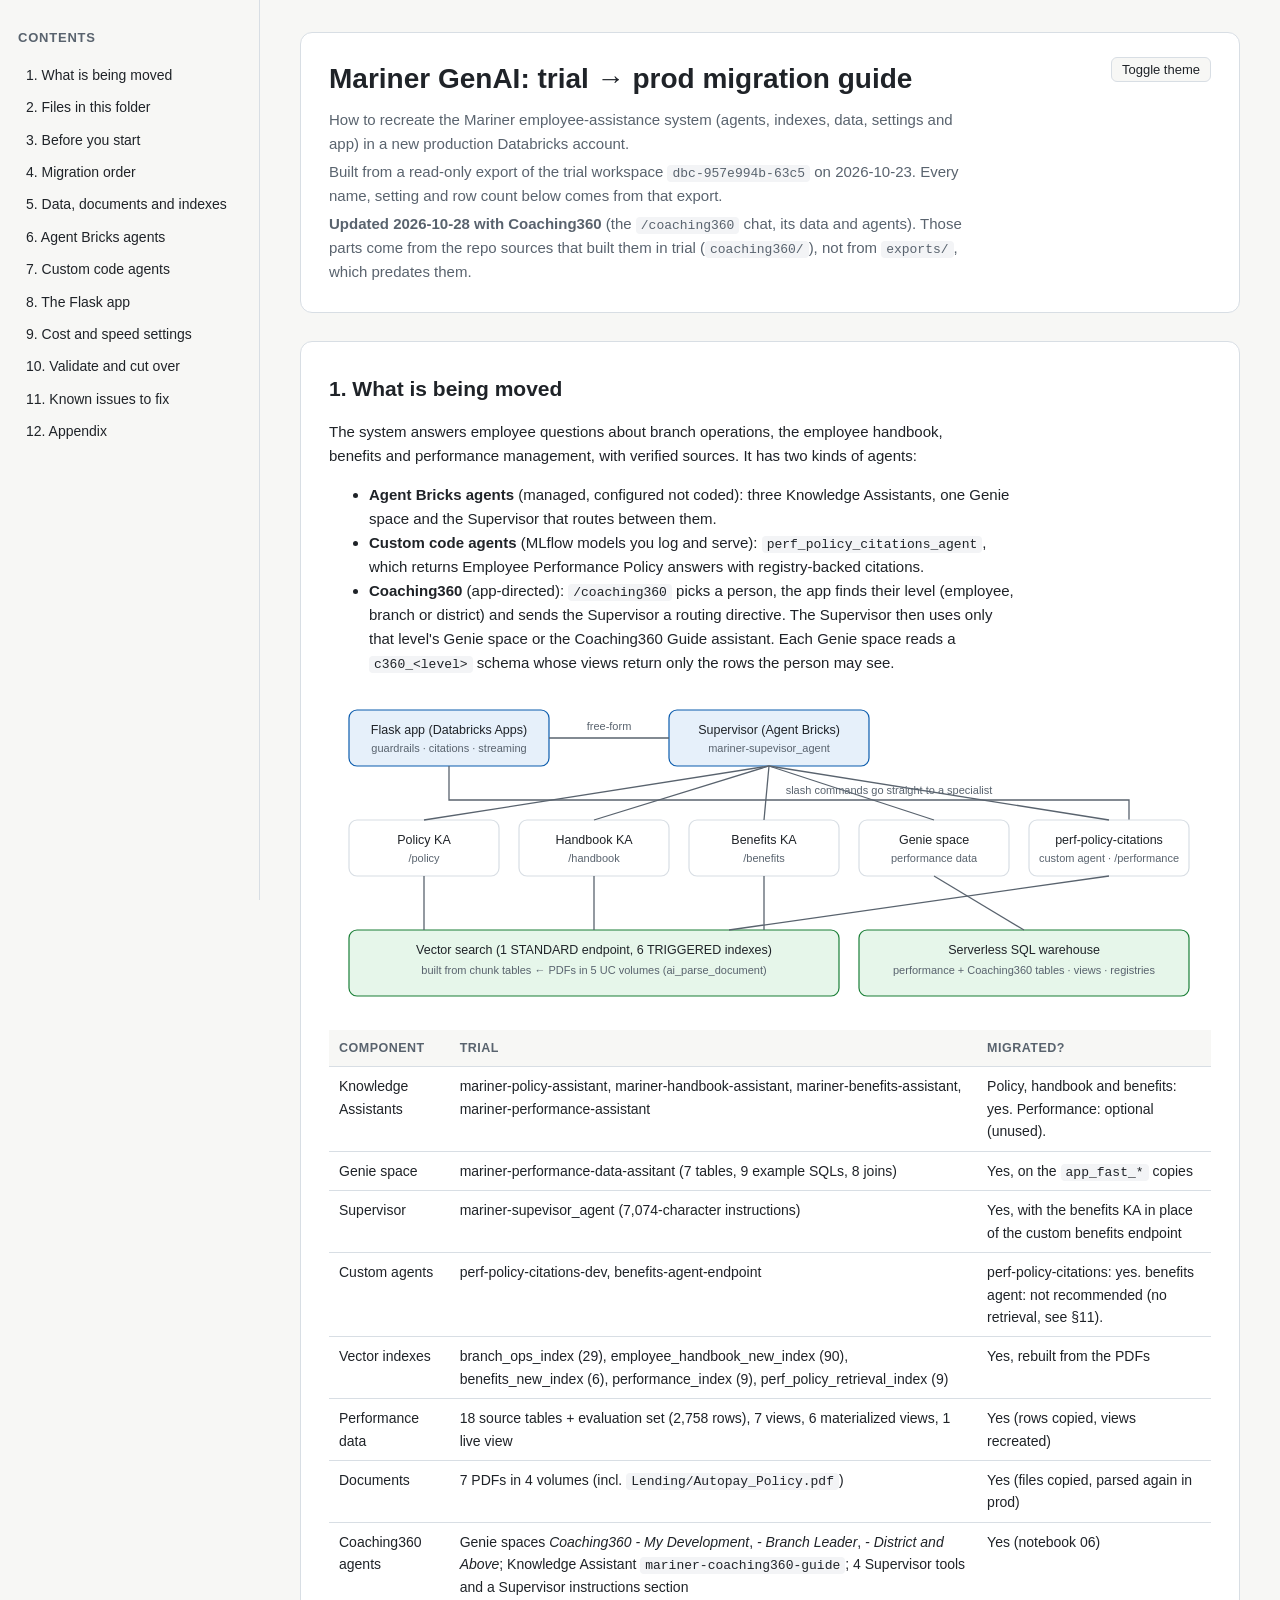
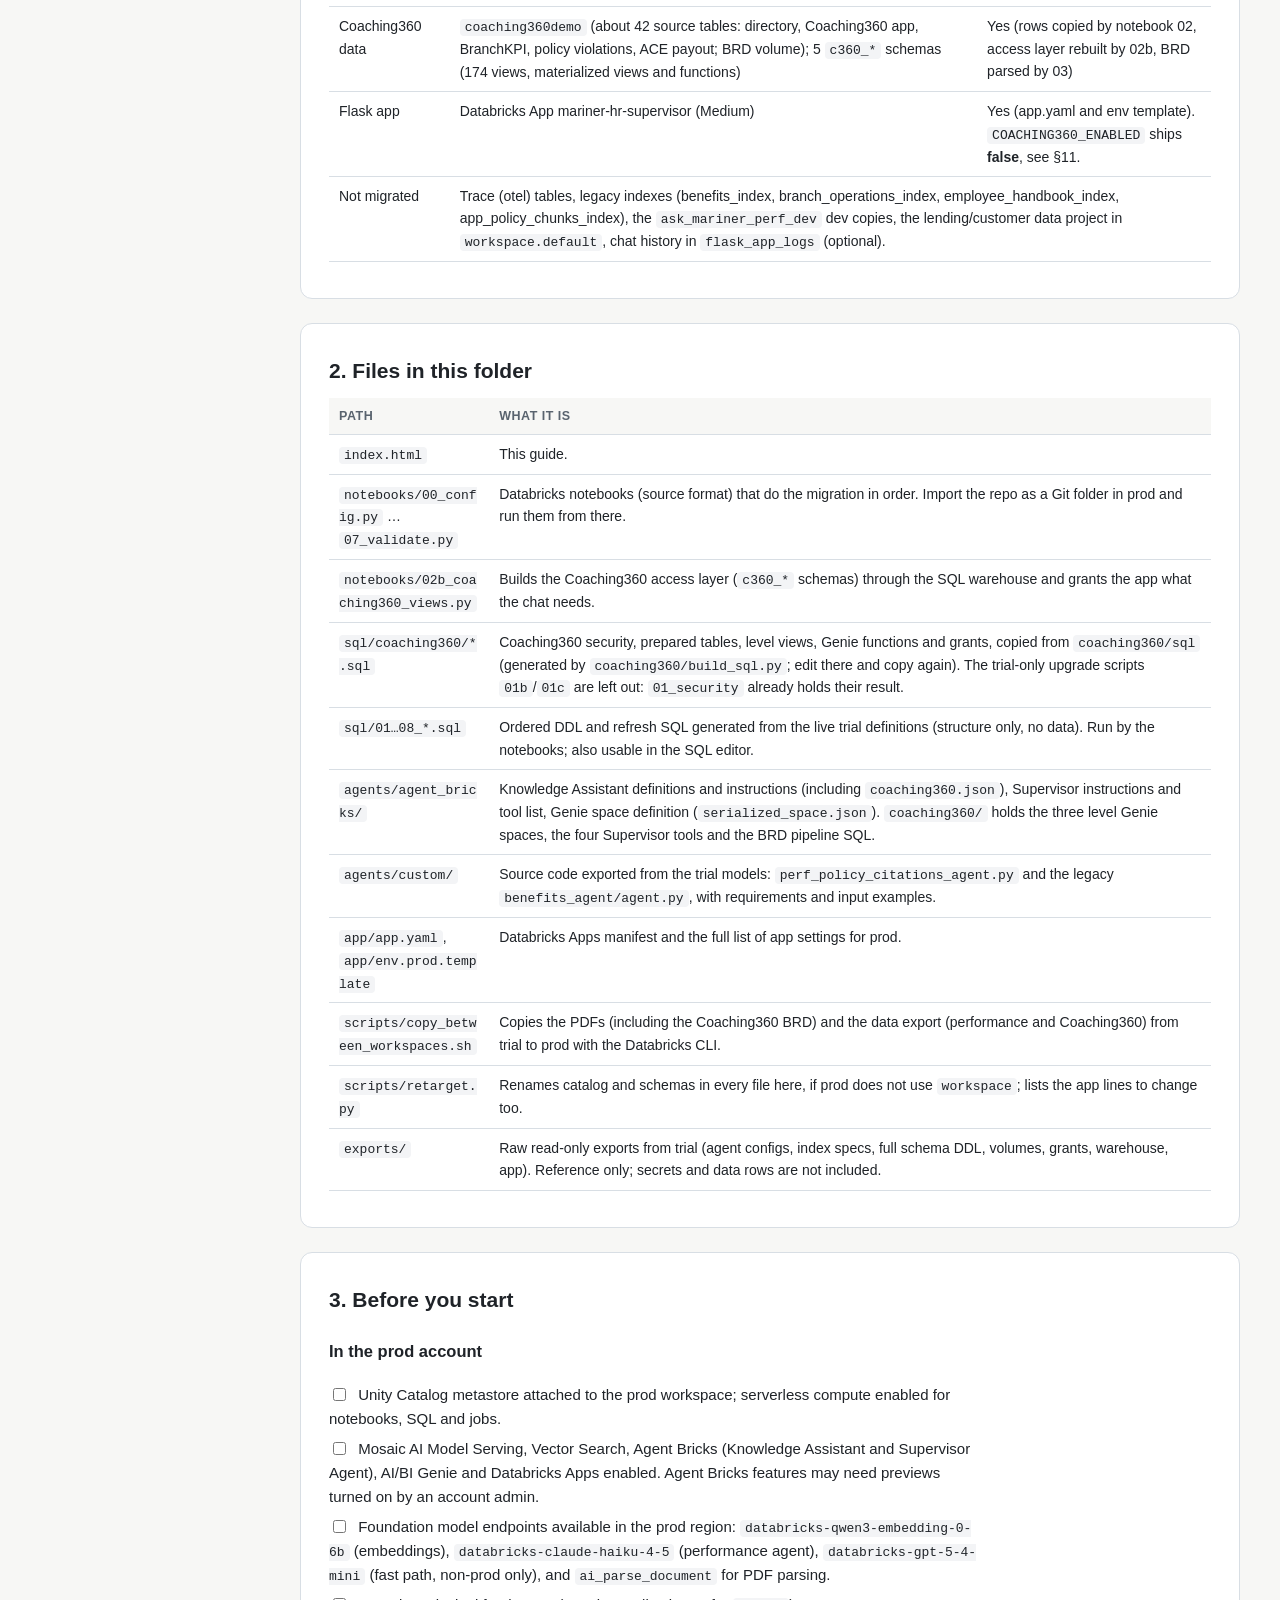
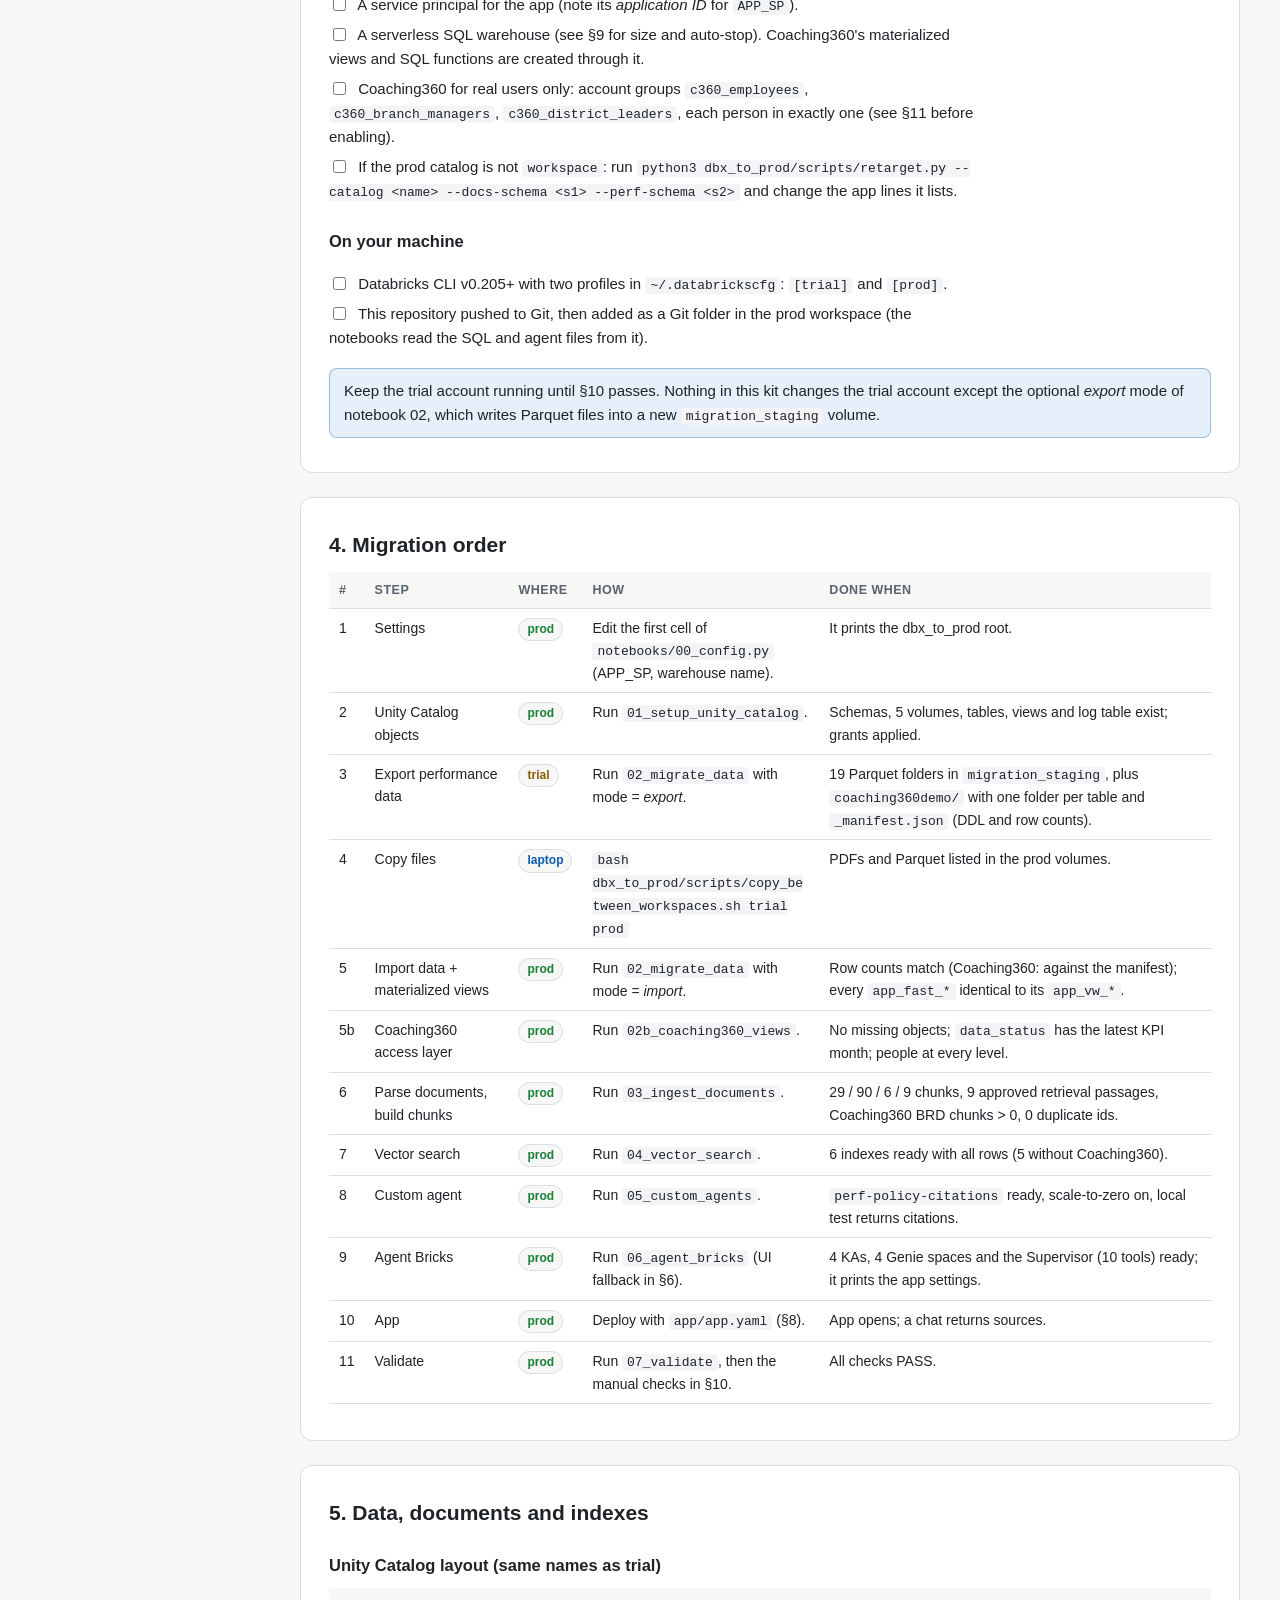
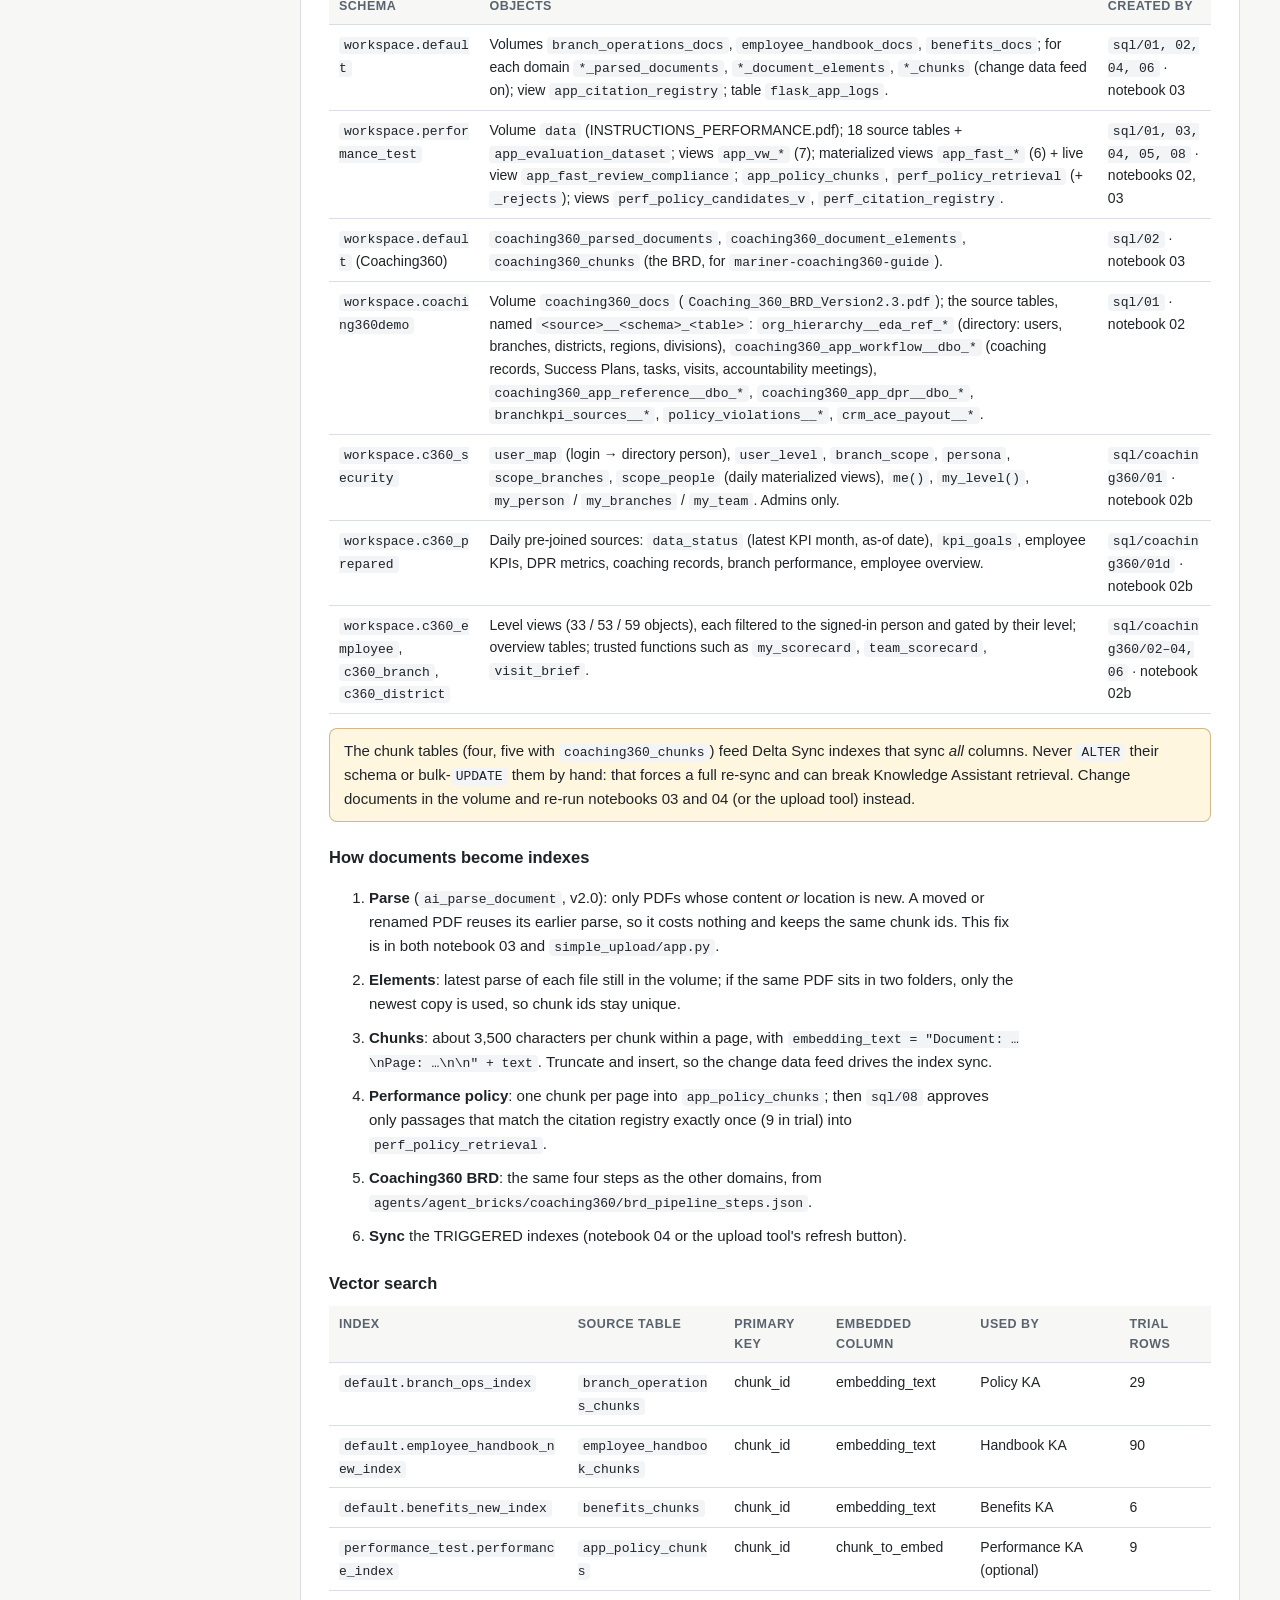
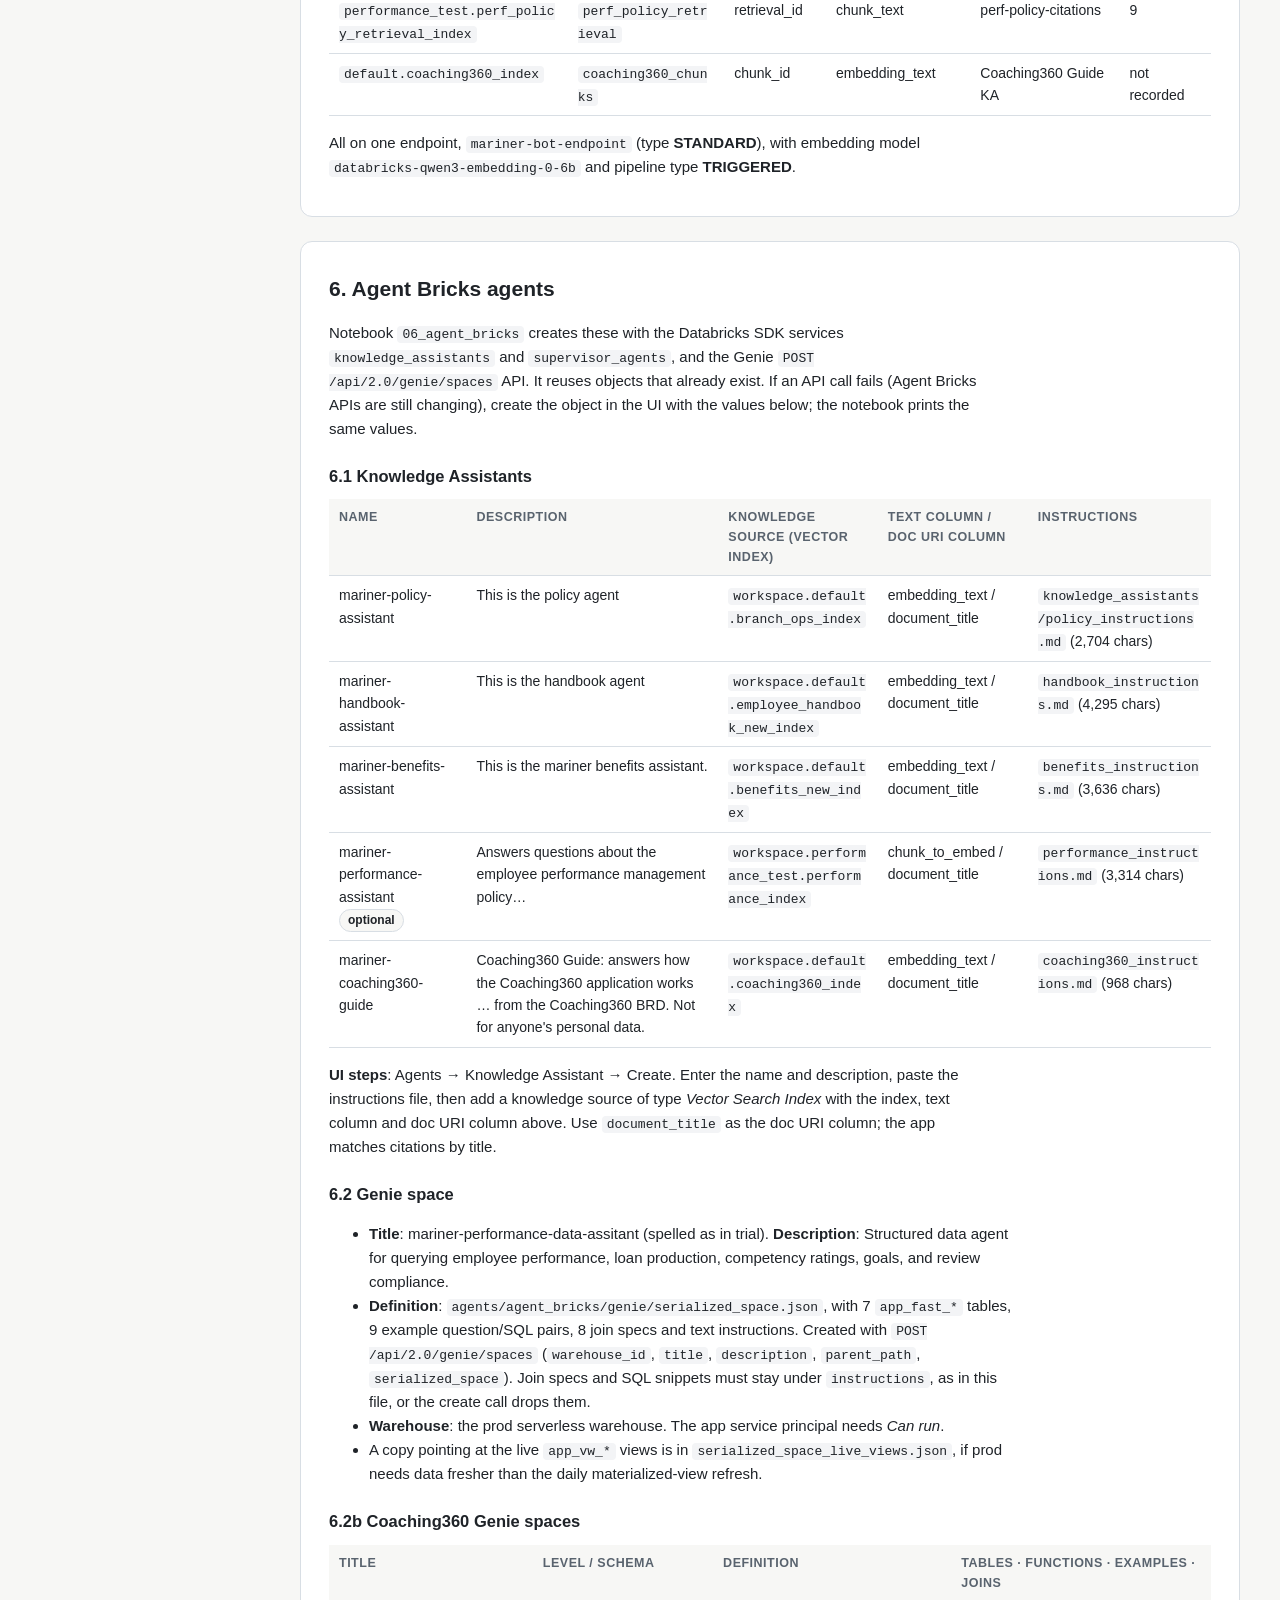
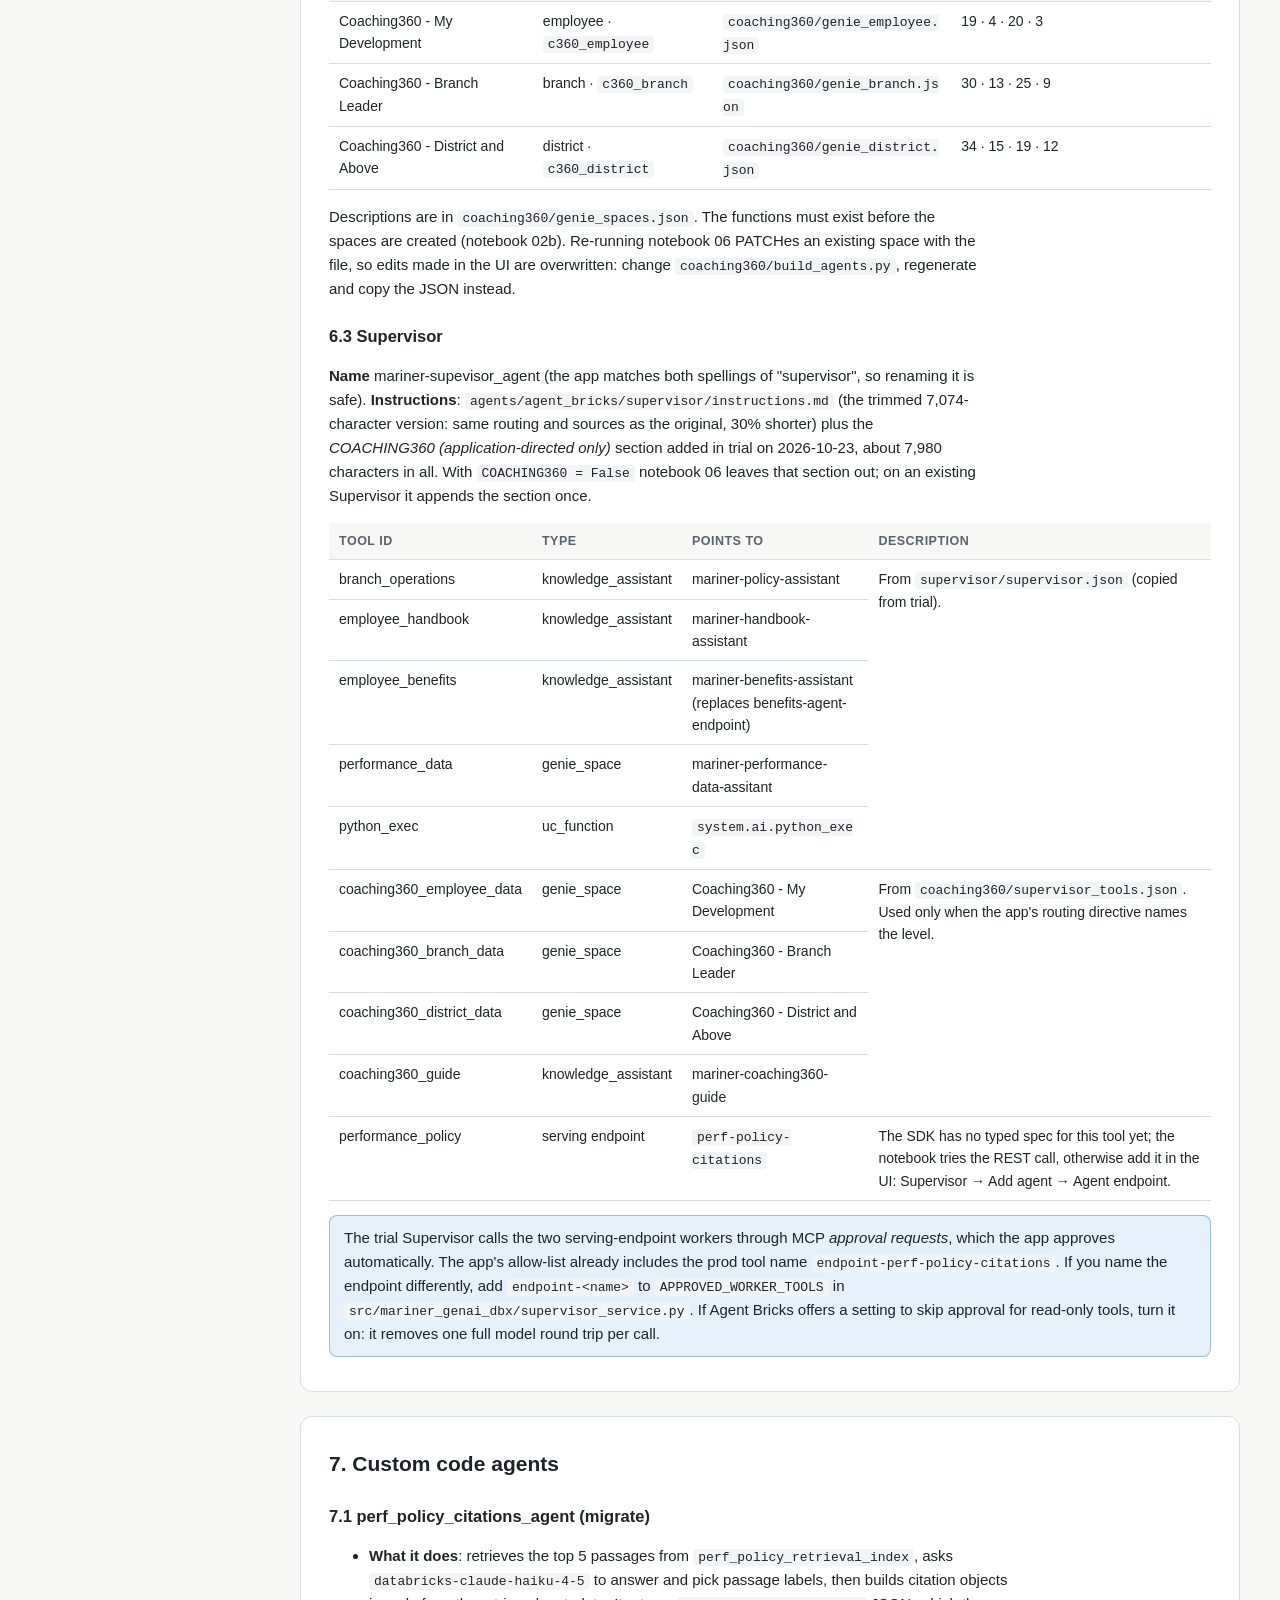
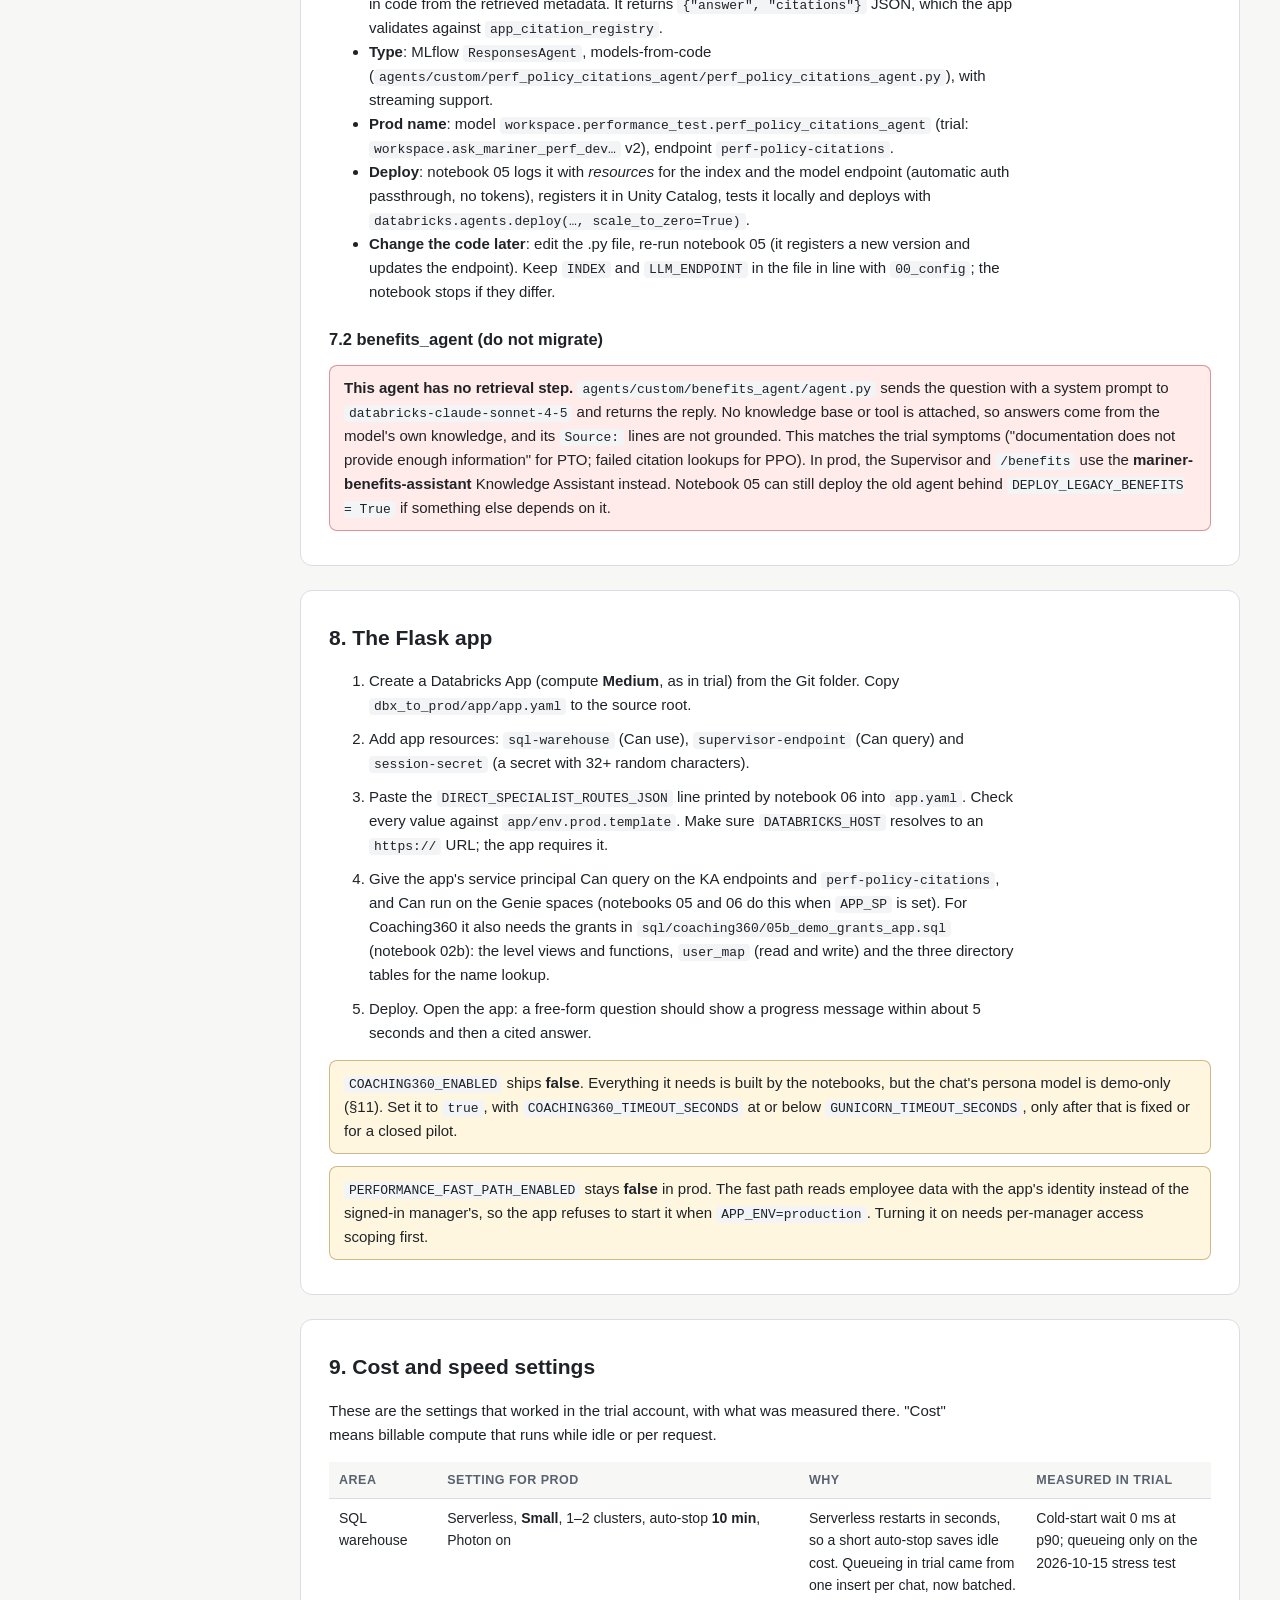
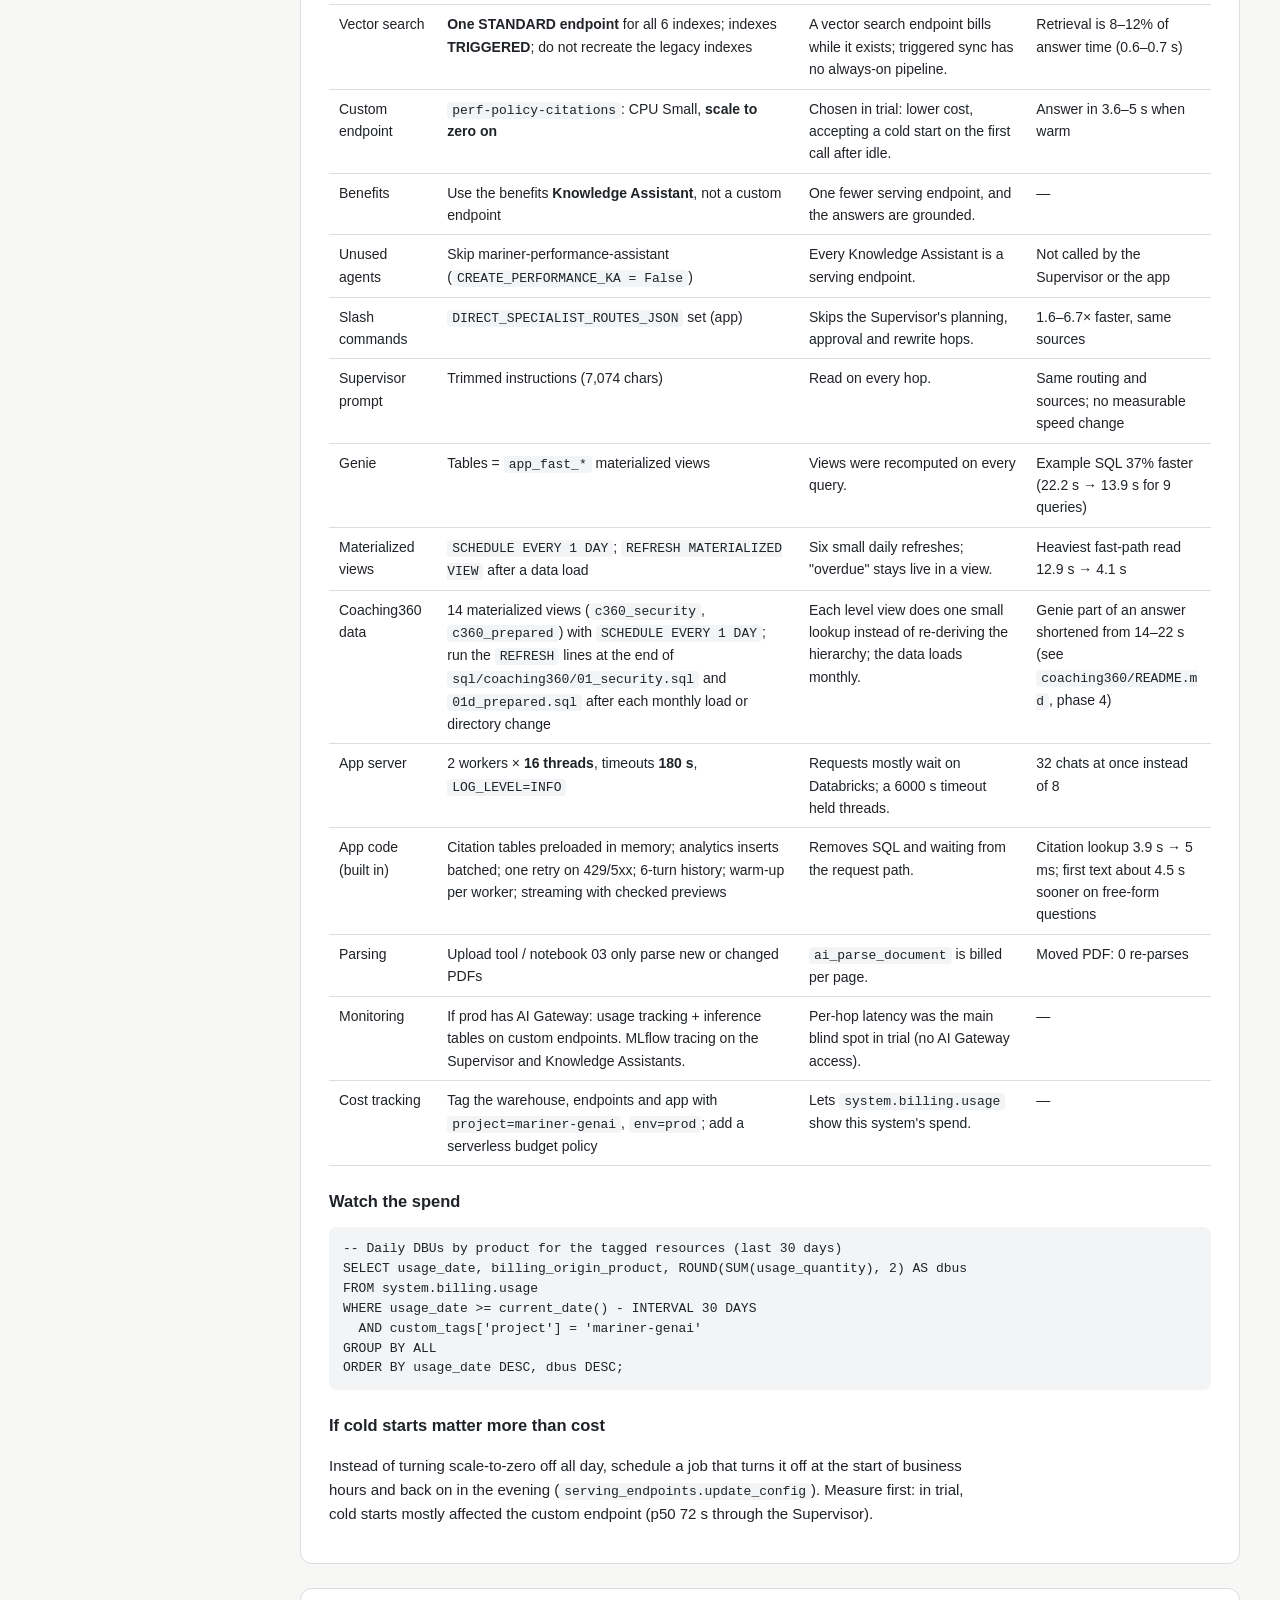
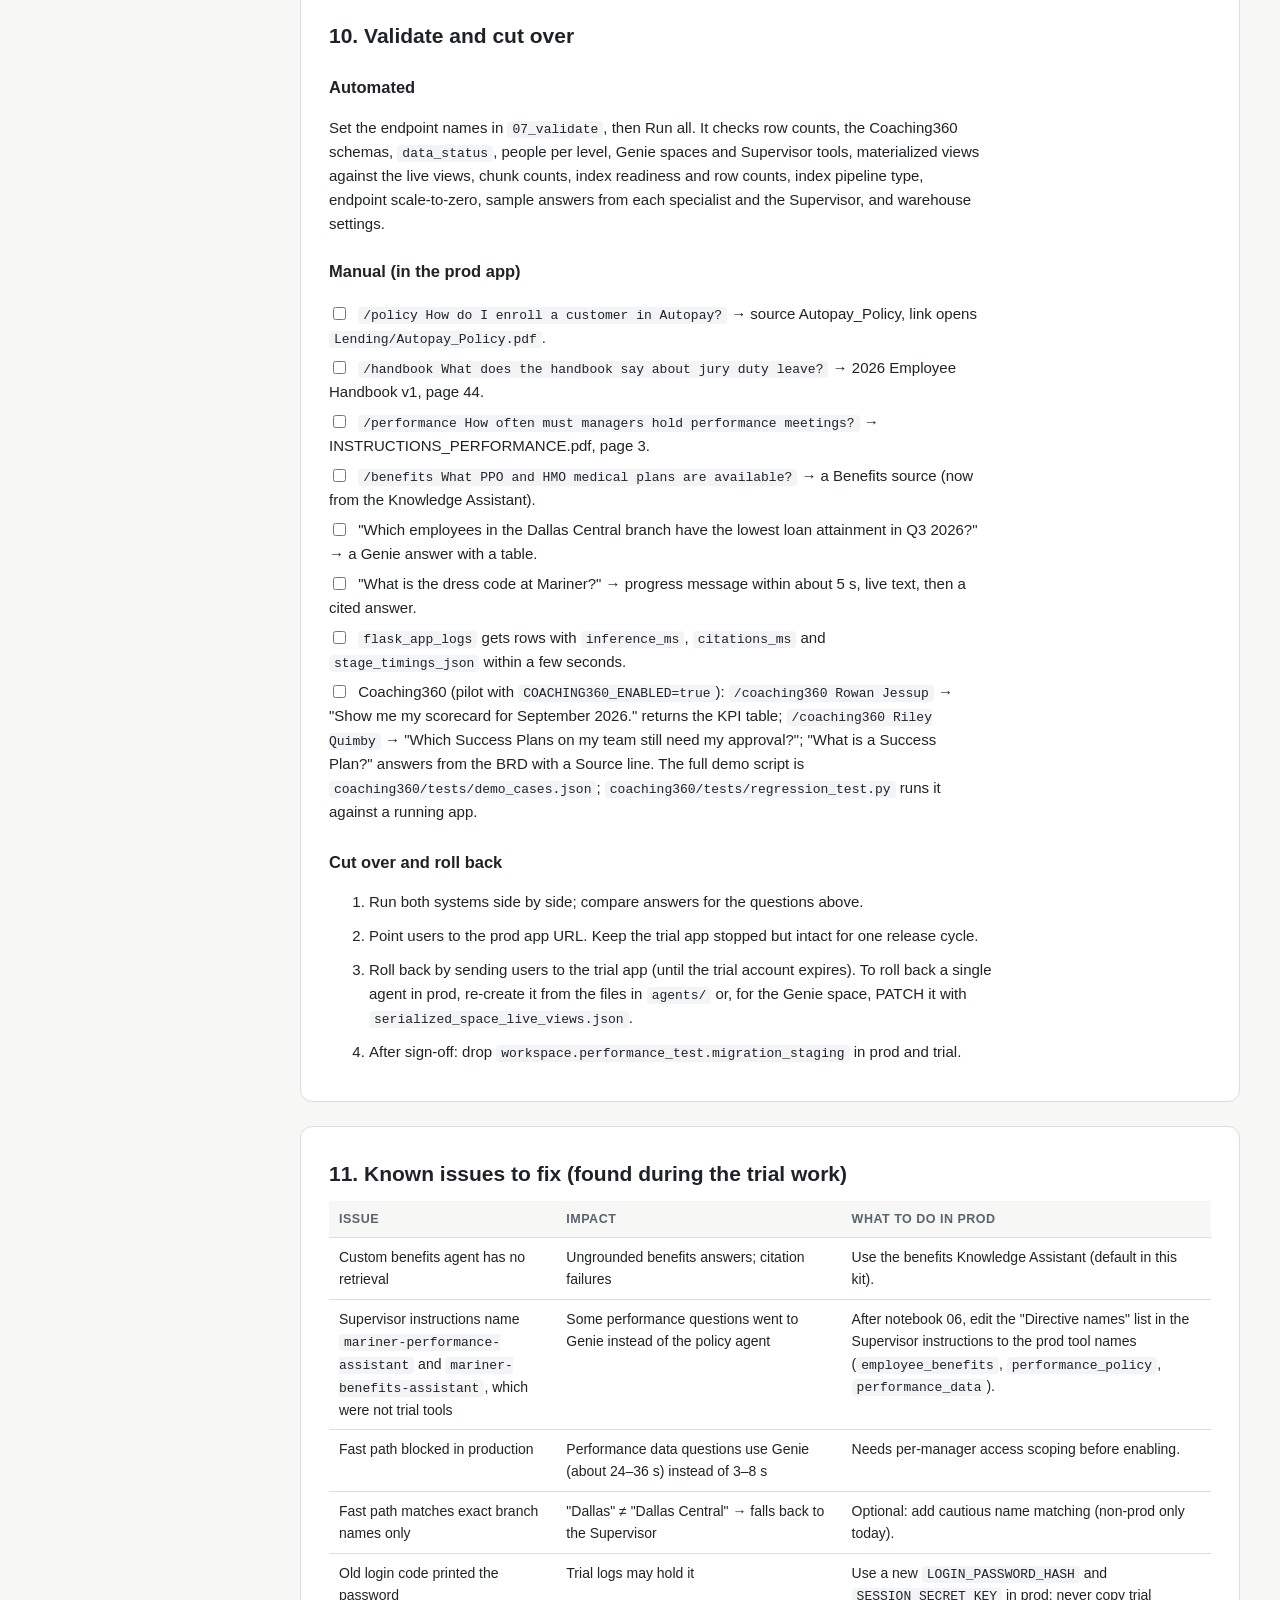
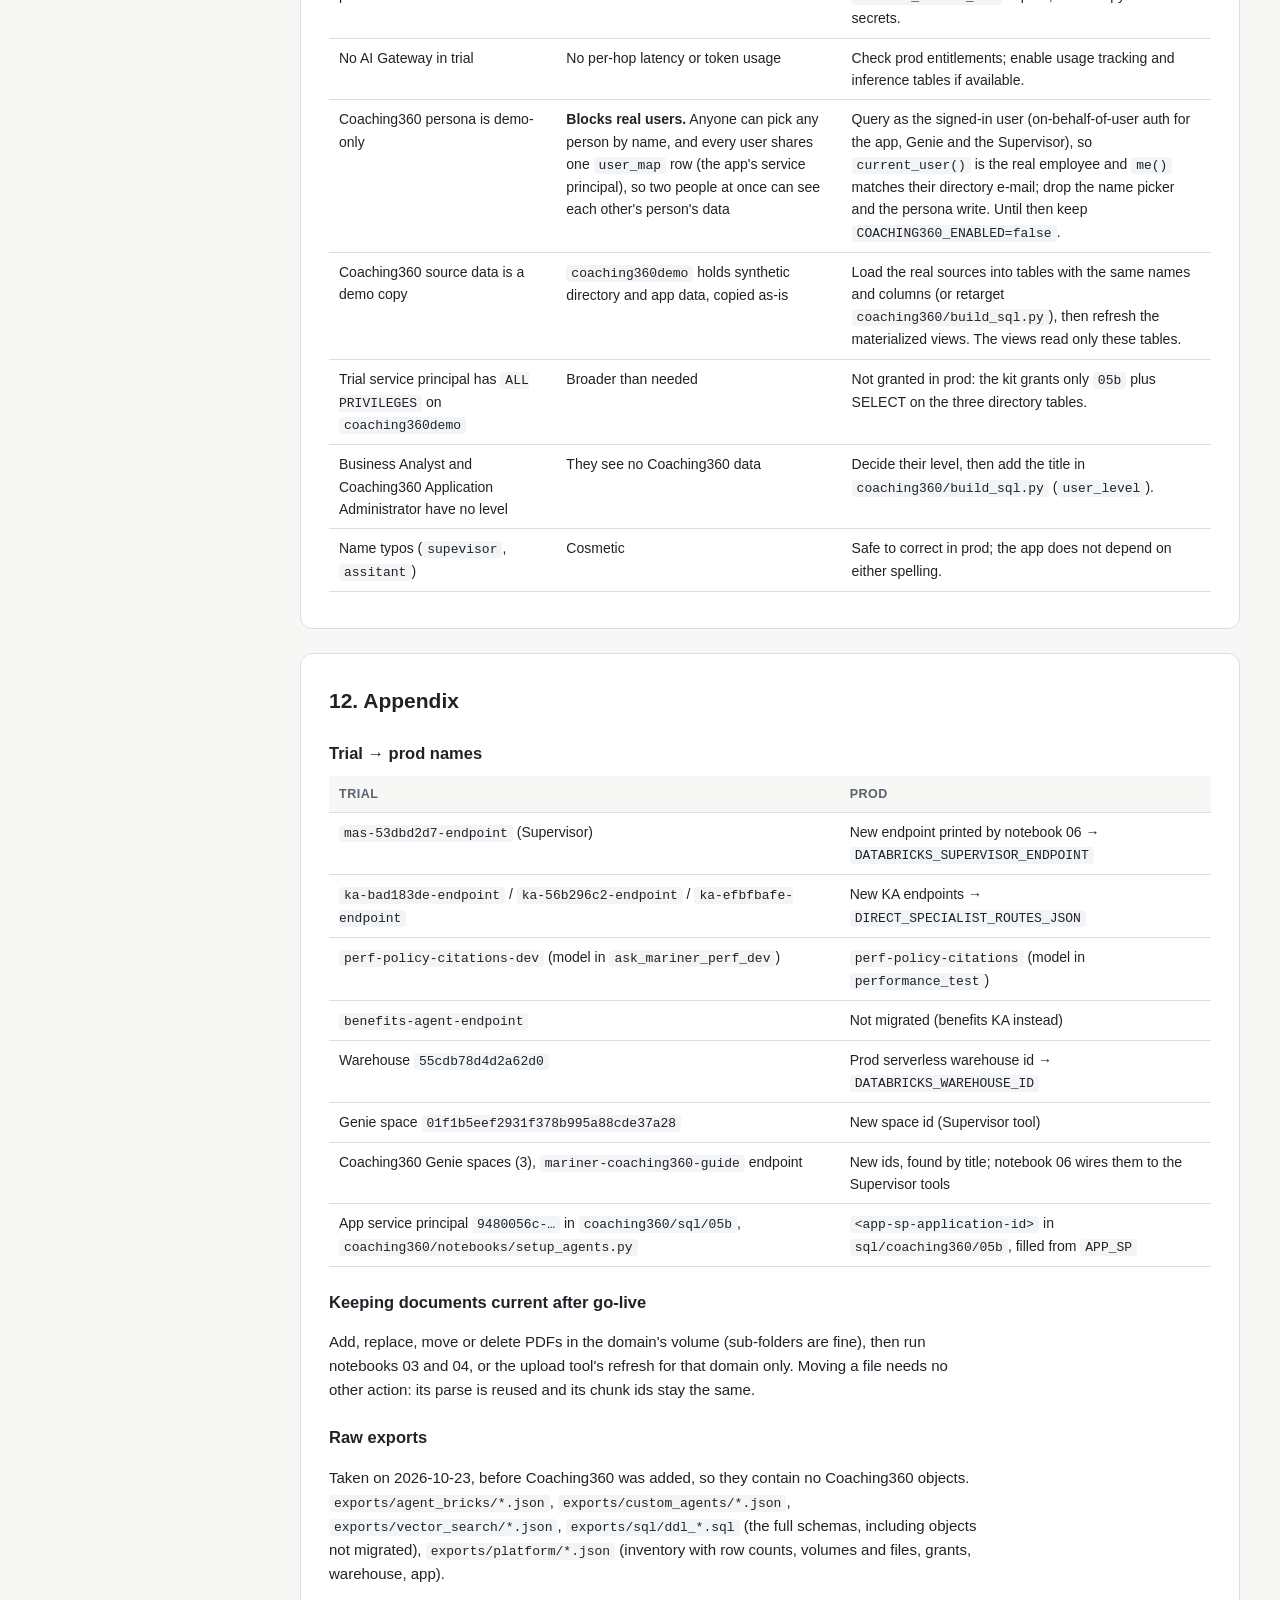
<file: dbx_to_prod/index.html>
<!doctype html>
<html lang="en">
<head>
<meta charset="utf-8">
<meta name="viewport" content="width=device-width, initial-scale=1">
<title>Mariner GenAI Migration Guide</title>
<style>
  :root {
    --bg: #f7f7f5; --surface: #ffffff; --text: #1f2328; --muted: #59636e; --line: #d8dee4;
    --accent: #0b5cad; --accent-soft: #e6f0fa; --warn: #8a5a00; --warn-soft: #fff6e0;
    --bad: #a40e26; --bad-soft: #ffebe9; --good: #1a7f37; --good-soft: #e6f6ea; --code: #f3f4f6;
  }
  @media (prefers-color-scheme: dark) {
    :root:not([data-theme="light"]) {
      --bg: #0f1115; --surface: #171a21; --text: #e6e8eb; --muted: #9aa4af; --line: #2c323c;
      --accent: #6cb6ff; --accent-soft: #15283d; --warn: #e3b341; --warn-soft: #2b2310;
      --bad: #ff8182; --bad-soft: #2d1416; --good: #56d364; --good-soft: #12261a; --code: #1f232b;
    }
  }
  :root[data-theme="dark"] {
    --bg: #0f1115; --surface: #171a21; --text: #e6e8eb; --muted: #9aa4af; --line: #2c323c;
    --accent: #6cb6ff; --accent-soft: #15283d; --warn: #e3b341; --warn-soft: #2b2310;
    --bad: #ff8182; --bad-soft: #2d1416; --good: #56d364; --good-soft: #12261a; --code: #1f232b;
  }
  * { box-sizing: border-box; }
  body { margin: 0; background: var(--bg); color: var(--text);
         font: 15px/1.6 -apple-system, BlinkMacSystemFont, "Segoe UI", Roboto, Helvetica, Arial, sans-serif; }
  .layout { display: grid; grid-template-columns: 260px minmax(0, 1fr); max-width: 1280px; margin: 0 auto; }
  nav { position: sticky; top: 0; height: 100vh; overflow-y: auto; padding: 28px 18px; border-right: 1px solid var(--line); }
  nav h2 { font-size: 13px; text-transform: uppercase; letter-spacing: .06em; color: var(--muted); margin: 0 0 10px; }
  nav a { display: block; padding: 5px 8px; border-radius: 6px; color: var(--text); text-decoration: none; font-size: 14px; }
  nav a:hover { background: var(--accent-soft); color: var(--accent); }
  main { padding: 32px 40px 80px; min-width: 0; }
  header.hero { background: var(--surface); border: 1px solid var(--line); border-radius: 12px; padding: 24px 28px; margin-bottom: 28px; }
  header.hero h1 { margin: 0 0 6px; font-size: 28px; }
  header.hero p { margin: 4px 0; color: var(--muted); }
  section { background: var(--surface); border: 1px solid var(--line); border-radius: 12px; padding: 8px 28px 22px; margin-bottom: 24px; }
  h2 { font-size: 21px; margin: 22px 0 10px; } h3 { font-size: 16.5px; margin: 22px 0 8px; }
  p, li { max-width: 78ch; }
  a { color: var(--accent); }
  code { background: var(--code); padding: 1px 5px; border-radius: 4px; font: 13px/1.45 ui-monospace, SFMono-Regular, Menlo, Consolas, monospace; overflow-wrap: anywhere; }
  pre { background: var(--code); padding: 12px 14px; border-radius: 8px; overflow-x: auto; font: 13px/1.5 ui-monospace, SFMono-Regular, Menlo, Consolas, monospace; }
  pre code { background: none; padding: 0; }
  .table-wrap { overflow-x: auto; margin: 10px 0 14px; }
  table { border-collapse: collapse; width: 100%; font-size: 14px; }
  th, td { text-align: left; vertical-align: top; padding: 8px 10px; border-bottom: 1px solid var(--line); }
  th { font-size: 12.5px; text-transform: uppercase; letter-spacing: .04em; color: var(--muted); background: var(--bg); }
  .note, .warn, .bad, .good { border-radius: 8px; padding: 10px 14px; margin: 12px 0; border: 1px solid; }
  .note { background: var(--accent-soft); border-color: color-mix(in srgb, var(--accent) 35%, transparent); }
  .warn { background: var(--warn-soft); border-color: color-mix(in srgb, var(--warn) 40%, transparent); }
  .bad  { background: var(--bad-soft);  border-color: color-mix(in srgb, var(--bad) 40%, transparent); }
  .good { background: var(--good-soft); border-color: color-mix(in srgb, var(--good) 40%, transparent); }
  .tag { display: inline-block; font-size: 12px; font-weight: 600; padding: 1px 8px; border-radius: 99px; border: 1px solid var(--line); background: var(--bg); white-space: nowrap; }
  .tag.trial { color: var(--warn); } .tag.prod { color: var(--good); } .tag.both { color: var(--accent); }
  ol.steps > li { margin-bottom: 10px; }
  .check { list-style: none; padding-left: 0; } .check li { padding: 3px 0; }
  .check input { margin-right: 8px; transform: translateY(1px); }
  .diagram { width: 100%; height: auto; max-width: 880px; display: block; margin: 8px 0 4px; }
  .diagram text { fill: var(--text); font: 12.5px -apple-system, Segoe UI, sans-serif; }
  .diagram .box { fill: var(--surface); stroke: var(--line); stroke-width: 1.2; }
  .diagram .accent { fill: var(--accent-soft); stroke: var(--accent); }
  .diagram .data { fill: var(--good-soft); stroke: var(--good); }
  .diagram line, .diagram path { stroke: var(--muted); stroke-width: 1.3; fill: none; }
  .diagram .small { font-size: 11px; fill: var(--muted); }
  .theme-toggle { float: right; font-size: 13px; background: var(--bg); color: var(--text); border: 1px solid var(--line); border-radius: 6px; padding: 4px 10px; cursor: pointer; }
  @media (max-width: 900px) {
    .layout { grid-template-columns: 1fr; }
    nav { position: static; height: auto; border-right: 0; border-bottom: 1px solid var(--line); padding: 16px; }
    main { padding: 16px; } section { padding: 4px 16px 16px; } header.hero { padding: 18px 16px; }
  }
  @media print { nav, .theme-toggle { display: none; } .layout { display: block; } section, header.hero { break-inside: avoid-page; border: 0; } }
</style>
</head>
<body>
<div class="layout">
<nav aria-label="Contents">
  <h2>Contents</h2>
  <a href="#overview">1. What is being moved</a>
  <a href="#files">2. Files in this folder</a>
  <a href="#prereq">3. Before you start</a>
  <a href="#order">4. Migration order</a>
  <a href="#data">5. Data, documents and indexes</a>
  <a href="#agentbricks">6. Agent Bricks agents</a>
  <a href="#custom">7. Custom code agents</a>
  <a href="#app">8. The Flask app</a>
  <a href="#cost">9. Cost and speed settings</a>
  <a href="#validate">10. Validate and cut over</a>
  <a href="#issues">11. Known issues to fix</a>
  <a href="#appendix">12. Appendix</a>
</nav>
<main>
<header class="hero">
  <button class="theme-toggle" type="button" id="themeToggle">Toggle theme</button>
  <h1>Mariner GenAI: trial → prod migration guide</h1>
  <p>How to recreate the Mariner employee-assistance system (agents, indexes, data, settings and app) in a new production Databricks account.</p>
  <p>Built from a read-only export of the trial workspace <code>dbc-957e994b-63c5</code> on 2026-10-23. Every name, setting and row count below comes from that export.</p>
  <p><strong>Updated 2026-10-28 with Coaching360</strong> (the <code>/coaching360</code> chat, its data and agents). Those parts come from the repo sources that built them in trial (<code>coaching360/</code>), not from <code>exports/</code>, which predates them.</p>
</header>

<section id="overview">
<h2>1. What is being moved</h2>
<p>The system answers employee questions about branch operations, the employee handbook, benefits and performance management, with verified sources. It has two kinds of agents:</p>
<ul>
  <li><strong>Agent Bricks agents</strong> (managed, configured not coded): three Knowledge Assistants, one Genie space and the Supervisor that routes between them.</li>
  <li><strong>Custom code agents</strong> (MLflow models you log and serve): <code>perf_policy_citations_agent</code>, which returns Employee Performance Policy answers with registry-backed citations.</li>
  <li><strong>Coaching360</strong> (app-directed): <code>/coaching360</code> picks a person, the app finds their level (employee, branch or district) and sends the Supervisor a routing directive. The Supervisor then uses only that level's Genie space or the Coaching360 Guide assistant. Each Genie space reads a <code>c360_&lt;level&gt;</code> schema whose views return only the rows the person may see.</li>
</ul>
<svg class="diagram" viewBox="0 0 880 330" role="img" aria-label="Architecture: the Flask app calls the Supervisor or, for slash commands, a specialist directly. Specialists read vector indexes and SQL views.">
  <rect class="box accent" x="20" y="20" width="200" height="56" rx="8"/><text x="120" y="44" text-anchor="middle">Flask app (Databricks Apps)</text><text class="small" x="120" y="62" text-anchor="middle">guardrails · citations · streaming</text>
  <rect class="box accent" x="340" y="20" width="200" height="56" rx="8"/><text x="440" y="44" text-anchor="middle">Supervisor (Agent Bricks)</text><text class="small" x="440" y="62" text-anchor="middle">mariner-supevisor_agent</text>
  <line x1="220" y1="48" x2="340" y2="48"/><text class="small" x="280" y="40" text-anchor="middle">free-form</text>
  <path d="M120 76 V110 H800 V130"/><text class="small" x="560" y="104" text-anchor="middle">slash commands go straight to a specialist</text>
  <rect class="box" x="20" y="130" width="150" height="56" rx="8"/><text x="95" y="154" text-anchor="middle">Policy KA</text><text class="small" x="95" y="172" text-anchor="middle">/policy</text>
  <rect class="box" x="190" y="130" width="150" height="56" rx="8"/><text x="265" y="154" text-anchor="middle">Handbook KA</text><text class="small" x="265" y="172" text-anchor="middle">/handbook</text>
  <rect class="box" x="360" y="130" width="150" height="56" rx="8"/><text x="435" y="154" text-anchor="middle">Benefits KA</text><text class="small" x="435" y="172" text-anchor="middle">/benefits</text>
  <rect class="box" x="530" y="130" width="150" height="56" rx="8"/><text x="605" y="154" text-anchor="middle">Genie space</text><text class="small" x="605" y="172" text-anchor="middle">performance data</text>
  <rect class="box" x="700" y="130" width="160" height="56" rx="8"/><text x="780" y="154" text-anchor="middle">perf-policy-citations</text><text class="small" x="780" y="172" text-anchor="middle">custom agent · /performance</text>
  <line x1="440" y1="76" x2="95" y2="130"/><line x1="440" y1="76" x2="265" y2="130"/><line x1="440" y1="76" x2="435" y2="130"/><line x1="440" y1="76" x2="605" y2="130"/><line x1="440" y1="76" x2="780" y2="130"/>
  <rect class="box data" x="20" y="240" width="490" height="66" rx="8"/><text x="265" y="264" text-anchor="middle">Vector search (1 STANDARD endpoint, 6 TRIGGERED indexes)</text><text class="small" x="265" y="284" text-anchor="middle">built from chunk tables ← PDFs in 5 UC volumes (ai_parse_document)</text>
  <rect class="box data" x="530" y="240" width="330" height="66" rx="8"/><text x="695" y="264" text-anchor="middle">Serverless SQL warehouse</text><text class="small" x="695" y="284" text-anchor="middle">performance + Coaching360 tables · views · registries</text>
  <line x1="95" y1="186" x2="95" y2="240"/><line x1="265" y1="186" x2="265" y2="240"/><line x1="435" y1="186" x2="435" y2="240"/><line x1="605" y1="186" x2="695" y2="240"/><line x1="780" y1="186" x2="400" y2="240"/>
</svg>
<div class="table-wrap"><table>
  <thead><tr><th>Component</th><th>Trial</th><th>Migrated?</th></tr></thead>
  <tbody>
    <tr><td>Knowledge Assistants</td><td>mariner-policy-assistant, mariner-handbook-assistant, mariner-benefits-assistant, mariner-performance-assistant</td><td>Policy, handbook and benefits: yes. Performance: optional (unused).</td></tr>
    <tr><td>Genie space</td><td>mariner-performance-data-assitant (7 tables, 9 example SQLs, 8 joins)</td><td>Yes, on the <code>app_fast_*</code> copies</td></tr>
    <tr><td>Supervisor</td><td>mariner-supevisor_agent (7,074-character instructions)</td><td>Yes, with the benefits KA in place of the custom benefits endpoint</td></tr>
    <tr><td>Custom agents</td><td>perf-policy-citations-dev, benefits-agent-endpoint</td><td>perf-policy-citations: yes. benefits agent: not recommended (no retrieval, see §11).</td></tr>
    <tr><td>Vector indexes</td><td>branch_ops_index (29), employee_handbook_new_index (90), benefits_new_index (6), performance_index (9), perf_policy_retrieval_index (9)</td><td>Yes, rebuilt from the PDFs</td></tr>
    <tr><td>Performance data</td><td>18 source tables + evaluation set (2,758 rows), 7 views, 6 materialized views, 1 live view</td><td>Yes (rows copied, views recreated)</td></tr>
    <tr><td>Documents</td><td>7 PDFs in 4 volumes (incl. <code>Lending/Autopay_Policy.pdf</code>)</td><td>Yes (files copied, parsed again in prod)</td></tr>
    <tr><td>Coaching360 agents</td><td>Genie spaces <em>Coaching360 - My Development</em>, <em>- Branch Leader</em>, <em>- District and Above</em>; Knowledge Assistant <code>mariner-coaching360-guide</code>; 4 Supervisor tools and a Supervisor instructions section</td><td>Yes (notebook 06)</td></tr>
    <tr><td>Coaching360 data</td><td><code>coaching360demo</code> (about 42 source tables: directory, Coaching360 app, BranchKPI, policy violations, ACE payout; BRD volume); 5 <code>c360_*</code> schemas (174 views, materialized views and functions)</td><td>Yes (rows copied by notebook 02, access layer rebuilt by 02b, BRD parsed by 03)</td></tr>
    <tr><td>Flask app</td><td>Databricks App mariner-hr-supervisor (Medium)</td><td>Yes (app.yaml and env template). <code>COACHING360_ENABLED</code> ships <strong>false</strong>, see §11.</td></tr>
    <tr><td>Not migrated</td><td colspan="2">Trace (otel) tables, legacy indexes (benefits_index, branch_operations_index, employee_handbook_index, app_policy_chunks_index), the <code>ask_mariner_perf_dev</code> dev copies, the lending/customer data project in <code>workspace.default</code>, chat history in <code>flask_app_logs</code> (optional).</td></tr>
  </tbody>
</table></div>
</section>

<section id="files">
<h2>2. Files in this folder</h2>
<div class="table-wrap"><table>
  <thead><tr><th>Path</th><th>What it is</th></tr></thead>
  <tbody>
    <tr><td><code>index.html</code></td><td>This guide.</td></tr>
    <tr><td><code>notebooks/00_config.py</code> … <code>07_validate.py</code></td><td>Databricks notebooks (source format) that do the migration in order. Import the repo as a Git folder in prod and run them from there.</td></tr>
    <tr><td><code>notebooks/02b_coaching360_views.py</code></td><td>Builds the Coaching360 access layer (<code>c360_*</code> schemas) through the SQL warehouse and grants the app what the chat needs.</td></tr>
    <tr><td><code>sql/coaching360/*.sql</code></td><td>Coaching360 security, prepared tables, level views, Genie functions and grants, copied from <code>coaching360/sql</code> (generated by <code>coaching360/build_sql.py</code>; edit there and copy again). The trial-only upgrade scripts <code>01b</code>/<code>01c</code> are left out: <code>01_security</code> already holds their result.</td></tr>
    <tr><td><code>sql/01…08_*.sql</code></td><td>Ordered DDL and refresh SQL generated from the live trial definitions (structure only, no data). Run by the notebooks; also usable in the SQL editor.</td></tr>
    <tr><td><code>agents/agent_bricks/</code></td><td>Knowledge Assistant definitions and instructions (including <code>coaching360.json</code>), Supervisor instructions and tool list, Genie space definition (<code>serialized_space.json</code>). <code>coaching360/</code> holds the three level Genie spaces, the four Supervisor tools and the BRD pipeline SQL.</td></tr>
    <tr><td><code>agents/custom/</code></td><td>Source code exported from the trial models: <code>perf_policy_citations_agent.py</code> and the legacy <code>benefits_agent/agent.py</code>, with requirements and input examples.</td></tr>
    <tr><td><code>app/app.yaml</code>, <code>app/env.prod.template</code></td><td>Databricks Apps manifest and the full list of app settings for prod.</td></tr>
    <tr><td><code>scripts/copy_between_workspaces.sh</code></td><td>Copies the PDFs (including the Coaching360 BRD) and the data export (performance and Coaching360) from trial to prod with the Databricks CLI.</td></tr>
    <tr><td><code>scripts/retarget.py</code></td><td>Renames catalog and schemas in every file here, if prod does not use <code>workspace</code>; lists the app lines to change too.</td></tr>
    <tr><td><code>exports/</code></td><td>Raw read-only exports from trial (agent configs, index specs, full schema DDL, volumes, grants, warehouse, app). Reference only; secrets and data rows are not included.</td></tr>
  </tbody>
</table></div>
</section>

<section id="prereq">
<h2>3. Before you start</h2>
<h3>In the prod account</h3>
<ul class="check">
  <li><label><input type="checkbox"> Unity Catalog metastore attached to the prod workspace; serverless compute enabled for notebooks, SQL and jobs.</label></li>
  <li><label><input type="checkbox"> Mosaic AI Model Serving, Vector Search, Agent Bricks (Knowledge Assistant and Supervisor Agent), AI/BI Genie and Databricks Apps enabled. Agent Bricks features may need previews turned on by an account admin.</label></li>
  <li><label><input type="checkbox"> Foundation model endpoints available in the prod region: <code>databricks-qwen3-embedding-0-6b</code> (embeddings), <code>databricks-claude-haiku-4-5</code> (performance agent), <code>databricks-gpt-5-4-mini</code> (fast path, non-prod only), and <code>ai_parse_document</code> for PDF parsing.</label></li>
  <li><label><input type="checkbox"> A service principal for the app (note its <em>application ID</em> for <code>APP_SP</code>).</label></li>
  <li><label><input type="checkbox"> A serverless SQL warehouse (see §9 for size and auto-stop). Coaching360's materialized views and SQL functions are created through it.</label></li>
  <li><label><input type="checkbox"> Coaching360 for real users only: account groups <code>c360_employees</code>, <code>c360_branch_managers</code>, <code>c360_district_leaders</code>, each person in exactly one (see §11 before enabling).</label></li>
  <li><label><input type="checkbox"> If the prod catalog is not <code>workspace</code>: run <code>python3 dbx_to_prod/scripts/retarget.py --catalog &lt;name&gt; --docs-schema &lt;s1&gt; --perf-schema &lt;s2&gt;</code> and change the app lines it lists.</label></li>
</ul>
<h3>On your machine</h3>
<ul class="check">
  <li><label><input type="checkbox"> Databricks CLI v0.205+ with two profiles in <code>~/.databrickscfg</code>: <code>[trial]</code> and <code>[prod]</code>.</label></li>
  <li><label><input type="checkbox"> This repository pushed to Git, then added as a Git folder in the prod workspace (the notebooks read the SQL and agent files from it).</label></li>
</ul>
<div class="note">Keep the trial account running until §10 passes. Nothing in this kit changes the trial account except the optional <em>export</em> mode of notebook 02, which writes Parquet files into a new <code>migration_staging</code> volume.</div>
</section>

<section id="order">
<h2>4. Migration order</h2>
<div class="table-wrap"><table>
  <thead><tr><th>#</th><th>Step</th><th>Where</th><th>How</th><th>Done when</th></tr></thead>
  <tbody>
    <tr><td>1</td><td>Settings</td><td><span class="tag prod">prod</span></td><td>Edit the first cell of <code>notebooks/00_config.py</code> (APP_SP, warehouse name).</td><td>It prints the dbx_to_prod root.</td></tr>
    <tr><td>2</td><td>Unity Catalog objects</td><td><span class="tag prod">prod</span></td><td>Run <code>01_setup_unity_catalog</code>.</td><td>Schemas, 5 volumes, tables, views and log table exist; grants applied.</td></tr>
    <tr><td>3</td><td>Export performance data</td><td><span class="tag trial">trial</span></td><td>Run <code>02_migrate_data</code> with mode = <em>export</em>.</td><td>19 Parquet folders in <code>migration_staging</code>, plus <code>coaching360demo/</code> with one folder per table and <code>_manifest.json</code> (DDL and row counts).</td></tr>
    <tr><td>4</td><td>Copy files</td><td><span class="tag both">laptop</span></td><td><code>bash dbx_to_prod/scripts/copy_between_workspaces.sh trial prod</code></td><td>PDFs and Parquet listed in the prod volumes.</td></tr>
    <tr><td>5</td><td>Import data + materialized views</td><td><span class="tag prod">prod</span></td><td>Run <code>02_migrate_data</code> with mode = <em>import</em>.</td><td>Row counts match (Coaching360: against the manifest); every <code>app_fast_*</code> identical to its <code>app_vw_*</code>.</td></tr>
    <tr><td>5b</td><td>Coaching360 access layer</td><td><span class="tag prod">prod</span></td><td>Run <code>02b_coaching360_views</code>.</td><td>No missing objects; <code>data_status</code> has the latest KPI month; people at every level.</td></tr>
    <tr><td>6</td><td>Parse documents, build chunks</td><td><span class="tag prod">prod</span></td><td>Run <code>03_ingest_documents</code>.</td><td>29 / 90 / 6 / 9 chunks, 9 approved retrieval passages, Coaching360 BRD chunks &gt; 0, 0 duplicate ids.</td></tr>
    <tr><td>7</td><td>Vector search</td><td><span class="tag prod">prod</span></td><td>Run <code>04_vector_search</code>.</td><td>6 indexes ready with all rows (5 without Coaching360).</td></tr>
    <tr><td>8</td><td>Custom agent</td><td><span class="tag prod">prod</span></td><td>Run <code>05_custom_agents</code>.</td><td><code>perf-policy-citations</code> ready, scale-to-zero on, local test returns citations.</td></tr>
    <tr><td>9</td><td>Agent Bricks</td><td><span class="tag prod">prod</span></td><td>Run <code>06_agent_bricks</code> (UI fallback in §6).</td><td>4 KAs, 4 Genie spaces and the Supervisor (10 tools) ready; it prints the app settings.</td></tr>
    <tr><td>10</td><td>App</td><td><span class="tag prod">prod</span></td><td>Deploy with <code>app/app.yaml</code> (§8).</td><td>App opens; a chat returns sources.</td></tr>
    <tr><td>11</td><td>Validate</td><td><span class="tag prod">prod</span></td><td>Run <code>07_validate</code>, then the manual checks in §10.</td><td>All checks PASS.</td></tr>
  </tbody>
</table></div>
</section>

<section id="data">
<h2>5. Data, documents and indexes</h2>
<h3>Unity Catalog layout (same names as trial)</h3>
<div class="table-wrap"><table>
  <thead><tr><th>Schema</th><th>Objects</th><th>Created by</th></tr></thead>
  <tbody>
    <tr><td><code>workspace.default</code></td><td>Volumes <code>branch_operations_docs</code>, <code>employee_handbook_docs</code>, <code>benefits_docs</code>; for each domain <code>*_parsed_documents</code>, <code>*_document_elements</code>, <code>*_chunks</code> (change data feed on); view <code>app_citation_registry</code>; table <code>flask_app_logs</code>.</td><td><code>sql/01, 02, 04, 06</code> · notebook 03</td></tr>
    <tr><td><code>workspace.performance_test</code></td><td>Volume <code>data</code> (INSTRUCTIONS_PERFORMANCE.pdf); 18 source tables + <code>app_evaluation_dataset</code>; views <code>app_vw_*</code> (7); materialized views <code>app_fast_*</code> (6) + live view <code>app_fast_review_compliance</code>; <code>app_policy_chunks</code>, <code>perf_policy_retrieval</code> (+ <code>_rejects</code>); views <code>perf_policy_candidates_v</code>, <code>perf_citation_registry</code>.</td><td><code>sql/01, 03, 04, 05, 08</code> · notebooks 02, 03</td></tr>
    <tr><td><code>workspace.default</code> (Coaching360)</td><td><code>coaching360_parsed_documents</code>, <code>coaching360_document_elements</code>, <code>coaching360_chunks</code> (the BRD, for <code>mariner-coaching360-guide</code>).</td><td><code>sql/02</code> · notebook 03</td></tr>
    <tr><td><code>workspace.coaching360demo</code></td><td>Volume <code>coaching360_docs</code> (<code>Coaching_360_BRD_Version2.3.pdf</code>); the source tables, named <code>&lt;source&gt;__&lt;schema&gt;_&lt;table&gt;</code>: <code>org_hierarchy__eda_ref_*</code> (directory: users, branches, districts, regions, divisions), <code>coaching360_app_workflow__dbo_*</code> (coaching records, Success Plans, tasks, visits, accountability meetings), <code>coaching360_app_reference__dbo_*</code>, <code>coaching360_app_dpr__dbo_*</code>, <code>branchkpi_sources__*</code>, <code>policy_violations__*</code>, <code>crm_ace_payout__*</code>.</td><td><code>sql/01</code> · notebook 02</td></tr>
    <tr><td><code>workspace.c360_security</code></td><td><code>user_map</code> (login → directory person), <code>user_level</code>, <code>branch_scope</code>, <code>persona</code>, <code>scope_branches</code>, <code>scope_people</code> (daily materialized views), <code>me()</code>, <code>my_level()</code>, <code>my_person</code> / <code>my_branches</code> / <code>my_team</code>. Admins only.</td><td><code>sql/coaching360/01</code> · notebook 02b</td></tr>
    <tr><td><code>workspace.c360_prepared</code></td><td>Daily pre-joined sources: <code>data_status</code> (latest KPI month, as-of date), <code>kpi_goals</code>, employee KPIs, DPR metrics, coaching records, branch performance, employee overview.</td><td><code>sql/coaching360/01d</code> · notebook 02b</td></tr>
    <tr><td><code>workspace.c360_employee</code>, <code>c360_branch</code>, <code>c360_district</code></td><td>Level views (33 / 53 / 59 objects), each filtered to the signed-in person and gated by their level; overview tables; trusted functions such as <code>my_scorecard</code>, <code>team_scorecard</code>, <code>visit_brief</code>.</td><td><code>sql/coaching360/02–04, 06</code> · notebook 02b</td></tr>
  </tbody>
</table></div>
<div class="warn">The chunk tables (four, five with <code>coaching360_chunks</code>) feed Delta Sync indexes that sync <em>all</em> columns. Never <code>ALTER</code> their schema or bulk-<code>UPDATE</code> them by hand: that forces a full re-sync and can break Knowledge Assistant retrieval. Change documents in the volume and re-run notebooks 03 and 04 (or the upload tool) instead.</div>
<h3>How documents become indexes</h3>
<ol class="steps">
  <li><strong>Parse</strong> (<code>ai_parse_document</code>, v2.0): only PDFs whose content <em>or</em> location is new. A moved or renamed PDF reuses its earlier parse, so it costs nothing and keeps the same chunk ids. This fix is in both notebook 03 and <code>simple_upload/app.py</code>.</li>
  <li><strong>Elements</strong>: latest parse of each file still in the volume; if the same PDF sits in two folders, only the newest copy is used, so chunk ids stay unique.</li>
  <li><strong>Chunks</strong>: about 3,500 characters per chunk within a page, with <code>embedding_text = "Document: …\nPage: …\n\n" + text</code>. Truncate and insert, so the change data feed drives the index sync.</li>
  <li><strong>Performance policy</strong>: one chunk per page into <code>app_policy_chunks</code>; then <code>sql/08</code> approves only passages that match the citation registry exactly once (9 in trial) into <code>perf_policy_retrieval</code>.</li>
  <li><strong>Coaching360 BRD</strong>: the same four steps as the other domains, from <code>agents/agent_bricks/coaching360/brd_pipeline_steps.json</code>.</li>
  <li><strong>Sync</strong> the TRIGGERED indexes (notebook 04 or the upload tool's refresh button).</li>
</ol>
<h3>Vector search</h3>
<div class="table-wrap"><table>
  <thead><tr><th>Index</th><th>Source table</th><th>Primary key</th><th>Embedded column</th><th>Used by</th><th>Trial rows</th></tr></thead>
  <tbody>
    <tr><td><code>default.branch_ops_index</code></td><td><code>branch_operations_chunks</code></td><td>chunk_id</td><td>embedding_text</td><td>Policy KA</td><td>29</td></tr>
    <tr><td><code>default.employee_handbook_new_index</code></td><td><code>employee_handbook_chunks</code></td><td>chunk_id</td><td>embedding_text</td><td>Handbook KA</td><td>90</td></tr>
    <tr><td><code>default.benefits_new_index</code></td><td><code>benefits_chunks</code></td><td>chunk_id</td><td>embedding_text</td><td>Benefits KA</td><td>6</td></tr>
    <tr><td><code>performance_test.performance_index</code></td><td><code>app_policy_chunks</code></td><td>chunk_id</td><td>chunk_to_embed</td><td>Performance KA (optional)</td><td>9</td></tr>
    <tr><td><code>performance_test.perf_policy_retrieval_index</code></td><td><code>perf_policy_retrieval</code></td><td>retrieval_id</td><td>chunk_text</td><td>perf-policy-citations</td><td>9</td></tr>
    <tr><td><code>default.coaching360_index</code></td><td><code>coaching360_chunks</code></td><td>chunk_id</td><td>embedding_text</td><td>Coaching360 Guide KA</td><td>not recorded</td></tr>
  </tbody>
</table></div>
<p>All on one endpoint, <code>mariner-bot-endpoint</code> (type <strong>STANDARD</strong>), with embedding model <code>databricks-qwen3-embedding-0-6b</code> and pipeline type <strong>TRIGGERED</strong>.</p>
</section>

<section id="agentbricks">
<h2>6. Agent Bricks agents</h2>
<p>Notebook <code>06_agent_bricks</code> creates these with the Databricks SDK services <code>knowledge_assistants</code> and <code>supervisor_agents</code>, and the Genie <code>POST /api/2.0/genie/spaces</code> API. It reuses objects that already exist. If an API call fails (Agent Bricks APIs are still changing), create the object in the UI with the values below; the notebook prints the same values.</p>
<h3>6.1 Knowledge Assistants</h3>
<div class="table-wrap"><table>
  <thead><tr><th>Name</th><th>Description</th><th>Knowledge source (vector index)</th><th>Text column / doc URI column</th><th>Instructions</th></tr></thead>
  <tbody>
    <tr><td>mariner-policy-assistant</td><td>This is the policy agent</td><td><code>workspace.default.branch_ops_index</code></td><td>embedding_text / document_title</td><td><code>knowledge_assistants/policy_instructions.md</code> (2,704 chars)</td></tr>
    <tr><td>mariner-handbook-assistant</td><td>This is the handbook agent</td><td><code>workspace.default.employee_handbook_new_index</code></td><td>embedding_text / document_title</td><td><code>handbook_instructions.md</code> (4,295 chars)</td></tr>
    <tr><td>mariner-benefits-assistant</td><td>This is the mariner benefits assistant.</td><td><code>workspace.default.benefits_new_index</code></td><td>embedding_text / document_title</td><td><code>benefits_instructions.md</code> (3,636 chars)</td></tr>
    <tr><td>mariner-performance-assistant <span class="tag">optional</span></td><td>Answers questions about the employee performance management policy…</td><td><code>workspace.performance_test.performance_index</code></td><td>chunk_to_embed / document_title</td><td><code>performance_instructions.md</code> (3,314 chars)</td></tr>
    <tr><td>mariner-coaching360-guide</td><td>Coaching360 Guide: answers how the Coaching360 application works … from the Coaching360 BRD. Not for anyone's personal data.</td><td><code>workspace.default.coaching360_index</code></td><td>embedding_text / document_title</td><td><code>coaching360_instructions.md</code> (968 chars)</td></tr>
  </tbody>
</table></div>
<p><strong>UI steps</strong>: Agents → Knowledge Assistant → Create. Enter the name and description, paste the instructions file, then add a knowledge source of type <em>Vector Search Index</em> with the index, text column and doc URI column above. Use <code>document_title</code> as the doc URI column; the app matches citations by title.</p>
<h3>6.2 Genie space</h3>
<ul>
  <li><strong>Title</strong>: mariner-performance-data-assitant (spelled as in trial). <strong>Description</strong>: Structured data agent for querying employee performance, loan production, competency ratings, goals, and review compliance.</li>
  <li><strong>Definition</strong>: <code>agents/agent_bricks/genie/serialized_space.json</code>, with 7 <code>app_fast_*</code> tables, 9 example question/SQL pairs, 8 join specs and text instructions. Created with <code>POST /api/2.0/genie/spaces</code> (<code>warehouse_id</code>, <code>title</code>, <code>description</code>, <code>parent_path</code>, <code>serialized_space</code>). Join specs and SQL snippets must stay under <code>instructions</code>, as in this file, or the create call drops them.</li>
  <li><strong>Warehouse</strong>: the prod serverless warehouse. The app service principal needs <em>Can run</em>.</li>
  <li>A copy pointing at the live <code>app_vw_*</code> views is in <code>serialized_space_live_views.json</code>, if prod needs data fresher than the daily materialized-view refresh.</li>
</ul>
<h3>6.2b Coaching360 Genie spaces</h3>
<div class="table-wrap"><table>
  <thead><tr><th>Title</th><th>Level / schema</th><th>Definition</th><th>Tables · functions · examples · joins</th></tr></thead>
  <tbody>
    <tr><td>Coaching360 - My Development</td><td>employee · <code>c360_employee</code></td><td><code>coaching360/genie_employee.json</code></td><td>19 · 4 · 20 · 3</td></tr>
    <tr><td>Coaching360 - Branch Leader</td><td>branch · <code>c360_branch</code></td><td><code>coaching360/genie_branch.json</code></td><td>30 · 13 · 25 · 9</td></tr>
    <tr><td>Coaching360 - District and Above</td><td>district · <code>c360_district</code></td><td><code>coaching360/genie_district.json</code></td><td>34 · 15 · 19 · 12</td></tr>
  </tbody>
</table></div>
<p>Descriptions are in <code>coaching360/genie_spaces.json</code>. The functions must exist before the spaces are created (notebook 02b). Re-running notebook 06 PATCHes an existing space with the file, so edits made in the UI are overwritten: change <code>coaching360/build_agents.py</code>, regenerate and copy the JSON instead.</p>
<h3>6.3 Supervisor</h3>
<p><strong>Name</strong> mariner-supevisor_agent (the app matches both spellings of "supervisor", so renaming it is safe). <strong>Instructions</strong>: <code>agents/agent_bricks/supervisor/instructions.md</code> (the trimmed 7,074-character version: same routing and sources as the original, 30% shorter) plus the <em>COACHING360 (application-directed only)</em> section added in trial on 2026-10-23, about 7,980 characters in all. With <code>COACHING360 = False</code> notebook 06 leaves that section out; on an existing Supervisor it appends the section once.</p>
<div class="table-wrap"><table>
  <thead><tr><th>Tool id</th><th>Type</th><th>Points to</th><th>Description</th></tr></thead>
  <tbody>
    <tr><td>branch_operations</td><td>knowledge_assistant</td><td>mariner-policy-assistant</td><td rowspan="5">From <code>supervisor/supervisor.json</code> (copied from trial).</td></tr>
    <tr><td>employee_handbook</td><td>knowledge_assistant</td><td>mariner-handbook-assistant</td></tr>
    <tr><td>employee_benefits</td><td>knowledge_assistant</td><td>mariner-benefits-assistant (replaces benefits-agent-endpoint)</td></tr>
    <tr><td>performance_data</td><td>genie_space</td><td>mariner-performance-data-assitant</td></tr>
    <tr><td>python_exec</td><td>uc_function</td><td><code>system.ai.python_exec</code></td></tr>
    <tr><td>coaching360_employee_data</td><td>genie_space</td><td>Coaching360 - My Development</td><td rowspan="4">From <code>coaching360/supervisor_tools.json</code>. Used only when the app's routing directive names the level.</td></tr>
    <tr><td>coaching360_branch_data</td><td>genie_space</td><td>Coaching360 - Branch Leader</td></tr>
    <tr><td>coaching360_district_data</td><td>genie_space</td><td>Coaching360 - District and Above</td></tr>
    <tr><td>coaching360_guide</td><td>knowledge_assistant</td><td>mariner-coaching360-guide</td></tr>
    <tr><td>performance_policy</td><td>serving endpoint</td><td><code>perf-policy-citations</code></td><td>The SDK has no typed spec for this tool yet; the notebook tries the REST call, otherwise add it in the UI: Supervisor → Add agent → Agent endpoint.</td></tr>
  </tbody>
</table></div>
<div class="note">The trial Supervisor calls the two serving-endpoint workers through MCP <em>approval requests</em>, which the app approves automatically. The app's allow-list already includes the prod tool name <code>endpoint-perf-policy-citations</code>. If you name the endpoint differently, add <code>endpoint-&lt;name&gt;</code> to <code>APPROVED_WORKER_TOOLS</code> in <code>src/mariner_genai_dbx/supervisor_service.py</code>. If Agent Bricks offers a setting to skip approval for read-only tools, turn it on: it removes one full model round trip per call.</div>
</section>

<section id="custom">
<h2>7. Custom code agents</h2>
<h3>7.1 perf_policy_citations_agent (migrate)</h3>
<ul>
  <li><strong>What it does</strong>: retrieves the top 5 passages from <code>perf_policy_retrieval_index</code>, asks <code>databricks-claude-haiku-4-5</code> to answer and pick passage labels, then builds citation objects in code from the retrieved metadata. It returns <code>{"answer", "citations"}</code> JSON, which the app validates against <code>app_citation_registry</code>.</li>
  <li><strong>Type</strong>: MLflow <code>ResponsesAgent</code>, models-from-code (<code>agents/custom/perf_policy_citations_agent/perf_policy_citations_agent.py</code>), with streaming support.</li>
  <li><strong>Prod name</strong>: model <code>workspace.performance_test.perf_policy_citations_agent</code> (trial: <code>workspace.ask_mariner_perf_dev…</code> v2), endpoint <code>perf-policy-citations</code>.</li>
  <li><strong>Deploy</strong>: notebook 05 logs it with <em>resources</em> for the index and the model endpoint (automatic auth passthrough, no tokens), registers it in Unity Catalog, tests it locally and deploys with <code>databricks.agents.deploy(…, scale_to_zero=True)</code>.</li>
  <li><strong>Change the code later</strong>: edit the .py file, re-run notebook 05 (it registers a new version and updates the endpoint). Keep <code>INDEX</code> and <code>LLM_ENDPOINT</code> in the file in line with <code>00_config</code>; the notebook stops if they differ.</li>
</ul>
<h3>7.2 benefits_agent (do not migrate)</h3>
<div class="bad"><strong>This agent has no retrieval step.</strong> <code>agents/custom/benefits_agent/agent.py</code> sends the question with a system prompt to <code>databricks-claude-sonnet-4-5</code> and returns the reply. No knowledge base or tool is attached, so answers come from the model's own knowledge, and its <code>Source:</code> lines are not grounded. This matches the trial symptoms ("documentation does not provide enough information" for PTO; failed citation lookups for PPO). In prod, the Supervisor and <code>/benefits</code> use the <strong>mariner-benefits-assistant</strong> Knowledge Assistant instead. Notebook 05 can still deploy the old agent behind <code>DEPLOY_LEGACY_BENEFITS = True</code> if something else depends on it.</div>
</section>

<section id="app">
<h2>8. The Flask app</h2>
<ol class="steps">
  <li>Create a Databricks App (compute <strong>Medium</strong>, as in trial) from the Git folder. Copy <code>dbx_to_prod/app/app.yaml</code> to the source root.</li>
  <li>Add app resources: <code>sql-warehouse</code> (Can use), <code>supervisor-endpoint</code> (Can query) and <code>session-secret</code> (a secret with 32+ random characters).</li>
  <li>Paste the <code>DIRECT_SPECIALIST_ROUTES_JSON</code> line printed by notebook 06 into <code>app.yaml</code>. Check every value against <code>app/env.prod.template</code>. Make sure <code>DATABRICKS_HOST</code> resolves to an <code>https://</code> URL; the app requires it.</li>
  <li>Give the app's service principal Can query on the KA endpoints and <code>perf-policy-citations</code>, and Can run on the Genie spaces (notebooks 05 and 06 do this when <code>APP_SP</code> is set). For Coaching360 it also needs the grants in <code>sql/coaching360/05b_demo_grants_app.sql</code> (notebook 02b): the level views and functions, <code>user_map</code> (read and write) and the three directory tables for the name lookup.</li>
  <li>Deploy. Open the app: a free-form question should show a progress message within about 5 seconds and then a cited answer.</li>
</ol>
<div class="warn"><code>COACHING360_ENABLED</code> ships <strong>false</strong>. Everything it needs is built by the notebooks, but the chat's persona model is demo-only (§11). Set it to <code>true</code>, with <code>COACHING360_TIMEOUT_SECONDS</code> at or below <code>GUNICORN_TIMEOUT_SECONDS</code>, only after that is fixed or for a closed pilot.</div>
<div class="warn"><code>PERFORMANCE_FAST_PATH_ENABLED</code> stays <strong>false</strong> in prod. The fast path reads employee data with the app's identity instead of the signed-in manager's, so the app refuses to start it when <code>APP_ENV=production</code>. Turning it on needs per-manager access scoping first.</div>
</section>

<section id="cost">
<h2>9. Cost and speed settings</h2>
<p>These are the settings that worked in the trial account, with what was measured there. "Cost" means billable compute that runs while idle or per request.</p>
<div class="table-wrap"><table>
  <thead><tr><th>Area</th><th>Setting for prod</th><th>Why</th><th>Measured in trial</th></tr></thead>
  <tbody>
    <tr><td>SQL warehouse</td><td>Serverless, <strong>Small</strong>, 1–2 clusters, auto-stop <strong>10 min</strong>, Photon on</td><td>Serverless restarts in seconds, so a short auto-stop saves idle cost. Queueing in trial came from one insert per chat, now batched.</td><td>Cold-start wait 0 ms at p90; queueing only on the 2026-10-15 stress test</td></tr>
    <tr><td>Vector search</td><td><strong>One STANDARD endpoint</strong> for all 6 indexes; indexes <strong>TRIGGERED</strong>; do not recreate the legacy indexes</td><td>A vector search endpoint bills while it exists; triggered sync has no always-on pipeline.</td><td>Retrieval is 8–12% of answer time (0.6–0.7 s)</td></tr>
    <tr><td>Custom endpoint</td><td><code>perf-policy-citations</code>: CPU Small, <strong>scale to zero on</strong></td><td>Chosen in trial: lower cost, accepting a cold start on the first call after idle.</td><td>Answer in 3.6–5 s when warm</td></tr>
    <tr><td>Benefits</td><td>Use the benefits <strong>Knowledge Assistant</strong>, not a custom endpoint</td><td>One fewer serving endpoint, and the answers are grounded.</td><td>—</td></tr>
    <tr><td>Unused agents</td><td>Skip mariner-performance-assistant (<code>CREATE_PERFORMANCE_KA = False</code>)</td><td>Every Knowledge Assistant is a serving endpoint.</td><td>Not called by the Supervisor or the app</td></tr>
    <tr><td>Slash commands</td><td><code>DIRECT_SPECIALIST_ROUTES_JSON</code> set (app)</td><td>Skips the Supervisor's planning, approval and rewrite hops.</td><td>1.6–6.7× faster, same sources</td></tr>
    <tr><td>Supervisor prompt</td><td>Trimmed instructions (7,074 chars)</td><td>Read on every hop.</td><td>Same routing and sources; no measurable speed change</td></tr>
    <tr><td>Genie</td><td>Tables = <code>app_fast_*</code> materialized views</td><td>Views were recomputed on every query.</td><td>Example SQL 37% faster (22.2 s → 13.9 s for 9 queries)</td></tr>
    <tr><td>Materialized views</td><td><code>SCHEDULE EVERY 1 DAY</code>; <code>REFRESH MATERIALIZED VIEW</code> after a data load</td><td>Six small daily refreshes; "overdue" stays live in a view.</td><td>Heaviest fast-path read 12.9 s → 4.1 s</td></tr>
    <tr><td>Coaching360 data</td><td>14 materialized views (<code>c360_security</code>, <code>c360_prepared</code>) with <code>SCHEDULE EVERY 1 DAY</code>; run the <code>REFRESH</code> lines at the end of <code>sql/coaching360/01_security.sql</code> and <code>01d_prepared.sql</code> after each monthly load or directory change</td><td>Each level view does one small lookup instead of re-deriving the hierarchy; the data loads monthly.</td><td>Genie part of an answer shortened from 14–22 s (see <code>coaching360/README.md</code>, phase 4)</td></tr>
    <tr><td>App server</td><td>2 workers × <strong>16 threads</strong>, timeouts <strong>180 s</strong>, <code>LOG_LEVEL=INFO</code></td><td>Requests mostly wait on Databricks; a 6000 s timeout held threads.</td><td>32 chats at once instead of 8</td></tr>
    <tr><td>App code (built in)</td><td>Citation tables preloaded in memory; analytics inserts batched; one retry on 429/5xx; 6-turn history; warm-up per worker; streaming with checked previews</td><td>Removes SQL and waiting from the request path.</td><td>Citation lookup 3.9 s → 5 ms; first text about 4.5 s sooner on free-form questions</td></tr>
    <tr><td>Parsing</td><td>Upload tool / notebook 03 only parse new or changed PDFs</td><td><code>ai_parse_document</code> is billed per page.</td><td>Moved PDF: 0 re-parses</td></tr>
    <tr><td>Monitoring</td><td>If prod has AI Gateway: usage tracking + inference tables on custom endpoints. MLflow tracing on the Supervisor and Knowledge Assistants.</td><td>Per-hop latency was the main blind spot in trial (no AI Gateway access).</td><td>—</td></tr>
    <tr><td>Cost tracking</td><td>Tag the warehouse, endpoints and app with <code>project=mariner-genai</code>, <code>env=prod</code>; add a serverless budget policy</td><td>Lets <code>system.billing.usage</code> show this system's spend.</td><td>—</td></tr>
  </tbody>
</table></div>
<h3>Watch the spend</h3>
<pre><code>-- Daily DBUs by product for the tagged resources (last 30 days)
SELECT usage_date, billing_origin_product, ROUND(SUM(usage_quantity), 2) AS dbus
FROM system.billing.usage
WHERE usage_date &gt;= current_date() - INTERVAL 30 DAYS
  AND custom_tags['project'] = 'mariner-genai'
GROUP BY ALL
ORDER BY usage_date DESC, dbus DESC;</code></pre>
<h3>If cold starts matter more than cost</h3>
<p>Instead of turning scale-to-zero off all day, schedule a job that turns it off at the start of business hours and back on in the evening (<code>serving_endpoints.update_config</code>). Measure first: in trial, cold starts mostly affected the custom endpoint (p50 72 s through the Supervisor).</p>
</section>

<section id="validate">
<h2>10. Validate and cut over</h2>
<h3>Automated</h3>
<p>Set the endpoint names in <code>07_validate</code>, then Run all. It checks row counts, the Coaching360 schemas, <code>data_status</code>, people per level, Genie spaces and Supervisor tools, materialized views against the live views, chunk counts, index readiness and row counts, index pipeline type, endpoint scale-to-zero, sample answers from each specialist and the Supervisor, and warehouse settings.</p>
<h3>Manual (in the prod app)</h3>
<ul class="check">
  <li><label><input type="checkbox"> <code>/policy How do I enroll a customer in Autopay?</code> → source Autopay_Policy, link opens <code>Lending/Autopay_Policy.pdf</code>.</label></li>
  <li><label><input type="checkbox"> <code>/handbook What does the handbook say about jury duty leave?</code> → 2026 Employee Handbook v1, page 44.</label></li>
  <li><label><input type="checkbox"> <code>/performance How often must managers hold performance meetings?</code> → INSTRUCTIONS_PERFORMANCE.pdf, page 3.</label></li>
  <li><label><input type="checkbox"> <code>/benefits What PPO and HMO medical plans are available?</code> → a Benefits source (now from the Knowledge Assistant).</label></li>
  <li><label><input type="checkbox"> "Which employees in the Dallas Central branch have the lowest loan attainment in Q3 2026?" → a Genie answer with a table.</label></li>
  <li><label><input type="checkbox"> "What is the dress code at Mariner?" → progress message within about 5 s, live text, then a cited answer.</label></li>
  <li><label><input type="checkbox"> <code>flask_app_logs</code> gets rows with <code>inference_ms</code>, <code>citations_ms</code> and <code>stage_timings_json</code> within a few seconds.</label></li>
  <li><label><input type="checkbox"> Coaching360 (pilot with <code>COACHING360_ENABLED=true</code>): <code>/coaching360 Rowan Jessup</code> → "Show me my scorecard for September 2026." returns the KPI table; <code>/coaching360 Riley Quimby</code> → "Which Success Plans on my team still need my approval?"; "What is a Success Plan?" answers from the BRD with a Source line. The full demo script is <code>coaching360/tests/demo_cases.json</code>; <code>coaching360/tests/regression_test.py</code> runs it against a running app.</label></li>
</ul>
<h3>Cut over and roll back</h3>
<ol class="steps">
  <li>Run both systems side by side; compare answers for the questions above.</li>
  <li>Point users to the prod app URL. Keep the trial app stopped but intact for one release cycle.</li>
  <li>Roll back by sending users to the trial app (until the trial account expires). To roll back a single agent in prod, re-create it from the files in <code>agents/</code> or, for the Genie space, PATCH it with <code>serialized_space_live_views.json</code>.</li>
  <li>After sign-off: drop <code>workspace.performance_test.migration_staging</code> in prod and trial.</li>
</ol>
</section>

<section id="issues">
<h2>11. Known issues to fix (found during the trial work)</h2>
<div class="table-wrap"><table>
  <thead><tr><th>Issue</th><th>Impact</th><th>What to do in prod</th></tr></thead>
  <tbody>
    <tr><td>Custom benefits agent has no retrieval</td><td>Ungrounded benefits answers; citation failures</td><td>Use the benefits Knowledge Assistant (default in this kit).</td></tr>
    <tr><td>Supervisor instructions name <code>mariner-performance-assistant</code> and <code>mariner-benefits-assistant</code>, which were not trial tools</td><td>Some performance questions went to Genie instead of the policy agent</td><td>After notebook 06, edit the "Directive names" list in the Supervisor instructions to the prod tool names (<code>employee_benefits</code>, <code>performance_policy</code>, <code>performance_data</code>).</td></tr>
    <tr><td>Fast path blocked in production</td><td>Performance data questions use Genie (about 24–36 s) instead of 3–8 s</td><td>Needs per-manager access scoping before enabling.</td></tr>
    <tr><td>Fast path matches exact branch names only</td><td>"Dallas" ≠ "Dallas Central" → falls back to the Supervisor</td><td>Optional: add cautious name matching (non-prod only today).</td></tr>
    <tr><td>Old login code printed the password</td><td>Trial logs may hold it</td><td>Use a new <code>LOGIN_PASSWORD_HASH</code> and <code>SESSION_SECRET_KEY</code> in prod; never copy trial secrets.</td></tr>
    <tr><td>No AI Gateway in trial</td><td>No per-hop latency or token usage</td><td>Check prod entitlements; enable usage tracking and inference tables if available.</td></tr>
    <tr><td>Coaching360 persona is demo-only</td><td><strong>Blocks real users.</strong> Anyone can pick any person by name, and every user shares one <code>user_map</code> row (the app's service principal), so two people at once can see each other's person's data</td><td>Query as the signed-in user (on-behalf-of-user auth for the app, Genie and the Supervisor), so <code>current_user()</code> is the real employee and <code>me()</code> matches their directory e-mail; drop the name picker and the persona write. Until then keep <code>COACHING360_ENABLED=false</code>.</td></tr>
    <tr><td>Coaching360 source data is a demo copy</td><td><code>coaching360demo</code> holds synthetic directory and app data, copied as-is</td><td>Load the real sources into tables with the same names and columns (or retarget <code>coaching360/build_sql.py</code>), then refresh the materialized views. The views read only these tables.</td></tr>
    <tr><td>Trial service principal has <code>ALL PRIVILEGES</code> on <code>coaching360demo</code></td><td>Broader than needed</td><td>Not granted in prod: the kit grants only <code>05b</code> plus SELECT on the three directory tables.</td></tr>
    <tr><td>Business Analyst and Coaching360 Application Administrator have no level</td><td>They see no Coaching360 data</td><td>Decide their level, then add the title in <code>coaching360/build_sql.py</code> (<code>user_level</code>).</td></tr>
    <tr><td>Name typos (<code>supevisor</code>, <code>assitant</code>)</td><td>Cosmetic</td><td>Safe to correct in prod; the app does not depend on either spelling.</td></tr>
  </tbody>
</table></div>
</section>

<section id="appendix">
<h2>12. Appendix</h2>
<h3>Trial → prod names</h3>
<div class="table-wrap"><table>
  <thead><tr><th>Trial</th><th>Prod</th></tr></thead>
  <tbody>
    <tr><td><code>mas-53dbd2d7-endpoint</code> (Supervisor)</td><td>New endpoint printed by notebook 06 → <code>DATABRICKS_SUPERVISOR_ENDPOINT</code></td></tr>
    <tr><td><code>ka-bad183de-endpoint</code> / <code>ka-56b296c2-endpoint</code> / <code>ka-efbfbafe-endpoint</code></td><td>New KA endpoints → <code>DIRECT_SPECIALIST_ROUTES_JSON</code></td></tr>
    <tr><td><code>perf-policy-citations-dev</code> (model in <code>ask_mariner_perf_dev</code>)</td><td><code>perf-policy-citations</code> (model in <code>performance_test</code>)</td></tr>
    <tr><td><code>benefits-agent-endpoint</code></td><td>Not migrated (benefits KA instead)</td></tr>
    <tr><td>Warehouse <code>55cdb78d4d2a62d0</code></td><td>Prod serverless warehouse id → <code>DATABRICKS_WAREHOUSE_ID</code></td></tr>
    <tr><td>Genie space <code>01f1b5eef2931f378b995a88cde37a28</code></td><td>New space id (Supervisor tool)</td></tr>
    <tr><td>Coaching360 Genie spaces (3), <code>mariner-coaching360-guide</code> endpoint</td><td>New ids, found by title; notebook 06 wires them to the Supervisor tools</td></tr>
    <tr><td>App service principal <code>9480056c-…</code> in <code>coaching360/sql/05b</code>, <code>coaching360/notebooks/setup_agents.py</code></td><td><code>&lt;app-sp-application-id&gt;</code> in <code>sql/coaching360/05b</code>, filled from <code>APP_SP</code></td></tr>
  </tbody>
</table></div>
<h3>Keeping documents current after go-live</h3>
<p>Add, replace, move or delete PDFs in the domain's volume (sub-folders are fine), then run notebooks 03 and 04, or the upload tool's refresh for that domain only. Moving a file needs no other action: its parse is reused and its chunk ids stay the same.</p>
<h3>Raw exports</h3>
<p>Taken on 2026-10-23, before Coaching360 was added, so they contain no Coaching360 objects. <code>exports/agent_bricks/*.json</code>, <code>exports/custom_agents/*.json</code>, <code>exports/vector_search/*.json</code>, <code>exports/sql/ddl_*.sql</code> (the full schemas, including objects not migrated), <code>exports/platform/*.json</code> (inventory with row counts, volumes and files, grants, warehouse, app).</p>
</section>
</main>
</div>
<script>
  (function () {
    var root = document.documentElement, key = "mariner-guide-theme";
    try { var saved = localStorage.getItem(key); if (saved) root.setAttribute("data-theme", saved); } catch (e) {}
    document.getElementById("themeToggle").addEventListener("click", function () {
      var dark = root.getAttribute("data-theme") === "dark" ||
        (!root.getAttribute("data-theme") && window.matchMedia("(prefers-color-scheme: dark)").matches);
      var next = dark ? "light" : "dark";
      root.setAttribute("data-theme", next);
      try { localStorage.setItem(key, next); } catch (e) {}
    });
    document.querySelectorAll(".check input").forEach(function (box, i) {
      var id = "mariner-guide-check-" + i;
      try { box.checked = localStorage.getItem(id) === "1"; } catch (e) {}
      box.addEventListener("change", function () { try { localStorage.setItem(id, box.checked ? "1" : "0"); } catch (e) {} });
    });
  })();
</script>
</body>
</html>
</file>
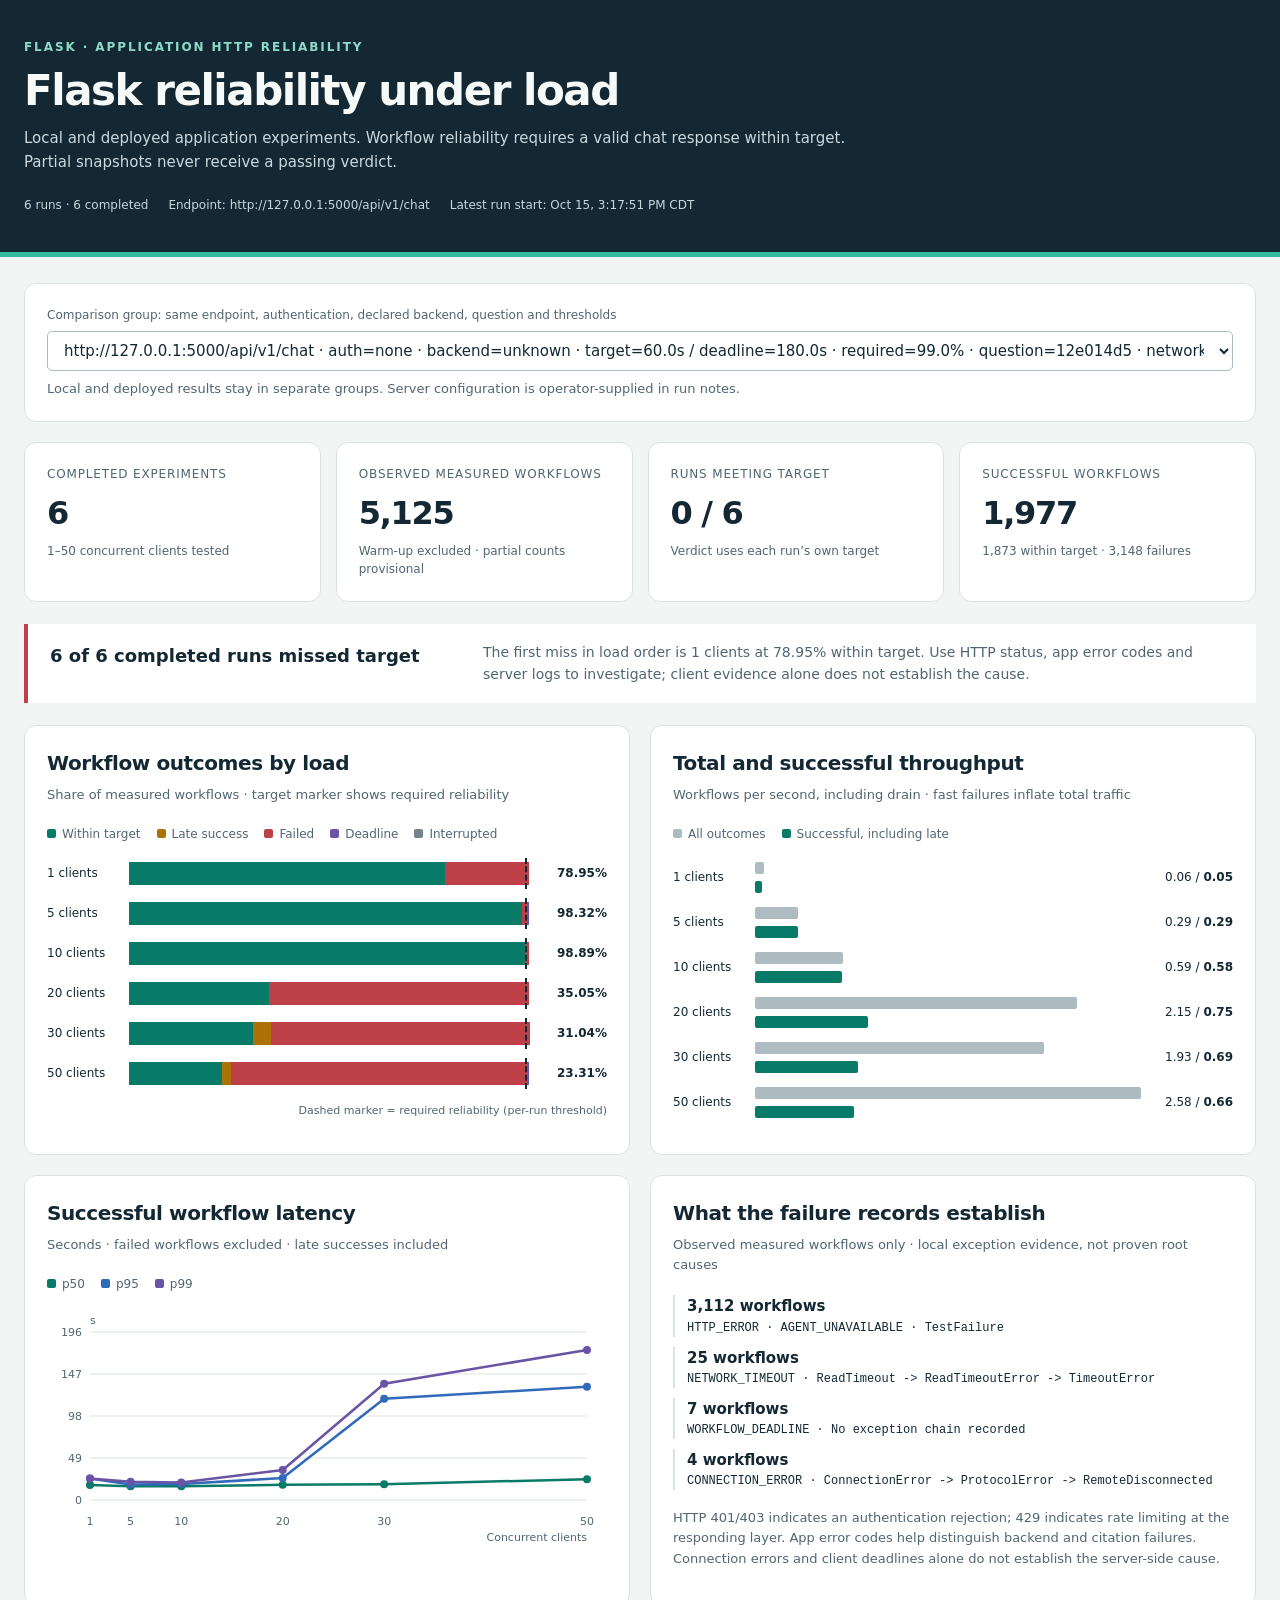
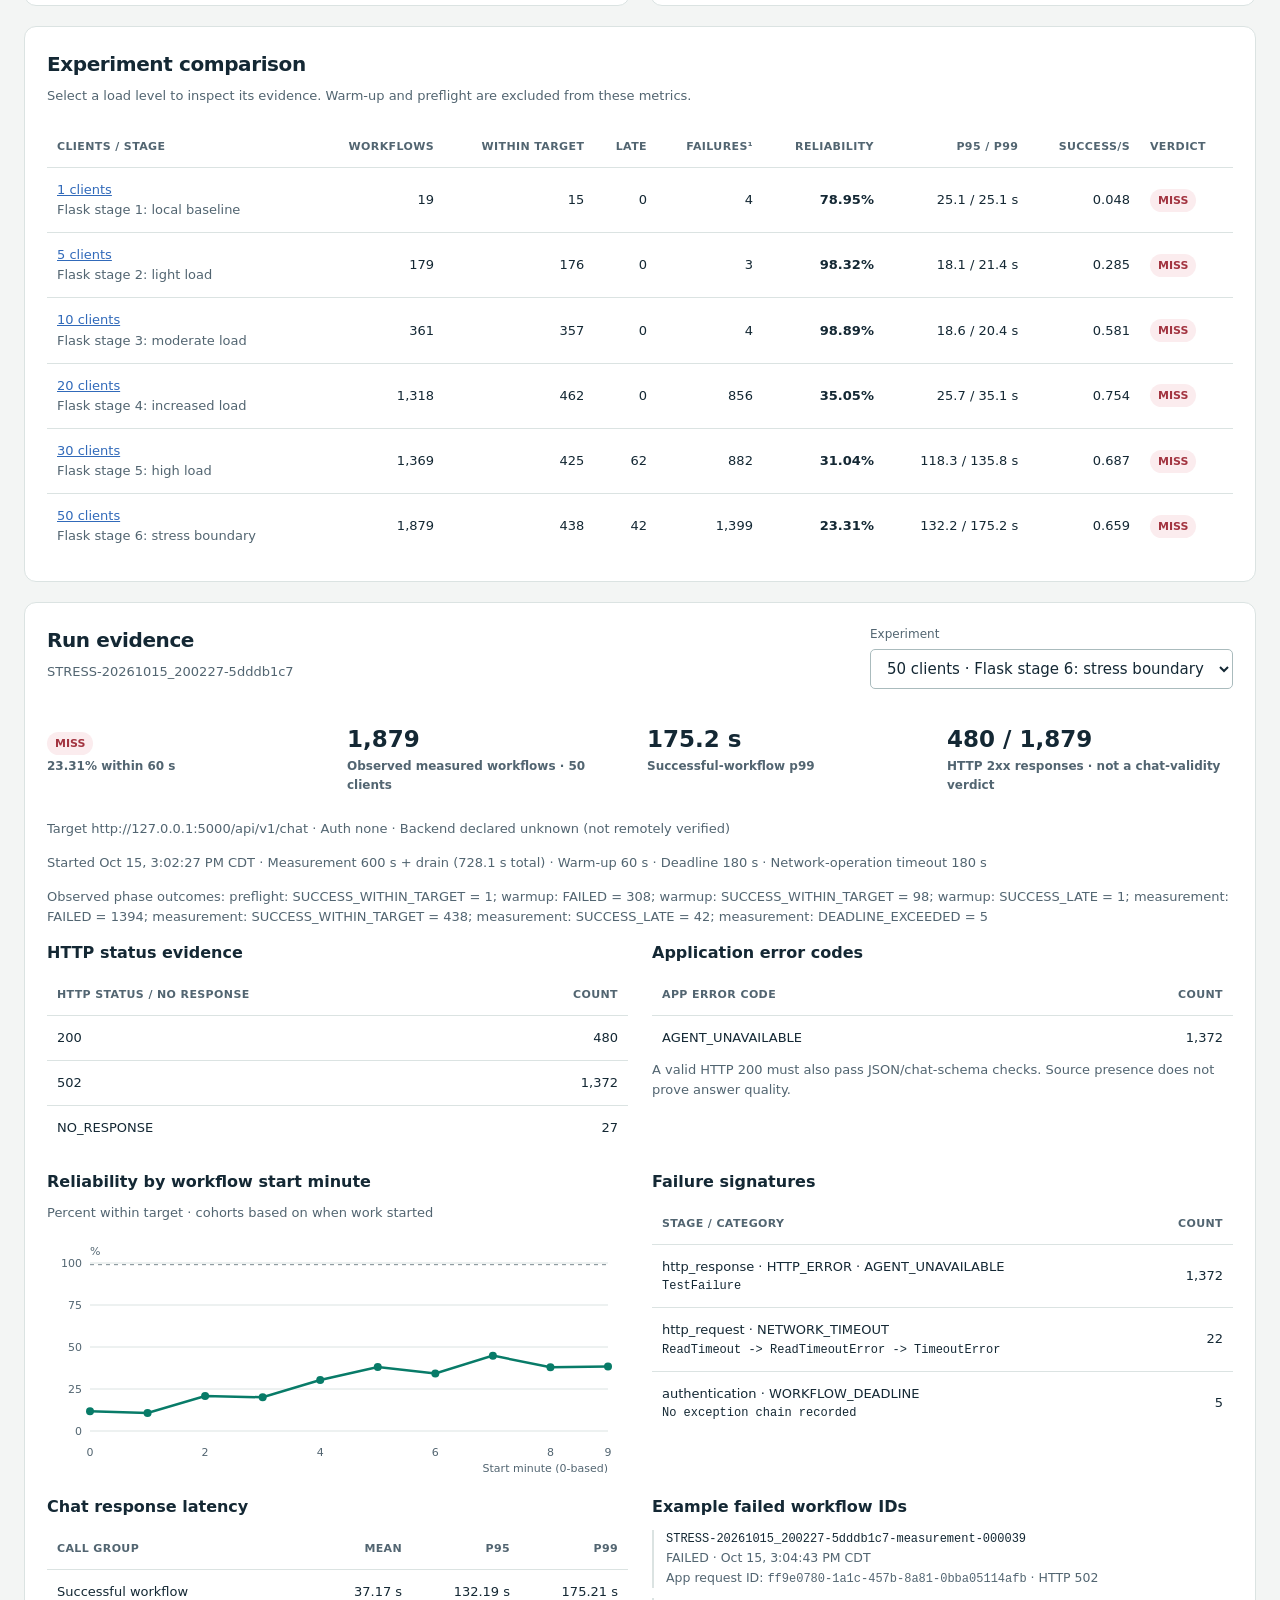
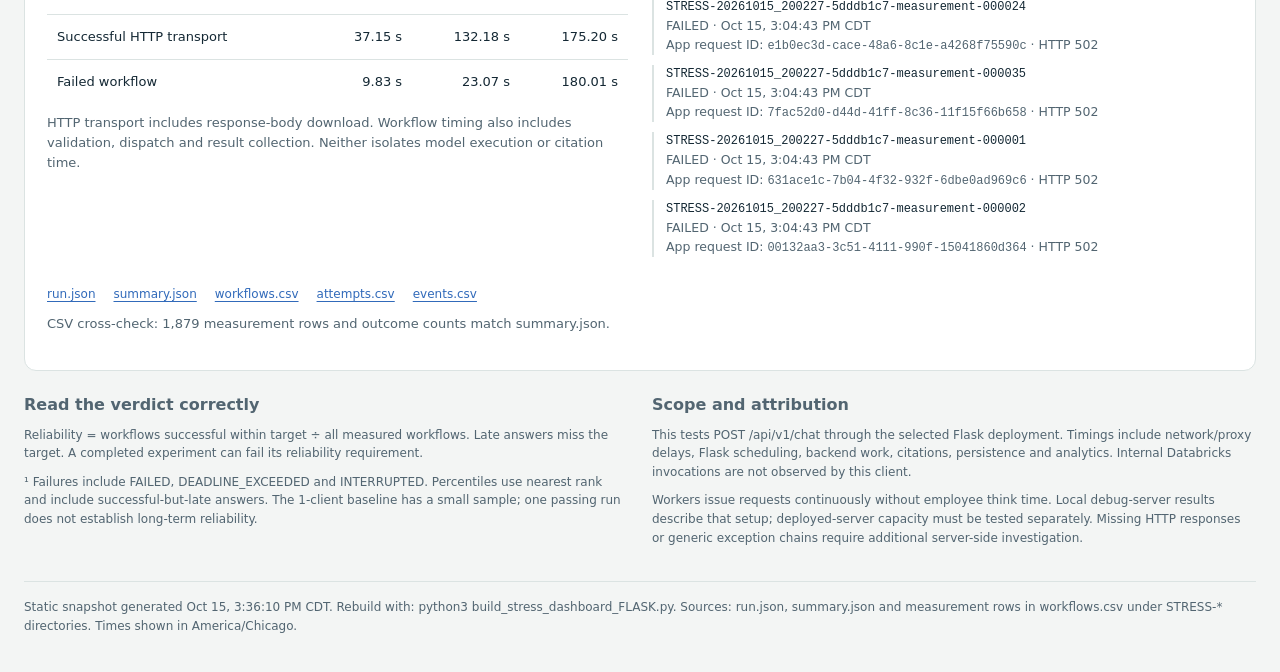
<file: stress_Test/20261015_ST/FLASK/flask_stress_test_dashboard.html>
<!doctype html>
<html lang="en">
<head>
<meta charset="utf-8"><meta name="viewport" content="width=device-width,initial-scale=1">
<title>Flask stress test · HTTP reliability dashboard</title>
<style>
:root{--ink:#142834;--muted:#526571;--paper:#f3f5f4;--card:#fff;--line:#dbe3e2;--good:#087b68;--late:#ac7207;--bad:#bd4049;--timeout:#6954a5;--other:#72838b;--blue:#316aba;--track:#e9efed}
*{box-sizing:border-box}body{margin:0;background:var(--paper);color:var(--ink);font:15px/1.55 system-ui,-apple-system,BlinkMacSystemFont,"Segoe UI",sans-serif}header{background:var(--ink);color:#f5faf8;padding:38px max(24px,calc((100vw - 1280px)/2));border-bottom:5px solid #35ba9f}header .eyebrow{color:#8cdbc8;font-size:12px;font-weight:700;letter-spacing:.16em;text-transform:uppercase}h1{font-size:clamp(28px,4vw,42px);line-height:1.16;letter-spacing:-.035em;margin:10px 0 12px}header p{color:#cad8dc;max-width:860px;margin:0}main{max-width:1328px;margin:auto;padding:26px 24px 40px}h2{font-size:20px;letter-spacing:-.02em;margin:0 0 6px}h3{font-size:16px;margin:0 0 8px}p{margin:0 0 14px}.sub,.muted{overflow-wrap:anywhere;color:var(--muted);font-size:13px}.sub{margin-bottom:20px}.meta{display:flex;gap:8px 20px;flex-wrap:wrap;margin-top:22px;color:#c5d8dc;font-size:12px;font-variant-numeric:tabular-nums}.metrics{display:grid;grid-template-columns:repeat(4,minmax(0,1fr));gap:15px;margin-bottom:22px}.metric,.panel{background:var(--card);border:1px solid var(--line);border-radius:12px;padding:22px}.metric .value{font-size:32px;letter-spacing:-.04em;line-height:1.25;margin:9px 0;font-weight:650}.metric .label{font-size:12px;text-transform:uppercase;letter-spacing:.07em;color:var(--muted)}.metric p{font-size:12px;margin:0;color:var(--muted)}.insight{border-left:4px solid var(--bad);background:#fff;padding:18px 22px;margin:0 0 22px;display:grid;grid-template-columns:1.1fr 2fr;gap:20px}.insight strong{font-size:18px}.insight p{margin:0;color:var(--muted);font-size:14px}.grid{display:grid;grid-template-columns:1fr 1fr;gap:20px;margin-bottom:20px}.wide{grid-column:1/-1}.panel{min-width:0}.legend{display:flex;flex-wrap:wrap;gap:8px 16px;font-size:12px;margin:8px 0 18px;color:var(--muted)}.legend span:before{content:"";display:inline-block;width:9px;height:9px;margin-right:6px;background:var(--swatch);border-radius:2px}.barrow{display:grid;grid-template-columns:72px 1fr 68px;align-items:center;gap:10px;margin:17px 0;font-size:12px;font-variant-numeric:tabular-nums}.track{display:flex;position:relative;height:23px;border-radius:3px;background:var(--track)}.segment{height:100%;min-width:0}.track .target{position:absolute;height:31px;top:-4px;border-left:2px dashed var(--ink);left:99%;z-index:1}.target-label{text-align:right;font-size:11px;color:var(--muted)}.throughputrow{display:grid;grid-template-columns:72px 1fr 82px;gap:10px;align-items:center;margin:14px 0;font-size:12px}.doubletrack{height:31px;position:relative}.doubletrack i{position:absolute;display:block;height:12px;border-radius:2px;left:0}.doubletrack .total{top:0;background:#aebbc0}.doubletrack .successful{bottom:0;background:var(--good)}.right{text-align:right;font-variant-numeric:tabular-nums}.scroll{overflow-x:auto}table{border-collapse:collapse;width:100%;font-size:13px}th{text-align:left;color:var(--muted);font-weight:550;font-size:11px;letter-spacing:.035em;text-transform:uppercase;white-space:nowrap}td,th{padding:12px 10px;border-bottom:1px solid var(--line)}tbody tr:last-child td{border-bottom:none}td.num,th.num{text-align:right;font-variant-numeric:tabular-nums;white-space:nowrap}.badge{display:inline-block;font-size:11px;font-weight:700;padding:3px 8px;border-radius:20px;white-space:nowrap}.pass{background:#e2f3ee;color:#096951}.fail{background:#fbecee;color:#a23440}.pending{background:#f0ebfa;color:#5c4891}a{color:var(--blue);text-decoration:underline;text-underline-offset:3px}button,select{font:inherit}button{background:transparent;border:0;color:var(--blue);text-decoration:underline;padding:0;cursor:pointer;text-align:left}button:focus-visible,a:focus-visible,select:focus-visible{outline:3px solid var(--blue);outline-offset:4px}select{padding:9px 12px;max-width:100%;border:1px solid #aabbbd;background:white;color:var(--ink);border-radius:5px}label{display:block;font-size:12px;margin-bottom:6px;color:var(--muted)}.detail-head{display:flex;justify-content:space-between;gap:18px;flex-wrap:wrap;margin-bottom:20px}.detail-facts{display:grid;grid-template-columns:repeat(4,minmax(0,1fr));gap:14px;margin-bottom:24px}.detail-facts .number{font-size:23px;font-weight:650;font-variant-numeric:tabular-nums}.detail-facts small{display:block;color:var(--muted);font-size:12px}.links{display:flex;gap:10px 18px;flex-wrap:wrap;margin-top:18px;font-size:12px}.mono{font:12px/1.5 ui-monospace,SFMono-Regular,Consolas,monospace;overflow-wrap:anywhere}.notice{background:#faf4e5;color:#745414;padding:12px 15px;border-radius:5px;font-size:13px;margin-bottom:18px}.detailgrid{display:grid;grid-template-columns:1fr 1fr;gap:24px}.chart svg{display:block;width:100%}.chart text{font-family:inherit;fill:var(--muted);font-size:11px}.chart .axis{stroke:var(--line);stroke-width:1}.chart .series{fill:none;stroke-width:2.5}.chart .threshold{stroke:#7a8990;stroke-dasharray:4 4}.footnotes{margin-top:22px;display:grid;grid-template-columns:1fr 1fr;gap:24px;font-size:12px;color:var(--muted)}.footnotes p{margin-bottom:10px}footer{margin-top:24px;padding-top:16px;border-top:1px solid var(--line);font-size:12px;color:var(--muted)}.empty{padding:30px;text-align:center;color:var(--muted)}noscript{display:block;padding:25px}.sample{margin:10px 0;border-left:2px solid var(--line);padding-left:12px}.sample small{display:block;color:var(--muted)}
@media(max-width:900px){.metrics{grid-template-columns:repeat(2,minmax(0,1fr))}.grid,.detailgrid{grid-template-columns:1fr}.insight{grid-template-columns:1fr;gap:8px}}
@media(max-width:520px){main{padding:18px 12px}header{padding:28px 18px}.panel,.metric{padding:16px}.metrics{gap:10px}.metric .value{font-size:26px}.detail-facts{grid-template-columns:repeat(2,minmax(0,1fr))}.footnotes{grid-template-columns:1fr;gap:6px}.barrow{grid-template-columns:58px 1fr 58px;gap:6px}.throughputrow{grid-template-columns:58px 1fr 72px;gap:6px}}
@media print{header{background:white;color:var(--ink)}header p,.meta,header .eyebrow{color:var(--muted)}body{background:white}.panel,.metric{break-inside:avoid}button,select{color:var(--ink)}main{max-width:none}.links{display:none}.grid{grid-template-columns:1fr 1fr}}
</style>
</head><body>
<header><div class="eyebrow">Flask · Application HTTP reliability</div><h1>Flask reliability under load</h1><p>Local and deployed application experiments. Workflow reliability requires a valid chat response within target. Partial snapshots never receive a passing verdict.</p><div class="meta" id="metadata"></div></header>
<noscript>This dashboard requires JavaScript to display its embedded local results. No internet connection is required.</noscript>
<main>
<section class="panel" style="margin-bottom:20px"><label for="target-select">Comparison group: same endpoint, authentication, declared backend, question and thresholds</label><select id="target-select" style="width:100%;min-width:0"></select><p class="muted" style="margin:8px 0 0">Local and deployed results stay in separate groups. Server configuration is operator-supplied in run notes.</p></section><div id="warnings"></div><section class="metrics" id="metrics" aria-label="Experiment overview"></section>
<section class="insight" id="insight" aria-label="Main finding"></section>
<div class="grid">
<section class="panel"><h2>Workflow outcomes by load</h2><p class="sub">Share of measured workflows · target marker shows required reliability</p><div class="legend" id="outcome-legend"></div><div id="reliability"></div></section>
<section class="panel"><h2>Total and successful throughput</h2><p class="sub">Workflows per second, including drain · fast failures inflate total traffic</p><div class="legend"><span style="--swatch:#aebbc0">All outcomes</span><span style="--swatch:var(--good)">Successful, including late</span></div><div id="throughput"></div></section>
<section class="panel"><h2>Successful workflow latency</h2><p class="sub">Seconds · failed workflows excluded · late successes included</p><div class="legend"><span style="--swatch:var(--good)">p50</span><span style="--swatch:var(--blue)">p95</span><span style="--swatch:var(--timeout)">p99</span></div><div class="chart" id="latency-chart"></div></section>
<section class="panel"><h2>What the failure records establish</h2><p class="sub">Observed measured workflows only · local exception evidence, not proven root causes</p><div id="failure-overview"></div></section>
<section class="panel wide"><h2>Experiment comparison</h2><p class="sub">Select a load level to inspect its evidence. Warm-up and preflight are excluded from these metrics.</p><div class="scroll"><table id="comparison"><thead><tr><th>Clients / stage</th><th class="num">Workflows</th><th class="num">Within target</th><th class="num">Late</th><th class="num">Failures¹</th><th class="num">Reliability</th><th class="num">p95 / p99</th><th class="num">Success/s</th><th>Verdict</th></tr></thead><tbody></tbody></table></div></section>
<section class="panel wide" id="detail-section"><div class="detail-head"><div><h2>Run evidence</h2><p class="sub" id="detail-id"></p></div><div><label for="run-select">Experiment</label><select id="run-select"></select></div></div><div id="detail" aria-live="polite"></div></section>
</div>
<section class="footnotes"><div><h3>Read the verdict correctly</h3><p>Reliability = workflows successful within target ÷ all measured workflows. Late answers miss the target. A completed experiment can fail its reliability requirement.</p><p>¹ Failures include FAILED, DEADLINE_EXCEEDED and INTERRUPTED. Percentiles use nearest rank and include successful-but-late answers. The 1-client baseline has a small sample; one passing run does not establish long-term reliability.</p></div><div><h3>Scope and attribution</h3><p>This tests POST /api/v1/chat through the selected Flask deployment. Timings include network/proxy delays, Flask scheduling, backend work, citations, persistence and analytics. Internal Databricks invocations are not observed by this client.</p><p>Workers issue requests continuously without employee think time. Local debug-server results describe that setup; deployed-server capacity must be tested separately. Missing HTTP responses or generic exception chains require additional server-side investigation.</p></div></section>
<footer id="footer"></footer>
</main>
<script id="dashboard-data" type="application/json">{"generated_at": "2026-10-15T20:36:10.013765+00:00", "runs": [{"folder": "STRESS-20261015_181111-b917e7e1", "config": {"test_type": "flask_http", "run_id": "STRESS-20261015_181111-b917e7e1", "started_at": "2026-10-15T18:11:11.487484+00:00", "base_url": "http://127.0.0.1:5000", "endpoint": "http://127.0.0.1:5000/api/v1/chat", "auth": "none", "backend_mode_declared": "unknown", "concurrency": 1, "duration_seconds": 300.0, "warmup_seconds": 60.0, "target_seconds": 60.0, "deadline_seconds": 180.0, "network_timeout_seconds": 180, "connect_timeout_seconds": 10, "min_reliability_percent": 99.0, "max_response_bytes": 2000000, "custom_ca_bundle": false, "question_characters": 56, "question_sha256": "12e014d50b45a072f9229d5a472294b5c48ca95bb1a006e600e72808e4a4f949", "run_note": "Flask stage 1: local baseline"}, "summary": {"test_type": "flask_http", "run_status": "COMPLETE", "measurement_complete": true, "passed": false, "target_seconds": 60.0, "deadline_seconds": 180.0, "required_reliability_percent": 99.0, "reliability_percent": 78.94736842105263, "workflows_started": 19, "outcomes": {"SUCCESS_WITHIN_TARGET": 15, "FAILED": 4}, "successful_latency_seconds": {"count": 15, "mean": 18.198323113731263, "max": 25.0813552079926, "p50": 17.443064540988416, "p95": 25.0813552079926, "p99": 25.0813552079926}, "failed_latency_seconds": {"count": 4, "mean": 9.447008552251646, "max": 12.833757708998746, "p50": 7.949581124994438, "p95": 12.833757708998746, "p99": 12.833757708998746}, "completed_workflows_per_second_including_drain": 0.06113936569019837, "successful_workflows_per_second_including_drain": 0.04826792028173556, "http_attempt_outcomes": {"SUCCESS_WITHIN_TARGET": 15, "FAILED": 4}, "http_status_counts": {"200": 15, "NO_RESPONSE": 4}, "failure_categories": {"CONNECTION_ERROR": 4}, "app_error_codes": {}, "per_minute_start_cohorts": [{"minute": 0, "started": 4, "outcomes": {"SUCCESS_WITHIN_TARGET": 4}, "successful_latency_seconds": {"count": 4, "mean": 16.240117885248765, "max": 17.099323874994298, "p50": 15.873402124998393, "p95": 17.099323874994298, "p99": 17.099323874994298}}, {"minute": 1, "started": 4, "outcomes": {"SUCCESS_WITHIN_TARGET": 3, "FAILED": 1}, "successful_latency_seconds": {"count": 3, "mean": 17.152475305333308, "max": 19.058163790992694, "p50": 16.406944458009093, "p95": 19.058163790992694, "p99": 19.058163790992694}}, {"minute": 2, "started": 4, "outcomes": {"SUCCESS_WITHIN_TARGET": 3, "FAILED": 1}, "successful_latency_seconds": {"count": 3, "mean": 20.946387194329873, "max": 25.0813552079926, "p50": 21.51801295799669, "p95": 25.0813552079926, "p99": 25.0813552079926}}, {"minute": 3, "started": 4, "outcomes": {"SUCCESS_WITHIN_TARGET": 2, "FAILED": 2}, "successful_latency_seconds": {"count": 2, "mean": 18.763086874998407, "max": 19.50859841700003, "p50": 18.017575332996785, "p95": 19.50859841700003, "p99": 19.50859841700003}}, {"minute": 4, "started": 3, "outcomes": {"SUCCESS_WITHIN_TARGET": 3}, "successful_latency_seconds": {"count": 3, "mean": 18.730537971995847, "max": 20.18432733300142, "p50": 18.56422204199771, "p95": 20.18432733300142, "p99": 20.18432733300142}}], "phases": [{"phase": "preflight", "started": 1, "submission_window_seconds": 27.64120629199897, "elapsed_with_drain_seconds": 27.64120691700373}, {"phase": "warmup", "started": 4, "submission_window_seconds": 60.0, "elapsed_with_drain_seconds": 72.38810470799217}, {"phase": "measurement", "started": 19, "submission_window_seconds": 300.0, "elapsed_with_drain_seconds": 310.76540925000154}], "notes": ["One process and persistent HTTP session per simulated client; no think time.", "Backend mode is operator-declared; HTTP success does not prove live inference or answer quality.", "Each workflow uses a fresh conversation UUID; correlation marker preserves slash routing.", "No automatic chat retries; internal Databricks invocations are not observable here.", "HTTP attempts can finish before parent receipt; workflow timing includes dispatch/collection.", "Stopping a local worker does not cancel Flask or Databricks work already running.", "Remote proxy, Flask, backend, persistence and analytics latency are included.", "Interrupted or errored runs cannot pass; small samples do not prove long-term reliability."], "run_error": null, "finished_at": "2026-10-15T18:18:02.302964+00:00"}, "partial": false, "checks": [], "group_key": "[\"http://127.0.0.1:5000/api/v1/chat\", \"none\", \"unknown\", \"12e014d50b45a072f9229d5a472294b5c48ca95bb1a006e600e72808e4a4f949\", 60.0, 180.0, 99.0, 180, 10]", "group_label": "http://127.0.0.1:5000/api/v1/chat \u00b7 auth=none \u00b7 backend=unknown \u00b7 target=60.0s / deadline=180.0s \u00b7 required=99.0% \u00b7 question=12e014d5 \u00b7 network=180s", "csv_count": 19, "http_status_counts": {"200": 15, "NO_RESPONSE": 4}, "app_error_codes": {}, "phase_outcomes": {"preflight: SUCCESS_WITHIN_TARGET": 1, "warmup: SUCCESS_WITHIN_TARGET": 4, "measurement: SUCCESS_WITHIN_TARGET": 15, "measurement: FAILED": 4}, "successful_http_latency_seconds": {"count": 15, "mean": 18.18650056106465, "max": 25.06677624999429, "p50": 17.441435332992114, "p95": 25.06677624999429, "p99": 25.06677624999429}, "files": ["run.json", "summary.json", "workflows.csv", "attempts.csv", "events.csv"], "failure_signatures": [{"stage": "http_request", "category": "CONNECTION_ERROR", "chain": "ConnectionError -> ProtocolError -> RemoteDisconnected", "app_code": "", "count": 4}], "failure_samples": [{"workflow_id": "STRESS-20261015_181111-b917e7e1-measurement-000008", "started_at": "2026-10-15T18:14:47.947609+00:00", "outcome": "FAILED", "stage": "http_request", "error_category": "CONNECTION_ERROR", "exception_chain": "ConnectionError -> ProtocolError -> RemoteDisconnected", "request_id": "", "header_request_id": "", "http_status": "", "app_error_code": ""}, {"workflow_id": "STRESS-20261015_181111-b917e7e1-measurement-000011", "started_at": "2026-10-15T18:15:37.218887+00:00", "outcome": "FAILED", "stage": "http_request", "error_category": "CONNECTION_ERROR", "exception_chain": "ConnectionError -> ProtocolError -> RemoteDisconnected", "request_id": "", "header_request_id": "", "http_status": "", "app_error_code": ""}, {"workflow_id": "STRESS-20261015_181111-b917e7e1-measurement-000014", "started_at": "2026-10-15T18:16:28.892261+00:00", "outcome": "FAILED", "stage": "http_request", "error_category": "CONNECTION_ERROR", "exception_chain": "ConnectionError -> ProtocolError -> RemoteDisconnected", "request_id": "", "header_request_id": "", "http_status": "", "app_error_code": ""}, {"workflow_id": "STRESS-20261015_181111-b917e7e1-measurement-000015", "started_at": "2026-10-15T18:16:33.759944+00:00", "outcome": "FAILED", "stage": "http_request", "error_category": "CONNECTION_ERROR", "exception_chain": "ConnectionError -> ProtocolError -> RemoteDisconnected", "request_id": "", "header_request_id": "", "http_status": "", "app_error_code": ""}]}, {"folder": "STRESS-20261015_183502-1726c54b", "config": {"test_type": "flask_http", "run_id": "STRESS-20261015_183502-1726c54b", "started_at": "2026-10-15T18:35:02.585548+00:00", "base_url": "http://127.0.0.1:5000", "endpoint": "http://127.0.0.1:5000/api/v1/chat", "auth": "none", "backend_mode_declared": "unknown", "concurrency": 5, "duration_seconds": 600.0, "warmup_seconds": 60.0, "target_seconds": 60.0, "deadline_seconds": 180.0, "network_timeout_seconds": 180, "connect_timeout_seconds": 10, "min_reliability_percent": 99.0, "max_response_bytes": 2000000, "custom_ca_bundle": false, "question_characters": 56, "question_sha256": "12e014d50b45a072f9229d5a472294b5c48ca95bb1a006e600e72808e4a4f949", "run_note": "Flask stage 2: light load"}, "summary": {"test_type": "flask_http", "run_status": "COMPLETE", "measurement_complete": true, "passed": false, "target_seconds": 60.0, "deadline_seconds": 180.0, "required_reliability_percent": 99.0, "reliability_percent": 98.32402234636872, "workflows_started": 179, "outcomes": {"SUCCESS_WITHIN_TARGET": 176, "DEADLINE_EXCEEDED": 1, "FAILED": 2}, "successful_latency_seconds": {"count": 176, "mean": 16.139241252141634, "max": 22.396043041997473, "p50": 16.149984999996377, "p95": 18.094042666998575, "p99": 21.35170591599308}, "failed_latency_seconds": {"count": 3, "mean": 70.30905066700264, "max": 180.00561854199623, "p50": 15.473468167008832, "p95": 180.00561854199623, "p99": 180.00561854199623}, "completed_workflows_per_second_including_drain": 0.2903139515354373, "successful_workflows_per_second_including_drain": 0.2854483545823294, "http_attempt_outcomes": {"SUCCESS_WITHIN_TARGET": 176, "DEADLINE_EXCEEDED": 1, "FAILED": 2}, "http_status_counts": {"200": 176, "NO_RESPONSE": 1, "502": 2}, "failure_categories": {"WORKFLOW_DEADLINE": 1, "HTTP_ERROR": 2}, "app_error_codes": {"AGENT_UNAVAILABLE": 2}, "per_minute_start_cohorts": [{"minute": 0, "started": 20, "outcomes": {"SUCCESS_WITHIN_TARGET": 20}, "successful_latency_seconds": {"count": 20, "mean": 16.303298593799262, "max": 18.013866249995772, "p50": 16.363221874999, "p95": 17.41885120898951, "p99": 18.013866249995772}}, {"minute": 1, "started": 20, "outcomes": {"SUCCESS_WITHIN_TARGET": 20}, "successful_latency_seconds": {"count": 20, "mean": 16.59327348754814, "max": 19.827110500002163, "p50": 16.395701499990537, "p95": 18.094042666998575, "p99": 19.827110500002163}}, {"minute": 2, "started": 17, "outcomes": {"SUCCESS_WITHIN_TARGET": 17}, "successful_latency_seconds": {"count": 17, "mean": 16.481790110411513, "max": 20.94632845900196, "p50": 16.50727212500351, "p95": 20.94632845900196, "p99": 20.94632845900196}}, {"minute": 3, "started": 18, "outcomes": {"SUCCESS_WITHIN_TARGET": 18}, "successful_latency_seconds": {"count": 18, "mean": 15.525913094945686, "max": 17.436801667005057, "p50": 15.647438917003456, "p95": 17.436801667005057, "p99": 17.436801667005057}}, {"minute": 4, "started": 18, "outcomes": {"SUCCESS_WITHIN_TARGET": 17, "DEADLINE_EXCEEDED": 1}, "successful_latency_seconds": {"count": 17, "mean": 15.954308240236166, "max": 18.608746166995843, "p50": 15.765469874997507, "p95": 18.608746166995843, "p99": 18.608746166995843}}, {"minute": 5, "started": 15, "outcomes": {"SUCCESS_WITHIN_TARGET": 15}, "successful_latency_seconds": {"count": 15, "mean": 16.361787377734437, "max": 22.396043041997473, "p50": 16.08229887500056, "p95": 22.396043041997473, "p99": 22.396043041997473}}, {"minute": 6, "started": 15, "outcomes": {"SUCCESS_WITHIN_TARGET": 15}, "successful_latency_seconds": {"count": 15, "mean": 15.989155033333615, "max": 17.7851935409999, "p50": 16.460997750007664, "p95": 17.7851935409999, "p99": 17.7851935409999}}, {"minute": 7, "started": 17, "outcomes": {"SUCCESS_WITHIN_TARGET": 15, "FAILED": 2}, "successful_latency_seconds": {"count": 15, "mean": 16.415663777666243, "max": 18.665004875001614, "p50": 16.550320499998634, "p95": 18.665004875001614, "p99": 18.665004875001614}}, {"minute": 8, "started": 20, "outcomes": {"SUCCESS_WITHIN_TARGET": 20}, "successful_latency_seconds": {"count": 20, "mean": 15.95753267699838, "max": 21.35170591599308, "p50": 15.833350665998296, "p95": 17.234676750013023, "p99": 21.35170591599308}}, {"minute": 9, "started": 19, "outcomes": {"SUCCESS_WITHIN_TARGET": 19}, "successful_latency_seconds": {"count": 19, "mean": 15.844482353103414, "max": 19.91302141601045, "p50": 15.805430541993701, "p95": 19.91302141601045, "p99": 19.91302141601045}}], "phases": [{"phase": "preflight", "started": 1, "submission_window_seconds": 24.852486500007217, "elapsed_with_drain_seconds": 24.85248779199901}, {"phase": "warmup", "started": 19, "submission_window_seconds": 60.0, "elapsed_with_drain_seconds": 67.28164499999548}, {"phase": "measurement", "started": 179, "submission_window_seconds": 600.0, "elapsed_with_drain_seconds": 616.5738816660014}], "notes": ["One process and persistent HTTP session per simulated client; no think time.", "Backend mode is operator-declared; HTTP success does not prove live inference or answer quality.", "Each workflow uses a fresh conversation UUID; correlation marker preserves slash routing.", "No automatic chat retries; internal Databricks invocations are not observable here.", "HTTP attempts can finish before parent receipt; workflow timing includes dispatch/collection.", "Stopping a local worker does not cancel Flask or Databricks work already running.", "Remote proxy, Flask, backend, persistence and analytics latency are included.", "Interrupted or errored runs cannot pass; small samples do not prove long-term reliability."], "run_error": null, "finished_at": "2026-10-15T18:46:51.551806+00:00"}, "partial": false, "checks": [], "group_key": "[\"http://127.0.0.1:5000/api/v1/chat\", \"none\", \"unknown\", \"12e014d50b45a072f9229d5a472294b5c48ca95bb1a006e600e72808e4a4f949\", 60.0, 180.0, 99.0, 180, 10]", "group_label": "http://127.0.0.1:5000/api/v1/chat \u00b7 auth=none \u00b7 backend=unknown \u00b7 target=60.0s / deadline=180.0s \u00b7 required=99.0% \u00b7 question=12e014d5 \u00b7 network=180s", "csv_count": 179, "http_status_counts": {"200": 176, "NO_RESPONSE": 1, "502": 2}, "app_error_codes": {"AGENT_UNAVAILABLE": 2}, "phase_outcomes": {"preflight: SUCCESS_WITHIN_TARGET": 1, "warmup: SUCCESS_WITHIN_TARGET": 19, "measurement: SUCCESS_WITHIN_TARGET": 176, "measurement: DEADLINE_EXCEEDED": 1, "measurement: FAILED": 2}, "successful_http_latency_seconds": {"count": 176, "mean": 16.126737095158703, "max": 22.379023457993753, "p50": 16.12745083399932, "p95": 18.07445179100614, "p99": 21.337877666010172}, "files": ["run.json", "summary.json", "workflows.csv", "attempts.csv", "events.csv"], "failure_signatures": [{"stage": "http_response", "category": "HTTP_ERROR", "chain": "TestFailure", "app_code": "AGENT_UNAVAILABLE", "count": 2}, {"stage": "authentication", "category": "WORKFLOW_DEADLINE", "chain": "No exception chain recorded", "app_code": "", "count": 1}], "failure_samples": [{"workflow_id": "STRESS-20261015_183502-1726c54b-measurement-000081", "started_at": "2026-10-15T18:40:52.311715+00:00", "outcome": "DEADLINE_EXCEEDED", "stage": "authentication", "error_category": "WORKFLOW_DEADLINE", "exception_chain": "", "request_id": "", "header_request_id": "", "http_status": "", "app_error_code": ""}, {"workflow_id": "STRESS-20261015_183502-1726c54b-measurement-000138", "started_at": "2026-10-15T18:44:26.034740+00:00", "outcome": "FAILED", "stage": "http_response", "error_category": "HTTP_ERROR", "exception_chain": "TestFailure", "request_id": "51a614fe-2637-4dbe-87b8-aea208d9d985", "header_request_id": "51a614fe-2637-4dbe-87b8-aea208d9d985", "http_status": "502", "app_error_code": "AGENT_UNAVAILABLE"}, {"workflow_id": "STRESS-20261015_183502-1726c54b-measurement-000139", "started_at": "2026-10-15T18:44:26.035069+00:00", "outcome": "FAILED", "stage": "http_response", "error_category": "HTTP_ERROR", "exception_chain": "TestFailure", "request_id": "6da001aa-5a71-469f-be08-b31a47806f9f", "header_request_id": "6da001aa-5a71-469f-be08-b31a47806f9f", "http_status": "502", "app_error_code": "AGENT_UNAVAILABLE"}]}, {"folder": "STRESS-20261015_184843-bd0a1d68", "config": {"test_type": "flask_http", "run_id": "STRESS-20261015_184843-bd0a1d68", "started_at": "2026-10-15T18:48:43.761342+00:00", "base_url": "http://127.0.0.1:5000", "endpoint": "http://127.0.0.1:5000/api/v1/chat", "auth": "none", "backend_mode_declared": "unknown", "concurrency": 10, "duration_seconds": 600.0, "warmup_seconds": 60.0, "target_seconds": 60.0, "deadline_seconds": 180.0, "network_timeout_seconds": 180, "connect_timeout_seconds": 10, "min_reliability_percent": 99.0, "max_response_bytes": 2000000, "custom_ca_bundle": false, "question_characters": 56, "question_sha256": "12e014d50b45a072f9229d5a472294b5c48ca95bb1a006e600e72808e4a4f949", "run_note": "Flask stage 3: moderate load"}, "summary": {"test_type": "flask_http", "run_status": "COMPLETE", "measurement_complete": true, "passed": false, "target_seconds": 60.0, "deadline_seconds": 180.0, "required_reliability_percent": 99.0, "reliability_percent": 98.89196675900277, "workflows_started": 361, "outcomes": {"SUCCESS_WITHIN_TARGET": 357, "FAILED": 4}, "successful_latency_seconds": {"count": 357, "mean": 16.307185987516124, "max": 24.145245667008567, "p50": 16.16755495801044, "p95": 18.61389437499747, "p99": 20.353509833992575}, "failed_latency_seconds": {"count": 4, "mean": 57.03907330199581, "max": 180.0151388749946, "p50": 15.664262832986424, "p95": 180.0151388749946, "p99": 180.0151388749946}, "completed_workflows_per_second_including_drain": 0.5876383601009875, "successful_workflows_per_second_including_drain": 0.5811271317342176, "http_attempt_outcomes": {"SUCCESS_WITHIN_TARGET": 357, "FAILED": 4}, "http_status_counts": {"200": 357, "502": 3, "NO_RESPONSE": 1}, "failure_categories": {"HTTP_ERROR": 3, "NETWORK_TIMEOUT": 1}, "app_error_codes": {"AGENT_UNAVAILABLE": 3}, "per_minute_start_cohorts": [{"minute": 0, "started": 41, "outcomes": {"SUCCESS_WITHIN_TARGET": 40, "FAILED": 1}, "successful_latency_seconds": {"count": 40, "mean": 16.669674837425553, "max": 20.32989637501305, "p50": 16.875922958002775, "p95": 18.62428912500036, "p99": 20.32989637501305}}, {"minute": 1, "started": 38, "outcomes": {"SUCCESS_WITHIN_TARGET": 37, "FAILED": 1}, "successful_latency_seconds": {"count": 37, "mean": 16.368161421162203, "max": 20.353509833992575, "p50": 16.521958249999443, "p95": 20.20474583300529, "p99": 20.353509833992575}}, {"minute": 2, "started": 36, "outcomes": {"SUCCESS_WITHIN_TARGET": 36}, "successful_latency_seconds": {"count": 36, "mean": 16.07988007286177, "max": 19.103078707994428, "p50": 15.966787208002643, "p95": 17.91947937499208, "p99": 19.103078707994428}}, {"minute": 3, "started": 38, "outcomes": {"SUCCESS_WITHIN_TARGET": 38}, "successful_latency_seconds": {"count": 38, "mean": 15.91969924897536, "max": 19.132418333014357, "p50": 15.986582917001215, "p95": 17.389998957994976, "p99": 19.132418333014357}}, {"minute": 4, "started": 36, "outcomes": {"SUCCESS_WITHIN_TARGET": 36}, "successful_latency_seconds": {"count": 36, "mean": 16.079928076444453, "max": 21.091798124994966, "p50": 15.878257542004576, "p95": 20.058609625004465, "p99": 21.091798124994966}}, {"minute": 5, "started": 37, "outcomes": {"SUCCESS_WITHIN_TARGET": 36, "FAILED": 1}, "successful_latency_seconds": {"count": 36, "mean": 16.464204420084165, "max": 18.615949291997822, "p50": 16.151083208009368, "p95": 18.61389437499747, "p99": 18.615949291997822}}, {"minute": 6, "started": 32, "outcomes": {"SUCCESS_WITHIN_TARGET": 32}, "successful_latency_seconds": {"count": 32, "mean": 16.25525186194045, "max": 19.195701791992178, "p50": 16.155644875005237, "p95": 18.391738209000323, "p99": 19.195701791992178}}, {"minute": 7, "started": 32, "outcomes": {"SUCCESS_WITHIN_TARGET": 32}, "successful_latency_seconds": {"count": 32, "mean": 16.4953950156887, "max": 24.145245667008567, "p50": 16.083881583996117, "p95": 20.53596470899356, "p99": 24.145245667008567}}, {"minute": 8, "started": 37, "outcomes": {"SUCCESS_WITHIN_TARGET": 36, "FAILED": 1}, "successful_latency_seconds": {"count": 36, "mean": 16.5068088669169, "max": 18.17433120799251, "p50": 16.419916584010934, "p95": 18.106465332995867, "p99": 18.17433120799251}}, {"minute": 9, "started": 34, "outcomes": {"SUCCESS_WITHIN_TARGET": 34}, "successful_latency_seconds": {"count": 34, "mean": 16.22287024149923, "max": 18.785505625011865, "p50": 16.135313540988136, "p95": 18.43652024999028, "p99": 18.785505625011865}}], "phases": [{"phase": "preflight", "started": 1, "submission_window_seconds": 16.775354542012792, "elapsed_with_drain_seconds": 16.77535500000522}, {"phase": "warmup", "started": 40, "submission_window_seconds": 60.0, "elapsed_with_drain_seconds": 71.54459370799304}, {"phase": "measurement", "started": 361, "submission_window_seconds": 600.0, "elapsed_with_drain_seconds": 614.323407917007}], "notes": ["One process and persistent HTTP session per simulated client; no think time.", "Backend mode is operator-declared; HTTP success does not prove live inference or answer quality.", "Each workflow uses a fresh conversation UUID; correlation marker preserves slash routing.", "No automatic chat retries; internal Databricks invocations are not observable here.", "HTTP attempts can finish before parent receipt; workflow timing includes dispatch/collection.", "Stopping a local worker does not cancel Flask or Databricks work already running.", "Remote proxy, Flask, backend, persistence and analytics latency are included.", "Interrupted or errored runs cannot pass; small samples do not prove long-term reliability."], "run_error": null, "finished_at": "2026-10-15T19:00:26.715540+00:00"}, "partial": false, "checks": [], "group_key": "[\"http://127.0.0.1:5000/api/v1/chat\", \"none\", \"unknown\", \"12e014d50b45a072f9229d5a472294b5c48ca95bb1a006e600e72808e4a4f949\", 60.0, 180.0, 99.0, 180, 10]", "group_label": "http://127.0.0.1:5000/api/v1/chat \u00b7 auth=none \u00b7 backend=unknown \u00b7 target=60.0s / deadline=180.0s \u00b7 required=99.0% \u00b7 question=12e014d5 \u00b7 network=180s", "csv_count": 361, "http_status_counts": {"200": 357, "502": 3, "NO_RESPONSE": 1}, "app_error_codes": {"AGENT_UNAVAILABLE": 3}, "phase_outcomes": {"preflight: SUCCESS_WITHIN_TARGET": 1, "warmup: SUCCESS_WITHIN_TARGET": 40, "measurement: SUCCESS_WITHIN_TARGET": 357, "measurement: FAILED": 4}, "successful_http_latency_seconds": {"count": 357, "mean": 16.294692477467624, "max": 24.141348333010683, "p50": 16.159279750005226, "p95": 18.604064833998564, "p99": 20.333134084008634}, "files": ["run.json", "summary.json", "workflows.csv", "attempts.csv", "events.csv"], "failure_signatures": [{"stage": "http_response", "category": "HTTP_ERROR", "chain": "TestFailure", "app_code": "AGENT_UNAVAILABLE", "count": 3}, {"stage": "http_request", "category": "NETWORK_TIMEOUT", "chain": "ReadTimeout -> ReadTimeoutError -> TimeoutError", "app_code": "", "count": 1}], "failure_samples": [{"workflow_id": "STRESS-20261015_184843-bd0a1d68-measurement-000016", "started_at": "2026-10-15T18:50:28.959140+00:00", "outcome": "FAILED", "stage": "http_response", "error_category": "HTTP_ERROR", "exception_chain": "TestFailure", "request_id": "180ab56c-22df-4ddf-aa70-696da4eca04e", "header_request_id": "180ab56c-22df-4ddf-aa70-696da4eca04e", "http_status": "502", "app_error_code": "AGENT_UNAVAILABLE"}, {"workflow_id": "STRESS-20261015_184843-bd0a1d68-measurement-000074", "started_at": "2026-10-15T18:52:06.381241+00:00", "outcome": "FAILED", "stage": "http_response", "error_category": "HTTP_ERROR", "exception_chain": "TestFailure", "request_id": "db9bf644-6964-4720-96e4-7b56f8985ae1", "header_request_id": "db9bf644-6964-4720-96e4-7b56f8985ae1", "http_status": "502", "app_error_code": "AGENT_UNAVAILABLE"}, {"workflow_id": "STRESS-20261015_184843-bd0a1d68-measurement-000208", "started_at": "2026-10-15T18:55:39.383666+00:00", "outcome": "FAILED", "stage": "http_request", "error_category": "NETWORK_TIMEOUT", "exception_chain": "ReadTimeout -> ReadTimeoutError -> TimeoutError", "request_id": "", "header_request_id": "", "http_status": "", "app_error_code": ""}, {"workflow_id": "STRESS-20261015_184843-bd0a1d68-measurement-000298", "started_at": "2026-10-15T18:58:25.244491+00:00", "outcome": "FAILED", "stage": "http_response", "error_category": "HTTP_ERROR", "exception_chain": "TestFailure", "request_id": "68cba7b6-5b26-492a-8ce4-1c848d503482", "header_request_id": "68cba7b6-5b26-492a-8ce4-1c848d503482", "http_status": "502", "app_error_code": "AGENT_UNAVAILABLE"}]}, {"folder": "STRESS-20261015_190228-a42c1a58", "config": {"test_type": "flask_http", "run_id": "STRESS-20261015_190228-a42c1a58", "started_at": "2026-10-15T19:02:28.179310+00:00", "base_url": "http://127.0.0.1:5000", "endpoint": "http://127.0.0.1:5000/api/v1/chat", "auth": "none", "backend_mode_declared": "unknown", "concurrency": 20, "duration_seconds": 600.0, "warmup_seconds": 60.0, "target_seconds": 60.0, "deadline_seconds": 180.0, "network_timeout_seconds": 180, "connect_timeout_seconds": 10, "min_reliability_percent": 99.0, "max_response_bytes": 2000000, "custom_ca_bundle": false, "question_characters": 56, "question_sha256": "12e014d50b45a072f9229d5a472294b5c48ca95bb1a006e600e72808e4a4f949", "run_note": "Flask stage 4: increased load"}, "summary": {"test_type": "flask_http", "run_status": "COMPLETE", "measurement_complete": true, "passed": false, "target_seconds": 60.0, "deadline_seconds": 180.0, "required_reliability_percent": 99.0, "reliability_percent": 35.053110773899846, "workflows_started": 1318, "outcomes": {"FAILED": 856, "SUCCESS_WITHIN_TARGET": 462}, "successful_latency_seconds": {"count": 462, "mean": 18.489056284621107, "max": 47.471314541995525, "p50": 17.703012416997808, "p95": 25.65489487501327, "p99": 35.063716000004206}, "failed_latency_seconds": {"count": 856, "mean": 4.117098233889155, "max": 16.509929334002663, "p50": 3.972421749989735, "p95": 4.792626292008208, "p99": 5.599283332994673}, "completed_workflows_per_second_including_drain": 2.1498997728409663, "successful_workflows_per_second_including_drain": 0.7536067489017652, "http_attempt_outcomes": {"FAILED": 856, "SUCCESS_WITHIN_TARGET": 462}, "http_status_counts": {"502": 856, "200": 462}, "failure_categories": {"HTTP_ERROR": 856}, "app_error_codes": {"AGENT_UNAVAILABLE": 856}, "per_minute_start_cohorts": [{"minute": 0, "started": 157, "outcomes": {"FAILED": 113, "SUCCESS_WITHIN_TARGET": 44}, "successful_latency_seconds": {"count": 44, "mean": 18.042600299248246, "max": 27.809814124993864, "p50": 17.364448791005998, "p95": 23.14057537500048, "p99": 27.809814124993864}}, {"minute": 1, "started": 132, "outcomes": {"FAILED": 85, "SUCCESS_WITHIN_TARGET": 47}, "successful_latency_seconds": {"count": 47, "mean": 18.251939327085758, "max": 30.863823666993994, "p50": 17.86352766600612, "p95": 23.105477374992915, "p99": 30.863823666993994}}, {"minute": 2, "started": 110, "outcomes": {"FAILED": 62, "SUCCESS_WITHIN_TARGET": 48}, "successful_latency_seconds": {"count": 48, "mean": 19.4804304705843, "max": 47.471314541995525, "p50": 17.40502295899205, "p95": 41.09484791599971, "p99": 47.471314541995525}}, {"minute": 3, "started": 132, "outcomes": {"FAILED": 86, "SUCCESS_WITHIN_TARGET": 46}, "successful_latency_seconds": {"count": 46, "mean": 18.480730956564873, "max": 31.2346047500032, "p50": 17.922598000004655, "p95": 23.791903709003236, "p99": 31.2346047500032}}, {"minute": 4, "started": 127, "outcomes": {"FAILED": 81, "SUCCESS_WITHIN_TARGET": 46}, "successful_latency_seconds": {"count": 46, "mean": 18.730039795195374, "max": 35.063716000004206, "p50": 17.76297708299535, "p95": 26.06041799999366, "p99": 35.063716000004206}}, {"minute": 5, "started": 128, "outcomes": {"FAILED": 82, "SUCCESS_WITHIN_TARGET": 46}, "successful_latency_seconds": {"count": 46, "mean": 18.434343847780838, "max": 30.740035374998115, "p50": 17.54606920799415, "p95": 24.51516054199601, "p99": 30.740035374998115}}, {"minute": 6, "started": 114, "outcomes": {"FAILED": 63, "SUCCESS_WITHIN_TARGET": 51}, "successful_latency_seconds": {"count": 51, "mean": 18.90630811268627, "max": 31.791234166012146, "p50": 16.559207166996202, "p95": 31.39708416700887, "p99": 31.791234166012146}}, {"minute": 7, "started": 144, "outcomes": {"FAILED": 99, "SUCCESS_WITHIN_TARGET": 45}, "successful_latency_seconds": {"count": 45, "mean": 17.893848796333057, "max": 27.71045787500043, "p50": 17.9950762919907, "p95": 22.48611324999365, "p99": 27.71045787500043}}, {"minute": 8, "started": 142, "outcomes": {"FAILED": 98, "SUCCESS_WITHIN_TARGET": 44}, "successful_latency_seconds": {"count": 44, "mean": 18.332289163865923, "max": 25.65489487501327, "p50": 18.115936916990904, "p95": 22.567350375000387, "p99": 25.65489487501327}}, {"minute": 9, "started": 132, "outcomes": {"FAILED": 87, "SUCCESS_WITHIN_TARGET": 45}, "successful_latency_seconds": {"count": 45, "mean": 18.20948611102164, "max": 26.053138457995374, "p50": 17.13472987500427, "p95": 23.182217583002057, "p99": 26.053138457995374}}], "phases": [{"phase": "preflight", "started": 1, "submission_window_seconds": 17.771271374993376, "elapsed_with_drain_seconds": 17.771271832985803}, {"phase": "warmup", "started": 98, "submission_window_seconds": 60.0, "elapsed_with_drain_seconds": 65.34005625000282}, {"phase": "measurement", "started": 1318, "submission_window_seconds": 600.0, "elapsed_with_drain_seconds": 613.0518346249883}], "notes": ["One process and persistent HTTP session per simulated client; no think time.", "Backend mode is operator-declared; HTTP success does not prove live inference or answer quality.", "Each workflow uses a fresh conversation UUID; correlation marker preserves slash routing.", "No automatic chat retries; internal Databricks invocations are not observable here.", "HTTP attempts can finish before parent receipt; workflow timing includes dispatch/collection.", "Stopping a local worker does not cancel Flask or Databricks work already running.", "Remote proxy, Flask, backend, persistence and analytics latency are included.", "Interrupted or errored runs cannot pass; small samples do not prove long-term reliability."], "run_error": null, "finished_at": "2026-10-15T19:14:04.796028+00:00"}, "partial": false, "checks": [], "group_key": "[\"http://127.0.0.1:5000/api/v1/chat\", \"none\", \"unknown\", \"12e014d50b45a072f9229d5a472294b5c48ca95bb1a006e600e72808e4a4f949\", 60.0, 180.0, 99.0, 180, 10]", "group_label": "http://127.0.0.1:5000/api/v1/chat \u00b7 auth=none \u00b7 backend=unknown \u00b7 target=60.0s / deadline=180.0s \u00b7 required=99.0% \u00b7 question=12e014d5 \u00b7 network=180s", "csv_count": 1318, "http_status_counts": {"502": 856, "200": 462}, "app_error_codes": {"AGENT_UNAVAILABLE": 856}, "phase_outcomes": {"preflight: SUCCESS_WITHIN_TARGET": 1, "warmup: SUCCESS_WITHIN_TARGET": 62, "warmup: FAILED": 36, "measurement: FAILED": 856, "measurement: SUCCESS_WITHIN_TARGET": 462}, "successful_http_latency_seconds": {"count": 462, "mean": 18.4761448665019, "max": 47.45390141601092, "p50": 17.688913250007317, "p95": 25.651783334003994, "p99": 35.054256041010376}, "files": ["run.json", "summary.json", "workflows.csv", "attempts.csv", "events.csv"], "failure_signatures": [{"stage": "http_response", "category": "HTTP_ERROR", "chain": "TestFailure", "app_code": "AGENT_UNAVAILABLE", "count": 856}], "failure_samples": [{"workflow_id": "STRESS-20261015_190228-a42c1a58-measurement-000008", "started_at": "2026-10-15T19:03:51.694296+00:00", "outcome": "FAILED", "stage": "http_response", "error_category": "HTTP_ERROR", "exception_chain": "TestFailure", "request_id": "27a651df-43a3-4c79-8b73-77053991757c", "header_request_id": "27a651df-43a3-4c79-8b73-77053991757c", "http_status": "502", "app_error_code": "AGENT_UNAVAILABLE"}, {"workflow_id": "STRESS-20261015_190228-a42c1a58-measurement-000001", "started_at": "2026-10-15T19:03:51.693457+00:00", "outcome": "FAILED", "stage": "http_response", "error_category": "HTTP_ERROR", "exception_chain": "TestFailure", "request_id": "836e9217-6b41-425a-8a64-86f896ba5d1a", "header_request_id": "836e9217-6b41-425a-8a64-86f896ba5d1a", "http_status": "502", "app_error_code": "AGENT_UNAVAILABLE"}, {"workflow_id": "STRESS-20261015_190228-a42c1a58-measurement-000014", "started_at": "2026-10-15T19:03:51.695069+00:00", "outcome": "FAILED", "stage": "http_response", "error_category": "HTTP_ERROR", "exception_chain": "TestFailure", "request_id": "af876aaa-a32a-48d7-aafd-e1b60e1d27ca", "header_request_id": "af876aaa-a32a-48d7-aafd-e1b60e1d27ca", "http_status": "502", "app_error_code": "AGENT_UNAVAILABLE"}, {"workflow_id": "STRESS-20261015_190228-a42c1a58-measurement-000018", "started_at": "2026-10-15T19:03:51.695691+00:00", "outcome": "FAILED", "stage": "http_response", "error_category": "HTTP_ERROR", "exception_chain": "TestFailure", "request_id": "8c98755a-c99a-4ef0-b306-1c0a6294fc45", "header_request_id": "8c98755a-c99a-4ef0-b306-1c0a6294fc45", "http_status": "502", "app_error_code": "AGENT_UNAVAILABLE"}, {"workflow_id": "STRESS-20261015_190228-a42c1a58-measurement-000009", "started_at": "2026-10-15T19:03:51.694419+00:00", "outcome": "FAILED", "stage": "http_response", "error_category": "HTTP_ERROR", "exception_chain": "TestFailure", "request_id": "fbdeee0a-c1a5-4cda-8567-50bc85fcd971", "header_request_id": "fbdeee0a-c1a5-4cda-8567-50bc85fcd971", "http_status": "502", "app_error_code": "AGENT_UNAVAILABLE"}]}, {"folder": "STRESS-20261015_201751-b9be881f", "config": {"test_type": "flask_http", "run_id": "STRESS-20261015_201751-b9be881f", "started_at": "2026-10-15T20:17:51.020565+00:00", "base_url": "http://127.0.0.1:5000", "endpoint": "http://127.0.0.1:5000/api/v1/chat", "auth": "none", "backend_mode_declared": "unknown", "concurrency": 30, "duration_seconds": 600.0, "warmup_seconds": 60.0, "target_seconds": 60.0, "deadline_seconds": 180.0, "network_timeout_seconds": 180, "connect_timeout_seconds": 10, "min_reliability_percent": 99.0, "max_response_bytes": 2000000, "custom_ca_bundle": false, "question_characters": 56, "question_sha256": "12e014d50b45a072f9229d5a472294b5c48ca95bb1a006e600e72808e4a4f949", "run_note": "Flask stage 5: high load"}, "summary": {"test_type": "flask_http", "run_status": "COMPLETE", "measurement_complete": true, "passed": false, "target_seconds": 60.0, "deadline_seconds": 180.0, "required_reliability_percent": 99.0, "reliability_percent": 31.044558071585097, "workflows_started": 1369, "outcomes": {"SUCCESS_WITHIN_TARGET": 425, "FAILED": 881, "SUCCESS_LATE": 62, "DEADLINE_EXCEEDED": 1}, "successful_latency_seconds": {"count": 487, "mean": 29.939309819412838, "max": 145.21675066600437, "p50": 18.51865991699742, "p95": 118.31798479199642, "p99": 135.78985866600124}, "failed_latency_seconds": {"count": 882, "mean": 5.047127880345908, "max": 180.02369449999242, "p50": 3.9662256250012433, "p95": 4.953824832991813, "p99": 16.62496058299439}, "completed_workflows_per_second_including_drain": 1.9307180167873528, "successful_workflows_per_second_including_drain": 0.6868222601719801, "http_attempt_outcomes": {"SUCCESS_WITHIN_TARGET": 487, "FAILED": 881, "DEADLINE_EXCEEDED": 1}, "http_status_counts": {"200": 487, "502": 879, "NO_RESPONSE": 3}, "failure_categories": {"HTTP_ERROR": 879, "WORKFLOW_DEADLINE": 1, "NETWORK_TIMEOUT": 2}, "app_error_codes": {"AGENT_UNAVAILABLE": 879}, "per_minute_start_cohorts": [{"minute": 0, "started": 123, "outcomes": {"SUCCESS_WITHIN_TARGET": 73, "FAILED": 47, "SUCCESS_LATE": 3}, "successful_latency_seconds": {"count": 76, "mean": 25.293668677105558, "max": 75.40708029200323, "p50": 20.0347281669965, "p95": 59.5195685409999, "p99": 75.40708029200323}}, {"minute": 1, "started": 187, "outcomes": {"SUCCESS_WITHIN_TARGET": 45, "FAILED": 133, "SUCCESS_LATE": 8, "DEADLINE_EXCEEDED": 1}, "successful_latency_seconds": {"count": 53, "mean": 27.534231945772916, "max": 77.63738524999644, "p50": 19.244749291989137, "p95": 76.58418345899554, "p99": 77.63738524999644}}, {"minute": 2, "started": 115, "outcomes": {"SUCCESS_WITHIN_TARGET": 28, "FAILED": 79, "SUCCESS_LATE": 8}, "successful_latency_seconds": {"count": 36, "mean": 30.798020527889296, "max": 95.31181154199294, "p50": 17.29753595800139, "p95": 79.99286404100712, "p99": 95.31181154199294}}, {"minute": 3, "started": 122, "outcomes": {"SUCCESS_WITHIN_TARGET": 47, "FAILED": 70, "SUCCESS_LATE": 5}, "successful_latency_seconds": {"count": 52, "mean": 23.93612626930777, "max": 85.95175108399417, "p50": 17.44500770799641, "p95": 77.92014445801033, "p99": 85.95175108399417}}, {"minute": 4, "started": 175, "outcomes": {"SUCCESS_WITHIN_TARGET": 37, "FAILED": 128, "SUCCESS_LATE": 10}, "successful_latency_seconds": {"count": 47, "mean": 36.08055577572451, "max": 115.85353866699734, "p50": 18.24943795800209, "p95": 108.38350924999395, "p99": 115.85353866699734}}, {"minute": 5, "started": 141, "outcomes": {"SUCCESS_WITHIN_TARGET": 35, "FAILED": 100, "SUCCESS_LATE": 6}, "successful_latency_seconds": {"count": 41, "mean": 33.50273947563326, "max": 134.64396120799938, "p50": 17.49910508398898, "p95": 129.42330083300476, "p99": 134.64396120799938}}, {"minute": 6, "started": 112, "outcomes": {"SUCCESS_WITHIN_TARGET": 45, "FAILED": 60, "SUCCESS_LATE": 7}, "successful_latency_seconds": {"count": 52, "mean": 33.17550818913598, "max": 135.78985866600124, "p50": 17.72535683400929, "p95": 134.07878883299418, "p99": 135.78985866600124}}, {"minute": 7, "started": 138, "outcomes": {"SUCCESS_WITHIN_TARGET": 38, "FAILED": 98, "SUCCESS_LATE": 2}, "successful_latency_seconds": {"count": 40, "mean": 24.322284305174254, "max": 145.21675066600437, "p50": 17.523217209003633, "p95": 24.70606583300105, "p99": 145.21675066600437}}, {"minute": 8, "started": 125, "outcomes": {"SUCCESS_WITHIN_TARGET": 38, "FAILED": 78, "SUCCESS_LATE": 9}, "successful_latency_seconds": {"count": 47, "mean": 39.75934008774509, "max": 136.76662829100678, "p50": 18.399167875002604, "p95": 134.5894859580003, "p99": 136.76662829100678}}, {"minute": 9, "started": 131, "outcomes": {"SUCCESS_WITHIN_TARGET": 39, "FAILED": 88, "SUCCESS_LATE": 4}, "successful_latency_seconds": {"count": 43, "mean": 28.12321493799932, "max": 121.0151969580038, "p50": 18.674550417010323, "p95": 118.31798479199642, "p99": 121.0151969580038}}], "phases": [{"phase": "preflight", "started": 1, "submission_window_seconds": 17.400090416005696, "elapsed_with_drain_seconds": 17.400091083007283}, {"phase": "warmup", "started": 147, "submission_window_seconds": 60.0, "elapsed_with_drain_seconds": 180.4028610420064}, {"phase": "measurement", "started": 1369, "submission_window_seconds": 600.0, "elapsed_with_drain_seconds": 709.0626327079954}], "notes": ["One process and persistent HTTP session per simulated client; no think time.", "Backend mode is operator-declared; HTTP success does not prove live inference or answer quality.", "Each workflow uses a fresh conversation UUID; correlation marker preserves slash routing.", "No automatic chat retries; internal Databricks invocations are not observable here.", "HTTP attempts can finish before parent receipt; workflow timing includes dispatch/collection.", "Stopping a local worker does not cancel Flask or Databricks work already running.", "Remote proxy, Flask, backend, persistence and analytics latency are included.", "Interrupted or errored runs cannot pass; small samples do not prove long-term reliability."], "run_error": null, "finished_at": "2026-10-15T20:32:58.495630+00:00"}, "partial": false, "checks": [], "group_key": "[\"http://127.0.0.1:5000/api/v1/chat\", \"none\", \"unknown\", \"12e014d50b45a072f9229d5a472294b5c48ca95bb1a006e600e72808e4a4f949\", 60.0, 180.0, 99.0, 180, 10]", "group_label": "http://127.0.0.1:5000/api/v1/chat \u00b7 auth=none \u00b7 backend=unknown \u00b7 target=60.0s / deadline=180.0s \u00b7 required=99.0% \u00b7 question=12e014d5 \u00b7 network=180s", "csv_count": 1369, "http_status_counts": {"200": 487, "502": 879, "NO_RESPONSE": 3}, "app_error_codes": {"AGENT_UNAVAILABLE": 879}, "phase_outcomes": {"preflight: SUCCESS_WITHIN_TARGET": 1, "warmup: SUCCESS_WITHIN_TARGET": 76, "warmup: FAILED": 66, "warmup: SUCCESS_LATE": 5, "measurement: SUCCESS_WITHIN_TARGET": 425, "measurement: FAILED": 881, "measurement: SUCCESS_LATE": 62, "measurement: DEADLINE_EXCEEDED": 1}, "successful_http_latency_seconds": {"count": 487, "mean": 29.924561705589387, "max": 145.20574929199938, "p50": 18.503503500003717, "p95": 118.29636966700491, "p99": 135.78006004099734}, "files": ["run.json", "summary.json", "workflows.csv", "attempts.csv", "events.csv"], "failure_signatures": [{"stage": "http_response", "category": "HTTP_ERROR", "chain": "TestFailure", "app_code": "AGENT_UNAVAILABLE", "count": 879}, {"stage": "http_request", "category": "NETWORK_TIMEOUT", "chain": "ReadTimeout -> ReadTimeoutError -> TimeoutError", "app_code": "", "count": 2}, {"stage": "authentication", "category": "WORKFLOW_DEADLINE", "chain": "No exception chain recorded", "app_code": "", "count": 1}], "failure_samples": [{"workflow_id": "STRESS-20261015_201751-b9be881f-measurement-000058", "started_at": "2026-10-15T20:21:42.610457+00:00", "outcome": "FAILED", "stage": "http_response", "error_category": "HTTP_ERROR", "exception_chain": "TestFailure", "request_id": "4068fef6-5983-4dbf-807a-2e2cceae670a", "header_request_id": "4068fef6-5983-4dbf-807a-2e2cceae670a", "http_status": "502", "app_error_code": "AGENT_UNAVAILABLE"}, {"workflow_id": "STRESS-20261015_201751-b9be881f-measurement-000062", "started_at": "2026-10-15T20:21:44.952898+00:00", "outcome": "FAILED", "stage": "http_response", "error_category": "HTTP_ERROR", "exception_chain": "TestFailure", "request_id": "e1c2279b-3da9-4e83-b14b-785daa27ae5c", "header_request_id": "e1c2279b-3da9-4e83-b14b-785daa27ae5c", "http_status": "502", "app_error_code": "AGENT_UNAVAILABLE"}, {"workflow_id": "STRESS-20261015_201751-b9be881f-measurement-000064", "started_at": "2026-10-15T20:21:45.345082+00:00", "outcome": "FAILED", "stage": "http_response", "error_category": "HTTP_ERROR", "exception_chain": "TestFailure", "request_id": "bd692538-c5a5-4934-9444-a3ab9c127050", "header_request_id": "bd692538-c5a5-4934-9444-a3ab9c127050", "http_status": "502", "app_error_code": "AGENT_UNAVAILABLE"}, {"workflow_id": "STRESS-20261015_201751-b9be881f-measurement-000065", "started_at": "2026-10-15T20:21:45.887861+00:00", "outcome": "FAILED", "stage": "http_response", "error_category": "HTTP_ERROR", "exception_chain": "TestFailure", "request_id": "017bc2ed-96de-4a03-a522-96f1e2d80639", "header_request_id": "017bc2ed-96de-4a03-a522-96f1e2d80639", "http_status": "502", "app_error_code": "AGENT_UNAVAILABLE"}, {"workflow_id": "STRESS-20261015_201751-b9be881f-measurement-000063", "started_at": "2026-10-15T20:21:45.051969+00:00", "outcome": "FAILED", "stage": "http_response", "error_category": "HTTP_ERROR", "exception_chain": "TestFailure", "request_id": "be1b51de-b6dd-4111-8fd4-79385b41d736", "header_request_id": "be1b51de-b6dd-4111-8fd4-79385b41d736", "http_status": "502", "app_error_code": "AGENT_UNAVAILABLE"}]}, {"folder": "STRESS-20261015_200227-5dddb1c7", "config": {"test_type": "flask_http", "run_id": "STRESS-20261015_200227-5dddb1c7", "started_at": "2026-10-15T20:02:27.486447+00:00", "base_url": "http://127.0.0.1:5000", "endpoint": "http://127.0.0.1:5000/api/v1/chat", "auth": "none", "backend_mode_declared": "unknown", "concurrency": 50, "duration_seconds": 600.0, "warmup_seconds": 60.0, "target_seconds": 60.0, "deadline_seconds": 180.0, "network_timeout_seconds": 180, "connect_timeout_seconds": 10, "min_reliability_percent": 99.0, "max_response_bytes": 2000000, "custom_ca_bundle": false, "question_characters": 56, "question_sha256": "12e014d50b45a072f9229d5a472294b5c48ca95bb1a006e600e72808e4a4f949", "run_note": "Flask stage 6: stress boundary"}, "summary": {"test_type": "flask_http", "run_status": "COMPLETE", "measurement_complete": true, "passed": false, "target_seconds": 60.0, "deadline_seconds": 180.0, "required_reliability_percent": 99.0, "reliability_percent": 23.3102714209686, "workflows_started": 1879, "outcomes": {"FAILED": 1394, "SUCCESS_WITHIN_TARGET": 438, "SUCCESS_LATE": 42, "DEADLINE_EXCEEDED": 5}, "successful_latency_seconds": {"count": 480, "mean": 37.16696910608337, "max": 178.80556125000294, "p50": 24.266608083999017, "p95": 132.1880722920032, "p99": 175.20762170798844}, "failed_latency_seconds": {"count": 1399, "mean": 9.829434781049633, "max": 180.08566333400086, "p50": 4.063389917006134, "p95": 23.065180791003513, "p99": 180.0131932910008}, "completed_workflows_per_second_including_drain": 2.5806718374012663, "successful_workflows_per_second_including_drain": 0.6592455997618988, "http_attempt_outcomes": {"FAILED": 1394, "SUCCESS_WITHIN_TARGET": 480, "DEADLINE_EXCEEDED": 5}, "http_status_counts": {"502": 1372, "200": 480, "NO_RESPONSE": 27}, "failure_categories": {"HTTP_ERROR": 1372, "NETWORK_TIMEOUT": 22, "WORKFLOW_DEADLINE": 5}, "app_error_codes": {"AGENT_UNAVAILABLE": 1372}, "per_minute_start_cohorts": [{"minute": 0, "started": 417, "outcomes": {"FAILED": 366, "SUCCESS_WITHIN_TARGET": 49, "SUCCESS_LATE": 2}, "successful_latency_seconds": {"count": 51, "mean": 31.661915245941866, "max": 67.79024262500752, "p50": 28.04278245801106, "p95": 59.57302220800193, "p99": 67.79024262500752}}, {"minute": 1, "started": 308, "outcomes": {"FAILED": 258, "SUCCESS_WITHIN_TARGET": 33, "SUCCESS_LATE": 17}, "successful_latency_seconds": {"count": 50, "mean": 66.30137895491876, "max": 133.41833704199234, "p50": 38.799967583006946, "p95": 132.52736283300328, "p99": 133.41833704199234}}, {"minute": 2, "started": 183, "outcomes": {"FAILED": 136, "SUCCESS_WITHIN_TARGET": 38, "SUCCESS_LATE": 7, "DEADLINE_EXCEEDED": 2}, "successful_latency_seconds": {"count": 45, "mean": 48.802633780534634, "max": 178.80556125000294, "p50": 26.69185762500274, "p95": 174.63489362499968, "p99": 178.80556125000294}}, {"minute": 3, "started": 239, "outcomes": {"FAILED": 189, "SUCCESS_WITHIN_TARGET": 48, "SUCCESS_LATE": 2}, "successful_latency_seconds": {"count": 50, "mean": 25.85649181755929, "max": 173.4218410409958, "p50": 18.378383999996004, "p95": 49.207912416997715, "p99": 173.4218410409958}}, {"minute": 4, "started": 155, "outcomes": {"FAILED": 105, "SUCCESS_WITHIN_TARGET": 47, "SUCCESS_LATE": 1, "DEADLINE_EXCEEDED": 2}, "successful_latency_seconds": {"count": 48, "mean": 26.626971909708725, "max": 83.82400808400416, "p50": 19.009156416999758, "p95": 52.294498875009594, "p99": 83.82400808400416}}, {"minute": 5, "started": 118, "outcomes": {"FAILED": 72, "SUCCESS_WITHIN_TARGET": 45, "DEADLINE_EXCEEDED": 1}, "successful_latency_seconds": {"count": 45, "mean": 26.43101308519868, "max": 52.184851250000065, "p50": 22.919252334002522, "p95": 48.44666549999965, "p99": 52.184851250000065}}, {"minute": 6, "started": 114, "outcomes": {"FAILED": 74, "SUCCESS_WITHIN_TARGET": 39, "SUCCESS_LATE": 1}, "successful_latency_seconds": {"count": 40, "mean": 29.092680706199463, "max": 64.32611845899373, "p50": 24.40761958299845, "p95": 53.52989575000538, "p99": 64.32611845899373}}, {"minute": 7, "started": 107, "outcomes": {"FAILED": 59, "SUCCESS_WITHIN_TARGET": 48}, "successful_latency_seconds": {"count": 48, "mean": 28.520209849916682, "max": 56.40774058300303, "p50": 23.14348733299994, "p95": 52.02094441700319, "p99": 56.40774058300303}}, {"minute": 8, "started": 121, "outcomes": {"FAILED": 69, "SUCCESS_WITHIN_TARGET": 46, "SUCCESS_LATE": 6}, "successful_latency_seconds": {"count": 52, "mean": 42.93167934776984, "max": 177.3885674159974, "p50": 21.049814958998468, "p95": 176.142834415994, "p99": 177.3885674159974}}, {"minute": 9, "started": 117, "outcomes": {"FAILED": 66, "SUCCESS_WITHIN_TARGET": 45, "SUCCESS_LATE": 6}, "successful_latency_seconds": {"count": 51, "mean": 42.91687386276573, "max": 167.92978995799785, "p50": 25.077566208012286, "p95": 164.88464654200652, "p99": 167.92978995799785}}], "phases": [{"phase": "preflight", "started": 1, "submission_window_seconds": 33.3863346670114, "elapsed_with_drain_seconds": 33.38633566700446}, {"phase": "warmup", "started": 407, "submission_window_seconds": 60.0, "elapsed_with_drain_seconds": 101.54693891599891}, {"phase": "measurement", "started": 1879, "submission_window_seconds": 600.0, "elapsed_with_drain_seconds": 728.1049735839915}], "notes": ["One process and persistent HTTP session per simulated client; no think time.", "Backend mode is operator-declared; HTTP success does not prove live inference or answer quality.", "Each workflow uses a fresh conversation UUID; correlation marker preserves slash routing.", "No automatic chat retries; internal Databricks invocations are not observable here.", "HTTP attempts can finish before parent receipt; workflow timing includes dispatch/collection.", "Stopping a local worker does not cancel Flask or Databricks work already running.", "Remote proxy, Flask, backend, persistence and analytics latency are included.", "Interrupted or errored runs cannot pass; small samples do not prove long-term reliability."], "run_error": null, "finished_at": "2026-10-15T20:16:51.512052+00:00"}, "partial": false, "checks": [], "group_key": "[\"http://127.0.0.1:5000/api/v1/chat\", \"none\", \"unknown\", \"12e014d50b45a072f9229d5a472294b5c48ca95bb1a006e600e72808e4a4f949\", 60.0, 180.0, 99.0, 180, 10]", "group_label": "http://127.0.0.1:5000/api/v1/chat \u00b7 auth=none \u00b7 backend=unknown \u00b7 target=60.0s / deadline=180.0s \u00b7 required=99.0% \u00b7 question=12e014d5 \u00b7 network=180s", "csv_count": 1879, "http_status_counts": {"502": 1372, "200": 480, "NO_RESPONSE": 27}, "app_error_codes": {"AGENT_UNAVAILABLE": 1372}, "phase_outcomes": {"preflight: SUCCESS_WITHIN_TARGET": 1, "warmup: FAILED": 308, "warmup: SUCCESS_WITHIN_TARGET": 98, "warmup: SUCCESS_LATE": 1, "measurement: FAILED": 1394, "measurement: SUCCESS_WITHIN_TARGET": 438, "measurement: SUCCESS_LATE": 42, "measurement: DEADLINE_EXCEEDED": 5}, "successful_http_latency_seconds": {"count": 480, "mean": 37.15350913473309, "max": 178.79784762499912, "p50": 24.260384000008344, "p95": 132.18018070799008, "p99": 175.19539195900143}, "files": ["run.json", "summary.json", "workflows.csv", "attempts.csv", "events.csv"], "failure_signatures": [{"stage": "http_response", "category": "HTTP_ERROR", "chain": "TestFailure", "app_code": "AGENT_UNAVAILABLE", "count": 1372}, {"stage": "http_request", "category": "NETWORK_TIMEOUT", "chain": "ReadTimeout -> ReadTimeoutError -> TimeoutError", "app_code": "", "count": 22}, {"stage": "authentication", "category": "WORKFLOW_DEADLINE", "chain": "No exception chain recorded", "app_code": "", "count": 5}], "failure_samples": [{"workflow_id": "STRESS-20261015_200227-5dddb1c7-measurement-000039", "started_at": "2026-10-15T20:04:43.305447+00:00", "outcome": "FAILED", "stage": "http_response", "error_category": "HTTP_ERROR", "exception_chain": "TestFailure", "request_id": "ff9e0780-1a1c-457b-8a81-0bba05114afb", "header_request_id": "ff9e0780-1a1c-457b-8a81-0bba05114afb", "http_status": "502", "app_error_code": "AGENT_UNAVAILABLE"}, {"workflow_id": "STRESS-20261015_200227-5dddb1c7-measurement-000024", "started_at": "2026-10-15T20:04:43.303401+00:00", "outcome": "FAILED", "stage": "http_response", "error_category": "HTTP_ERROR", "exception_chain": "TestFailure", "request_id": "e1b0ec3d-cace-48a6-8c1e-a4268f75590c", "header_request_id": "e1b0ec3d-cace-48a6-8c1e-a4268f75590c", "http_status": "502", "app_error_code": "AGENT_UNAVAILABLE"}, {"workflow_id": "STRESS-20261015_200227-5dddb1c7-measurement-000035", "started_at": "2026-10-15T20:04:43.304890+00:00", "outcome": "FAILED", "stage": "http_response", "error_category": "HTTP_ERROR", "exception_chain": "TestFailure", "request_id": "7fac52d0-d44d-41ff-8c36-11f15f66b658", "header_request_id": "7fac52d0-d44d-41ff-8c36-11f15f66b658", "http_status": "502", "app_error_code": "AGENT_UNAVAILABLE"}, {"workflow_id": "STRESS-20261015_200227-5dddb1c7-measurement-000001", "started_at": "2026-10-15T20:04:43.297894+00:00", "outcome": "FAILED", "stage": "http_response", "error_category": "HTTP_ERROR", "exception_chain": "TestFailure", "request_id": "631ace1c-7b04-4f32-932f-6dbe0ad969c6", "header_request_id": "631ace1c-7b04-4f32-932f-6dbe0ad969c6", "http_status": "502", "app_error_code": "AGENT_UNAVAILABLE"}, {"workflow_id": "STRESS-20261015_200227-5dddb1c7-measurement-000002", "started_at": "2026-10-15T20:04:43.298058+00:00", "outcome": "FAILED", "stage": "http_response", "error_category": "HTTP_ERROR", "exception_chain": "TestFailure", "request_id": "00132aa3-3c51-4111-990f-15041860d364", "header_request_id": "00132aa3-3c51-4111-990f-15041860d364", "http_status": "502", "app_error_code": "AGENT_UNAVAILABLE"}]}], "skipped": []}</script>
<script>
'use strict';
const DATA=JSON.parse(document.getElementById('dashboard-data').textContent);
const allRuns=DATA.runs;
let runs=allRuns;
const $=id=>document.getElementById(id);
const esc=value=>String(value??'').replace(/[&<>"']/g,c=>({'&':'&amp;','<':'&lt;','>':'&gt;','"':'&quot;',"'":'&#39;'}[c]));
const n=(v,d=0)=>v===null||v===undefined?'—':Number(v).toLocaleString('en-US',{minimumFractionDigits:d,maximumFractionDigits:d});
const pct=v=>v===null||v===undefined?'—':n(v,2)+'%';
const sum=(items,fn)=>items.reduce((a,x)=>a+fn(x),0);
const count=(r,k)=>r.summary.outcomes?.[k]||0;
const successful=r=>count(r,'SUCCESS_WITHIN_TARGET')+count(r,'SUCCESS_LATE');
const failures=r=>r.summary.workflows_started-successful(r);
const complete=r=>r.summary.run_status==='COMPLETE'&&r.summary.measurement_complete;
const verdict=r=>!complete(r)?'<span class="badge pending">INCOMPLETE</span>':r.summary.passed?'<span class="badge pass">PASS</span>':'<span class="badge fail">MISS</span>';
const COLORS={SUCCESS_WITHIN_TARGET:'var(--good)',SUCCESS_LATE:'var(--late)',FAILED:'var(--bad)',DEADLINE_EXCEEDED:'var(--timeout)',INTERRUPTED:'var(--other)'};
const LABELS={SUCCESS_WITHIN_TARGET:'Within target',SUCCESS_LATE:'Late success',FAILED:'Failed',DEADLINE_EXCEEDED:'Deadline',INTERRUPTED:'Interrupted'};
const chicago=value=>value?new Intl.DateTimeFormat('en-US',{timeZone:'America/Chicago',month:'short',day:'numeric',hour:'numeric',minute:'2-digit',second:'2-digit',timeZoneName:'short'}).format(new Date(value)):'—';
const link=(r,file,label)=>`<a href="${encodeURIComponent(r.folder)}/${encodeURIComponent(file)}">${esc(label||file)}</a>`;
let loaded=[];
let totals={};
function lineChart(element, series, xlabels, options={}){
 const width=Math.max(element.clientWidth||600,250),height=230,left=43,right=20,top=20,bottom=42;
 const values=series.flatMap(s=>s.values.filter(v=>v!==null&&v!==undefined));
 const max=options.max||Math.max(1,...values,options.target||0)*1.12;
 const positions=options.xvalues||xlabels.map((_,i)=>i),xmin=Math.min(...positions),xmax=Math.max(...positions);
 const x=i=>left+(xmax>xmin?(positions[i]-xmin)/(xmax-xmin):.5)*(width-left-right),y=v=>height-bottom-v/max*(height-top-bottom);
 let html=`<svg viewBox="0 0 ${width} ${height}" role="img" aria-label="${esc(options.label||'Trend chart')}"><title>${esc(options.label||'Trend chart')}</title>`;
 for(let i=0;i<=4;i++){const val=max*i/4;html+=`<line class="axis" x1="${left}" y1="${y(val)}" x2="${width-right}" y2="${y(val)}"/><text x="${left-8}" y="${y(val)+4}" text-anchor="end">${n(val,0)}</text>`;}
 if(options.target!==undefined)html+=`<line class="threshold" x1="${left}" y1="${y(options.target)}" x2="${width-right}" y2="${y(options.target)}"/>`;
 xlabels.forEach((label,i)=>{if(xlabels.length<=6||i%2===0||i===xlabels.length-1)html+=`<text x="${x(i)}" y="${height-17}" text-anchor="middle">${esc(label)}</text>`;});
 series.forEach(s=>{let path='';s.values.forEach((v,i)=>{if(v===null||v===undefined){path+=' ';return;}path+=`${i===0||s.values[i-1]===null||s.values[i-1]===undefined?'M':'L'}${x(i)},${y(v)} `;});html+=`<path class="series" d="${path}" style="stroke:${s.color}"/>`;s.values.forEach((v,i)=>{if(v!==null&&v!==undefined)html+=`<circle cx="${x(i)}" cy="${y(v)}" r="4" style="fill:${s.color}"><title>${esc(xlabels[i])}: ${esc(s.label)} ${n(v,2)}${esc(options.unit||'')}</title></circle>`;});});
 html+=`<text x="${left}" y="12">${esc(options.unit||'')}</text><text x="${width-right}" y="${height-1}" text-anchor="end">${esc(options.xaxis||'Concurrent clients')}</text></svg>`;
 element.innerHTML=html;
}
function renderOverview(){
 loaded=runs.filter(complete);
 totals={workflows:sum(runs,r=>r.summary.workflows_started||0),good:sum(runs,successful),ontime:sum(runs,r=>count(r,'SUCCESS_WITHIN_TARGET')),failed:sum(runs,failures)};
 $('metadata').innerHTML=`<span>${runs.length} runs · ${loaded.length} completed</span><span>Endpoint: ${esc([...new Set(runs.map(r=>r.config.endpoint))].join(', '))}</span><span>Latest run start: ${esc(chicago(runs.map(r=>r.config.started_at).filter(Boolean).sort().slice(-1)[0]))}</span>`;
 const passed=loaded.filter(r=>r.summary.passed);
 const warnings=runs.flatMap(r=>r.checks.map(c=>r.folder+': '+c));
 const partial=runs.filter(r=>r.partial);
 if(partial.length)warnings.push(`${partial.length} run(s) have no readable summary.json. Counts and latency use finalized CSV rows only; unfinished workflows are not included. Partial percentages are provisional and cannot pass.`);
 DATA.skipped.forEach(r=>warnings.push(r.folder+': '+r.reason+'; excluded from this snapshot.'));
 $('warnings').innerHTML=warnings.length?`<div class="notice">${warnings.map(esc).join('<br>')}</div>`:'';
 const metrics=[['Completed experiments',n(loaded.length),`${loaded.length?n(Math.min(...loaded.map(r=>r.config.concurrency))):'—'}–${loaded.length?n(Math.max(...loaded.map(r=>r.config.concurrency))):'—'} concurrent clients tested`],['Observed measured workflows',n(totals.workflows),'Warm-up excluded · partial counts provisional'],['Runs meeting target',`${passed.length} / ${loaded.length}`,'Verdict uses each run’s own target'],['Successful workflows',n(totals.good),`${n(totals.ontime)} within target · ${n(totals.failed)} failures`]];
 $('metrics').innerHTML=metrics.map(([label,value,note])=>`<article class="metric"><div class="label">${esc(label)}</div><div class="value">${esc(value)}</div><p>${esc(note)}</p></article>`).join('');
 const misses=loaded.filter(r=>!r.summary.passed);
 $('insight').innerHTML=!loaded.length?'<strong>Partial results; verdict pending</strong><p>No completed measurement is available in this comparison group. Provisional statistics cover finalized CSV rows only and omit unfinished work.</p>':misses.length?`<strong>${misses.length} of ${loaded.length} completed runs missed target</strong><p>The first miss in load order is ${n(misses[0].config.concurrency)} clients at ${pct(misses[0].summary.reliability_percent)} within target. Use HTTP status, app error codes and server logs to investigate; client evidence alone does not establish the cause.</p>`:'<strong>All completed runs in this group meet target</strong><p>These observations describe this deployment and workload. Repeat near the operating boundary; a small passing sample does not establish long-term reliability.</p>';
 $('outcome-legend').innerHTML=Object.keys(LABELS).map(k=>`<span style="--swatch:${COLORS[k]}">${LABELS[k]}</span>`).join('');
 $('reliability').innerHTML=runs.map(r=>{const total=r.summary.workflows_started||0;const pieces=Object.keys(LABELS).map(k=>`<div class="segment" style="width:${total?100*count(r,k)/total:0}%;background:${COLORS[k]}" title="${LABELS[k]}: ${count(r,k)}"></div>`).join('');return `<div class="barrow"><span>${n(r.config.concurrency)} clients</span><div class="track" role="img" aria-label="${esc(`${r.config.concurrency} clients: ${pct(r.summary.reliability_percent)} within target`)}">${pieces}<i class="target" style="left:${r.summary.required_reliability_percent}%"></i></div><strong class="right">${pct(r.summary.reliability_percent)}</strong></div>`;}).join('')+'<div class="target-label">Dashed marker = required reliability (per-run threshold)</div>';
 const max=Math.max(1,...runs.map(r=>r.summary.completed_workflows_per_second_including_drain||0));
 $('throughput').innerHTML=runs.map(r=>{const total=r.summary.completed_workflows_per_second_including_drain,good=r.summary.successful_workflows_per_second_including_drain;if(total===null||total===undefined)return `<div class="throughputrow"><span>${n(r.config.concurrency)} clients</span><div class="muted">Pending completed measurement</div><div class="right">— / —</div></div>`;return `<div class="throughputrow"><span>${n(r.config.concurrency)} clients</span><div class="doubletrack" role="img" aria-label="${n(total,3)} total and ${n(good,3)} successful workflows per second"><i class="total" style="width:${100*total/max}%"></i><i class="successful" style="width:${100*good/max}%"></i></div><div class="right">${n(total,2)} / <strong>${n(good,2)}</strong></div></div>`;}).join('');
 $('comparison').querySelector('tbody').innerHTML=runs.map((r,i)=>`<tr><td><button type="button" data-run="${i}">${n(r.config.concurrency)} clients</button><div class="muted">${esc(r.config.run_note)}</div></td><td class="num">${n(r.summary.workflows_started)}</td><td class="num">${n(count(r,'SUCCESS_WITHIN_TARGET'))}</td><td class="num">${n(count(r,'SUCCESS_LATE'))}</td><td class="num">${n(failures(r))}</td><td class="num"><strong>${pct(r.summary.reliability_percent)}</strong></td><td class="num">${n(r.summary.successful_latency_seconds?.p95,1)} / ${n(r.summary.successful_latency_seconds?.p99,1)} s</td><td class="num">${n(r.summary.successful_workflows_per_second_including_drain,3)}</td><td>${verdict(r)}</td></tr>`).join('');
 $('run-select').innerHTML=runs.map((r,i)=>`<option value="${i}">${n(r.config.concurrency)} clients · ${esc(r.config.run_note||r.folder)}</option>`).join('');
 const signatures=new Map();runs.forEach(r=>r.failure_signatures.forEach(f=>{const key=[f.category,f.app_code,f.chain].filter(Boolean).join(' · ');signatures.set(key,(signatures.get(key)||0)+f.count)}));
 $('failure-overview').innerHTML=[...signatures.entries()].sort((a,b)=>b[1]-a[1]).map(([chain,count])=>`<div class="sample"><strong>${n(count)} workflows</strong><div class="mono">${esc(chain)}</div></div>`).join('')||'<p>No measured failures recorded in finalized rows.</p>';
 $('failure-overview').innerHTML+='<p class="muted" style="margin-top:18px">HTTP 401/403 indicates an authentication rejection; 429 indicates rate limiting at the responding layer. App error codes help distinguish backend and citation failures. Connection errors and client deadlines alone do not establish the server-side cause.</p>';
 $('footer').textContent=`Static snapshot generated ${chicago(DATA.generated_at)}. Rebuild with: python3 build_stress_dashboard_FLASK.py. Sources: run.json, summary.json and measurement rows in workflows.csv under STRESS-* directories. Times shown in America/Chicago.`;
}
function renderLatency(){lineChart($('latency-chart'),[['p50','var(--good)'],['p95','var(--blue)'],['p99','var(--timeout)']].map(([key,color])=>({label:key,color,values:runs.map(r=>r.summary.successful_latency_seconds?.[key]??null)})),runs.map(r=>String(r.config.concurrency)),{unit:'s',xvalues:runs.map(r=>r.config.concurrency),label:'Successful workflow latency percentiles by concurrent clients'});}
let selected=0;
function countTable(counts,label){const entries=Object.entries(counts);return entries.length?`<table><thead><tr><th>${esc(label)}</th><th class="num">Count</th></tr></thead><tbody>${entries.map(([code,count])=>`<tr><td>${esc(code)}</td><td class="num">${n(count)}</td></tr>`).join('')}</tbody></table>`:'<p class="muted">No observed records.</p>';}
function renderDetails(index){
 selected=index;const r=runs[index];if(!r)return;const s=r.summary,c=r.config;
 $('run-select').value=String(index);$('detail-id').textContent=r.folder;
 const phase=s.phases?.find(p=>p.phase==='measurement');
 const http2xx=Object.entries(r.http_status_counts).filter(([code])=>/^2\d\d$/.test(code)).reduce((a,[,v])=>a+v,0);
 const httpObserved=Object.values(r.http_status_counts).reduce((a,b)=>a+b,0);
 $('detail').innerHTML=`<div class="detail-facts"><div class="number">${verdict(r)}<small>${pct(s.reliability_percent)} within ${n(c.target_seconds)} s</small></div><div class="number">${n(s.workflows_started)}<small>Observed measured workflows · ${n(c.concurrency)} clients</small></div><div class="number">${n(s.successful_latency_seconds?.p99,1)} s<small>Successful-workflow p99</small></div><div class="number">${n(http2xx)} / ${n(httpObserved)}<small>HTTP 2xx responses · not a chat-validity verdict</small></div></div>
 <p class="muted">Target ${esc(c.endpoint)} · Auth ${esc(c.auth||'unknown')} · Backend declared ${esc(c.backend_mode_declared||'unknown')} (not remotely verified)</p>
 <p class="muted">Started ${esc(chicago(c.started_at))} · Measurement ${n(c.duration_seconds)} s + drain (${n(phase?.elapsed_with_drain_seconds,1)} s total) · Warm-up ${n(c.warmup_seconds)} s · Deadline ${n(c.deadline_seconds)} s · Network-operation timeout ${n(c.network_timeout_seconds)} s</p>
 <p class="muted">Observed phase outcomes: ${esc(Object.entries(r.phase_outcomes).map(([key,value])=>`${key} = ${value}`).join('; ')||'No finalized workflows yet')}</p>
 <div class="detailgrid" style="margin-bottom:20px"><div><h3>HTTP status evidence</h3>${countTable(r.http_status_counts,'HTTP status / no response')}</div><div><h3>Application error codes</h3>${countTable(r.app_error_codes,'App error code')}<p class="muted">A valid HTTP 200 must also pass JSON/chat-schema checks. Source presence does not prove answer quality.</p></div></div>
 <div class="detailgrid"><div><h3>Reliability by workflow start minute</h3><p class="sub">Percent within target · cohorts based on when work started</p><div class="chart" id="minute-chart"></div></div><div><h3>Failure signatures</h3>${r.failure_signatures.length?`<div class="scroll"><table><thead><tr><th>Stage / category</th><th class="num">Count</th></tr></thead><tbody>${r.failure_signatures.map(f=>`<tr><td>${esc(f.stage)} · ${esc(f.category)}${f.app_code?` · ${esc(f.app_code)}`:''}<div class="mono">${esc(f.chain)}</div></td><td class="num">${n(f.count)}</td></tr>`).join('')}</tbody></table></div>`:'<p class="muted">No measured failures.</p>'}</div></div>
 <div class="detailgrid" style="margin-top:22px"><div><h3>Chat response latency</h3><div class="scroll"><table><thead><tr><th>Call group</th><th class="num">Mean</th><th class="num">p95</th><th class="num">p99</th></tr></thead><tbody>${[['Successful workflow',s.successful_latency_seconds],['Successful HTTP transport',r.successful_http_latency_seconds],['Failed workflow',s.failed_latency_seconds]].map(([name,v])=>`<tr><td>${name}</td><td class="num">${n(v?.mean,2)} s</td><td class="num">${n(v?.p95,2)} s</td><td class="num">${n(v?.p99,2)} s</td></tr>`).join('')}</tbody></table></div><p class="muted" style="margin-top:8px">HTTP transport includes response-body download. Workflow timing also includes validation, dispatch and result collection. Neither isolates model execution or citation time.</p></div><div><h3>Example failed workflow IDs</h3>${r.failure_samples.length?r.failure_samples.map(f=>`<div class="sample"><div class="mono">${esc(f.workflow_id)}</div><small>${esc(f.outcome)} · ${esc(chicago(f.started_at))}</small><small>App request ID: <span class="mono">${esc(f.request_id||'Unavailable')}</span> · HTTP ${esc(f.http_status||'no response')}</small></div>`).join(''):'<p class="muted">No failed workflows to inspect.</p>'}</div></div>
 <div class="links">${r.files.map(file=>link(r,file)).join('')}</div><p class="muted" style="margin-top:10px">${r.checks.length?esc(r.checks.join(' ')):r.partial?`Partial CSV snapshot: ${n(r.csv_count)} finalized measurement rows; summary unavailable.`:`CSV cross-check: ${n(r.csv_count)} measurement rows and outcome counts match summary.json.`}</p>`;
 renderMinute();
}
function renderMinute(){const r=runs[selected];if(!r)return;const cohorts=r.summary.per_minute_start_cohorts||[];if(!cohorts.length){$('minute-chart').innerHTML='<p class="muted">No measurement rows yet.</p>';return;}lineChart($('minute-chart'),[{label:'Within target',color:'var(--good)',values:cohorts.map(c=>c.started?100*(c.outcomes.SUCCESS_WITHIN_TARGET||0)/c.started:null)}],cohorts.map(c=>String(c.minute)),{unit:'%',max:100,target:r.summary.required_reliability_percent,xaxis:'Start minute (0-based)',label:'Workflow reliability by measurement start minute'});}
if(!runs.length){$('metrics').innerHTML='<p class="empty">No Flask run metadata was found. Run a Flask experiment, then rebuild this dashboard.</p>';$('warnings').textContent=DATA.skipped.map(s=>s.folder+': '+s.reason).join('; ');}
else{const groups=[...new Set(allRuns.map(r=>r.group_key))];$('target-select').innerHTML=groups.map((key,i)=>`<option value="${i}">${esc(allRuns.find(r=>r.group_key===key).group_label)}</option>`).join('');const newest=allRuns.slice().sort((a,b)=>String(a.config.started_at).localeCompare(String(b.config.started_at))).slice(-1)[0];function selectGroup(i){runs=allRuns.filter(r=>r.group_key===groups[i]);renderOverview();renderLatency();renderDetails(runs.length-1);}$('target-select').value=String(groups.indexOf(newest.group_key));selectGroup(Number($('target-select').value));$('target-select').addEventListener('change',e=>selectGroup(Number(e.target.value)));$('run-select').addEventListener('change',e=>renderDetails(Number(e.target.value)));$('comparison').addEventListener('click',e=>{const button=e.target.closest('button[data-run]');if(button){renderDetails(Number(button.dataset.run));$('detail-section').scrollIntoView({behavior:matchMedia('(prefers-reduced-motion: reduce)').matches?'instant':'smooth'});$('run-select').focus({preventScroll:true});}});let pending;window.addEventListener('resize',()=>{clearTimeout(pending);pending=setTimeout(()=>{renderLatency();renderMinute();},100);});}
</script></body></html>
</file>
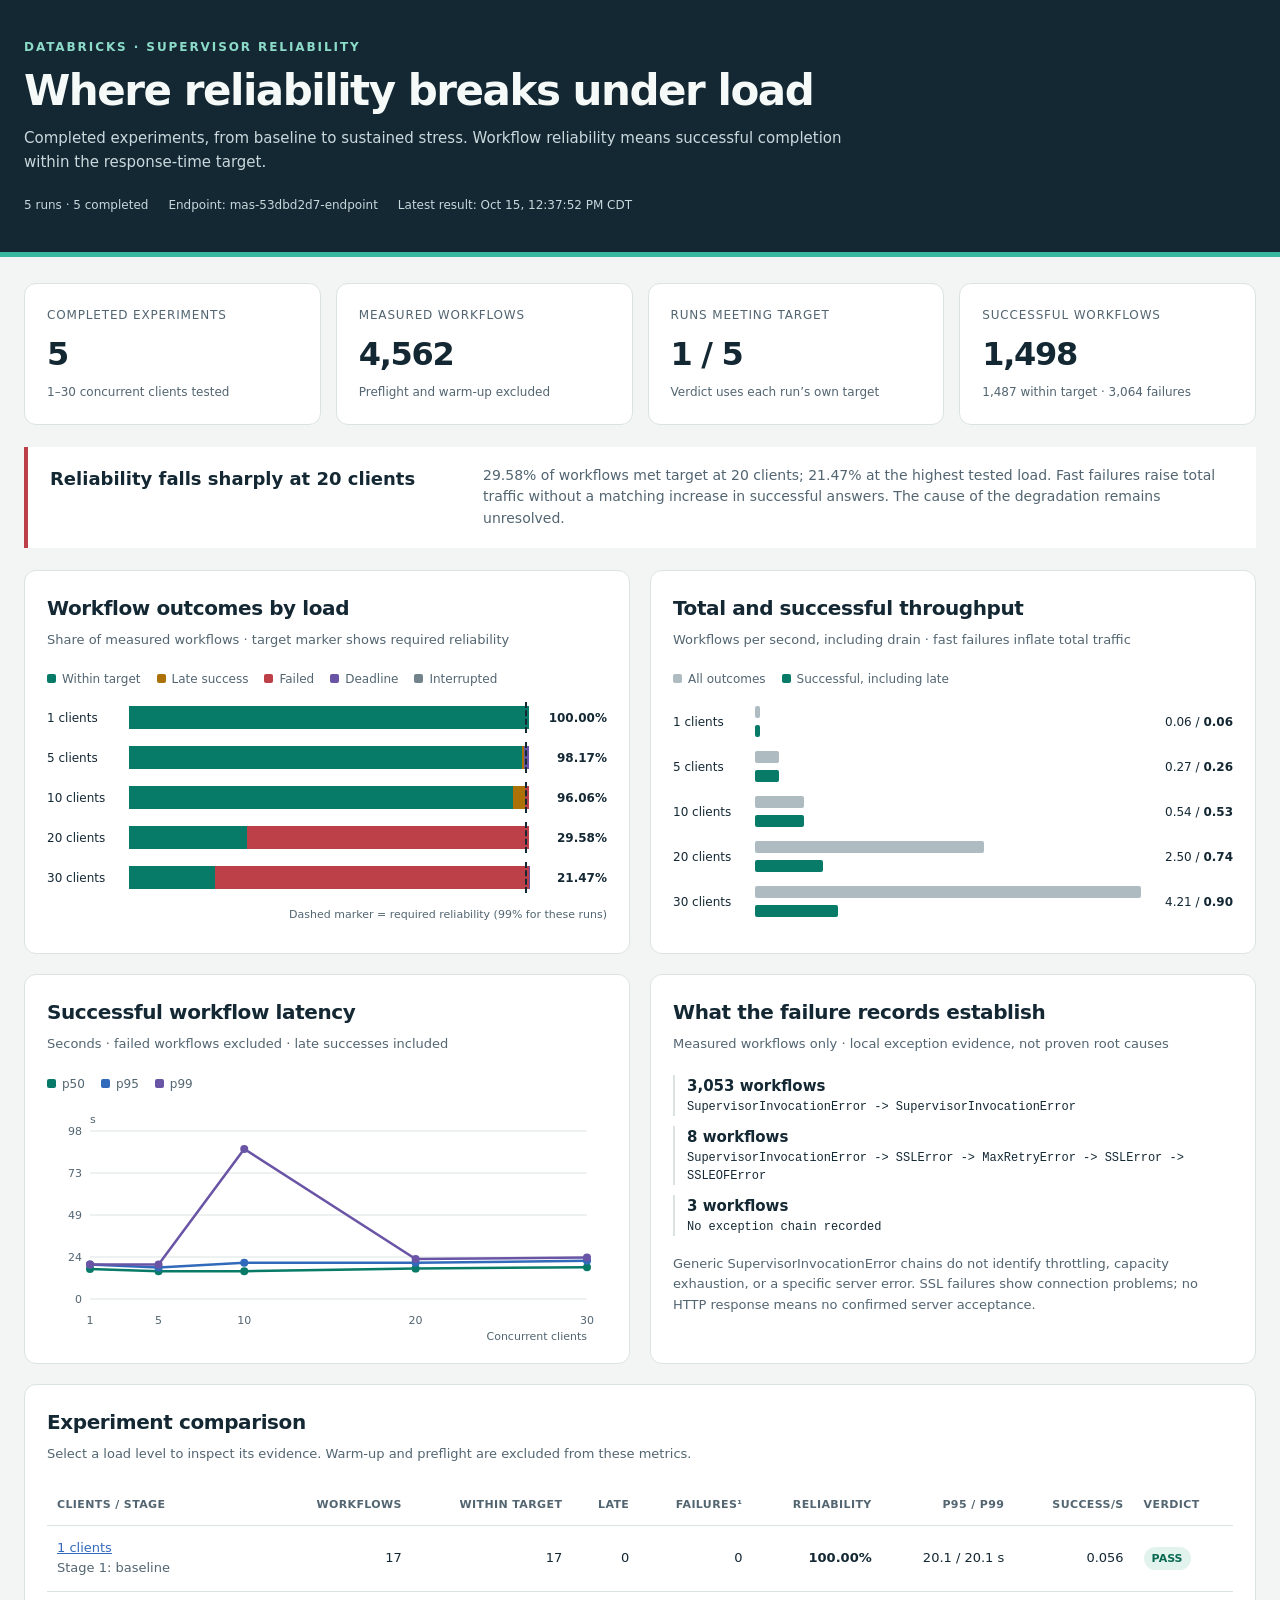
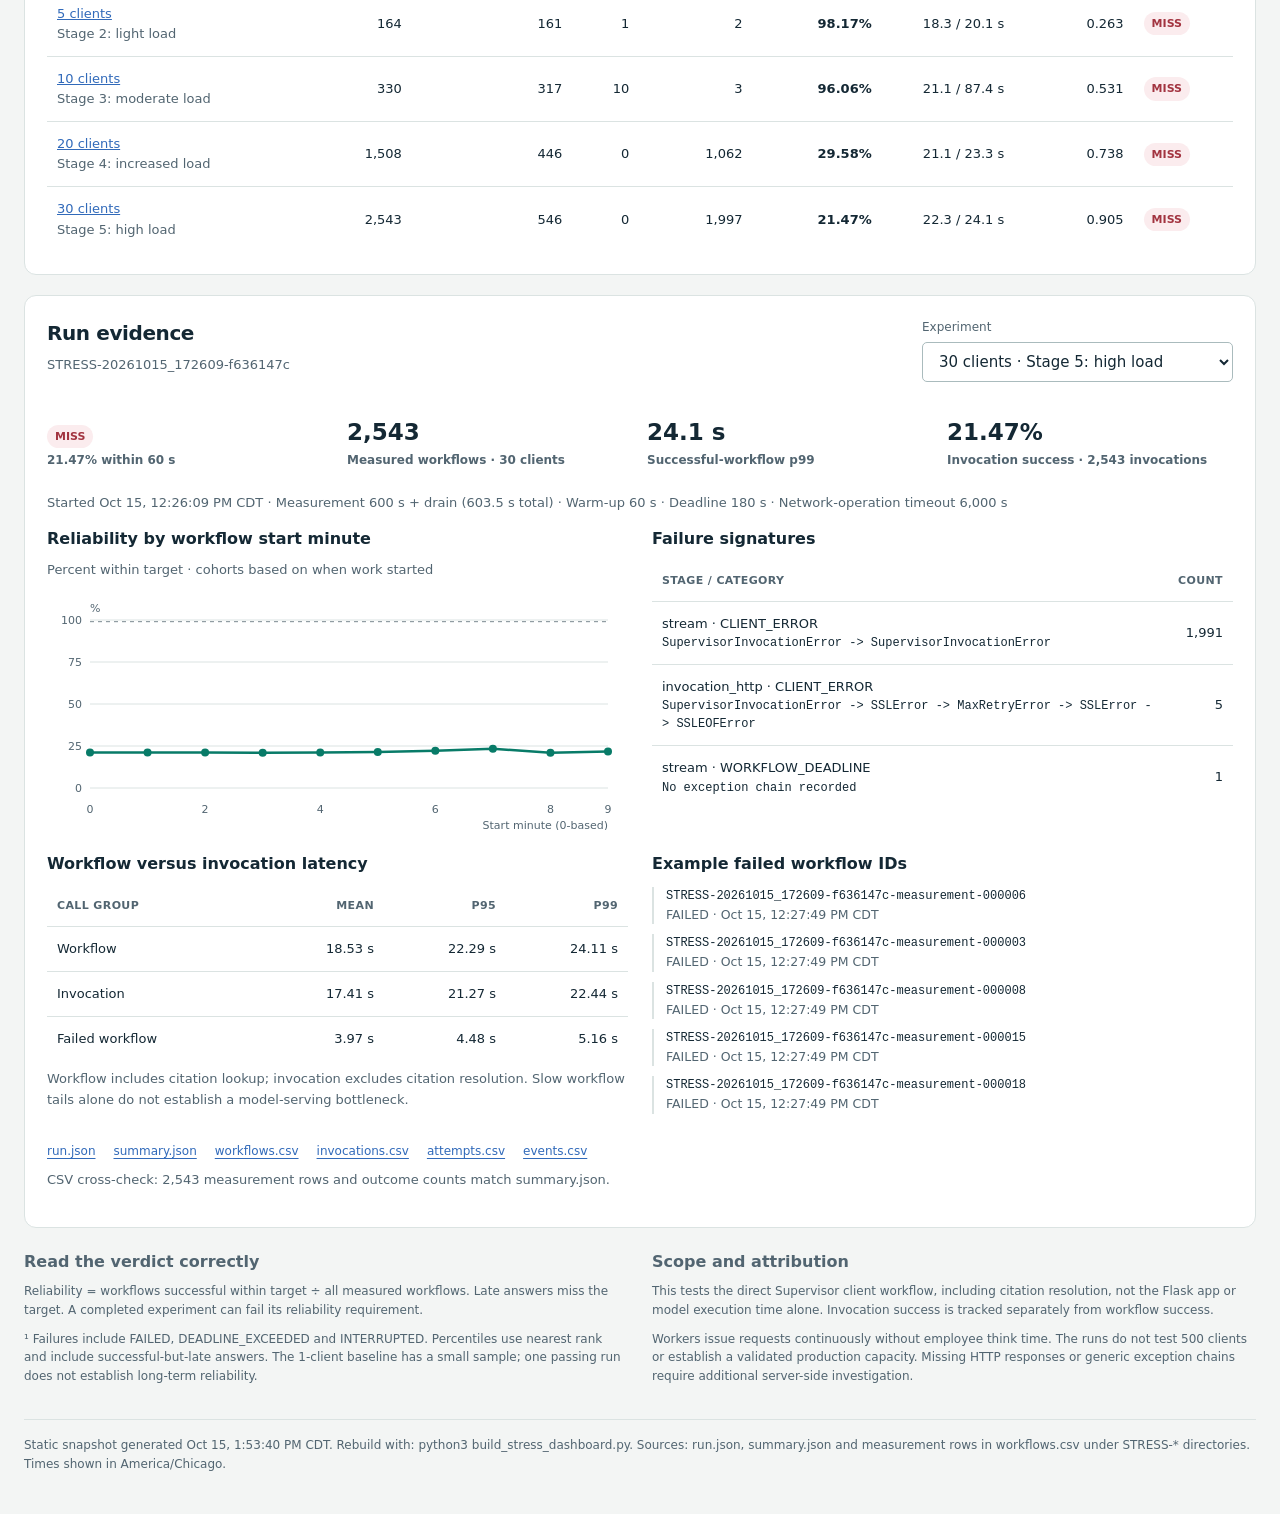
<file: stress_Test/20261015_ST/FLASK/stress_test_dashboard.html>
<!doctype html>
<html lang="en">
<head>
<meta charset="utf-8"><meta name="viewport" content="width=device-width,initial-scale=1">
<title>Databricks stress test · Reliability dashboard</title>
<style>
:root{--ink:#142834;--muted:#526571;--paper:#f3f5f4;--card:#fff;--line:#dbe3e2;--good:#087b68;--late:#ac7207;--bad:#bd4049;--timeout:#6954a5;--other:#72838b;--blue:#316aba;--track:#e9efed}
*{box-sizing:border-box}body{margin:0;background:var(--paper);color:var(--ink);font:15px/1.55 system-ui,-apple-system,BlinkMacSystemFont,"Segoe UI",sans-serif}header{background:var(--ink);color:#f5faf8;padding:38px max(24px,calc((100vw - 1280px)/2));border-bottom:5px solid #35ba9f}header .eyebrow{color:#8cdbc8;font-size:12px;font-weight:700;letter-spacing:.16em;text-transform:uppercase}h1{font-size:clamp(28px,4vw,42px);line-height:1.16;letter-spacing:-.035em;margin:10px 0 12px}header p{color:#cad8dc;max-width:860px;margin:0}main{max-width:1328px;margin:auto;padding:26px 24px 40px}h2{font-size:20px;letter-spacing:-.02em;margin:0 0 6px}h3{font-size:16px;margin:0 0 8px}p{margin:0 0 14px}.sub,.muted{color:var(--muted);font-size:13px}.sub{margin-bottom:20px}.meta{display:flex;gap:8px 20px;flex-wrap:wrap;margin-top:22px;color:#c5d8dc;font-size:12px;font-variant-numeric:tabular-nums}.metrics{display:grid;grid-template-columns:repeat(4,minmax(0,1fr));gap:15px;margin-bottom:22px}.metric,.panel{background:var(--card);border:1px solid var(--line);border-radius:12px;padding:22px}.metric .value{font-size:32px;letter-spacing:-.04em;line-height:1.25;margin:9px 0;font-weight:650}.metric .label{font-size:12px;text-transform:uppercase;letter-spacing:.07em;color:var(--muted)}.metric p{font-size:12px;margin:0;color:var(--muted)}.insight{border-left:4px solid var(--bad);background:#fff;padding:18px 22px;margin:0 0 22px;display:grid;grid-template-columns:1.1fr 2fr;gap:20px}.insight strong{font-size:18px}.insight p{margin:0;color:var(--muted);font-size:14px}.grid{display:grid;grid-template-columns:1fr 1fr;gap:20px;margin-bottom:20px}.wide{grid-column:1/-1}.panel{min-width:0}.legend{display:flex;flex-wrap:wrap;gap:8px 16px;font-size:12px;margin:8px 0 18px;color:var(--muted)}.legend span:before{content:"";display:inline-block;width:9px;height:9px;margin-right:6px;background:var(--swatch);border-radius:2px}.barrow{display:grid;grid-template-columns:72px 1fr 68px;align-items:center;gap:10px;margin:17px 0;font-size:12px;font-variant-numeric:tabular-nums}.track{display:flex;position:relative;height:23px;border-radius:3px;background:var(--track)}.segment{height:100%;min-width:0}.track .target{position:absolute;height:31px;top:-4px;border-left:2px dashed var(--ink);left:99%;z-index:1}.target-label{text-align:right;font-size:11px;color:var(--muted)}.throughputrow{display:grid;grid-template-columns:72px 1fr 82px;gap:10px;align-items:center;margin:14px 0;font-size:12px}.doubletrack{height:31px;position:relative}.doubletrack i{position:absolute;display:block;height:12px;border-radius:2px;left:0}.doubletrack .total{top:0;background:#aebbc0}.doubletrack .successful{bottom:0;background:var(--good)}.right{text-align:right;font-variant-numeric:tabular-nums}.scroll{overflow-x:auto}table{border-collapse:collapse;width:100%;font-size:13px}th{text-align:left;color:var(--muted);font-weight:550;font-size:11px;letter-spacing:.035em;text-transform:uppercase;white-space:nowrap}td,th{padding:12px 10px;border-bottom:1px solid var(--line)}tbody tr:last-child td{border-bottom:none}td.num,th.num{text-align:right;font-variant-numeric:tabular-nums;white-space:nowrap}.badge{display:inline-block;font-size:11px;font-weight:700;padding:3px 8px;border-radius:20px;white-space:nowrap}.pass{background:#e2f3ee;color:#096951}.fail{background:#fbecee;color:#a23440}.pending{background:#f0ebfa;color:#5c4891}a{color:var(--blue);text-decoration:underline;text-underline-offset:3px}button,select{font:inherit}button{background:transparent;border:0;color:var(--blue);text-decoration:underline;padding:0;cursor:pointer;text-align:left}button:focus-visible,a:focus-visible,select:focus-visible{outline:3px solid var(--blue);outline-offset:4px}select{padding:9px 12px;max-width:100%;border:1px solid #aabbbd;background:white;color:var(--ink);border-radius:5px}label{display:block;font-size:12px;margin-bottom:6px;color:var(--muted)}.detail-head{display:flex;justify-content:space-between;gap:18px;flex-wrap:wrap;margin-bottom:20px}.detail-facts{display:grid;grid-template-columns:repeat(4,minmax(0,1fr));gap:14px;margin-bottom:24px}.detail-facts .number{font-size:23px;font-weight:650;font-variant-numeric:tabular-nums}.detail-facts small{display:block;color:var(--muted);font-size:12px}.links{display:flex;gap:10px 18px;flex-wrap:wrap;margin-top:18px;font-size:12px}.mono{font:12px/1.5 ui-monospace,SFMono-Regular,Consolas,monospace;overflow-wrap:anywhere}.notice{background:#faf4e5;color:#745414;padding:12px 15px;border-radius:5px;font-size:13px;margin-bottom:18px}.detailgrid{display:grid;grid-template-columns:1fr 1fr;gap:24px}.chart svg{display:block;width:100%}.chart text{font-family:inherit;fill:var(--muted);font-size:11px}.chart .axis{stroke:var(--line);stroke-width:1}.chart .series{fill:none;stroke-width:2.5}.chart .threshold{stroke:#7a8990;stroke-dasharray:4 4}.footnotes{margin-top:22px;display:grid;grid-template-columns:1fr 1fr;gap:24px;font-size:12px;color:var(--muted)}.footnotes p{margin-bottom:10px}footer{margin-top:24px;padding-top:16px;border-top:1px solid var(--line);font-size:12px;color:var(--muted)}.empty{padding:30px;text-align:center;color:var(--muted)}noscript{display:block;padding:25px}.sample{margin:10px 0;border-left:2px solid var(--line);padding-left:12px}.sample small{display:block;color:var(--muted)}
@media(max-width:900px){.metrics{grid-template-columns:repeat(2,minmax(0,1fr))}.grid,.detailgrid{grid-template-columns:1fr}.insight{grid-template-columns:1fr;gap:8px}}
@media(max-width:520px){main{padding:18px 12px}header{padding:28px 18px}.panel,.metric{padding:16px}.metrics{gap:10px}.metric .value{font-size:26px}.detail-facts{grid-template-columns:repeat(2,minmax(0,1fr))}.footnotes{grid-template-columns:1fr;gap:6px}.barrow{grid-template-columns:58px 1fr 58px;gap:6px}.throughputrow{grid-template-columns:58px 1fr 72px;gap:6px}}
@media print{header{background:white;color:var(--ink)}header p,.meta,header .eyebrow{color:var(--muted)}body{background:white}.panel,.metric{break-inside:avoid}button,select{color:var(--ink)}main{max-width:none}.links{display:none}.grid{grid-template-columns:1fr 1fr}}
</style>
</head><body>
<header><div class="eyebrow">Databricks · Supervisor reliability</div><h1>Where reliability breaks under load</h1><p>Completed experiments, from baseline to sustained stress. Workflow reliability means successful completion within the response-time target.</p><div class="meta" id="metadata"></div></header>
<noscript>This dashboard requires JavaScript to display its embedded local results. No internet connection is required.</noscript>
<main>
<div id="warnings"></div><section class="metrics" id="metrics" aria-label="Experiment overview"></section>
<section class="insight" id="insight" aria-label="Main finding"></section>
<div class="grid">
<section class="panel"><h2>Workflow outcomes by load</h2><p class="sub">Share of measured workflows · target marker shows required reliability</p><div class="legend" id="outcome-legend"></div><div id="reliability"></div></section>
<section class="panel"><h2>Total and successful throughput</h2><p class="sub">Workflows per second, including drain · fast failures inflate total traffic</p><div class="legend"><span style="--swatch:#aebbc0">All outcomes</span><span style="--swatch:var(--good)">Successful, including late</span></div><div id="throughput"></div></section>
<section class="panel"><h2>Successful workflow latency</h2><p class="sub">Seconds · failed workflows excluded · late successes included</p><div class="legend"><span style="--swatch:var(--good)">p50</span><span style="--swatch:var(--blue)">p95</span><span style="--swatch:var(--timeout)">p99</span></div><div class="chart" id="latency-chart"></div></section>
<section class="panel"><h2>What the failure records establish</h2><p class="sub">Measured workflows only · local exception evidence, not proven root causes</p><div id="failure-overview"></div></section>
<section class="panel wide"><h2>Experiment comparison</h2><p class="sub">Select a load level to inspect its evidence. Warm-up and preflight are excluded from these metrics.</p><div class="scroll"><table id="comparison"><thead><tr><th>Clients / stage</th><th class="num">Workflows</th><th class="num">Within target</th><th class="num">Late</th><th class="num">Failures¹</th><th class="num">Reliability</th><th class="num">p95 / p99</th><th class="num">Success/s</th><th>Verdict</th></tr></thead><tbody></tbody></table></div></section>
<section class="panel wide" id="detail-section"><div class="detail-head"><div><h2>Run evidence</h2><p class="sub" id="detail-id"></p></div><div><label for="run-select">Experiment</label><select id="run-select"></select></div></div><div id="detail" aria-live="polite"></div></section>
</div>
<section class="footnotes"><div><h3>Read the verdict correctly</h3><p>Reliability = workflows successful within target ÷ all measured workflows. Late answers miss the target. A completed experiment can fail its reliability requirement.</p><p>¹ Failures include FAILED, DEADLINE_EXCEEDED and INTERRUPTED. Percentiles use nearest rank and include successful-but-late answers. The 1-client baseline has a small sample; one passing run does not establish long-term reliability.</p></div><div><h3>Scope and attribution</h3><p>This tests the direct Supervisor client workflow, including citation resolution, not the Flask app or model execution time alone. Invocation success is tracked separately from workflow success.</p><p>Workers issue requests continuously without employee think time. The runs do not test 500 clients or establish a validated production capacity. Missing HTTP responses or generic exception chains require additional server-side investigation.</p></div></section>
<footer id="footer"></footer>
</main>
<script id="dashboard-data" type="application/json">{"generated_at": "2026-10-15T18:53:40.765288+00:00", "runs": [{"folder": "STRESS-20261015_162939-3cf819fc", "config": {"run_id": "STRESS-20261015_162939-3cf819fc", "started_at": "2026-10-15T16:29:39.262851+00:00", "endpoint": "mas-53dbd2d7-endpoint", "concurrency": 1, "duration_seconds": 300.0, "warmup_seconds": 60.0, "target_seconds": 60.0, "deadline_seconds": 180.0, "network_timeout_seconds": 6000, "citation_lookup_enabled": true, "min_reliability_percent": 99.0, "expected_agent": "mariner-policy-assistant", "question_characters": 334, "question_sha256": "eaa187372f66c0fe2299f4944dd12e2d55defc5158d38b1e4560b731deaf2e62", "run_note": "Stage 1: baseline"}, "summary": {"run_status": "COMPLETE", "measurement_complete": true, "target_seconds": 60.0, "deadline_seconds": 180.0, "required_reliability_percent": 99.0, "reliability_percent": 100.0, "passed": true, "workflows_started": 17, "outcomes": {"SUCCESS_WITHIN_TARGET": 17}, "successful_latency_seconds": {"count": 17, "mean": 17.716251642000003, "p50": 17.446286000000015, "p95": 20.087639499999995, "p99": 20.087639499999995, "max": 20.087639499999995}, "failed_latency_seconds": {"count": 0, "mean": null, "p50": null, "p95": null, "p99": null, "max": null}, "completed_workflows_per_second_including_drain": 0.05644382428471071, "successful_workflows_per_second_including_drain": 0.05644382428471071, "invocation_outcomes": {"SUCCESS": 17}, "invocation_success_percent": 100.0, "http_attempt_outcomes": {"SUCCESS": 17}, "successful_invocation_latency_seconds": {"count": 17, "mean": 16.195549443588234, "p50": 16.12761120900001, "p95": 18.473638417000018, "p99": 18.473638417000018, "max": 18.473638417000018}, "failed_invocation_latency_seconds": {"count": 0, "mean": null, "p50": null, "p95": null, "p99": null, "max": null}, "failure_categories": {}, "per_minute_start_cohorts": [{"minute": 0, "started": 4, "outcomes": {"SUCCESS_WITHIN_TARGET": 4}, "successful_latency_seconds": {"count": 4, "mean": 18.846206822749995, "p50": 17.80681274999999, "p95": 20.087639499999995, "p99": 20.087639499999995, "max": 20.087639499999995}}, {"minute": 1, "started": 3, "outcomes": {"SUCCESS_WITHIN_TARGET": 3}, "successful_latency_seconds": {"count": 3, "mean": 17.13849397233334, "p50": 17.021931625000008, "p95": 17.446286000000015, "p99": 17.446286000000015, "max": 17.446286000000015}}, {"minute": 2, "started": 4, "outcomes": {"SUCCESS_WITHIN_TARGET": 4}, "successful_latency_seconds": {"count": 4, "mean": 17.564260916250014, "p50": 17.309961791000035, "p95": 18.613001165999975, "p99": 18.613001165999975, "max": 18.613001165999975}}, {"minute": 3, "started": 3, "outcomes": {"SUCCESS_WITHIN_TARGET": 3}, "successful_latency_seconds": {"count": 3, "mean": 17.556364124999998, "p50": 17.40456066600001, "p95": 19.112409583999977, "p99": 19.112409583999977, "max": 19.112409583999977}}, {"minute": 4, "started": 3, "outcomes": {"SUCCESS_WITHIN_TARGET": 3}, "successful_latency_seconds": {"count": 3, "mean": 17.149944222000006, "p50": 16.82962225, "p95": 18.87717329100002, "p99": 18.87717329100002, "max": 18.87717329100002}}], "phases": [{"phase": "preflight", "submission_window_seconds": 26.819726208, "elapsed_with_drain_seconds": 26.81972875, "started": 1}, {"phase": "warmup", "submission_window_seconds": 60.0, "elapsed_with_drain_seconds": 69.333141208, "started": 4}, {"phase": "measurement", "submission_window_seconds": 300.0, "elapsed_with_drain_seconds": 301.18441149999995, "started": 17}], "notes": ["One persistent process/session/token cache per concurrent client.", "Inference includes authentication, retries and approval continuations; citations are separate.", "Deadline termination stops local work; remote operations may continue.", "Agent/source flags are observations, not proof of grounded answer quality.", "Endpoint capacity/configuration and background traffic must be recorded externally.", "Interrupted runs preserve outcomes but have no passing reliability verdict."], "run_error": null, "finished_at": "2026-10-15T16:36:16.694943+00:00"}, "checks": [], "csv_count": 17, "failure_signatures": [], "failure_samples": []}, {"folder": "STRESS-20261015_163804-e1b779bb", "config": {"run_id": "STRESS-20261015_163804-e1b779bb", "started_at": "2026-10-15T16:38:04.034265+00:00", "endpoint": "mas-53dbd2d7-endpoint", "concurrency": 5, "duration_seconds": 600.0, "warmup_seconds": 60.0, "target_seconds": 60.0, "deadline_seconds": 180.0, "network_timeout_seconds": 6000, "citation_lookup_enabled": true, "min_reliability_percent": 99.0, "expected_agent": "mariner-policy-assistant", "question_characters": 334, "question_sha256": "eaa187372f66c0fe2299f4944dd12e2d55defc5158d38b1e4560b731deaf2e62", "run_note": "Stage 2: light load"}, "summary": {"run_status": "COMPLETE", "measurement_complete": true, "target_seconds": 60.0, "deadline_seconds": 180.0, "required_reliability_percent": 99.0, "reliability_percent": 98.17073170731707, "passed": false, "workflows_started": 164, "outcomes": {"SUCCESS_WITHIN_TARGET": 161, "DEADLINE_EXCEEDED": 2, "SUCCESS_LATE": 1}, "successful_latency_seconds": {"count": 162, "mean": 16.566040141728237, "p50": 16.130064249999123, "p95": 18.33726304200536, "p99": 20.099820542003727, "max": 79.88160724999034}, "failed_latency_seconds": {"count": 2, "mean": 180.0259241245003, "p50": 180.01743866600737, "p95": 180.03440958299325, "p99": 180.03440958299325, "max": 180.03440958299325}, "completed_workflows_per_second_including_drain": 0.26670264414865996, "successful_workflows_per_second_including_drain": 0.2634501728785544, "invocation_outcomes": {"SUCCESS": 162, "DEADLINE_EXCEEDED": 2}, "invocation_success_percent": 98.78048780487805, "http_attempt_outcomes": {"SUCCESS": 162, "DEADLINE_EXCEEDED": 2}, "successful_invocation_latency_seconds": {"count": 162, "mean": 15.37380401641443, "p50": 14.976130792012555, "p95": 16.749857874994632, "p99": 18.97552204100066, "max": 78.53094691599836}, "failed_invocation_latency_seconds": {"count": 2, "mean": 180.0027112914977, "p50": 179.99666754200007, "p95": 180.0087550409953, "p99": 180.0087550409953, "max": 180.0087550409953}, "failure_categories": {"WORKFLOW_DEADLINE": 2}, "per_minute_start_cohorts": [{"minute": 0, "started": 20, "outcomes": {"SUCCESS_WITHIN_TARGET": 20}, "successful_latency_seconds": {"count": 20, "mean": 16.72894430824963, "p50": 16.983781625007396, "p95": 19.800843541001086, "p99": 20.099820542003727, "max": 20.099820542003727}}, {"minute": 1, "started": 19, "outcomes": {"SUCCESS_WITHIN_TARGET": 19}, "successful_latency_seconds": {"count": 19, "mean": 16.04406545831405, "p50": 16.28430987498723, "p95": 19.83486858299875, "p99": 19.83486858299875, "max": 19.83486858299875}}, {"minute": 2, "started": 18, "outcomes": {"SUCCESS_WITHIN_TARGET": 17, "DEADLINE_EXCEEDED": 1}, "successful_latency_seconds": {"count": 17, "mean": 15.879934005117427, "p50": 15.79621029199916, "p95": 18.33726304200536, "p99": 18.33726304200536, "max": 18.33726304200536}}, {"minute": 3, "started": 13, "outcomes": {"SUCCESS_WITHIN_TARGET": 12, "DEADLINE_EXCEEDED": 1}, "successful_latency_seconds": {"count": 12, "mean": 16.209956642333662, "p50": 16.269998000003397, "p95": 17.707548375008628, "p99": 17.707548375008628, "max": 17.707548375008628}}, {"minute": 4, "started": 11, "outcomes": {"SUCCESS_WITHIN_TARGET": 11}, "successful_latency_seconds": {"count": 11, "mean": 16.32411714400223, "p50": 16.164966249998542, "p95": 17.170505333997426, "p99": 17.170505333997426, "max": 17.170505333997426}}, {"minute": 5, "started": 14, "outcomes": {"SUCCESS_WITHIN_TARGET": 14}, "successful_latency_seconds": {"count": 14, "mean": 16.170950345144124, "p50": 16.07208141600131, "p95": 17.325729667005362, "p99": 17.325729667005362, "max": 17.325729667005362}}, {"minute": 6, "started": 14, "outcomes": {"SUCCESS_WITHIN_TARGET": 13, "SUCCESS_LATE": 1}, "successful_latency_seconds": {"count": 14, "mean": 20.893724699356035, "p50": 16.396861834000447, "p95": 79.88160724999034, "p99": 79.88160724999034, "max": 79.88160724999034}}, {"minute": 7, "started": 17, "outcomes": {"SUCCESS_WITHIN_TARGET": 17}, "successful_latency_seconds": {"count": 17, "mean": 16.420830193708433, "p50": 16.417247000004863, "p95": 17.18218791599793, "p99": 17.18218791599793, "max": 17.18218791599793}}, {"minute": 8, "started": 19, "outcomes": {"SUCCESS_WITHIN_TARGET": 19}, "successful_latency_seconds": {"count": 19, "mean": 15.888914054945129, "p50": 15.739091750001535, "p95": 17.59628079099639, "p99": 17.59628079099639, "max": 17.59628079099639}}, {"minute": 9, "started": 19, "outcomes": {"SUCCESS_WITHIN_TARGET": 19}, "successful_latency_seconds": {"count": 19, "mean": 15.804726091999328, "p50": 16.129241791000823, "p95": 17.367275208001956, "p99": 17.367275208001956, "max": 17.367275208001956}}], "phases": [{"phase": "preflight", "submission_window_seconds": 20.87672620799276, "elapsed_with_drain_seconds": 20.876727290989948, "started": 1}, {"phase": "warmup", "submission_window_seconds": 60.0, "elapsed_with_drain_seconds": 71.07866291700338, "started": 20}, {"phase": "measurement", "submission_window_seconds": 600.0, "elapsed_with_drain_seconds": 614.9170381250005, "started": 164}], "notes": ["One persistent process/session/token cache per concurrent client.", "Inference includes authentication, retries and approval continuations; citations are separate.", "Deadline termination stops local work; remote operations may continue.", "Agent/source flags are observations, not proof of grounded answer quality.", "Endpoint capacity/configuration and background traffic must be recorded externally.", "Interrupted runs preserve outcomes but have no passing reliability verdict."], "run_error": null, "finished_at": "2026-10-15T16:49:52.802753+00:00"}, "checks": [], "csv_count": 164, "failure_signatures": [{"stage": "invocation_http", "category": "WORKFLOW_DEADLINE", "chain": "No exception chain recorded", "count": 2}], "failure_samples": [{"workflow_id": "STRESS-20261015_163804-e1b779bb-measurement-000050", "started_at": "2026-10-15T16:42:10.742902+00:00", "outcome": "DEADLINE_EXCEEDED", "stage": "invocation_http", "error_category": "WORKFLOW_DEADLINE", "exception_chain": ""}, {"workflow_id": "STRESS-20261015_163804-e1b779bb-measurement-000064", "started_at": "2026-10-15T16:43:07.600948+00:00", "outcome": "DEADLINE_EXCEEDED", "stage": "invocation_http", "error_category": "WORKFLOW_DEADLINE", "exception_chain": ""}]}, {"folder": "STRESS-20261015_165042-897c7a56", "config": {"run_id": "STRESS-20261015_165042-897c7a56", "started_at": "2026-10-15T16:50:42.490938+00:00", "endpoint": "mas-53dbd2d7-endpoint", "concurrency": 10, "duration_seconds": 600.0, "warmup_seconds": 60.0, "target_seconds": 60.0, "deadline_seconds": 180.0, "network_timeout_seconds": 6000, "citation_lookup_enabled": true, "min_reliability_percent": 99.0, "expected_agent": "mariner-policy-assistant", "question_characters": 334, "question_sha256": "eaa187372f66c0fe2299f4944dd12e2d55defc5158d38b1e4560b731deaf2e62", "run_note": "Stage 3: moderate load"}, "summary": {"run_status": "COMPLETE", "measurement_complete": true, "target_seconds": 60.0, "deadline_seconds": 180.0, "required_reliability_percent": 99.0, "reliability_percent": 96.06060606060606, "passed": false, "workflows_started": 330, "outcomes": {"SUCCESS_WITHIN_TARGET": 317, "SUCCESS_LATE": 10, "FAILED": 3}, "successful_latency_seconds": {"count": 327, "mean": 18.498177401901664, "p50": 16.172039917000802, "p95": 21.08464637499128, "p99": 87.36765537499741, "max": 105.11720174999209}, "failed_latency_seconds": {"count": 3, "mean": 16.09321859733124, "p50": 16.292106207998586, "p95": 16.65088512499642, "p99": 16.65088512499642, "max": 16.65088512499642}, "completed_workflows_per_second_including_drain": 0.5362988332684535, "successful_workflows_per_second_including_drain": 0.5314233893296494, "invocation_outcomes": {"SUCCESS": 327, "FAILED": 3}, "invocation_success_percent": 99.0909090909091, "http_attempt_outcomes": {"SUCCESS": 327, "FAILED": 3}, "successful_invocation_latency_seconds": {"count": 327, "mean": 15.300211007779891, "p50": 15.099689707989455, "p95": 17.982720833999338, "p99": 20.643779416990583, "max": 24.313952625001548}, "failed_invocation_latency_seconds": {"count": 3, "mean": 16.08537777766954, "p50": 16.291039792005904, "p95": 16.649282875005156, "p99": 16.649282875005156, "max": 16.649282875005156}, "failure_categories": {"CLIENT_ERROR": 3}, "per_minute_start_cohorts": [{"minute": 0, "started": 40, "outcomes": {"SUCCESS_WITHIN_TARGET": 40}, "successful_latency_seconds": {"count": 40, "mean": 16.60288701774807, "p50": 16.326326541005983, "p95": 18.8797348329972, "p99": 20.824833582999418, "max": 20.824833582999418}}, {"minute": 1, "started": 39, "outcomes": {"SUCCESS_WITHIN_TARGET": 39}, "successful_latency_seconds": {"count": 39, "mean": 16.29772886123026, "p50": 15.918321709003067, "p95": 18.99206208299438, "p99": 20.498610959009966, "max": 20.498610959009966}}, {"minute": 2, "started": 37, "outcomes": {"SUCCESS_WITHIN_TARGET": 37}, "successful_latency_seconds": {"count": 37, "mean": 15.995350341188306, "p50": 15.916253583010985, "p95": 17.75663733399415, "p99": 19.981854708996252, "max": 19.981854708996252}}, {"minute": 3, "started": 36, "outcomes": {"SUCCESS_WITHIN_TARGET": 36}, "successful_latency_seconds": {"count": 36, "mean": 16.605377804417206, "p50": 16.156378291998408, "p95": 19.254444125006557, "p99": 19.583563874999527, "max": 19.583563874999527}}, {"minute": 4, "started": 38, "outcomes": {"SUCCESS_WITHIN_TARGET": 38}, "successful_latency_seconds": {"count": 38, "mean": 15.743771401261926, "p50": 15.896114957999089, "p95": 17.534046291009872, "p99": 17.643264290993102, "max": 17.643264290993102}}, {"minute": 5, "started": 40, "outcomes": {"SUCCESS_WITHIN_TARGET": 40}, "successful_latency_seconds": {"count": 40, "mean": 15.867728381224879, "p50": 15.839060583006358, "p95": 17.02579450000485, "p99": 17.79677337499743, "max": 17.79677337499743}}, {"minute": 6, "started": 20, "outcomes": {"SUCCESS_WITHIN_TARGET": 10, "SUCCESS_LATE": 10}, "successful_latency_seconds": {"count": 20, "mean": 51.809803989649666, "p50": 17.799549916991964, "p95": 96.97643999999855, "p99": 105.11720174999209, "max": 105.11720174999209}}, {"minute": 7, "started": 10, "outcomes": {"SUCCESS_WITHIN_TARGET": 10}, "successful_latency_seconds": {"count": 10, "mean": 21.17949513739877, "p50": 21.233156166999834, "p95": 22.574999375006882, "p99": 22.574999375006882, "max": 22.574999375006882}}, {"minute": 8, "started": 30, "outcomes": {"SUCCESS_WITHIN_TARGET": 29, "FAILED": 1}, "successful_latency_seconds": {"count": 29, "mean": 16.436564551794337, "p50": 16.31157649999659, "p95": 17.82526541700645, "p99": 18.22080583299976, "max": 18.22080583299976}}, {"minute": 9, "started": 40, "outcomes": {"SUCCESS_WITHIN_TARGET": 38, "FAILED": 2}, "successful_latency_seconds": {"count": 38, "mean": 15.840307601973397, "p50": 15.980669000011403, "p95": 18.029314540995983, "p99": 19.439969833998475, "max": 19.439969833998475}}], "phases": [{"phase": "preflight", "submission_window_seconds": 18.77687162499933, "elapsed_with_drain_seconds": 18.776872874994297, "started": 1}, {"phase": "warmup", "submission_window_seconds": 60.0, "elapsed_with_drain_seconds": 74.69425645799492, "started": 40}, {"phase": "measurement", "submission_window_seconds": 600.0, "elapsed_with_drain_seconds": 615.3285808750079, "started": 330}], "notes": ["One persistent process/session/token cache per concurrent client.", "Inference includes authentication, retries and approval continuations; citations are separate.", "Deadline termination stops local work; remote operations may continue.", "Agent/source flags are observations, not proof of grounded answer quality.", "Endpoint capacity/configuration and background traffic must be recorded externally.", "Interrupted runs preserve outcomes but have no passing reliability verdict."], "run_error": null, "finished_at": "2026-10-15T17:02:32.845745+00:00"}, "checks": [], "csv_count": 330, "failure_signatures": [{"stage": "invocation_http", "category": "CLIENT_ERROR", "chain": "SupervisorInvocationError -> SSLError -> MaxRetryError -> SSLError -> SSLEOFError", "count": 3}], "failure_samples": [{"workflow_id": "STRESS-20261015_165042-897c7a56-measurement-000278", "started_at": "2026-10-15T17:00:52.317575+00:00", "outcome": "FAILED", "stage": "invocation_http", "error_category": "CLIENT_ERROR", "exception_chain": "SupervisorInvocationError -> SSLError -> MaxRetryError -> SSLError -> SSLEOFError"}, {"workflow_id": "STRESS-20261015_165042-897c7a56-measurement-000326", "started_at": "2026-10-15T17:02:11.794144+00:00", "outcome": "FAILED", "stage": "invocation_http", "error_category": "CLIENT_ERROR", "exception_chain": "SupervisorInvocationError -> SSLError -> MaxRetryError -> SSLError -> SSLEOFError"}, {"workflow_id": "STRESS-20261015_165042-897c7a56-measurement-000325", "started_at": "2026-10-15T17:02:11.435786+00:00", "outcome": "FAILED", "stage": "invocation_http", "error_category": "CLIENT_ERROR", "exception_chain": "SupervisorInvocationError -> SSLError -> MaxRetryError -> SSLError -> SSLEOFError"}]}, {"folder": "STRESS-20261015_170922-c467519e", "config": {"run_id": "STRESS-20261015_170922-c467519e", "started_at": "2026-10-15T17:09:22.553790+00:00", "endpoint": "mas-53dbd2d7-endpoint", "concurrency": 20, "duration_seconds": 600.0, "warmup_seconds": 60.0, "target_seconds": 60.0, "deadline_seconds": 180.0, "network_timeout_seconds": 6000, "citation_lookup_enabled": true, "min_reliability_percent": 99.0, "expected_agent": "mariner-policy-assistant", "question_characters": 334, "question_sha256": "eaa187372f66c0fe2299f4944dd12e2d55defc5158d38b1e4560b731deaf2e62", "run_note": "Stage 4: increased load"}, "summary": {"run_status": "COMPLETE", "measurement_complete": true, "target_seconds": 60.0, "deadline_seconds": 180.0, "required_reliability_percent": 99.0, "reliability_percent": 29.575596816976127, "passed": false, "workflows_started": 1508, "outcomes": {"FAILED": 1062, "SUCCESS_WITHIN_TARGET": 446}, "successful_latency_seconds": {"count": 446, "mean": 17.803762044271096, "p50": 17.706121166003868, "p95": 21.102777334002894, "p99": 23.330465541002923, "max": 29.91410220800026}, "failed_latency_seconds": {"count": 1062, "mean": 3.869563004988655, "p50": 3.7796572079969337, "p95": 4.515844334004214, "p99": 5.2289146250113845, "max": 6.503277000010712}, "completed_workflows_per_second_including_drain": 2.495834943723613, "successful_workflows_per_second_including_drain": 0.7381580801728987, "invocation_outcomes": {"FAILED": 1062, "SUCCESS": 446}, "invocation_success_percent": 29.575596816976127, "http_attempt_outcomes": {"FAILED": 1062, "SUCCESS": 446}, "successful_invocation_latency_seconds": {"count": 446, "mean": 16.811687526791843, "p50": 16.69343654200202, "p95": 20.234403624999686, "p99": 22.35508787499566, "max": 28.745001333008986}, "failed_invocation_latency_seconds": {"count": 1062, "mean": 3.8565941648792914, "p50": 3.7642829999967944, "p95": 4.500062791994424, "p99": 5.225274791999254, "max": 6.4943475000036415}, "failure_categories": {"CLIENT_ERROR": 1062}, "per_minute_start_cohorts": [{"minute": 0, "started": 163, "outcomes": {"FAILED": 119, "SUCCESS_WITHIN_TARGET": 44}, "successful_latency_seconds": {"count": 44, "mean": 17.87943908431771, "p50": 18.002449624997098, "p95": 20.429008666003938, "p99": 22.109223624996957, "max": 22.109223624996957}}, {"minute": 1, "started": 145, "outcomes": {"FAILED": 102, "SUCCESS_WITHIN_TARGET": 43}, "successful_latency_seconds": {"count": 43, "mean": 18.22576717248621, "p50": 18.308613957997295, "p95": 21.346896458999254, "p99": 22.803295708989026, "max": 22.803295708989026}}, {"minute": 2, "started": 146, "outcomes": {"FAILED": 99, "SUCCESS_WITHIN_TARGET": 47}, "successful_latency_seconds": {"count": 47, "mean": 17.705859437128503, "p50": 17.751566915991134, "p95": 20.431446459013387, "p99": 21.31661616700876, "max": 21.31661616700876}}, {"minute": 3, "started": 150, "outcomes": {"FAILED": 106, "SUCCESS_WITHIN_TARGET": 44}, "successful_latency_seconds": {"count": 44, "mean": 17.70481333424951, "p50": 17.391940374989645, "p95": 21.322977541, "p99": 22.3840519170044, "max": 22.3840519170044}}, {"minute": 4, "started": 140, "outcomes": {"FAILED": 95, "SUCCESS_WITHIN_TARGET": 45}, "successful_latency_seconds": {"count": 45, "mean": 18.487047266621893, "p50": 18.593557707994478, "p95": 22.439888207998592, "p99": 23.891996209000354, "max": 23.891996209000354}}, {"minute": 5, "started": 145, "outcomes": {"FAILED": 99, "SUCCESS_WITHIN_TARGET": 46}, "successful_latency_seconds": {"count": 46, "mean": 17.777065691107925, "p50": 17.423895040992647, "p95": 20.16071979100525, "p99": 29.91410220800026, "max": 29.91410220800026}}, {"minute": 6, "started": 157, "outcomes": {"FAILED": 113, "SUCCESS_WITHIN_TARGET": 44}, "successful_latency_seconds": {"count": 44, "mean": 17.5608450918887, "p50": 17.733976500006975, "p95": 20.715496082993923, "p99": 22.967963750008494, "max": 22.967963750008494}}, {"minute": 7, "started": 154, "outcomes": {"FAILED": 109, "SUCCESS_WITHIN_TARGET": 45}, "successful_latency_seconds": {"count": 45, "mean": 17.58166095455591, "p50": 17.593245625001146, "p95": 20.75158854199981, "p99": 21.6278385839978, "max": 21.6278385839978}}, {"minute": 8, "started": 157, "outcomes": {"FAILED": 113, "SUCCESS_WITHIN_TARGET": 44}, "successful_latency_seconds": {"count": 44, "mean": 17.473870211203824, "p50": 17.2741064580041, "p95": 20.98762195800373, "p99": 22.103274666995276, "max": 22.103274666995276}}, {"minute": 9, "started": 151, "outcomes": {"FAILED": 107, "SUCCESS_WITHIN_TARGET": 44}, "successful_latency_seconds": {"count": 44, "mean": 17.648250415590155, "p50": 17.590560999989975, "p95": 21.04993999999715, "p99": 24.904166457999963, "max": 24.904166457999963}}], "phases": [{"phase": "preflight", "submission_window_seconds": 18.980936916006613, "elapsed_with_drain_seconds": 18.980938374996185, "started": 1}, {"phase": "warmup", "submission_window_seconds": 60.0, "elapsed_with_drain_seconds": 67.37504587500007, "started": 93}, {"phase": "measurement", "submission_window_seconds": 600.0, "elapsed_with_drain_seconds": 604.2066218330001, "started": 1508}], "notes": ["One persistent process/session/token cache per concurrent client.", "Inference includes authentication, retries and approval continuations; citations are separate.", "Deadline termination stops local work; remote operations may continue.", "Agent/source flags are observations, not proof of grounded answer quality.", "Endpoint capacity/configuration and background traffic must be recorded externally.", "Interrupted runs preserve outcomes but have no passing reliability verdict."], "run_error": null, "finished_at": "2026-10-15T17:20:55.070849+00:00"}, "checks": [], "csv_count": 1508, "failure_signatures": [{"stage": "stream", "category": "CLIENT_ERROR", "chain": "SupervisorInvocationError -> SupervisorInvocationError", "count": 1062}], "failure_samples": [{"workflow_id": "STRESS-20261015_170922-c467519e-measurement-000011", "started_at": "2026-10-15T17:10:50.724521+00:00", "outcome": "FAILED", "stage": "stream", "error_category": "CLIENT_ERROR", "exception_chain": "SupervisorInvocationError -> SupervisorInvocationError"}, {"workflow_id": "STRESS-20261015_170922-c467519e-measurement-000017", "started_at": "2026-10-15T17:10:50.726524+00:00", "outcome": "FAILED", "stage": "stream", "error_category": "CLIENT_ERROR", "exception_chain": "SupervisorInvocationError -> SupervisorInvocationError"}, {"workflow_id": "STRESS-20261015_170922-c467519e-measurement-000018", "started_at": "2026-10-15T17:10:50.726776+00:00", "outcome": "FAILED", "stage": "stream", "error_category": "CLIENT_ERROR", "exception_chain": "SupervisorInvocationError -> SupervisorInvocationError"}, {"workflow_id": "STRESS-20261015_170922-c467519e-measurement-000007", "started_at": "2026-10-15T17:10:50.722057+00:00", "outcome": "FAILED", "stage": "stream", "error_category": "CLIENT_ERROR", "exception_chain": "SupervisorInvocationError -> SupervisorInvocationError"}, {"workflow_id": "STRESS-20261015_170922-c467519e-measurement-000015", "started_at": "2026-10-15T17:10:50.725574+00:00", "outcome": "FAILED", "stage": "stream", "error_category": "CLIENT_ERROR", "exception_chain": "SupervisorInvocationError -> SupervisorInvocationError"}]}, {"folder": "STRESS-20261015_172609-f636147c", "config": {"run_id": "STRESS-20261015_172609-f636147c", "started_at": "2026-10-15T17:26:09.811400+00:00", "endpoint": "mas-53dbd2d7-endpoint", "concurrency": 30, "duration_seconds": 600.0, "warmup_seconds": 60.0, "target_seconds": 60.0, "deadline_seconds": 180.0, "network_timeout_seconds": 6000, "citation_lookup_enabled": true, "min_reliability_percent": 99.0, "expected_agent": "mariner-policy-assistant", "question_characters": 334, "question_sha256": "eaa187372f66c0fe2299f4944dd12e2d55defc5158d38b1e4560b731deaf2e62", "run_note": "Stage 5: high load"}, "summary": {"run_status": "COMPLETE", "measurement_complete": true, "target_seconds": 60.0, "deadline_seconds": 180.0, "required_reliability_percent": 99.0, "reliability_percent": 21.470703893039715, "passed": false, "workflows_started": 2543, "outcomes": {"FAILED": 1996, "SUCCESS_WITHIN_TARGET": 546, "DEADLINE_EXCEEDED": 1}, "successful_latency_seconds": {"count": 546, "mean": 18.527560055379126, "p50": 18.507180625005276, "p95": 22.292670791008277, "p99": 24.108817707994604, "max": 32.45298529099091}, "failed_latency_seconds": {"count": 1997, "mean": 3.966081932342153, "p50": 3.7763244999950984, "p95": 4.484170333991642, "p99": 5.164268958003959, "max": 180.0320533750055}, "completed_workflows_per_second_including_drain": 4.213588432195458, "successful_workflows_per_second_including_drain": 0.9046870955480614, "invocation_outcomes": {"FAILED": 1996, "SUCCESS": 546, "DEADLINE_EXCEEDED": 1}, "invocation_success_percent": 21.470703893039715, "http_attempt_outcomes": {"FAILED": 1996, "SUCCESS": 546, "DEADLINE_EXCEEDED": 1}, "successful_invocation_latency_seconds": {"count": 546, "mean": 17.40716413692664, "p50": 17.42838708400086, "p95": 21.2728461670049, "p99": 22.440758416007156, "max": 28.180226917000255}, "failed_invocation_latency_seconds": {"count": 1997, "mean": 3.9530931580932336, "p50": 3.762594750005519, "p95": 4.469090792001225, "p99": 5.150722207996296, "max": 180.00782783399336}, "failure_categories": {"CLIENT_ERROR": 1996, "WORKFLOW_DEADLINE": 1}, "per_minute_start_cohorts": [{"minute": 0, "started": 261, "outcomes": {"FAILED": 206, "SUCCESS_WITHIN_TARGET": 55}, "successful_latency_seconds": {"count": 55, "mean": 19.305831081764666, "p50": 20.534940249999636, "p95": 22.692743583000265, "p99": 24.266923750008573, "max": 24.266923750008573}}, {"minute": 1, "started": 261, "outcomes": {"FAILED": 206, "SUCCESS_WITHIN_TARGET": 55}, "successful_latency_seconds": {"count": 55, "mean": 18.23429448410858, "p50": 18.700763125001686, "p95": 22.436826582998037, "p99": 23.03037729099742, "max": 23.03037729099742}}, {"minute": 2, "started": 256, "outcomes": {"FAILED": 202, "SUCCESS_WITHIN_TARGET": 54}, "successful_latency_seconds": {"count": 54, "mean": 18.908050089352333, "p50": 18.594189082999947, "p95": 22.850939750002, "p99": 24.108817707994604, "max": 24.108817707994604}}, {"minute": 3, "started": 258, "outcomes": {"FAILED": 204, "SUCCESS_WITHIN_TARGET": 54}, "successful_latency_seconds": {"count": 54, "mean": 18.954012916738673, "p50": 18.75629512500018, "p95": 22.65998870799376, "p99": 22.6933222499938, "max": 22.6933222499938}}, {"minute": 4, "started": 261, "outcomes": {"FAILED": 206, "SUCCESS_WITHIN_TARGET": 55}, "successful_latency_seconds": {"count": 55, "mean": 18.377923407563568, "p50": 18.33393508401059, "p95": 21.622785208994173, "p99": 29.12488200000371, "max": 29.12488200000371}}, {"minute": 5, "started": 247, "outcomes": {"FAILED": 193, "SUCCESS_WITHIN_TARGET": 53, "DEADLINE_EXCEEDED": 1}, "successful_latency_seconds": {"count": 53, "mean": 18.527719123357354, "p50": 17.999939624991384, "p95": 22.3374607500009, "p99": 22.769048208996537, "max": 22.769048208996537}}, {"minute": 6, "started": 248, "outcomes": {"FAILED": 193, "SUCCESS_WITHIN_TARGET": 55}, "successful_latency_seconds": {"count": 55, "mean": 18.684251620345325, "p50": 18.73411112499889, "p95": 23.096511249998002, "p99": 24.242563040999812, "max": 24.242563040999812}}, {"minute": 7, "started": 235, "outcomes": {"FAILED": 180, "SUCCESS_WITHIN_TARGET": 55}, "successful_latency_seconds": {"count": 55, "mean": 18.934669916672547, "p50": 19.1481962090038, "p95": 22.272223124993616, "p99": 32.45298529099091, "max": 32.45298529099091}}, {"minute": 8, "started": 263, "outcomes": {"FAILED": 208, "SUCCESS_WITHIN_TARGET": 55}, "successful_latency_seconds": {"count": 55, "mean": 18.084201000709964, "p50": 18.380602666991763, "p95": 21.991828833008185, "p99": 22.71717062499374, "max": 22.71717062499374}}, {"minute": 9, "started": 253, "outcomes": {"FAILED": 198, "SUCCESS_WITHIN_TARGET": 55}, "successful_latency_seconds": {"count": 55, "mean": 17.279324386474432, "p50": 16.81891012500273, "p95": 20.82812233400182, "p99": 21.845693416995346, "max": 21.845693416995346}}], "phases": [{"phase": "preflight", "submission_window_seconds": 21.577344459001324, "elapsed_with_drain_seconds": 21.57734570899629, "started": 1}, {"phase": "warmup", "submission_window_seconds": 60.0, "elapsed_with_drain_seconds": 75.24277833300584, "started": 144}, {"phase": "measurement", "submission_window_seconds": 600.0, "elapsed_with_drain_seconds": 603.5235858749948, "started": 2543}], "notes": ["One persistent process/session/token cache per concurrent client.", "Inference includes authentication, retries and approval continuations; citations are separate.", "Deadline termination stops local work; remote operations may continue.", "Agent/source flags are observations, not proof of grounded answer quality.", "Endpoint capacity/configuration and background traffic must be recorded externally.", "Interrupted runs preserve outcomes but have no passing reliability verdict."], "run_error": null, "finished_at": "2026-10-15T17:37:52.891972+00:00"}, "checks": [], "csv_count": 2543, "failure_signatures": [{"stage": "stream", "category": "CLIENT_ERROR", "chain": "SupervisorInvocationError -> SupervisorInvocationError", "count": 1991}, {"stage": "invocation_http", "category": "CLIENT_ERROR", "chain": "SupervisorInvocationError -> SSLError -> MaxRetryError -> SSLError -> SSLEOFError", "count": 5}, {"stage": "stream", "category": "WORKFLOW_DEADLINE", "chain": "No exception chain recorded", "count": 1}], "failure_samples": [{"workflow_id": "STRESS-20261015_172609-f636147c-measurement-000006", "started_at": "2026-10-15T17:27:49.204963+00:00", "outcome": "FAILED", "stage": "stream", "error_category": "CLIENT_ERROR", "exception_chain": "SupervisorInvocationError -> SupervisorInvocationError"}, {"workflow_id": "STRESS-20261015_172609-f636147c-measurement-000003", "started_at": "2026-10-15T17:27:49.204305+00:00", "outcome": "FAILED", "stage": "stream", "error_category": "CLIENT_ERROR", "exception_chain": "SupervisorInvocationError -> SupervisorInvocationError"}, {"workflow_id": "STRESS-20261015_172609-f636147c-measurement-000008", "started_at": "2026-10-15T17:27:49.205288+00:00", "outcome": "FAILED", "stage": "stream", "error_category": "CLIENT_ERROR", "exception_chain": "SupervisorInvocationError -> SupervisorInvocationError"}, {"workflow_id": "STRESS-20261015_172609-f636147c-measurement-000015", "started_at": "2026-10-15T17:27:49.207947+00:00", "outcome": "FAILED", "stage": "stream", "error_category": "CLIENT_ERROR", "exception_chain": "SupervisorInvocationError -> SupervisorInvocationError"}, {"workflow_id": "STRESS-20261015_172609-f636147c-measurement-000018", "started_at": "2026-10-15T17:27:49.209388+00:00", "outcome": "FAILED", "stage": "stream", "error_category": "CLIENT_ERROR", "exception_chain": "SupervisorInvocationError -> SupervisorInvocationError"}]}], "skipped": []}</script>
<script>
'use strict';
const DATA=JSON.parse(document.getElementById('dashboard-data').textContent);
const runs=DATA.runs;
const $=id=>document.getElementById(id);
const esc=value=>String(value??'').replace(/[&<>"']/g,c=>({'&':'&amp;','<':'&lt;','>':'&gt;','"':'&quot;',"'":'&#39;'}[c]));
const n=(v,d=0)=>v===null||v===undefined?'—':Number(v).toLocaleString('en-US',{minimumFractionDigits:d,maximumFractionDigits:d});
const pct=v=>v===null||v===undefined?'—':n(v,2)+'%';
const sum=(items,fn)=>items.reduce((a,x)=>a+fn(x),0);
const count=(r,k)=>r.summary.outcomes?.[k]||0;
const successful=r=>count(r,'SUCCESS_WITHIN_TARGET')+count(r,'SUCCESS_LATE');
const failures=r=>r.summary.workflows_started-successful(r);
const complete=r=>r.summary.run_status==='COMPLETE'&&r.summary.measurement_complete;
const verdict=r=>!complete(r)?'<span class="badge pending">INCOMPLETE</span>':r.summary.passed?'<span class="badge pass">PASS</span>':'<span class="badge fail">MISS</span>';
const COLORS={SUCCESS_WITHIN_TARGET:'var(--good)',SUCCESS_LATE:'var(--late)',FAILED:'var(--bad)',DEADLINE_EXCEEDED:'var(--timeout)',INTERRUPTED:'var(--other)'};
const LABELS={SUCCESS_WITHIN_TARGET:'Within target',SUCCESS_LATE:'Late success',FAILED:'Failed',DEADLINE_EXCEEDED:'Deadline',INTERRUPTED:'Interrupted'};
const chicago=value=>value?new Intl.DateTimeFormat('en-US',{timeZone:'America/Chicago',month:'short',day:'numeric',hour:'numeric',minute:'2-digit',second:'2-digit',timeZoneName:'short'}).format(new Date(value)):'—';
const link=(r,file,label)=>`<a href="${encodeURIComponent(r.folder)}/${encodeURIComponent(file)}">${esc(label||file)}</a>`;
const loaded=runs.filter(complete);
const totals={workflows:sum(runs,r=>r.summary.workflows_started||0),good:sum(runs,successful),ontime:sum(runs,r=>count(r,'SUCCESS_WITHIN_TARGET')),failed:sum(runs,failures)};
function lineChart(element, series, xlabels, options={}){
 const width=Math.max(element.clientWidth||600,250),height=230,left=43,right=20,top=20,bottom=42;
 const values=series.flatMap(s=>s.values.filter(v=>v!==null&&v!==undefined));
 const max=options.max||Math.max(1,...values,options.target||0)*1.12;
 const positions=options.xvalues||xlabels.map((_,i)=>i),xmin=Math.min(...positions),xmax=Math.max(...positions);
 const x=i=>left+(xmax>xmin?(positions[i]-xmin)/(xmax-xmin):.5)*(width-left-right),y=v=>height-bottom-v/max*(height-top-bottom);
 let html=`<svg viewBox="0 0 ${width} ${height}" role="img" aria-label="${esc(options.label||'Trend chart')}"><title>${esc(options.label||'Trend chart')}</title>`;
 for(let i=0;i<=4;i++){const val=max*i/4;html+=`<line class="axis" x1="${left}" y1="${y(val)}" x2="${width-right}" y2="${y(val)}"/><text x="${left-8}" y="${y(val)+4}" text-anchor="end">${n(val,0)}</text>`;}
 if(options.target!==undefined)html+=`<line class="threshold" x1="${left}" y1="${y(options.target)}" x2="${width-right}" y2="${y(options.target)}"/>`;
 xlabels.forEach((label,i)=>{if(xlabels.length<=6||i%2===0||i===xlabels.length-1)html+=`<text x="${x(i)}" y="${height-17}" text-anchor="middle">${esc(label)}</text>`;});
 series.forEach(s=>{let path='';s.values.forEach((v,i)=>{if(v===null||v===undefined){path+=' ';return;}path+=`${i===0||s.values[i-1]===null||s.values[i-1]===undefined?'M':'L'}${x(i)},${y(v)} `;});html+=`<path class="series" d="${path}" style="stroke:${s.color}"/>`;s.values.forEach((v,i)=>{if(v!==null&&v!==undefined)html+=`<circle cx="${x(i)}" cy="${y(v)}" r="4" style="fill:${s.color}"><title>${esc(xlabels[i])}: ${esc(s.label)} ${n(v,2)}${esc(options.unit||'')}</title></circle>`;});});
 html+=`<text x="${left}" y="12">${esc(options.unit||'')}</text><text x="${width-right}" y="${height-1}" text-anchor="end">${esc(options.xaxis||'Concurrent clients')}</text></svg>`;
 element.innerHTML=html;
}
function renderOverview(){
 $('metadata').innerHTML=`<span>${runs.length} runs · ${loaded.length} completed</span><span>Endpoint: ${esc([...new Set(runs.map(r=>r.config.endpoint))].join(', '))}</span><span>Latest result: ${esc(chicago(runs.map(r=>r.summary.finished_at).filter(Boolean).sort().slice(-1)[0]))}</span>`;
 const passed=loaded.filter(r=>r.summary.passed);
 const warnings=runs.flatMap(r=>r.checks.map(c=>r.folder+': '+c));
 DATA.skipped.forEach(r=>warnings.push(r.folder+': no readable run/summary pair; excluded from this snapshot.'));
 if(warnings.length)$('warnings').innerHTML=`<div class="notice">${warnings.map(esc).join('<br>')}</div>`;
 const metrics=[['Completed experiments',n(loaded.length),`${loaded.length?n(Math.min(...loaded.map(r=>r.config.concurrency))):'—'}–${loaded.length?n(Math.max(...loaded.map(r=>r.config.concurrency))):'—'} concurrent clients tested`],['Measured workflows',n(totals.workflows),'Preflight and warm-up excluded'],['Runs meeting target',`${passed.length} / ${loaded.length}`,'Verdict uses each run’s own target'],['Successful workflows',n(totals.good),`${n(totals.ontime)} within target · ${n(totals.failed)} failures`]];
 $('metrics').innerHTML=metrics.map(([label,value,note])=>`<article class="metric"><div class="label">${esc(label)}</div><div class="value">${esc(value)}</div><p>${esc(note)}</p></article>`).join('');
 const cliff=loaded.find(r=>r.summary.reliability_percent<50),highest=loaded.slice(-1)[0];
 $('insight').innerHTML=cliff?`<strong>Reliability falls sharply at ${n(cliff.config.concurrency)} clients</strong><p>${pct(cliff.summary.reliability_percent)} of workflows met target at ${n(cliff.config.concurrency)} clients; ${highest?pct(highest.summary.reliability_percent):'—'} at the highest tested load. Fast failures raise total traffic without a matching increase in successful answers. The cause of the degradation remains unresolved.</p>`:'<strong>Compare reliability before increasing load</strong><p>Only runs that meet their completion target pass. Repeated runs and server-side evidence are needed to establish an operating limit.</p>';
 $('outcome-legend').innerHTML=Object.keys(LABELS).map(k=>`<span style="--swatch:${COLORS[k]}">${LABELS[k]}</span>`).join('');
 $('reliability').innerHTML=runs.map(r=>{const total=r.summary.workflows_started||0;const pieces=Object.keys(LABELS).map(k=>`<div class="segment" style="width:${total?100*count(r,k)/total:0}%;background:${COLORS[k]}" title="${LABELS[k]}: ${count(r,k)}"></div>`).join('');return `<div class="barrow"><span>${n(r.config.concurrency)} clients</span><div class="track" role="img" aria-label="${esc(`${r.config.concurrency} clients: ${pct(r.summary.reliability_percent)} within target`)}">${pieces}<i class="target" style="left:${r.summary.required_reliability_percent}%"></i></div><strong class="right">${pct(r.summary.reliability_percent)}</strong></div>`;}).join('')+'<div class="target-label">Dashed marker = required reliability (99% for these runs)</div>';
 const max=Math.max(1,...runs.map(r=>r.summary.completed_workflows_per_second_including_drain||0));
 $('throughput').innerHTML=runs.map(r=>{const total=r.summary.completed_workflows_per_second_including_drain||0,good=r.summary.successful_workflows_per_second_including_drain||0;return `<div class="throughputrow"><span>${n(r.config.concurrency)} clients</span><div class="doubletrack" role="img" aria-label="${n(total,3)} total and ${n(good,3)} successful workflows per second"><i class="total" style="width:${100*total/max}%"></i><i class="successful" style="width:${100*good/max}%"></i></div><div class="right">${n(total,2)} / <strong>${n(good,2)}</strong></div></div>`;}).join('');
 $('comparison').querySelector('tbody').innerHTML=runs.map((r,i)=>`<tr><td><button type="button" data-run="${i}">${n(r.config.concurrency)} clients</button><div class="muted">${esc(r.config.run_note)}</div></td><td class="num">${n(r.summary.workflows_started)}</td><td class="num">${n(count(r,'SUCCESS_WITHIN_TARGET'))}</td><td class="num">${n(count(r,'SUCCESS_LATE'))}</td><td class="num">${n(failures(r))}</td><td class="num"><strong>${pct(r.summary.reliability_percent)}</strong></td><td class="num">${n(r.summary.successful_latency_seconds?.p95,1)} / ${n(r.summary.successful_latency_seconds?.p99,1)} s</td><td class="num">${n(r.summary.successful_workflows_per_second_including_drain,3)}</td><td>${verdict(r)}</td></tr>`).join('');
 $('run-select').innerHTML=runs.map((r,i)=>`<option value="${i}">${n(r.config.concurrency)} clients · ${esc(r.config.run_note||r.folder)}</option>`).join('');
 const signatures=new Map();runs.forEach(r=>r.failure_signatures.forEach(f=>signatures.set(f.chain,(signatures.get(f.chain)||0)+f.count)));
 $('failure-overview').innerHTML=[...signatures.entries()].sort((a,b)=>b[1]-a[1]).map(([chain,count])=>`<div class="sample"><strong>${n(count)} workflows</strong><div class="mono">${esc(chain)}</div></div>`).join('')||'<p>No measured failures recorded.</p>';
 $('failure-overview').innerHTML+='<p class="muted" style="margin-top:18px">Generic SupervisorInvocationError chains do not identify throttling, capacity exhaustion, or a specific server error. SSL failures show connection problems; no HTTP response means no confirmed server acceptance.</p>';
 $('footer').textContent=`Static snapshot generated ${chicago(DATA.generated_at)}. Rebuild with: python3 build_stress_dashboard.py. Sources: run.json, summary.json and measurement rows in workflows.csv under STRESS-* directories. Times shown in America/Chicago.`;
}
function renderLatency(){lineChart($('latency-chart'),[['p50','var(--good)'],['p95','var(--blue)'],['p99','var(--timeout)']].map(([key,color])=>({label:key,color,values:runs.map(r=>r.summary.successful_latency_seconds?.[key]??null)})),runs.map(r=>String(r.config.concurrency)),{unit:'s',xvalues:runs.map(r=>r.config.concurrency),label:'Successful workflow latency percentiles by concurrent clients'});}
let selected=0;
function renderDetails(index){
 selected=index;const r=runs[index];if(!r)return;const s=r.summary,c=r.config;
 $('run-select').value=String(index);$('detail-id').textContent=r.folder;
 const phase=s.phases?.find(p=>p.phase==='measurement');
 const invocationCount=Object.values(s.invocation_outcomes||{}).reduce((a,b)=>a+b,0);
 $('detail').innerHTML=`<div class="detail-facts"><div class="number">${verdict(r)}<small>${pct(s.reliability_percent)} within ${n(c.target_seconds)} s</small></div><div class="number">${n(s.workflows_started)}<small>Measured workflows · ${n(c.concurrency)} clients</small></div><div class="number">${n(s.successful_latency_seconds?.p99,1)} s<small>Successful-workflow p99</small></div><div class="number">${pct(s.invocation_success_percent)}<small>Invocation success · ${n(invocationCount)} invocations</small></div></div>
 <p class="muted">Started ${esc(chicago(c.started_at))} · Measurement ${n(c.duration_seconds)} s + drain (${n(phase?.elapsed_with_drain_seconds,1)} s total) · Warm-up ${n(c.warmup_seconds)} s · Deadline ${n(c.deadline_seconds)} s · Network-operation timeout ${n(c.network_timeout_seconds)} s</p>
 <div class="detailgrid"><div><h3>Reliability by workflow start minute</h3><p class="sub">Percent within target · cohorts based on when work started</p><div class="chart" id="minute-chart"></div></div><div><h3>Failure signatures</h3>${r.failure_signatures.length?`<div class="scroll"><table><thead><tr><th>Stage / category</th><th class="num">Count</th></tr></thead><tbody>${r.failure_signatures.map(f=>`<tr><td>${esc(f.stage)} · ${esc(f.category)}<div class="mono">${esc(f.chain)}</div></td><td class="num">${n(f.count)}</td></tr>`).join('')}</tbody></table></div>`:'<p class="muted">No measured failures.</p>'}</div></div>
 <div class="detailgrid" style="margin-top:22px"><div><h3>Workflow versus invocation latency</h3><div class="scroll"><table><thead><tr><th>Call group</th><th class="num">Mean</th><th class="num">p95</th><th class="num">p99</th></tr></thead><tbody>${[['Workflow',s.successful_latency_seconds],['Invocation',s.successful_invocation_latency_seconds],['Failed workflow',s.failed_latency_seconds]].map(([name,v])=>`<tr><td>${name}</td><td class="num">${n(v?.mean,2)} s</td><td class="num">${n(v?.p95,2)} s</td><td class="num">${n(v?.p99,2)} s</td></tr>`).join('')}</tbody></table></div><p class="muted" style="margin-top:8px">Workflow includes citation lookup; invocation excludes citation resolution. Slow workflow tails alone do not establish a model-serving bottleneck.</p></div><div><h3>Example failed workflow IDs</h3>${r.failure_samples.length?r.failure_samples.map(f=>`<div class="sample"><div class="mono">${esc(f.workflow_id)}</div><small>${esc(f.outcome)} · ${esc(chicago(f.started_at))}</small></div>`).join(''):'<p class="muted">No failed workflows to inspect.</p>'}</div></div>
 <div class="links">${['run.json','summary.json','workflows.csv','invocations.csv','attempts.csv','events.csv'].map(file=>link(r,file)).join('')}</div><p class="muted" style="margin-top:10px">${r.checks.length?esc(r.checks.join(' ')):`CSV cross-check: ${n(r.csv_count)} measurement rows and outcome counts match summary.json.`}</p>`;
 renderMinute();
}
function renderMinute(){const r=runs[selected];if(!r)return;const cohorts=r.summary.per_minute_start_cohorts||[];lineChart($('minute-chart'),[{label:'Within target',color:'var(--good)',values:cohorts.map(c=>c.started?100*(c.outcomes.SUCCESS_WITHIN_TARGET||0)/c.started:null)}],cohorts.map(c=>String(c.minute)),{unit:'%',max:100,target:r.summary.required_reliability_percent,xaxis:'Start minute (0-based)',label:'Workflow reliability by measurement start minute'});}
if(!runs.length){$('metrics').innerHTML='<p class="empty">No readable experiment summaries were found.</p>';$('warnings').textContent=DATA.skipped.map(s=>s.folder+': '+s.reason).join('; ');}
else{renderOverview();renderLatency();renderDetails(runs.length-1);$('run-select').addEventListener('change',e=>renderDetails(Number(e.target.value)));$('comparison').addEventListener('click',e=>{const button=e.target.closest('button[data-run]');if(button){renderDetails(Number(button.dataset.run));$('detail-section').scrollIntoView({behavior:matchMedia('(prefers-reduced-motion: reduce)').matches?'instant':'smooth'});$('run-select').focus({preventScroll:true});}});let pending;window.addEventListener('resize',()=>{clearTimeout(pending);pending=setTimeout(()=>{renderLatency();renderMinute();},100);});}
</script></body></html>
</file>
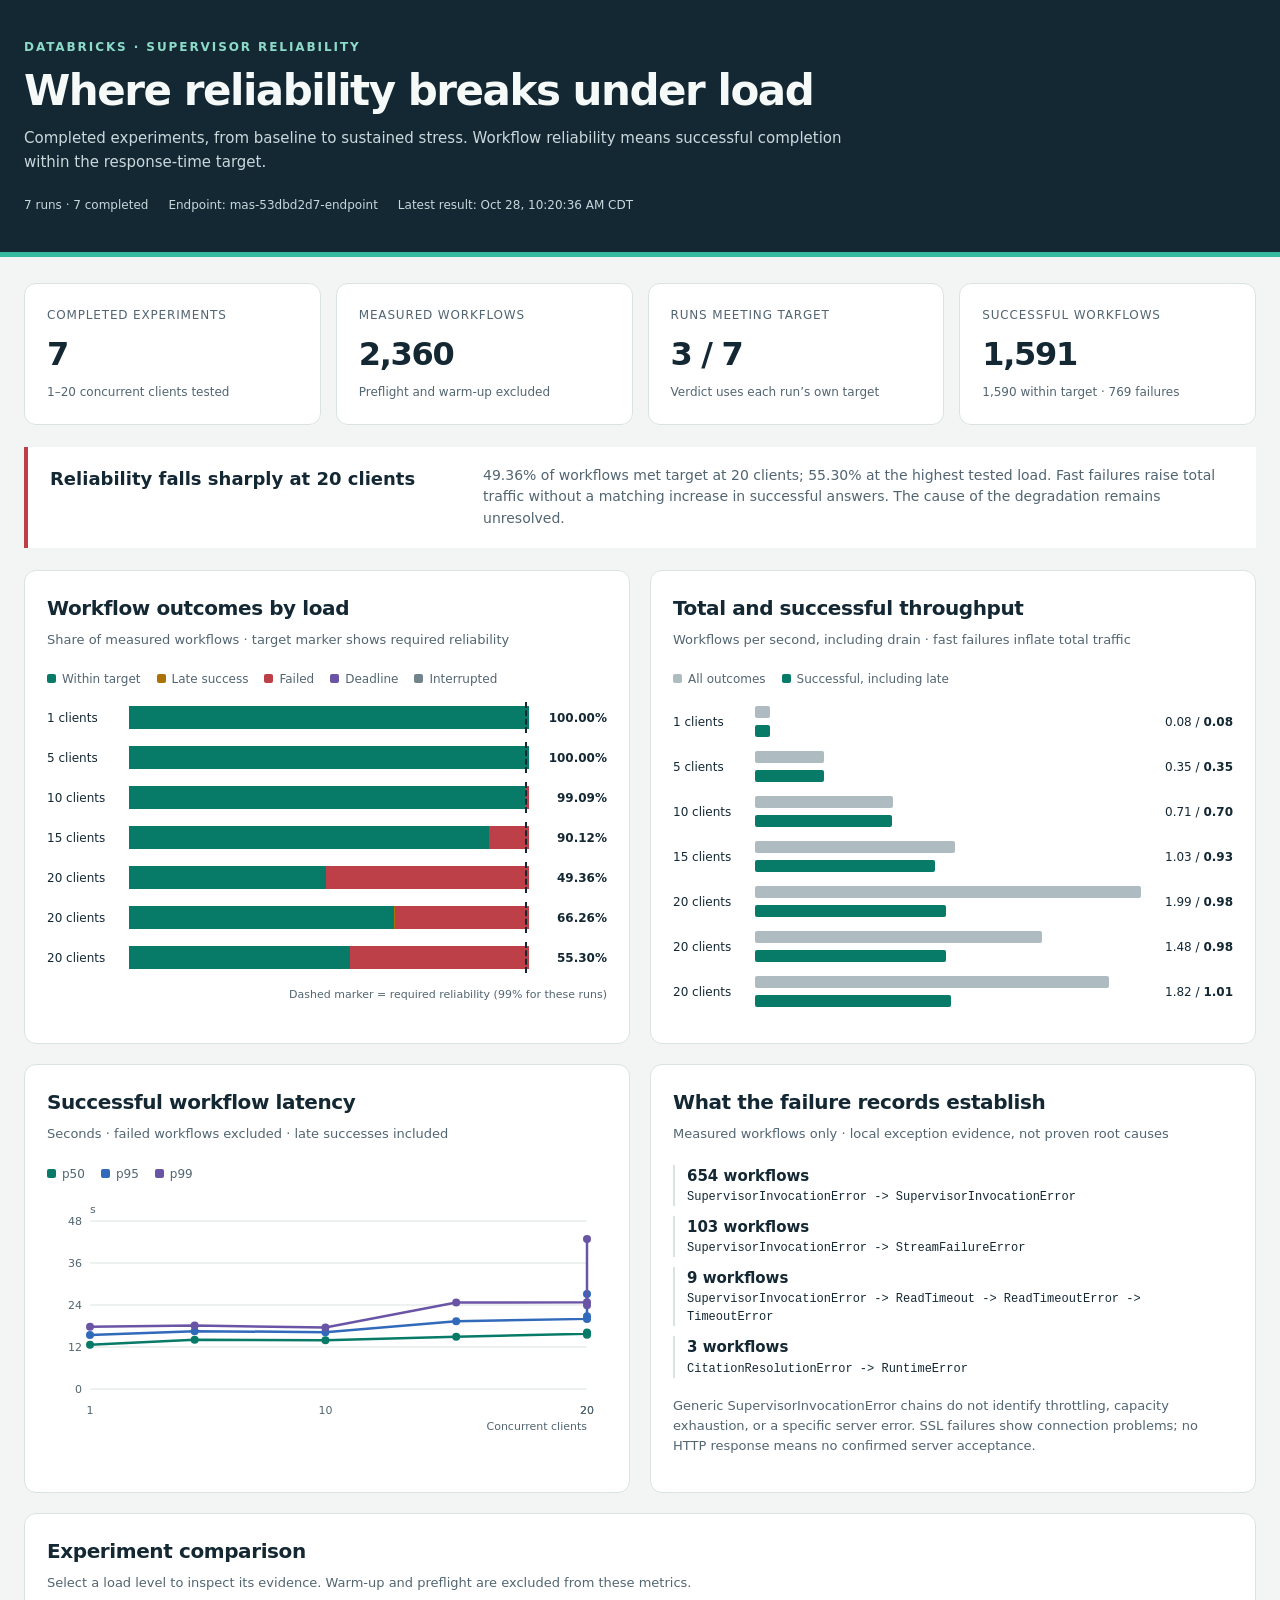
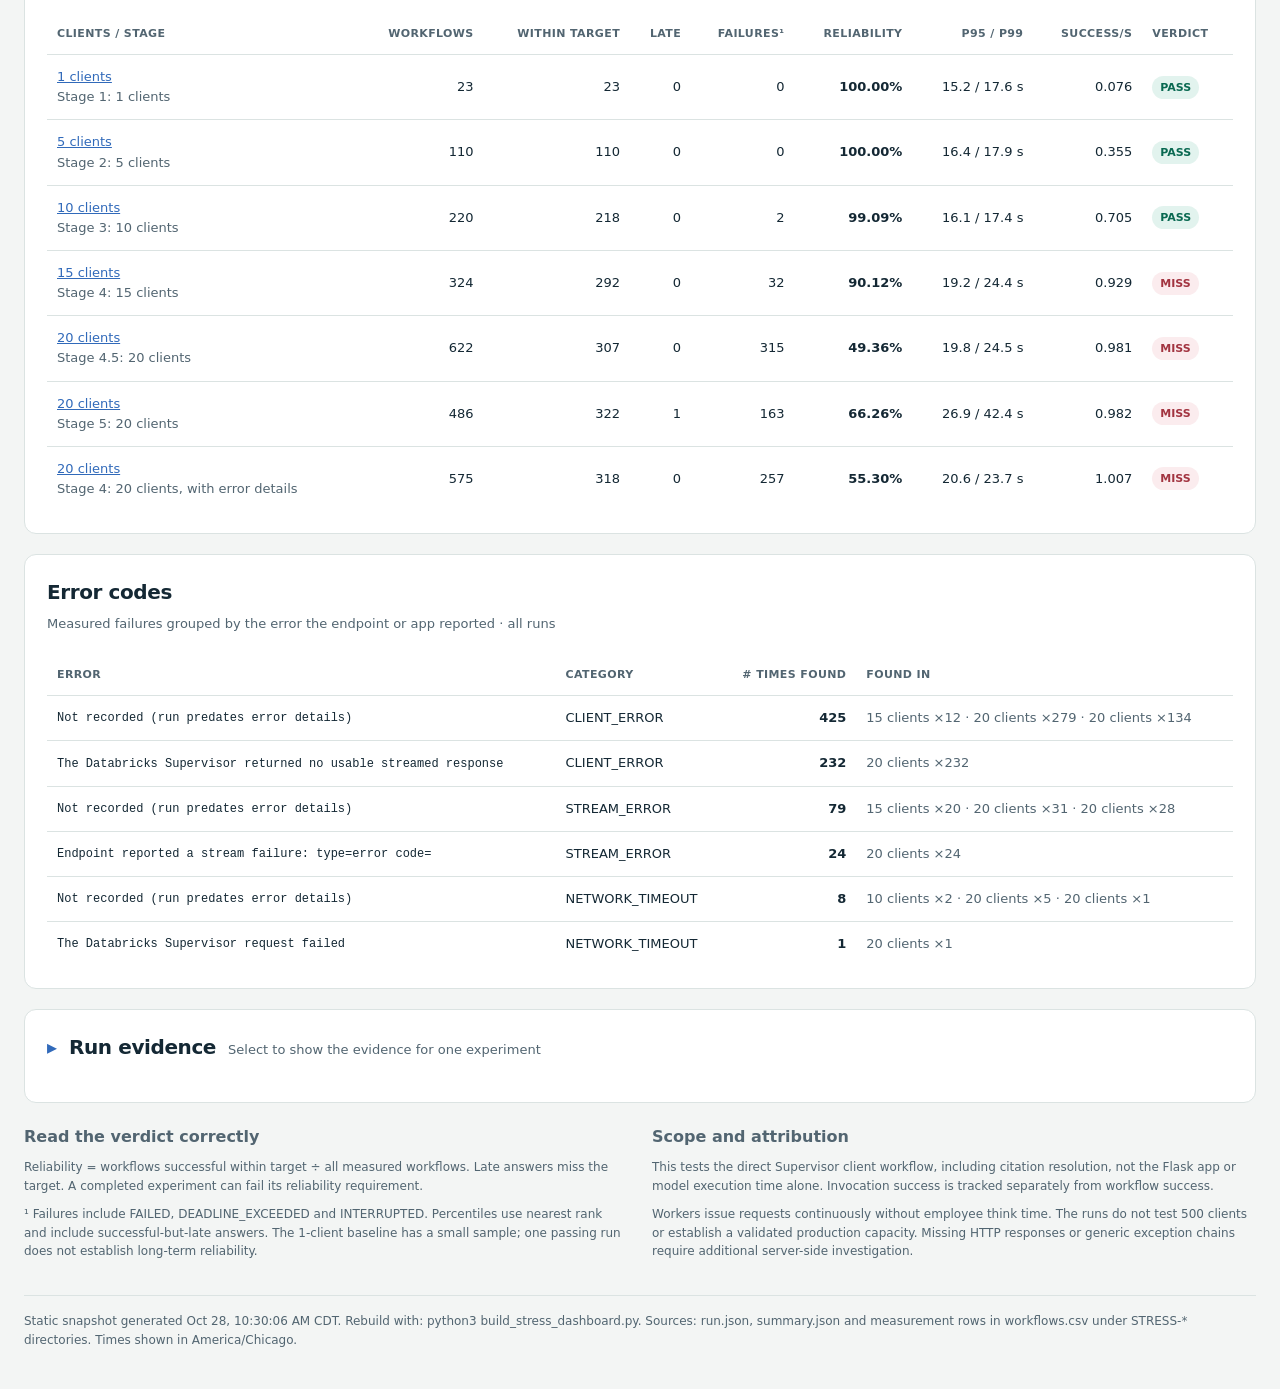
<file: stress_Test/20261028_ST/ENDPOINT/stress_test_dashboard.html>
<!doctype html>
<html lang="en">
<head>
<meta charset="utf-8"><meta name="viewport" content="width=device-width,initial-scale=1">
<title>Databricks stress test · Reliability dashboard</title>
<style>
:root{--ink:#142834;--muted:#526571;--paper:#f3f5f4;--card:#fff;--line:#dbe3e2;--good:#087b68;--late:#ac7207;--bad:#bd4049;--timeout:#6954a5;--other:#72838b;--blue:#316aba;--track:#e9efed}
*{box-sizing:border-box}body{margin:0;background:var(--paper);color:var(--ink);font:15px/1.55 system-ui,-apple-system,BlinkMacSystemFont,"Segoe UI",sans-serif}header{background:var(--ink);color:#f5faf8;padding:38px max(24px,calc((100vw - 1280px)/2));border-bottom:5px solid #35ba9f}header .eyebrow{color:#8cdbc8;font-size:12px;font-weight:700;letter-spacing:.16em;text-transform:uppercase}h1{font-size:clamp(28px,4vw,42px);line-height:1.16;letter-spacing:-.035em;margin:10px 0 12px}header p{color:#cad8dc;max-width:860px;margin:0}main{max-width:1328px;margin:auto;padding:26px 24px 40px}h2{font-size:20px;letter-spacing:-.02em;margin:0 0 6px}h3{font-size:16px;margin:0 0 8px}p{margin:0 0 14px}.sub,.muted{color:var(--muted);font-size:13px}.sub{margin-bottom:20px}.meta{display:flex;gap:8px 20px;flex-wrap:wrap;margin-top:22px;color:#c5d8dc;font-size:12px;font-variant-numeric:tabular-nums}.metrics{display:grid;grid-template-columns:repeat(4,minmax(0,1fr));gap:15px;margin-bottom:22px}.metric,.panel{background:var(--card);border:1px solid var(--line);border-radius:12px;padding:22px}.metric .value{font-size:32px;letter-spacing:-.04em;line-height:1.25;margin:9px 0;font-weight:650}.metric .label{font-size:12px;text-transform:uppercase;letter-spacing:.07em;color:var(--muted)}.metric p{font-size:12px;margin:0;color:var(--muted)}.insight{border-left:4px solid var(--bad);background:#fff;padding:18px 22px;margin:0 0 22px;display:grid;grid-template-columns:1.1fr 2fr;gap:20px}.insight strong{font-size:18px}.insight p{margin:0;color:var(--muted);font-size:14px}.grid{display:grid;grid-template-columns:1fr 1fr;gap:20px;margin-bottom:20px}.wide{grid-column:1/-1}.panel{min-width:0}.legend{display:flex;flex-wrap:wrap;gap:8px 16px;font-size:12px;margin:8px 0 18px;color:var(--muted)}.legend span:before{content:"";display:inline-block;width:9px;height:9px;margin-right:6px;background:var(--swatch);border-radius:2px}.barrow{display:grid;grid-template-columns:72px 1fr 68px;align-items:center;gap:10px;margin:17px 0;font-size:12px;font-variant-numeric:tabular-nums}.track{display:flex;position:relative;height:23px;border-radius:3px;background:var(--track)}.segment{height:100%;min-width:0}.track .target{position:absolute;height:31px;top:-4px;border-left:2px dashed var(--ink);left:99%;z-index:1}.target-label{text-align:right;font-size:11px;color:var(--muted)}.throughputrow{display:grid;grid-template-columns:72px 1fr 82px;gap:10px;align-items:center;margin:14px 0;font-size:12px}.doubletrack{height:31px;position:relative}.doubletrack i{position:absolute;display:block;height:12px;border-radius:2px;left:0}.doubletrack .total{top:0;background:#aebbc0}.doubletrack .successful{bottom:0;background:var(--good)}.right{text-align:right;font-variant-numeric:tabular-nums}.scroll{overflow-x:auto}table{border-collapse:collapse;width:100%;font-size:13px}th{text-align:left;color:var(--muted);font-weight:550;font-size:11px;letter-spacing:.035em;text-transform:uppercase;white-space:nowrap}td,th{padding:12px 10px;border-bottom:1px solid var(--line)}tbody tr:last-child td{border-bottom:none}td.num,th.num{text-align:right;font-variant-numeric:tabular-nums;white-space:nowrap}.badge{display:inline-block;font-size:11px;font-weight:700;padding:3px 8px;border-radius:20px;white-space:nowrap}.pass{background:#e2f3ee;color:#096951}.fail{background:#fbecee;color:#a23440}.pending{background:#f0ebfa;color:#5c4891}a{color:var(--blue);text-decoration:underline;text-underline-offset:3px}button,select{font:inherit}button{background:transparent;border:0;color:var(--blue);text-decoration:underline;padding:0;cursor:pointer;text-align:left}button:focus-visible,a:focus-visible,select:focus-visible{outline:3px solid var(--blue);outline-offset:4px}select{padding:9px 12px;max-width:100%;border:1px solid #aabbbd;background:white;color:var(--ink);border-radius:5px}label{display:block;font-size:12px;margin-bottom:6px;color:var(--muted)}#detail-toggle>summary{cursor:pointer;list-style:none;display:flex;align-items:baseline;gap:12px;flex-wrap:wrap}#detail-toggle>summary::-webkit-details-marker{display:none}#detail-toggle>summary h2{margin:0}#detail-toggle>summary h2:before{content:"▸";display:inline-block;width:1.1em;color:var(--blue);transition:transform .15s}#detail-toggle[open]>summary h2:before{transform:rotate(90deg)}#detail-toggle[open]>summary{margin-bottom:16px}#detail-toggle>summary:focus-visible{outline:3px solid var(--blue);outline-offset:4px}.detail-head{display:flex;justify-content:space-between;gap:18px;flex-wrap:wrap;margin-bottom:20px}.detail-facts{display:grid;grid-template-columns:repeat(4,minmax(0,1fr));gap:14px;margin-bottom:24px}.detail-facts .number{font-size:23px;font-weight:650;font-variant-numeric:tabular-nums}.detail-facts small{display:block;color:var(--muted);font-size:12px}.links{display:flex;gap:10px 18px;flex-wrap:wrap;margin-top:18px;font-size:12px}.mono{font:12px/1.5 ui-monospace,SFMono-Regular,Consolas,monospace;overflow-wrap:anywhere}.notice{background:#faf4e5;color:#745414;padding:12px 15px;border-radius:5px;font-size:13px;margin-bottom:18px}.detailgrid{display:grid;grid-template-columns:1fr 1fr;gap:24px}.chart svg{display:block;width:100%}.chart text{font-family:inherit;fill:var(--muted);font-size:11px}.chart .axis{stroke:var(--line);stroke-width:1}.chart .series{fill:none;stroke-width:2.5}.chart .threshold{stroke:#7a8990;stroke-dasharray:4 4}.footnotes{margin-top:22px;display:grid;grid-template-columns:1fr 1fr;gap:24px;font-size:12px;color:var(--muted)}.footnotes p{margin-bottom:10px}footer{margin-top:24px;padding-top:16px;border-top:1px solid var(--line);font-size:12px;color:var(--muted)}.empty{padding:30px;text-align:center;color:var(--muted)}noscript{display:block;padding:25px}.sample{margin:10px 0;border-left:2px solid var(--line);padding-left:12px}.sample small{display:block;color:var(--muted)}
@media(max-width:900px){.metrics{grid-template-columns:repeat(2,minmax(0,1fr))}.grid,.detailgrid{grid-template-columns:1fr}.insight{grid-template-columns:1fr;gap:8px}}
@media(max-width:520px){main{padding:18px 12px}header{padding:28px 18px}.panel,.metric{padding:16px}.metrics{gap:10px}.metric .value{font-size:26px}.detail-facts{grid-template-columns:repeat(2,minmax(0,1fr))}.footnotes{grid-template-columns:1fr;gap:6px}.barrow{grid-template-columns:58px 1fr 58px;gap:6px}.throughputrow{grid-template-columns:58px 1fr 72px;gap:6px}}
@media print{header{background:white;color:var(--ink)}header p,.meta,header .eyebrow{color:var(--muted)}body{background:white}.panel,.metric{break-inside:avoid}button,select{color:var(--ink)}main{max-width:none}.links{display:none}.grid{grid-template-columns:1fr 1fr}}
</style>
</head><body>
<header><div class="eyebrow">Databricks · Supervisor reliability</div><h1>Where reliability breaks under load</h1><p>Completed experiments, from baseline to sustained stress. Workflow reliability means successful completion within the response-time target.</p><div class="meta" id="metadata"></div></header>
<noscript>This dashboard requires JavaScript to display its embedded local results. No internet connection is required.</noscript>
<main>
<div id="warnings"></div><section class="metrics" id="metrics" aria-label="Experiment overview"></section>
<section class="insight" id="insight" aria-label="Main finding"></section>
<div class="grid">
<section class="panel"><h2>Workflow outcomes by load</h2><p class="sub">Share of measured workflows · target marker shows required reliability</p><div class="legend" id="outcome-legend"></div><div id="reliability"></div></section>
<section class="panel"><h2>Total and successful throughput</h2><p class="sub">Workflows per second, including drain · fast failures inflate total traffic</p><div class="legend"><span style="--swatch:#aebbc0">All outcomes</span><span style="--swatch:var(--good)">Successful, including late</span></div><div id="throughput"></div></section>
<section class="panel"><h2>Successful workflow latency</h2><p class="sub">Seconds · failed workflows excluded · late successes included</p><div class="legend"><span style="--swatch:var(--good)">p50</span><span style="--swatch:var(--blue)">p95</span><span style="--swatch:var(--timeout)">p99</span></div><div class="chart" id="latency-chart"></div></section>
<section class="panel"><h2>What the failure records establish</h2><p class="sub">Measured workflows only · local exception evidence, not proven root causes</p><div id="failure-overview"></div></section>
<section class="panel wide"><h2>Experiment comparison</h2><p class="sub">Select a load level to inspect its evidence. Warm-up and preflight are excluded from these metrics.</p><div class="scroll"><table id="comparison"><thead><tr><th>Clients / stage</th><th class="num">Workflows</th><th class="num">Within target</th><th class="num">Late</th><th class="num">Failures¹</th><th class="num">Reliability</th><th class="num">p95 / p99</th><th class="num">Success/s</th><th>Verdict</th></tr></thead><tbody></tbody></table></div></section>
<section class="panel wide"><h2>Error codes</h2><p class="sub">Measured failures grouped by the error the endpoint or app reported · all runs</p><div class="scroll"><table id="error-codes"><thead><tr><th>Error</th><th>Category</th><th class="num"># times found</th><th>Found in</th></tr></thead><tbody></tbody></table></div></section>
<section class="panel wide" id="detail-section"><details id="detail-toggle"><summary><h2>Run evidence</h2><span class="sub">Select to show the evidence for one experiment</span></summary><div class="detail-head"><p class="sub" id="detail-id"></p><div><label for="run-select">Experiment</label><select id="run-select"></select></div></div><div id="detail" aria-live="polite"></div></details></section>
</div>
<section class="footnotes"><div><h3>Read the verdict correctly</h3><p>Reliability = workflows successful within target ÷ all measured workflows. Late answers miss the target. A completed experiment can fail its reliability requirement.</p><p>¹ Failures include FAILED, DEADLINE_EXCEEDED and INTERRUPTED. Percentiles use nearest rank and include successful-but-late answers. The 1-client baseline has a small sample; one passing run does not establish long-term reliability.</p></div><div><h3>Scope and attribution</h3><p>This tests the direct Supervisor client workflow, including citation resolution, not the Flask app or model execution time alone. Invocation success is tracked separately from workflow success.</p><p>Workers issue requests continuously without employee think time. The runs do not test 500 clients or establish a validated production capacity. Missing HTTP responses or generic exception chains require additional server-side investigation.</p></div></section>
<footer id="footer"></footer>
</main>
<script id="dashboard-data" type="application/json">{"generated_at": "2026-10-28T15:30:06.738949+00:00", "runs": [{"folder": "STRESS-20261028_141714-cc239df9", "config": {"run_id": "STRESS-20261028_141714-cc239df9", "started_at": "2026-10-28T14:17:14.795846+00:00", "endpoint": "mas-53dbd2d7-endpoint", "concurrency": 1, "duration_seconds": 300.0, "warmup_seconds": 60.0, "target_seconds": 60.0, "deadline_seconds": 180.0, "network_timeout_seconds": 180, "citation_lookup_enabled": true, "min_reliability_percent": 99.0, "expected_agent": "mariner-policy-assistant", "question_characters": 334, "question_sha256": "eaa187372f66c0fe2299f4944dd12e2d55defc5158d38b1e4560b731deaf2e62", "run_note": "Stage 1: 1 clients"}, "summary": {"run_status": "COMPLETE", "measurement_complete": true, "target_seconds": 60.0, "deadline_seconds": 180.0, "required_reliability_percent": 99.0, "reliability_percent": 100.0, "passed": true, "workflows_started": 23, "outcomes": {"SUCCESS_WITHIN_TARGET": 23}, "successful_latency_seconds": {"count": 23, "mean": 13.148262726433408, "p50": 12.533389916992746, "p95": 15.242562542000087, "p99": 17.62353779199475, "max": 17.62353779199475}, "failed_latency_seconds": {"count": 0, "mean": null, "p50": null, "p95": null, "p99": null, "max": null}, "completed_workflows_per_second_including_drain": 0.07605429696704732, "successful_workflows_per_second_including_drain": 0.07605429696704732, "invocation_outcomes": {"SUCCESS": 23}, "invocation_success_percent": 100.0, "http_attempt_outcomes": {"SUCCESS": 23}, "successful_invocation_latency_seconds": {"count": 23, "mean": 13.132520945607963, "p50": 12.524112708008033, "p95": 15.21767091700167, "p99": 17.617870083005982, "max": 17.617870083005982}, "failed_invocation_latency_seconds": {"count": 0, "mean": null, "p50": null, "p95": null, "p99": null, "max": null}, "failure_categories": {}, "per_minute_start_cohorts": [{"minute": 0, "started": 5, "outcomes": {"SUCCESS_WITHIN_TARGET": 5}, "successful_latency_seconds": {"count": 5, "mean": 13.665668141597417, "p50": 13.593580457993085, "p95": 15.242562542000087, "p99": 15.242562542000087, "max": 15.242562542000087}}, {"minute": 1, "started": 4, "outcomes": {"SUCCESS_WITHIN_TARGET": 4}, "successful_latency_seconds": {"count": 4, "mean": 13.125677114501741, "p50": 12.368856666013016, "p95": 14.709900957997888, "p99": 14.709900957997888, "max": 14.709900957997888}}, {"minute": 2, "started": 5, "outcomes": {"SUCCESS_WITHIN_TARGET": 5}, "successful_latency_seconds": {"count": 5, "mean": 12.964672150198021, "p50": 12.4699636669975, "p95": 17.62353779199475, "p99": 17.62353779199475, "max": 17.62353779199475}}, {"minute": 3, "started": 5, "outcomes": {"SUCCESS_WITHIN_TARGET": 5}, "successful_latency_seconds": {"count": 5, "mean": 12.764091474798624, "p50": 12.342471416006447, "p95": 14.86655358299322, "p99": 14.86655358299322, "max": 14.86655358299322}}, {"minute": 4, "started": 4, "outcomes": {"SUCCESS_WITHIN_TARGET": 4}, "successful_latency_seconds": {"count": 4, "mean": 13.233793854247779, "p50": 12.735148249994381, "p95": 14.204281667000032, "p99": 14.204281667000032, "max": 14.204281667000032}}], "phases": [{"phase": "preflight", "submission_window_seconds": 18.593810332997236, "elapsed_with_drain_seconds": 18.593811207989347, "started": 1}, {"phase": "warmup", "submission_window_seconds": 60.0, "elapsed_with_drain_seconds": 66.15918016599608, "started": 5}, {"phase": "measurement", "submission_window_seconds": 300.0, "elapsed_with_drain_seconds": 302.41552308300743, "started": 23}], "notes": ["One persistent process/session/token cache per concurrent client.", "Inference includes authentication, retries and approval continuations; citations are separate.", "Deadline termination stops local work; remote operations may continue.", "Agent/source flags are observations, not proof of grounded answer quality.", "Endpoint capacity/configuration and background traffic must be recorded externally.", "Interrupted runs preserve outcomes but have no passing reliability verdict."], "run_error": null, "finished_at": "2026-10-28T14:23:41.988874+00:00"}, "checks": [], "csv_count": 23, "failure_signatures": [], "error_codes": [], "failure_samples": []}, {"folder": "STRESS-20261028_142528-89f30207", "config": {"run_id": "STRESS-20261028_142528-89f30207", "started_at": "2026-10-28T14:25:28.277059+00:00", "endpoint": "mas-53dbd2d7-endpoint", "concurrency": 5, "duration_seconds": 300.0, "warmup_seconds": 60.0, "target_seconds": 60.0, "deadline_seconds": 180.0, "network_timeout_seconds": 180, "citation_lookup_enabled": true, "min_reliability_percent": 99.0, "expected_agent": "mariner-policy-assistant", "question_characters": 334, "question_sha256": "eaa187372f66c0fe2299f4944dd12e2d55defc5158d38b1e4560b731deaf2e62", "run_note": "Stage 2: 5 clients"}, "summary": {"run_status": "COMPLETE", "measurement_complete": true, "target_seconds": 60.0, "deadline_seconds": 180.0, "required_reliability_percent": 99.0, "reliability_percent": 100.0, "passed": true, "workflows_started": 110, "outcomes": {"SUCCESS_WITHIN_TARGET": 110}, "successful_latency_seconds": {"count": 110, "mean": 13.939405921625571, "p50": 13.896114417002536, "p95": 16.362854749997496, "p99": 17.935500791994855, "max": 24.76079783399473}, "failed_latency_seconds": {"count": 0, "mean": null, "p50": null, "p95": null, "p99": null, "max": null}, "completed_workflows_per_second_including_drain": 0.35490905069582046, "successful_workflows_per_second_including_drain": 0.35490905069582046, "invocation_outcomes": {"SUCCESS": 110}, "invocation_success_percent": 100.0, "http_attempt_outcomes": {"SUCCESS": 110}, "successful_invocation_latency_seconds": {"count": 110, "mean": 13.924701555299478, "p50": 13.871361958998023, "p95": 16.358406166007626, "p99": 17.920852916999138, "max": 24.74114374999772}, "failed_invocation_latency_seconds": {"count": 0, "mean": null, "p50": null, "p95": null, "p99": null, "max": null}, "failure_categories": {}, "per_minute_start_cohorts": [{"minute": 0, "started": 25, "outcomes": {"SUCCESS_WITHIN_TARGET": 25}, "successful_latency_seconds": {"count": 25, "mean": 13.579431408317177, "p50": 13.704200459003914, "p95": 15.01800391699362, "p99": 16.418767790994025, "max": 16.418767790994025}}, {"minute": 1, "started": 20, "outcomes": {"SUCCESS_WITHIN_TARGET": 20}, "successful_latency_seconds": {"count": 20, "mean": 14.27034855214806, "p50": 13.896114417002536, "p95": 15.89424645798863, "p99": 24.76079783399473, "max": 24.76079783399473}}, {"minute": 2, "started": 24, "outcomes": {"SUCCESS_WITHIN_TARGET": 24}, "successful_latency_seconds": {"count": 24, "mean": 14.115520319290226, "p50": 13.636957499998971, "p95": 16.121000875005848, "p99": 16.91526791600336, "max": 16.91526791600336}}, {"minute": 3, "started": 20, "outcomes": {"SUCCESS_WITHIN_TARGET": 20}, "successful_latency_seconds": {"count": 20, "mean": 13.580896118800592, "p50": 13.9428773339896, "p95": 14.620841208001366, "p99": 15.637520500007668, "max": 15.637520500007668}}, {"minute": 4, "started": 21, "outcomes": {"SUCCESS_WITHIN_TARGET": 21}, "successful_latency_seconds": {"count": 21, "mean": 14.192927861378328, "p50": 14.117519958002958, "p95": 16.512080792002962, "p99": 17.935500791994855, "max": 17.935500791994855}}], "phases": [{"phase": "preflight", "submission_window_seconds": 19.006817792003858, "elapsed_with_drain_seconds": 19.006818416994065, "started": 1}, {"phase": "warmup", "submission_window_seconds": 60.0, "elapsed_with_drain_seconds": 72.64203350000025, "started": 25}, {"phase": "measurement", "submission_window_seconds": 300.0, "elapsed_with_drain_seconds": 309.93855970801087, "started": 110}], "notes": ["One persistent process/session/token cache per concurrent client.", "Inference includes authentication, retries and approval continuations; citations are separate.", "Deadline termination stops local work; remote operations may continue.", "Agent/source flags are observations, not proof of grounded answer quality.", "Endpoint capacity/configuration and background traffic must be recorded externally.", "Interrupted runs preserve outcomes but have no passing reliability verdict."], "run_error": null, "finished_at": "2026-10-28T14:32:11.538677+00:00"}, "checks": [], "csv_count": 110, "failure_signatures": [], "error_codes": [], "failure_samples": []}, {"folder": "STRESS-20261028_143506-2911ae41", "config": {"run_id": "STRESS-20261028_143506-2911ae41", "started_at": "2026-10-28T14:35:06.277388+00:00", "endpoint": "mas-53dbd2d7-endpoint", "concurrency": 10, "duration_seconds": 300.0, "warmup_seconds": 60.0, "target_seconds": 60.0, "deadline_seconds": 180.0, "network_timeout_seconds": 180, "citation_lookup_enabled": true, "min_reliability_percent": 99.0, "expected_agent": "mariner-policy-assistant", "question_characters": 334, "question_sha256": "eaa187372f66c0fe2299f4944dd12e2d55defc5158d38b1e4560b731deaf2e62", "run_note": "Stage 3: 10 clients"}, "summary": {"run_status": "COMPLETE", "measurement_complete": true, "target_seconds": 60.0, "deadline_seconds": 180.0, "required_reliability_percent": 99.0, "reliability_percent": 99.0909090909091, "passed": true, "workflows_started": 220, "outcomes": {"SUCCESS_WITHIN_TARGET": 218, "FAILED": 2}, "successful_latency_seconds": {"count": 218, "mean": 13.949554701876886, "p50": 13.78117120898969, "p95": 16.07399354199879, "p99": 17.413979374992778, "max": 19.28827358299168}, "failed_latency_seconds": {"count": 2, "mean": 10.131103853993409, "p50": 10.113881374985795, "p95": 10.148326333001023, "p99": 10.148326333001023, "max": 10.148326333001023}, "completed_workflows_per_second_including_drain": 0.711119904000968, "successful_workflows_per_second_including_drain": 0.7046551776009592, "invocation_outcomes": {"SUCCESS": 218, "FAILED": 2}, "invocation_success_percent": 99.0909090909091, "http_attempt_outcomes": {"SUCCESS": 218, "FAILED": 2}, "successful_invocation_latency_seconds": {"count": 218, "mean": 13.934073596921618, "p50": 13.766921500005992, "p95": 16.06060520801111, "p99": 17.395080125003005, "max": 19.27374841699202}, "failed_invocation_latency_seconds": {"count": 2, "mean": 10.127182625001296, "p50": 10.107179999991786, "p95": 10.147185250010807, "p99": 10.147185250010807, "max": 10.147185250010807}, "failure_categories": {"NETWORK_TIMEOUT": 2}, "per_minute_start_cohorts": [{"minute": 0, "started": 48, "outcomes": {"SUCCESS_WITHIN_TARGET": 48}, "successful_latency_seconds": {"count": 48, "mean": 14.219132974022008, "p50": 13.875540959008504, "p95": 16.33719070799998, "p99": 19.28827358299168, "max": 19.28827358299168}}, {"minute": 1, "started": 43, "outcomes": {"SUCCESS_WITHIN_TARGET": 43}, "successful_latency_seconds": {"count": 43, "mean": 13.800305228767344, "p50": 13.78117120898969, "p95": 15.609235084004467, "p99": 16.224795417001587, "max": 16.224795417001587}}, {"minute": 2, "started": 41, "outcomes": {"SUCCESS_WITHIN_TARGET": 40, "FAILED": 1}, "successful_latency_seconds": {"count": 40, "mean": 13.88268906345147, "p50": 13.613373916014098, "p95": 15.962803458998678, "p99": 17.806008750005276, "max": 17.806008750005276}}, {"minute": 3, "started": 45, "outcomes": {"SUCCESS_WITHIN_TARGET": 44, "FAILED": 1}, "successful_latency_seconds": {"count": 44, "mean": 14.075974661977604, "p50": 13.703073582990328, "p95": 16.343064125001547, "p99": 17.413979374992778, "max": 17.413979374992778}}, {"minute": 4, "started": 43, "outcomes": {"SUCCESS_WITHIN_TARGET": 43}, "successful_latency_seconds": {"count": 43, "mean": 13.730720226838034, "p50": 13.581661458010785, "p95": 15.593993333008257, "p99": 15.944394167003338, "max": 15.944394167003338}}], "phases": [{"phase": "preflight", "submission_window_seconds": 11.398968458001036, "elapsed_with_drain_seconds": 11.398969667003257, "started": 1}, {"phase": "warmup", "submission_window_seconds": 60.0, "elapsed_with_drain_seconds": 74.81130354199558, "started": 44}, {"phase": "measurement", "submission_window_seconds": 300.0, "elapsed_with_drain_seconds": 309.37117462500464, "started": 220}], "notes": ["One persistent process/session/token cache per concurrent client.", "Inference includes authentication, retries and approval continuations; citations are separate.", "Deadline termination stops local work; remote operations may continue.", "Agent/source flags are observations, not proof of grounded answer quality.", "Endpoint capacity/configuration and background traffic must be recorded externally.", "Interrupted runs preserve outcomes but have no passing reliability verdict."], "run_error": null, "finished_at": "2026-10-28T14:41:44.016827+00:00"}, "checks": [], "csv_count": 220, "failure_signatures": [{"stage": "invocation_http", "category": "NETWORK_TIMEOUT", "chain": "SupervisorInvocationError -> ReadTimeout -> ReadTimeoutError -> TimeoutError", "count": 2}], "error_codes": [{"error": "Not recorded (run predates error details)", "category": "NETWORK_TIMEOUT", "count": 2}], "failure_samples": [{"workflow_id": "STRESS-20261028_143506-2911ae41-measurement-000118", "started_at": "2026-10-28T14:39:11.010228+00:00", "outcome": "FAILED", "stage": "invocation_http", "error_category": "NETWORK_TIMEOUT", "exception_chain": "SupervisorInvocationError -> ReadTimeout -> ReadTimeoutError -> TimeoutError"}, {"workflow_id": "STRESS-20261028_143506-2911ae41-measurement-000176", "started_at": "2026-10-28T14:40:34.114344+00:00", "outcome": "FAILED", "stage": "invocation_http", "error_category": "NETWORK_TIMEOUT", "exception_chain": "SupervisorInvocationError -> ReadTimeout -> ReadTimeoutError -> TimeoutError"}]}, {"folder": "STRESS-20261028_145354-04da1caf", "config": {"run_id": "STRESS-20261028_145354-04da1caf", "started_at": "2026-10-28T14:53:54.200506+00:00", "endpoint": "mas-53dbd2d7-endpoint", "concurrency": 15, "duration_seconds": 300.0, "warmup_seconds": 60.0, "target_seconds": 60.0, "deadline_seconds": 180.0, "network_timeout_seconds": 180, "citation_lookup_enabled": true, "min_reliability_percent": 99.0, "expected_agent": "mariner-policy-assistant", "question_characters": 334, "question_sha256": "eaa187372f66c0fe2299f4944dd12e2d55defc5158d38b1e4560b731deaf2e62", "run_note": "Stage 4: 15 clients"}, "summary": {"run_status": "COMPLETE", "measurement_complete": true, "target_seconds": 60.0, "deadline_seconds": 180.0, "required_reliability_percent": 99.0, "reliability_percent": 90.12345679012346, "passed": false, "workflows_started": 324, "outcomes": {"SUCCESS_WITHIN_TARGET": 292, "FAILED": 32}, "successful_latency_seconds": {"count": 292, "mean": 15.2072868944251, "p50": 14.813692832976812, "p95": 19.187541708000936, "p99": 24.44851312501123, "max": 26.407558999984758}, "failed_latency_seconds": {"count": 32, "mean": 5.861026781340115, "p50": 6.026524207991315, "p95": 9.917812041996513, "p99": 13.912510249996558, "max": 13.912510249996558}, "completed_workflows_per_second_including_drain": 1.0310427048256487, "successful_workflows_per_second_including_drain": 0.9292113265712637, "invocation_outcomes": {"SUCCESS": 293, "FAILED": 31}, "invocation_success_percent": 90.4320987654321, "http_attempt_outcomes": {"SUCCESS": 293, "FAILED": 31}, "successful_invocation_latency_seconds": {"count": 293, "mean": 15.188047611656334, "p50": 14.798844708013348, "p95": 19.168801791995065, "p99": 24.4362175000133, "max": 26.377520709007513}, "failed_invocation_latency_seconds": {"count": 31, "mean": 5.587792248744893, "p50": 6.000997584022116, "p95": 7.716916833014693, "p99": 9.91599475001567, "max": 9.91599475001567}, "failure_categories": {"STREAM_ERROR": 20, "CLIENT_ERROR": 12}, "per_minute_start_cohorts": [{"minute": 0, "started": 71, "outcomes": {"SUCCESS_WITHIN_TARGET": 71}, "successful_latency_seconds": {"count": 71, "mean": 14.578602063396215, "p50": 14.586103415989783, "p95": 16.449011165997945, "p99": 18.29366220801603, "max": 18.29366220801603}}, {"minute": 1, "started": 61, "outcomes": {"SUCCESS_WITHIN_TARGET": 52, "FAILED": 9}, "successful_latency_seconds": {"count": 52, "mean": 15.011304985690982, "p50": 14.837707166996552, "p95": 18.526639583986253, "p99": 20.69120970799122, "max": 20.69120970799122}}, {"minute": 2, "started": 65, "outcomes": {"SUCCESS_WITHIN_TARGET": 55, "FAILED": 10}, "successful_latency_seconds": {"count": 55, "mean": 15.272012881091161, "p50": 14.805524583993247, "p95": 20.137060125009157, "p99": 23.284352332993876, "max": 23.284352332993876}}, {"minute": 3, "started": 63, "outcomes": {"SUCCESS_WITHIN_TARGET": 56, "FAILED": 7}, "successful_latency_seconds": {"count": 56, "mean": 15.317662712072238, "p50": 14.677009082981385, "p95": 19.16411829102435, "p99": 26.407558999984758, "max": 26.407558999984758}}, {"minute": 4, "started": 64, "outcomes": {"SUCCESS_WITHIN_TARGET": 58, "FAILED": 6}, "successful_latency_seconds": {"count": 58, "mean": 15.984643915155301, "p50": 15.248614416021155, "p95": 23.618526208010735, "p99": 25.32514462497784, "max": 25.32514462497784}}], "phases": [{"phase": "preflight", "submission_window_seconds": 18.081969708000543, "elapsed_with_drain_seconds": 18.081970792001812, "started": 1}, {"phase": "warmup", "submission_window_seconds": 60.0, "elapsed_with_drain_seconds": 73.74449016700964, "started": 62}, {"phase": "measurement", "submission_window_seconds": 300.0, "elapsed_with_drain_seconds": 314.2449856669991, "started": 324}], "notes": ["One persistent process/session/token cache per concurrent client.", "Inference includes authentication, retries and approval continuations; citations are separate.", "Deadline termination stops local work; remote operations may continue.", "Agent/source flags are observations, not proof of grounded answer quality.", "Endpoint capacity/configuration and background traffic must be recorded externally.", "Interrupted runs preserve outcomes but have no passing reliability verdict."], "run_error": null, "finished_at": "2026-10-28T15:00:41.993748+00:00"}, "checks": [], "csv_count": 324, "failure_signatures": [{"stage": "stream", "category": "STREAM_ERROR", "chain": "SupervisorInvocationError -> StreamFailureError", "count": 20}, {"stage": "stream", "category": "CLIENT_ERROR", "chain": "SupervisorInvocationError -> SupervisorInvocationError", "count": 11}, {"stage": "citation_resolution", "category": "CLIENT_ERROR", "chain": "CitationResolutionError -> RuntimeError", "count": 1}], "error_codes": [{"error": "Not recorded (run predates error details)", "category": "STREAM_ERROR", "count": 20}, {"error": "Not recorded (run predates error details)", "category": "CLIENT_ERROR", "count": 12}], "failure_samples": [{"workflow_id": "STRESS-20261028_145354-04da1caf-measurement-000091", "started_at": "2026-10-28T14:56:47.078423+00:00", "outcome": "FAILED", "stage": "stream", "error_category": "STREAM_ERROR", "exception_chain": "SupervisorInvocationError -> StreamFailureError"}, {"workflow_id": "STRESS-20261028_145354-04da1caf-measurement-000092", "started_at": "2026-10-28T14:56:49.312578+00:00", "outcome": "FAILED", "stage": "stream", "error_category": "STREAM_ERROR", "exception_chain": "SupervisorInvocationError -> StreamFailureError"}, {"workflow_id": "STRESS-20261028_145354-04da1caf-measurement-000094", "started_at": "2026-10-28T14:56:50.932364+00:00", "outcome": "FAILED", "stage": "stream", "error_category": "STREAM_ERROR", "exception_chain": "SupervisorInvocationError -> StreamFailureError"}, {"workflow_id": "STRESS-20261028_145354-04da1caf-measurement-000095", "started_at": "2026-10-28T14:56:50.957479+00:00", "outcome": "FAILED", "stage": "stream", "error_category": "STREAM_ERROR", "exception_chain": "SupervisorInvocationError -> StreamFailureError"}, {"workflow_id": "STRESS-20261028_145354-04da1caf-measurement-000093", "started_at": "2026-10-28T14:56:50.908007+00:00", "outcome": "FAILED", "stage": "stream", "error_category": "STREAM_ERROR", "exception_chain": "SupervisorInvocationError -> StreamFailureError"}]}, {"folder": "STRESS-20261028_140845-d2aadeae", "config": {"run_id": "STRESS-20261028_140845-d2aadeae", "started_at": "2026-10-28T14:08:45.709041+00:00", "endpoint": "mas-53dbd2d7-endpoint", "concurrency": 20, "duration_seconds": 300.0, "warmup_seconds": 60.0, "target_seconds": 60.0, "deadline_seconds": 180.0, "network_timeout_seconds": 180, "citation_lookup_enabled": true, "min_reliability_percent": 99.0, "expected_agent": "mariner-policy-assistant", "question_characters": 334, "question_sha256": "eaa187372f66c0fe2299f4944dd12e2d55defc5158d38b1e4560b731deaf2e62", "run_note": "Stage 4.5: 20 clients"}, "summary": {"run_status": "COMPLETE", "measurement_complete": true, "target_seconds": 60.0, "deadline_seconds": 180.0, "required_reliability_percent": 99.0, "reliability_percent": 49.356913183279744, "passed": false, "workflows_started": 622, "outcomes": {"SUCCESS_WITHIN_TARGET": 307, "FAILED": 315}, "successful_latency_seconds": {"count": 307, "mean": 15.849093308245042, "p50": 15.62395158300933, "p95": 19.829415374988457, "p99": 24.523726917002932, "max": 28.312936415997683}, "failed_latency_seconds": {"count": 315, "mean": 4.243499150660789, "p50": 3.7867107079946436, "p95": 6.755712375001167, "p99": 10.16676608400303, "max": 14.977199166998616}, "completed_workflows_per_second_including_drain": 1.9881638760344031, "successful_workflows_per_second_including_drain": 0.9812963182356298, "invocation_outcomes": {"SUCCESS": 308, "FAILED": 314}, "invocation_success_percent": 49.51768488745981, "http_attempt_outcomes": {"SUCCESS": 308, "FAILED": 314}, "successful_invocation_latency_seconds": {"count": 308, "mean": 15.832414648815378, "p50": 15.606182584000635, "p95": 19.817597333996673, "p99": 24.503744834000827, "max": 28.30334137500904}, "failed_invocation_latency_seconds": {"count": 314, "mean": 4.195617970793155, "p50": 3.780164958006935, "p95": 6.375068667010055, "p99": 10.15468675000011, "max": 14.20382429199526}, "failure_categories": {"STREAM_ERROR": 31, "CLIENT_ERROR": 279, "NETWORK_TIMEOUT": 5}, "per_minute_start_cohorts": [{"minute": 0, "started": 109, "outcomes": {"SUCCESS_WITHIN_TARGET": 79, "FAILED": 30}, "successful_latency_seconds": {"count": 79, "mean": 15.79627691192517, "p50": 15.808286291998229, "p95": 18.6077478750085, "p99": 20.328514334003557, "max": 20.328514334003557}}, {"minute": 1, "started": 132, "outcomes": {"SUCCESS_WITHIN_TARGET": 57, "FAILED": 75}, "successful_latency_seconds": {"count": 57, "mean": 15.800523094298562, "p50": 15.504678416997194, "p95": 19.557644624990644, "p99": 22.0809178329946, "max": 22.0809178329946}}, {"minute": 2, "started": 124, "outcomes": {"SUCCESS_WITHIN_TARGET": 57, "FAILED": 67}, "successful_latency_seconds": {"count": 57, "mean": 15.741002431245299, "p50": 15.170721165995928, "p95": 19.860074041993357, "p99": 23.509675499997684, "max": 23.509675499997684}}, {"minute": 3, "started": 128, "outcomes": {"SUCCESS_WITHIN_TARGET": 52, "FAILED": 76}, "successful_latency_seconds": {"count": 52, "mean": 16.3694750665401, "p50": 15.598554417010746, "p95": 25.238523666994297, "p99": 28.312936415997683, "max": 28.312936415997683}}, {"minute": 4, "started": 129, "outcomes": {"SUCCESS_WITHIN_TARGET": 62, "FAILED": 67}, "successful_latency_seconds": {"count": 62, "mean": 15.623969535049259, "p50": 15.798650042008376, "p95": 18.84986183300498, "p99": 20.681397707987344, "max": 20.681397707987344}}], "phases": [{"phase": "preflight", "submission_window_seconds": 17.731297125006677, "elapsed_with_drain_seconds": 17.73129783300101, "started": 1}, {"phase": "warmup", "submission_window_seconds": 60.0, "elapsed_with_drain_seconds": 75.93952054200054, "started": 105}, {"phase": "measurement", "submission_window_seconds": 300.0, "elapsed_with_drain_seconds": 312.85147441700974, "started": 622}], "notes": ["One persistent process/session/token cache per concurrent client.", "Inference includes authentication, retries and approval continuations; citations are separate.", "Deadline termination stops local work; remote operations may continue.", "Agent/source flags are observations, not proof of grounded answer quality.", "Endpoint capacity/configuration and background traffic must be recorded externally.", "Interrupted runs preserve outcomes but have no passing reliability verdict."], "run_error": null, "finished_at": "2026-10-28T14:15:34.252582+00:00"}, "checks": [], "csv_count": 622, "failure_signatures": [{"stage": "stream", "category": "CLIENT_ERROR", "chain": "SupervisorInvocationError -> SupervisorInvocationError", "count": 278}, {"stage": "stream", "category": "STREAM_ERROR", "chain": "SupervisorInvocationError -> StreamFailureError", "count": 31}, {"stage": "invocation_http", "category": "NETWORK_TIMEOUT", "chain": "SupervisorInvocationError -> ReadTimeout -> ReadTimeoutError -> TimeoutError", "count": 5}, {"stage": "citation_resolution", "category": "CLIENT_ERROR", "chain": "CitationResolutionError -> RuntimeError", "count": 1}], "error_codes": [{"error": "Not recorded (run predates error details)", "category": "CLIENT_ERROR", "count": 279}, {"error": "Not recorded (run predates error details)", "category": "STREAM_ERROR", "count": 31}, {"error": "Not recorded (run predates error details)", "category": "NETWORK_TIMEOUT", "count": 5}], "failure_samples": [{"workflow_id": "STRESS-20261028_140845-d2aadeae-measurement-000038", "started_at": "2026-10-28T14:10:38.726697+00:00", "outcome": "FAILED", "stage": "stream", "error_category": "STREAM_ERROR", "exception_chain": "SupervisorInvocationError -> StreamFailureError"}, {"workflow_id": "STRESS-20261028_140845-d2aadeae-measurement-000046", "started_at": "2026-10-28T14:10:50.592527+00:00", "outcome": "FAILED", "stage": "stream", "error_category": "CLIENT_ERROR", "exception_chain": "SupervisorInvocationError -> SupervisorInvocationError"}, {"workflow_id": "STRESS-20261028_140845-d2aadeae-measurement-000045", "started_at": "2026-10-28T14:10:50.413131+00:00", "outcome": "FAILED", "stage": "stream", "error_category": "CLIENT_ERROR", "exception_chain": "SupervisorInvocationError -> SupervisorInvocationError"}, {"workflow_id": "STRESS-20261028_140845-d2aadeae-measurement-000048", "started_at": "2026-10-28T14:10:51.156117+00:00", "outcome": "FAILED", "stage": "stream", "error_category": "CLIENT_ERROR", "exception_chain": "SupervisorInvocationError -> SupervisorInvocationError"}, {"workflow_id": "STRESS-20261028_140845-d2aadeae-measurement-000049", "started_at": "2026-10-28T14:10:51.226224+00:00", "outcome": "FAILED", "stage": "stream", "error_category": "CLIENT_ERROR", "exception_chain": "SupervisorInvocationError -> SupervisorInvocationError"}]}, {"folder": "STRESS-20261028_144434-2b6bae6c", "config": {"run_id": "STRESS-20261028_144434-2b6bae6c", "started_at": "2026-10-28T14:44:34.611228+00:00", "endpoint": "mas-53dbd2d7-endpoint", "concurrency": 20, "duration_seconds": 300.0, "warmup_seconds": 60.0, "target_seconds": 60.0, "deadline_seconds": 180.0, "network_timeout_seconds": 180, "citation_lookup_enabled": true, "min_reliability_percent": 99.0, "expected_agent": "mariner-policy-assistant", "question_characters": 334, "question_sha256": "eaa187372f66c0fe2299f4944dd12e2d55defc5158d38b1e4560b731deaf2e62", "run_note": "Stage 5: 20 clients"}, "summary": {"run_status": "COMPLETE", "measurement_complete": true, "target_seconds": 60.0, "deadline_seconds": 180.0, "required_reliability_percent": 99.0, "reliability_percent": 66.2551440329218, "passed": false, "workflows_started": 486, "outcomes": {"SUCCESS_WITHIN_TARGET": 322, "FAILED": 163, "SUCCESS_LATE": 1}, "successful_latency_seconds": {"count": 323, "mean": 16.718286447486367, "p50": 15.361054124994553, "p95": 26.893886167003075, "p99": 42.42874175000179, "max": 63.37643516699609}, "failed_latency_seconds": {"count": 163, "mean": 5.434531085405812, "p50": 3.777621208006167, "p95": 12.945082874997752, "p99": 38.32118395800353, "max": 53.5728826669947}, "completed_workflows_per_second_including_drain": 1.47751334925902, "successful_workflows_per_second_including_drain": 0.9819687485816121, "invocation_outcomes": {"SUCCESS": 324, "FAILED": 162}, "invocation_success_percent": 66.66666666666667, "http_attempt_outcomes": {"SUCCESS": 324, "FAILED": 162}, "successful_invocation_latency_seconds": {"count": 324, "mean": 16.6912261228244, "p50": 15.343688125009066, "p95": 26.87067441600084, "p99": 42.42372770801012, "max": 63.370091999997385}, "failed_invocation_latency_seconds": {"count": 162, "mean": 5.37739644058052, "p50": 3.7640980419964762, "p95": 12.923559959002887, "p99": 38.315893749997485, "max": 53.55624949999037}, "failure_categories": {"STREAM_ERROR": 28, "CLIENT_ERROR": 134, "NETWORK_TIMEOUT": 1}, "per_minute_start_cohorts": [{"minute": 0, "started": 83, "outcomes": {"SUCCESS_WITHIN_TARGET": 83}, "successful_latency_seconds": {"count": 83, "mean": 16.509017051723387, "p50": 14.910831917004543, "p95": 25.36271700001089, "p99": 42.42874175000179, "max": 42.42874175000179}}, {"minute": 1, "started": 115, "outcomes": {"SUCCESS_WITHIN_TARGET": 58, "FAILED": 57}, "successful_latency_seconds": {"count": 58, "mean": 16.483557385792917, "p50": 14.76513995800633, "p95": 29.82415591600875, "p99": 57.34649354200519, "max": 57.34649354200519}}, {"minute": 2, "started": 107, "outcomes": {"SUCCESS_WITHIN_TARGET": 67, "FAILED": 40}, "successful_latency_seconds": {"count": 67, "mean": 15.840375964537632, "p50": 15.61213329200109, "p95": 19.671170542002073, "p99": 26.96322620898718, "max": 26.96322620898718}}, {"minute": 3, "started": 95, "outcomes": {"SUCCESS_WITHIN_TARGET": 52, "FAILED": 42, "SUCCESS_LATE": 1}, "successful_latency_seconds": {"count": 53, "mean": 18.039314728680523, "p50": 15.471300417004386, "p95": 34.339025167006184, "p99": 63.37643516699609, "max": 63.37643516699609}}, {"minute": 4, "started": 86, "outcomes": {"SUCCESS_WITHIN_TARGET": 62, "FAILED": 24}, "successful_latency_seconds": {"count": 62, "mean": 17.0374662681448, "p50": 15.91460316600569, "p95": 27.703596999999718, "p99": 30.65881008299766, "max": 30.65881008299766}}], "phases": [{"phase": "preflight", "submission_window_seconds": 19.944536540991976, "elapsed_with_drain_seconds": 19.9445379999961, "started": 1}, {"phase": "warmup", "submission_window_seconds": 60.0, "elapsed_with_drain_seconds": 81.70978574999026, "started": 116}, {"phase": "measurement", "submission_window_seconds": 300.0, "elapsed_with_drain_seconds": 328.9310382499971, "started": 486}], "notes": ["One persistent process/session/token cache per concurrent client.", "Inference includes authentication, retries and approval continuations; citations are separate.", "Deadline termination stops local work; remote operations may continue.", "Agent/source flags are observations, not proof of grounded answer quality.", "Endpoint capacity/configuration and background traffic must be recorded externally.", "Interrupted runs preserve outcomes but have no passing reliability verdict."], "run_error": null, "finished_at": "2026-10-28T14:51:47.234797+00:00"}, "checks": [], "csv_count": 486, "failure_signatures": [{"stage": "stream", "category": "CLIENT_ERROR", "chain": "SupervisorInvocationError -> SupervisorInvocationError", "count": 133}, {"stage": "stream", "category": "STREAM_ERROR", "chain": "SupervisorInvocationError -> StreamFailureError", "count": 28}, {"stage": "invocation_http", "category": "NETWORK_TIMEOUT", "chain": "SupervisorInvocationError -> ReadTimeout -> ReadTimeoutError -> TimeoutError", "count": 1}, {"stage": "citation_resolution", "category": "CLIENT_ERROR", "chain": "CitationResolutionError -> RuntimeError", "count": 1}], "error_codes": [{"error": "Not recorded (run predates error details)", "category": "CLIENT_ERROR", "count": 134}, {"error": "Not recorded (run predates error details)", "category": "STREAM_ERROR", "count": 28}, {"error": "Not recorded (run predates error details)", "category": "NETWORK_TIMEOUT", "count": 1}], "failure_samples": [{"workflow_id": "STRESS-20261028_144434-2b6bae6c-measurement-000109", "started_at": "2026-10-28T14:47:37.653751+00:00", "outcome": "FAILED", "stage": "stream", "error_category": "STREAM_ERROR", "exception_chain": "SupervisorInvocationError -> StreamFailureError"}, {"workflow_id": "STRESS-20261028_144434-2b6bae6c-measurement-000111", "started_at": "2026-10-28T14:47:39.507775+00:00", "outcome": "FAILED", "stage": "stream", "error_category": "STREAM_ERROR", "exception_chain": "SupervisorInvocationError -> StreamFailureError"}, {"workflow_id": "STRESS-20261028_144434-2b6bae6c-measurement-000113", "started_at": "2026-10-28T14:47:40.381129+00:00", "outcome": "FAILED", "stage": "stream", "error_category": "STREAM_ERROR", "exception_chain": "SupervisorInvocationError -> StreamFailureError"}, {"workflow_id": "STRESS-20261028_144434-2b6bae6c-measurement-000118", "started_at": "2026-10-28T14:47:44.188570+00:00", "outcome": "FAILED", "stage": "stream", "error_category": "CLIENT_ERROR", "exception_chain": "SupervisorInvocationError -> SupervisorInvocationError"}, {"workflow_id": "STRESS-20261028_144434-2b6bae6c-measurement-000119", "started_at": "2026-10-28T14:47:44.472101+00:00", "outcome": "FAILED", "stage": "stream", "error_category": "CLIENT_ERROR", "exception_chain": "SupervisorInvocationError -> SupervisorInvocationError"}]}, {"folder": "STRESS-20261028_151348-471d1a25", "config": {"run_id": "STRESS-20261028_151348-471d1a25", "started_at": "2026-10-28T15:13:48.188778+00:00", "endpoint": "mas-53dbd2d7-endpoint", "concurrency": 20, "duration_seconds": 300.0, "warmup_seconds": 60.0, "target_seconds": 60.0, "deadline_seconds": 180.0, "network_timeout_seconds": 180, "citation_lookup_enabled": true, "min_reliability_percent": 99.0, "expected_agent": "mariner-policy-assistant", "question_characters": 334, "question_sha256": "eaa187372f66c0fe2299f4944dd12e2d55defc5158d38b1e4560b731deaf2e62", "run_note": "Stage 4: 20 clients, with error details"}, "summary": {"run_status": "COMPLETE", "measurement_complete": true, "target_seconds": 60.0, "deadline_seconds": 180.0, "required_reliability_percent": 99.0, "reliability_percent": 55.30434782608695, "passed": false, "workflows_started": 575, "outcomes": {"SUCCESS_WITHIN_TARGET": 318, "FAILED": 257}, "successful_latency_seconds": {"count": 318, "mean": 16.259335144494518, "p50": 15.969290042005014, "p95": 20.599045082984958, "p99": 23.681588750012452, "max": 26.03577041599783}, "failed_latency_seconds": {"count": 257, "mean": 4.113190502303961, "p50": 3.7439780839777086, "p95": 6.912392833008198, "p99": 8.80521133300499, "max": 12.296435874974122}, "completed_workflows_per_second_including_drain": 1.8211540618212698, "successful_workflows_per_second_including_drain": 1.007177376798546, "invocation_outcomes": {"SUCCESS": 318, "FAILED": 257}, "invocation_success_percent": 55.30434782608695, "http_attempt_outcomes": {"SUCCESS": 318, "FAILED": 257}, "successful_invocation_latency_seconds": {"count": 318, "mean": 16.245125042948924, "p50": 15.962622458988335, "p95": 20.58032212499529, "p99": 23.678871457988862, "max": 26.01994604198262}, "failed_invocation_latency_seconds": {"count": 257, "mean": 4.09990322857856, "p50": 3.7309498749964405, "p95": 6.902139833982801, "p99": 8.793610333988909, "max": 12.2734667090117}, "failure_categories": {"STREAM_ERROR": 24, "CLIENT_ERROR": 232, "NETWORK_TIMEOUT": 1}, "failure_details": {"The Databricks Supervisor returned no usable streamed response": 232, "Endpoint reported a stream failure: type=error code=": 24, "The Databricks Supervisor request failed": 1}, "per_minute_start_cohorts": [{"minute": 0, "started": 104, "outcomes": {"SUCCESS_WITHIN_TARGET": 75, "FAILED": 29}, "successful_latency_seconds": {"count": 75, "mean": 16.905855517148737, "p50": 16.45896783299395, "p95": 21.99282462502015, "p99": 26.03577041599783, "max": 26.03577041599783}}, {"minute": 1, "started": 116, "outcomes": {"SUCCESS_WITHIN_TARGET": 63, "FAILED": 53}, "successful_latency_seconds": {"count": 63, "mean": 15.789230665921451, "p50": 15.767499999987194, "p95": 19.23005695801112, "p99": 21.68335029098671, "max": 21.68335029098671}}, {"minute": 2, "started": 120, "outcomes": {"SUCCESS_WITHIN_TARGET": 58, "FAILED": 62}, "successful_latency_seconds": {"count": 58, "mean": 16.465728028758193, "p50": 16.18285412498517, "p95": 20.97774341600598, "p99": 23.681588750012452, "max": 23.681588750012452}}, {"minute": 3, "started": 110, "outcomes": {"SUCCESS_WITHIN_TARGET": 62, "FAILED": 48}, "successful_latency_seconds": {"count": 62, "mean": 16.108790263485712, "p50": 15.844645709003089, "p95": 19.925317415996687, "p99": 20.725427416997263, "max": 20.725427416997263}}, {"minute": 4, "started": 125, "outcomes": {"SUCCESS_WITHIN_TARGET": 60, "FAILED": 65}, "successful_latency_seconds": {"count": 60, "mean": 15.900844303432677, "p50": 15.55264458298916, "p95": 19.757465917005902, "p99": 22.03159070800757, "max": 22.03159070800757}}], "phases": [{"phase": "preflight", "submission_window_seconds": 16.147113665996585, "elapsed_with_drain_seconds": 16.147114249994047, "started": 1}, {"phase": "warmup", "submission_window_seconds": 60.0, "elapsed_with_drain_seconds": 74.33957737497985, "started": 85}, {"phase": "measurement", "submission_window_seconds": 300.0, "elapsed_with_drain_seconds": 315.7338591250009, "started": 575}], "notes": ["One persistent process/session/token cache per concurrent client.", "Inference includes authentication, retries and approval continuations; citations are separate.", "Deadline termination stops local work; remote operations may continue.", "Agent/source flags are observations, not proof of grounded answer quality.", "Endpoint capacity/configuration and background traffic must be recorded externally.", "Interrupted runs preserve outcomes but have no passing reliability verdict."], "run_error": null, "finished_at": "2026-10-28T15:20:36.336643+00:00"}, "checks": [], "csv_count": 575, "failure_signatures": [{"stage": "stream", "category": "CLIENT_ERROR", "chain": "SupervisorInvocationError -> SupervisorInvocationError", "count": 232}, {"stage": "stream", "category": "STREAM_ERROR", "chain": "SupervisorInvocationError -> StreamFailureError", "count": 24}, {"stage": "invocation_http", "category": "NETWORK_TIMEOUT", "chain": "SupervisorInvocationError -> ReadTimeout -> ReadTimeoutError -> TimeoutError", "count": 1}], "error_codes": [{"error": "The Databricks Supervisor returned no usable streamed response", "category": "CLIENT_ERROR", "count": 232}, {"error": "Endpoint reported a stream failure: type=error code=", "category": "STREAM_ERROR", "count": 24}, {"error": "The Databricks Supervisor request failed", "category": "NETWORK_TIMEOUT", "count": 1}], "failure_samples": [{"workflow_id": "STRESS-20261028_151348-471d1a25-measurement-000032", "started_at": "2026-10-28T15:15:37.898207+00:00", "outcome": "FAILED", "stage": "stream", "error_category": "STREAM_ERROR", "exception_chain": "SupervisorInvocationError -> StreamFailureError"}, {"workflow_id": "STRESS-20261028_151348-471d1a25-measurement-000046", "started_at": "2026-10-28T15:15:50.464427+00:00", "outcome": "FAILED", "stage": "stream", "error_category": "CLIENT_ERROR", "exception_chain": "SupervisorInvocationError -> SupervisorInvocationError"}, {"workflow_id": "STRESS-20261028_151348-471d1a25-measurement-000045", "started_at": "2026-10-28T15:15:50.194827+00:00", "outcome": "FAILED", "stage": "stream", "error_category": "CLIENT_ERROR", "exception_chain": "SupervisorInvocationError -> SupervisorInvocationError"}, {"workflow_id": "STRESS-20261028_151348-471d1a25-measurement-000047", "started_at": "2026-10-28T15:15:50.509995+00:00", "outcome": "FAILED", "stage": "stream", "error_category": "CLIENT_ERROR", "exception_chain": "SupervisorInvocationError -> SupervisorInvocationError"}, {"workflow_id": "STRESS-20261028_151348-471d1a25-measurement-000042", "started_at": "2026-10-28T15:15:47.890005+00:00", "outcome": "FAILED", "stage": "stream", "error_category": "STREAM_ERROR", "exception_chain": "SupervisorInvocationError -> StreamFailureError"}]}], "skipped": []}</script>
<script>
'use strict';
const DATA=JSON.parse(document.getElementById('dashboard-data').textContent);
const runs=DATA.runs;
const $=id=>document.getElementById(id);
const esc=value=>String(value??'').replace(/[&<>"']/g,c=>({'&':'&amp;','<':'&lt;','>':'&gt;','"':'&quot;',"'":'&#39;'}[c]));
const n=(v,d=0)=>v===null||v===undefined?'—':Number(v).toLocaleString('en-US',{minimumFractionDigits:d,maximumFractionDigits:d});
const pct=v=>v===null||v===undefined?'—':n(v,2)+'%';
const sum=(items,fn)=>items.reduce((a,x)=>a+fn(x),0);
const count=(r,k)=>r.summary.outcomes?.[k]||0;
const successful=r=>count(r,'SUCCESS_WITHIN_TARGET')+count(r,'SUCCESS_LATE');
const failures=r=>r.summary.workflows_started-successful(r);
const complete=r=>r.summary.run_status==='COMPLETE'&&r.summary.measurement_complete;
const verdict=r=>!complete(r)?'<span class="badge pending">INCOMPLETE</span>':r.summary.passed?'<span class="badge pass">PASS</span>':'<span class="badge fail">MISS</span>';
const COLORS={SUCCESS_WITHIN_TARGET:'var(--good)',SUCCESS_LATE:'var(--late)',FAILED:'var(--bad)',DEADLINE_EXCEEDED:'var(--timeout)',INTERRUPTED:'var(--other)'};
const LABELS={SUCCESS_WITHIN_TARGET:'Within target',SUCCESS_LATE:'Late success',FAILED:'Failed',DEADLINE_EXCEEDED:'Deadline',INTERRUPTED:'Interrupted'};
const chicago=value=>value?new Intl.DateTimeFormat('en-US',{timeZone:'America/Chicago',month:'short',day:'numeric',hour:'numeric',minute:'2-digit',second:'2-digit',timeZoneName:'short'}).format(new Date(value)):'—';
const link=(r,file,label)=>`<a href="${encodeURIComponent(r.folder)}/${encodeURIComponent(file)}">${esc(label||file)}</a>`;
const loaded=runs.filter(complete);
const totals={workflows:sum(runs,r=>r.summary.workflows_started||0),good:sum(runs,successful),ontime:sum(runs,r=>count(r,'SUCCESS_WITHIN_TARGET')),failed:sum(runs,failures)};
function lineChart(element, series, xlabels, options={}){
 const width=Math.max(element.clientWidth||600,250),height=230,left=43,right=20,top=20,bottom=42;
 const values=series.flatMap(s=>s.values.filter(v=>v!==null&&v!==undefined));
 const max=options.max||Math.max(1,...values,options.target||0)*1.12;
 const positions=options.xvalues||xlabels.map((_,i)=>i),xmin=Math.min(...positions),xmax=Math.max(...positions);
 const x=i=>left+(xmax>xmin?(positions[i]-xmin)/(xmax-xmin):.5)*(width-left-right),y=v=>height-bottom-v/max*(height-top-bottom);
 let html=`<svg viewBox="0 0 ${width} ${height}" role="img" aria-label="${esc(options.label||'Trend chart')}"><title>${esc(options.label||'Trend chart')}</title>`;
 for(let i=0;i<=4;i++){const val=max*i/4;html+=`<line class="axis" x1="${left}" y1="${y(val)}" x2="${width-right}" y2="${y(val)}"/><text x="${left-8}" y="${y(val)+4}" text-anchor="end">${n(val,0)}</text>`;}
 if(options.target!==undefined)html+=`<line class="threshold" x1="${left}" y1="${y(options.target)}" x2="${width-right}" y2="${y(options.target)}"/>`;
 xlabels.forEach((label,i)=>{if(xlabels.length<=6||i%2===0||i===xlabels.length-1)html+=`<text x="${x(i)}" y="${height-17}" text-anchor="middle">${esc(label)}</text>`;});
 series.forEach(s=>{let path='';s.values.forEach((v,i)=>{if(v===null||v===undefined){path+=' ';return;}path+=`${i===0||s.values[i-1]===null||s.values[i-1]===undefined?'M':'L'}${x(i)},${y(v)} `;});html+=`<path class="series" d="${path}" style="stroke:${s.color}"/>`;s.values.forEach((v,i)=>{if(v!==null&&v!==undefined)html+=`<circle cx="${x(i)}" cy="${y(v)}" r="4" style="fill:${s.color}"><title>${esc(xlabels[i])}: ${esc(s.label)} ${n(v,2)}${esc(options.unit||'')}</title></circle>`;});});
 html+=`<text x="${left}" y="12">${esc(options.unit||'')}</text><text x="${width-right}" y="${height-1}" text-anchor="end">${esc(options.xaxis||'Concurrent clients')}</text></svg>`;
 element.innerHTML=html;
}
function renderOverview(){
 $('metadata').innerHTML=`<span>${runs.length} runs · ${loaded.length} completed</span><span>Endpoint: ${esc([...new Set(runs.map(r=>r.config.endpoint))].join(', '))}</span><span>Latest result: ${esc(chicago(runs.map(r=>r.summary.finished_at).filter(Boolean).sort().slice(-1)[0]))}</span>`;
 const passed=loaded.filter(r=>r.summary.passed);
 const warnings=runs.flatMap(r=>r.checks.map(c=>r.folder+': '+c));
 DATA.skipped.forEach(r=>warnings.push(r.folder+': no readable run/summary pair; excluded from this snapshot.'));
 if(warnings.length)$('warnings').innerHTML=`<div class="notice">${warnings.map(esc).join('<br>')}</div>`;
 const metrics=[['Completed experiments',n(loaded.length),`${loaded.length?n(Math.min(...loaded.map(r=>r.config.concurrency))):'—'}–${loaded.length?n(Math.max(...loaded.map(r=>r.config.concurrency))):'—'} concurrent clients tested`],['Measured workflows',n(totals.workflows),'Preflight and warm-up excluded'],['Runs meeting target',`${passed.length} / ${loaded.length}`,'Verdict uses each run’s own target'],['Successful workflows',n(totals.good),`${n(totals.ontime)} within target · ${n(totals.failed)} failures`]];
 $('metrics').innerHTML=metrics.map(([label,value,note])=>`<article class="metric"><div class="label">${esc(label)}</div><div class="value">${esc(value)}</div><p>${esc(note)}</p></article>`).join('');
 const cliff=loaded.find(r=>r.summary.reliability_percent<50),highest=loaded.slice(-1)[0];
 $('insight').innerHTML=cliff?`<strong>Reliability falls sharply at ${n(cliff.config.concurrency)} clients</strong><p>${pct(cliff.summary.reliability_percent)} of workflows met target at ${n(cliff.config.concurrency)} clients; ${highest?pct(highest.summary.reliability_percent):'—'} at the highest tested load. Fast failures raise total traffic without a matching increase in successful answers. The cause of the degradation remains unresolved.</p>`:'<strong>Compare reliability before increasing load</strong><p>Only runs that meet their completion target pass. Repeated runs and server-side evidence are needed to establish an operating limit.</p>';
 $('outcome-legend').innerHTML=Object.keys(LABELS).map(k=>`<span style="--swatch:${COLORS[k]}">${LABELS[k]}</span>`).join('');
 $('reliability').innerHTML=runs.map(r=>{const total=r.summary.workflows_started||0;const pieces=Object.keys(LABELS).map(k=>`<div class="segment" style="width:${total?100*count(r,k)/total:0}%;background:${COLORS[k]}" title="${LABELS[k]}: ${count(r,k)}"></div>`).join('');return `<div class="barrow"><span>${n(r.config.concurrency)} clients</span><div class="track" role="img" aria-label="${esc(`${r.config.concurrency} clients: ${pct(r.summary.reliability_percent)} within target`)}">${pieces}<i class="target" style="left:${r.summary.required_reliability_percent}%"></i></div><strong class="right">${pct(r.summary.reliability_percent)}</strong></div>`;}).join('')+'<div class="target-label">Dashed marker = required reliability (99% for these runs)</div>';
 const max=Math.max(1,...runs.map(r=>r.summary.completed_workflows_per_second_including_drain||0));
 $('throughput').innerHTML=runs.map(r=>{const total=r.summary.completed_workflows_per_second_including_drain||0,good=r.summary.successful_workflows_per_second_including_drain||0;return `<div class="throughputrow"><span>${n(r.config.concurrency)} clients</span><div class="doubletrack" role="img" aria-label="${n(total,3)} total and ${n(good,3)} successful workflows per second"><i class="total" style="width:${100*total/max}%"></i><i class="successful" style="width:${100*good/max}%"></i></div><div class="right">${n(total,2)} / <strong>${n(good,2)}</strong></div></div>`;}).join('');
 $('comparison').querySelector('tbody').innerHTML=runs.map((r,i)=>`<tr><td><button type="button" data-run="${i}">${n(r.config.concurrency)} clients</button><div class="muted">${esc(r.config.run_note)}</div></td><td class="num">${n(r.summary.workflows_started)}</td><td class="num">${n(count(r,'SUCCESS_WITHIN_TARGET'))}</td><td class="num">${n(count(r,'SUCCESS_LATE'))}</td><td class="num">${n(failures(r))}</td><td class="num"><strong>${pct(r.summary.reliability_percent)}</strong></td><td class="num">${n(r.summary.successful_latency_seconds?.p95,1)} / ${n(r.summary.successful_latency_seconds?.p99,1)} s</td><td class="num">${n(r.summary.successful_workflows_per_second_including_drain,3)}</td><td>${verdict(r)}</td></tr>`).join('');
 $('run-select').innerHTML=runs.map((r,i)=>`<option value="${i}">${n(r.config.concurrency)} clients · ${esc(r.config.run_note||r.folder)}</option>`).join('');
 const signatures=new Map();runs.forEach(r=>r.failure_signatures.forEach(f=>signatures.set(f.chain,(signatures.get(f.chain)||0)+f.count)));
 $('failure-overview').innerHTML=[...signatures.entries()].sort((a,b)=>b[1]-a[1]).map(([chain,count])=>`<div class="sample"><strong>${n(count)} workflows</strong><div class="mono">${esc(chain)}</div></div>`).join('')||'<p>No measured failures recorded.</p>';
 $('failure-overview').innerHTML+='<p class="muted" style="margin-top:18px">Generic SupervisorInvocationError chains do not identify throttling, capacity exhaustion, or a specific server error. SSL failures show connection problems; no HTTP response means no confirmed server acceptance.</p>';
 const errorCodes=new Map();runs.forEach(r=>(r.error_codes||[]).forEach(e=>{const key=e.error+'\u0000'+e.category;const item=errorCodes.get(key)||{error:e.error,category:e.category,count:0,runs:[]};item.count+=e.count;item.runs.push(`${n(r.config.concurrency)} clients ×${n(e.count)}`);errorCodes.set(key,item);}));
 $('error-codes').querySelector('tbody').innerHTML=[...errorCodes.values()].sort((a,b)=>b.count-a.count).map(e=>`<tr><td class="mono">${esc(e.error)}</td><td>${esc(e.category)}</td><td class="num"><strong>${n(e.count)}</strong></td><td class="muted">${esc(e.runs.join(' · '))}</td></tr>`).join('')||'<tr><td colspan="4" class="muted">No measured failures recorded.</td></tr>';
 $('footer').textContent=`Static snapshot generated ${chicago(DATA.generated_at)}. Rebuild with: python3 build_stress_dashboard.py. Sources: run.json, summary.json and measurement rows in workflows.csv under STRESS-* directories. Times shown in America/Chicago.`;
}
function renderLatency(){lineChart($('latency-chart'),[['p50','var(--good)'],['p95','var(--blue)'],['p99','var(--timeout)']].map(([key,color])=>({label:key,color,values:runs.map(r=>r.summary.successful_latency_seconds?.[key]??null)})),runs.map(r=>String(r.config.concurrency)),{unit:'s',xvalues:runs.map(r=>r.config.concurrency),label:'Successful workflow latency percentiles by concurrent clients'});}
let selected=0;
function renderDetails(index){
 selected=index;const r=runs[index];if(!r)return;const s=r.summary,c=r.config;
 $('run-select').value=String(index);$('detail-id').textContent=r.folder;
 const phase=s.phases?.find(p=>p.phase==='measurement');
 const invocationCount=Object.values(s.invocation_outcomes||{}).reduce((a,b)=>a+b,0);
 $('detail').innerHTML=`<div class="detail-facts"><div class="number">${verdict(r)}<small>${pct(s.reliability_percent)} within ${n(c.target_seconds)} s</small></div><div class="number">${n(s.workflows_started)}<small>Measured workflows · ${n(c.concurrency)} clients</small></div><div class="number">${n(s.successful_latency_seconds?.p99,1)} s<small>Successful-workflow p99</small></div><div class="number">${pct(s.invocation_success_percent)}<small>Invocation success · ${n(invocationCount)} invocations</small></div></div>
 <p class="muted">Started ${esc(chicago(c.started_at))} · Measurement ${n(c.duration_seconds)} s + drain (${n(phase?.elapsed_with_drain_seconds,1)} s total) · Warm-up ${n(c.warmup_seconds)} s · Deadline ${n(c.deadline_seconds)} s · Network-operation timeout ${n(c.network_timeout_seconds)} s</p>
 <div class="detailgrid"><div><h3>Reliability by workflow start minute</h3><p class="sub">Percent within target · cohorts based on when work started</p><div class="chart" id="minute-chart"></div></div><div><h3>Failure signatures</h3>${r.failure_signatures.length?`<div class="scroll"><table><thead><tr><th>Stage / category</th><th class="num">Count</th></tr></thead><tbody>${r.failure_signatures.map(f=>`<tr><td>${esc(f.stage)} · ${esc(f.category)}<div class="mono">${esc(f.chain)}</div></td><td class="num">${n(f.count)}</td></tr>`).join('')}</tbody></table></div>`:'<p class="muted">No measured failures.</p>'}</div></div>
 <div class="detailgrid" style="margin-top:22px"><div><h3>Workflow versus invocation latency</h3><div class="scroll"><table><thead><tr><th>Call group</th><th class="num">Mean</th><th class="num">p95</th><th class="num">p99</th></tr></thead><tbody>${[['Workflow',s.successful_latency_seconds],['Invocation',s.successful_invocation_latency_seconds],['Failed workflow',s.failed_latency_seconds]].map(([name,v])=>`<tr><td>${name}</td><td class="num">${n(v?.mean,2)} s</td><td class="num">${n(v?.p95,2)} s</td><td class="num">${n(v?.p99,2)} s</td></tr>`).join('')}</tbody></table></div><p class="muted" style="margin-top:8px">Workflow includes citation lookup; invocation excludes citation resolution. Slow workflow tails alone do not establish a model-serving bottleneck.</p></div><div><h3>Example failed workflow IDs</h3>${r.failure_samples.length?r.failure_samples.map(f=>`<div class="sample"><div class="mono">${esc(f.workflow_id)}</div><small>${esc(f.outcome)} · ${esc(chicago(f.started_at))}</small></div>`).join(''):'<p class="muted">No failed workflows to inspect.</p>'}</div></div>
 <h3 style="margin-top:22px">Error codes in this run</h3>${(r.error_codes||[]).length?`<div class="scroll"><table><thead><tr><th>Error</th><th>Category</th><th class="num"># times found</th></tr></thead><tbody>${r.error_codes.map(e=>`<tr><td class="mono">${esc(e.error)}</td><td>${esc(e.category)}</td><td class="num">${n(e.count)}</td></tr>`).join('')}</tbody></table></div>`:'<p class="muted">No measured failures.</p>'}
 <div class="links">${['run.json','summary.json','workflows.csv','invocations.csv','attempts.csv','events.csv'].map(file=>link(r,file)).join('')}</div><p class="muted" style="margin-top:10px">${r.checks.length?esc(r.checks.join(' ')):`CSV cross-check: ${n(r.csv_count)} measurement rows and outcome counts match summary.json.`}</p>`;
 renderMinute();
}
function renderMinute(){const r=runs[selected];if(!r)return;const cohorts=r.summary.per_minute_start_cohorts||[];lineChart($('minute-chart'),[{label:'Within target',color:'var(--good)',values:cohorts.map(c=>c.started?100*(c.outcomes.SUCCESS_WITHIN_TARGET||0)/c.started:null)}],cohorts.map(c=>String(c.minute)),{unit:'%',max:100,target:r.summary.required_reliability_percent,xaxis:'Start minute (0-based)',label:'Workflow reliability by measurement start minute'});}
if(!runs.length){$('metrics').innerHTML='<p class="empty">No readable experiment summaries were found.</p>';$('warnings').textContent=DATA.skipped.map(s=>s.folder+': '+s.reason).join('; ');}
else{renderOverview();renderLatency();renderDetails(runs.length-1);$('run-select').addEventListener('change',e=>renderDetails(Number(e.target.value)));$('detail-toggle').addEventListener('toggle',()=>{if($('detail-toggle').open)renderMinute();});$('comparison').addEventListener('click',e=>{const button=e.target.closest('button[data-run]');if(button){$('detail-toggle').open=true;renderDetails(Number(button.dataset.run));$('detail-section').scrollIntoView({behavior:matchMedia('(prefers-reduced-motion: reduce)').matches?'instant':'smooth'});$('run-select').focus({preventScroll:true});}});let pending;window.addEventListener('resize',()=>{clearTimeout(pending);pending=setTimeout(()=>{renderLatency();renderMinute();},100);});}
</script></body></html>
</file>
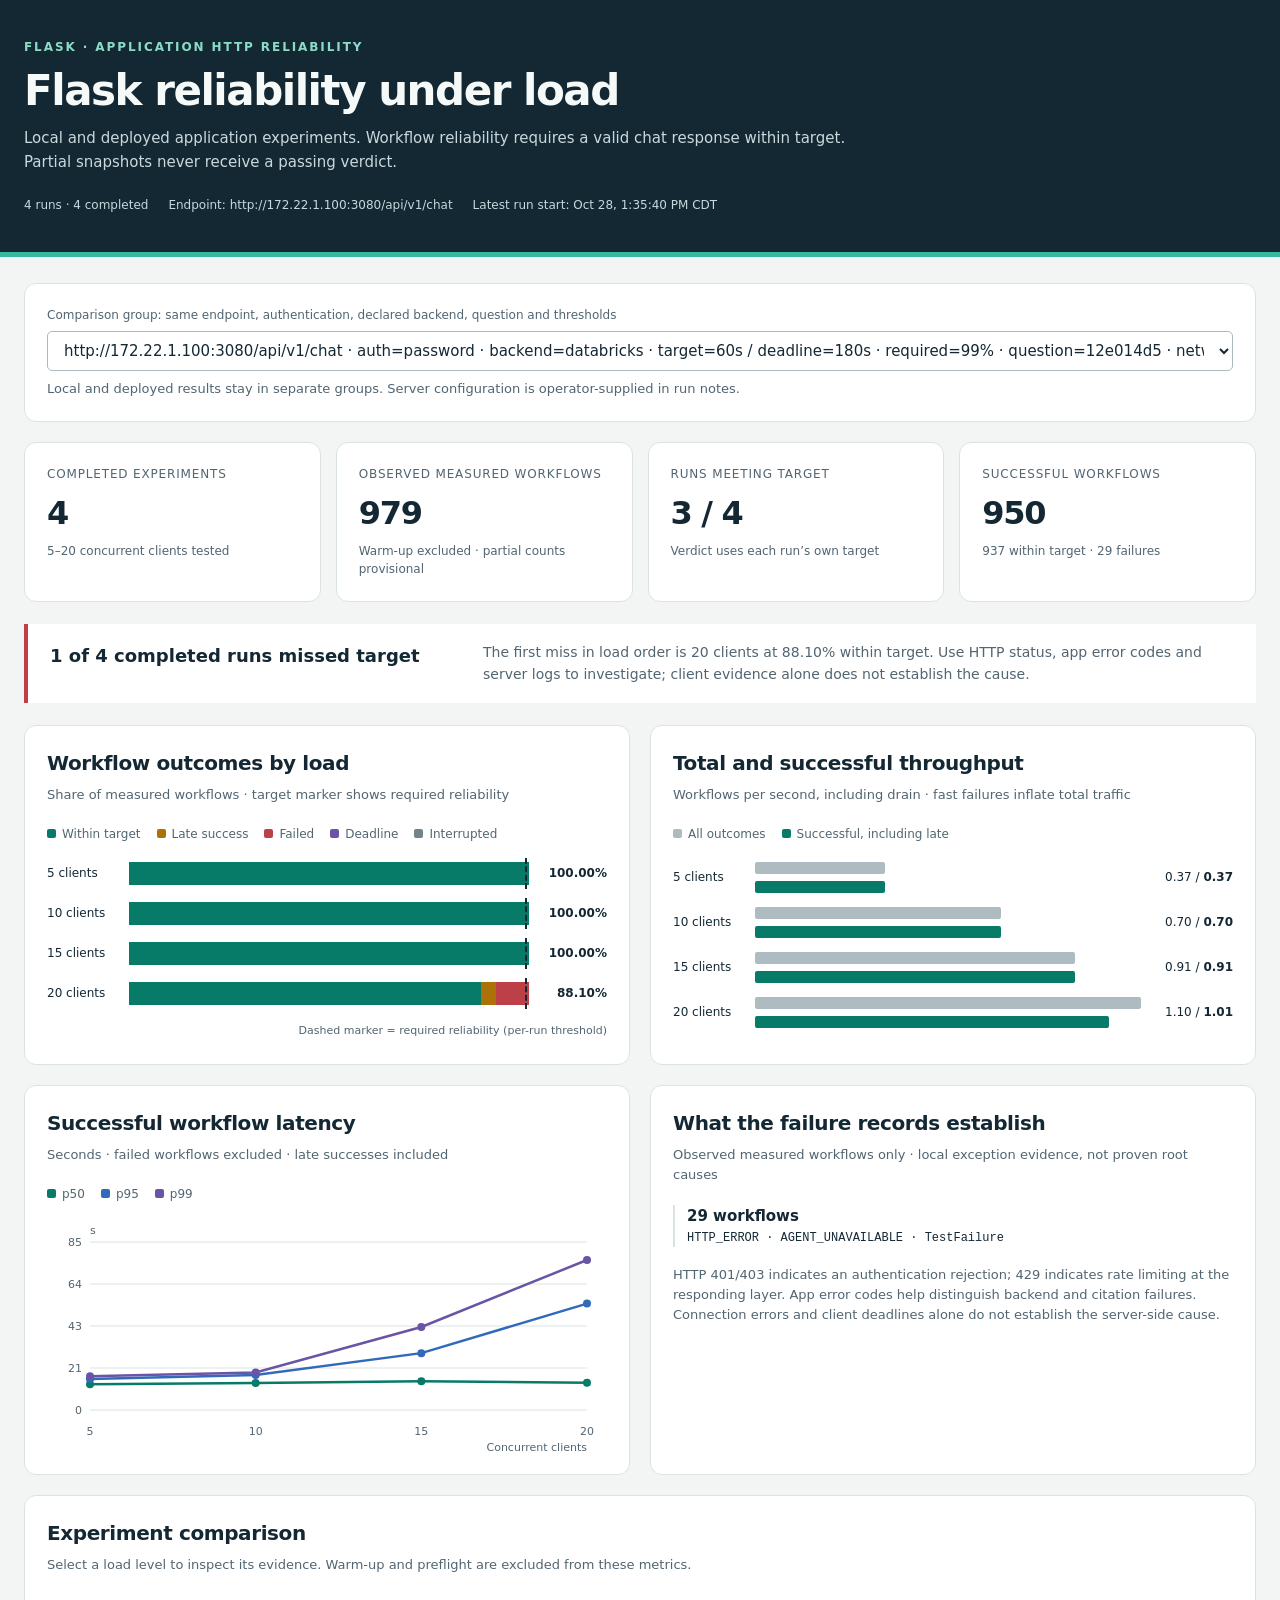
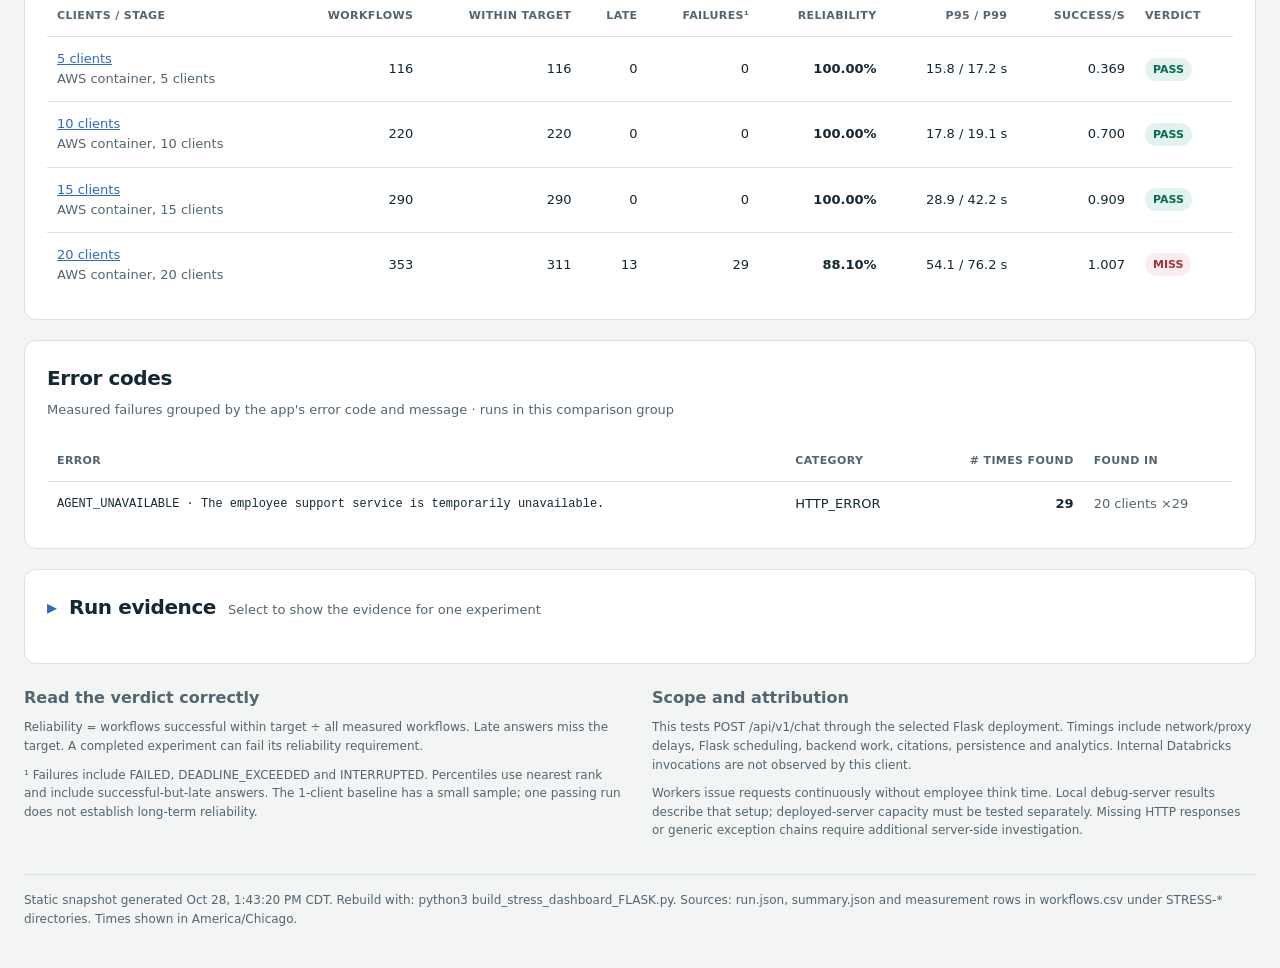
<file: stress_Test/20261028_ST/FLASK/flask_stress_test_dashboard.html>
<!doctype html>
<html lang="en">
<head>
<meta charset="utf-8"><meta name="viewport" content="width=device-width,initial-scale=1">
<title>Flask stress test · HTTP reliability dashboard</title>
<style>
:root{--ink:#142834;--muted:#526571;--paper:#f3f5f4;--card:#fff;--line:#dbe3e2;--good:#087b68;--late:#ac7207;--bad:#bd4049;--timeout:#6954a5;--other:#72838b;--blue:#316aba;--track:#e9efed}
*{box-sizing:border-box}body{margin:0;background:var(--paper);color:var(--ink);font:15px/1.55 system-ui,-apple-system,BlinkMacSystemFont,"Segoe UI",sans-serif}header{background:var(--ink);color:#f5faf8;padding:38px max(24px,calc((100vw - 1280px)/2));border-bottom:5px solid #35ba9f}header .eyebrow{color:#8cdbc8;font-size:12px;font-weight:700;letter-spacing:.16em;text-transform:uppercase}h1{font-size:clamp(28px,4vw,42px);line-height:1.16;letter-spacing:-.035em;margin:10px 0 12px}header p{color:#cad8dc;max-width:860px;margin:0}main{max-width:1328px;margin:auto;padding:26px 24px 40px}h2{font-size:20px;letter-spacing:-.02em;margin:0 0 6px}h3{font-size:16px;margin:0 0 8px}p{margin:0 0 14px}.sub,.muted{overflow-wrap:anywhere;color:var(--muted);font-size:13px}.sub{margin-bottom:20px}.meta{display:flex;gap:8px 20px;flex-wrap:wrap;margin-top:22px;color:#c5d8dc;font-size:12px;font-variant-numeric:tabular-nums}.metrics{display:grid;grid-template-columns:repeat(4,minmax(0,1fr));gap:15px;margin-bottom:22px}.metric,.panel{background:var(--card);border:1px solid var(--line);border-radius:12px;padding:22px}.metric .value{font-size:32px;letter-spacing:-.04em;line-height:1.25;margin:9px 0;font-weight:650}.metric .label{font-size:12px;text-transform:uppercase;letter-spacing:.07em;color:var(--muted)}.metric p{font-size:12px;margin:0;color:var(--muted)}.insight{border-left:4px solid var(--bad);background:#fff;padding:18px 22px;margin:0 0 22px;display:grid;grid-template-columns:1.1fr 2fr;gap:20px}.insight strong{font-size:18px}.insight p{margin:0;color:var(--muted);font-size:14px}.grid{display:grid;grid-template-columns:1fr 1fr;gap:20px;margin-bottom:20px}.wide{grid-column:1/-1}.panel{min-width:0}.legend{display:flex;flex-wrap:wrap;gap:8px 16px;font-size:12px;margin:8px 0 18px;color:var(--muted)}.legend span:before{content:"";display:inline-block;width:9px;height:9px;margin-right:6px;background:var(--swatch);border-radius:2px}.barrow{display:grid;grid-template-columns:72px 1fr 68px;align-items:center;gap:10px;margin:17px 0;font-size:12px;font-variant-numeric:tabular-nums}.track{display:flex;position:relative;height:23px;border-radius:3px;background:var(--track)}.segment{height:100%;min-width:0}.track .target{position:absolute;height:31px;top:-4px;border-left:2px dashed var(--ink);left:99%;z-index:1}.target-label{text-align:right;font-size:11px;color:var(--muted)}.throughputrow{display:grid;grid-template-columns:72px 1fr 82px;gap:10px;align-items:center;margin:14px 0;font-size:12px}.doubletrack{height:31px;position:relative}.doubletrack i{position:absolute;display:block;height:12px;border-radius:2px;left:0}.doubletrack .total{top:0;background:#aebbc0}.doubletrack .successful{bottom:0;background:var(--good)}.right{text-align:right;font-variant-numeric:tabular-nums}.scroll{overflow-x:auto}table{border-collapse:collapse;width:100%;font-size:13px}th{text-align:left;color:var(--muted);font-weight:550;font-size:11px;letter-spacing:.035em;text-transform:uppercase;white-space:nowrap}td,th{padding:12px 10px;border-bottom:1px solid var(--line)}tbody tr:last-child td{border-bottom:none}td.num,th.num{text-align:right;font-variant-numeric:tabular-nums;white-space:nowrap}.badge{display:inline-block;font-size:11px;font-weight:700;padding:3px 8px;border-radius:20px;white-space:nowrap}.pass{background:#e2f3ee;color:#096951}.fail{background:#fbecee;color:#a23440}.pending{background:#f0ebfa;color:#5c4891}a{color:var(--blue);text-decoration:underline;text-underline-offset:3px}button,select{font:inherit}button{background:transparent;border:0;color:var(--blue);text-decoration:underline;padding:0;cursor:pointer;text-align:left}button:focus-visible,a:focus-visible,select:focus-visible{outline:3px solid var(--blue);outline-offset:4px}select{padding:9px 12px;max-width:100%;border:1px solid #aabbbd;background:white;color:var(--ink);border-radius:5px}label{display:block;font-size:12px;margin-bottom:6px;color:var(--muted)}#detail-toggle>summary{cursor:pointer;list-style:none;display:flex;align-items:baseline;gap:12px;flex-wrap:wrap}#detail-toggle>summary::-webkit-details-marker{display:none}#detail-toggle>summary h2{margin:0}#detail-toggle>summary h2:before{content:"▸";display:inline-block;width:1.1em;color:var(--blue);transition:transform .15s}#detail-toggle[open]>summary h2:before{transform:rotate(90deg)}#detail-toggle[open]>summary{margin-bottom:16px}#detail-toggle>summary:focus-visible{outline:3px solid var(--blue);outline-offset:4px}.detail-head{display:flex;justify-content:space-between;gap:18px;flex-wrap:wrap;margin-bottom:20px}.detail-facts{display:grid;grid-template-columns:repeat(4,minmax(0,1fr));gap:14px;margin-bottom:24px}.detail-facts .number{font-size:23px;font-weight:650;font-variant-numeric:tabular-nums}.detail-facts small{display:block;color:var(--muted);font-size:12px}.links{display:flex;gap:10px 18px;flex-wrap:wrap;margin-top:18px;font-size:12px}.mono{font:12px/1.5 ui-monospace,SFMono-Regular,Consolas,monospace;overflow-wrap:anywhere}.notice{background:#faf4e5;color:#745414;padding:12px 15px;border-radius:5px;font-size:13px;margin-bottom:18px}.detailgrid{display:grid;grid-template-columns:1fr 1fr;gap:24px}.chart svg{display:block;width:100%}.chart text{font-family:inherit;fill:var(--muted);font-size:11px}.chart .axis{stroke:var(--line);stroke-width:1}.chart .series{fill:none;stroke-width:2.5}.chart .threshold{stroke:#7a8990;stroke-dasharray:4 4}.footnotes{margin-top:22px;display:grid;grid-template-columns:1fr 1fr;gap:24px;font-size:12px;color:var(--muted)}.footnotes p{margin-bottom:10px}footer{margin-top:24px;padding-top:16px;border-top:1px solid var(--line);font-size:12px;color:var(--muted)}.empty{padding:30px;text-align:center;color:var(--muted)}noscript{display:block;padding:25px}.sample{margin:10px 0;border-left:2px solid var(--line);padding-left:12px}.sample small{display:block;color:var(--muted)}
@media(max-width:900px){.metrics{grid-template-columns:repeat(2,minmax(0,1fr))}.grid,.detailgrid{grid-template-columns:1fr}.insight{grid-template-columns:1fr;gap:8px}}
@media(max-width:520px){main{padding:18px 12px}header{padding:28px 18px}.panel,.metric{padding:16px}.metrics{gap:10px}.metric .value{font-size:26px}.detail-facts{grid-template-columns:repeat(2,minmax(0,1fr))}.footnotes{grid-template-columns:1fr;gap:6px}.barrow{grid-template-columns:58px 1fr 58px;gap:6px}.throughputrow{grid-template-columns:58px 1fr 72px;gap:6px}}
@media print{header{background:white;color:var(--ink)}header p,.meta,header .eyebrow{color:var(--muted)}body{background:white}.panel,.metric{break-inside:avoid}button,select{color:var(--ink)}main{max-width:none}.links{display:none}.grid{grid-template-columns:1fr 1fr}}
</style>
</head><body>
<header><div class="eyebrow">Flask · Application HTTP reliability</div><h1>Flask reliability under load</h1><p>Local and deployed application experiments. Workflow reliability requires a valid chat response within target. Partial snapshots never receive a passing verdict.</p><div class="meta" id="metadata"></div></header>
<noscript>This dashboard requires JavaScript to display its embedded local results. No internet connection is required.</noscript>
<main>
<section class="panel" style="margin-bottom:20px"><label for="target-select">Comparison group: same endpoint, authentication, declared backend, question and thresholds</label><select id="target-select" style="width:100%;min-width:0"></select><p class="muted" style="margin:8px 0 0">Local and deployed results stay in separate groups. Server configuration is operator-supplied in run notes.</p></section><div id="warnings"></div><section class="metrics" id="metrics" aria-label="Experiment overview"></section>
<section class="insight" id="insight" aria-label="Main finding"></section>
<div class="grid">
<section class="panel"><h2>Workflow outcomes by load</h2><p class="sub">Share of measured workflows · target marker shows required reliability</p><div class="legend" id="outcome-legend"></div><div id="reliability"></div></section>
<section class="panel"><h2>Total and successful throughput</h2><p class="sub">Workflows per second, including drain · fast failures inflate total traffic</p><div class="legend"><span style="--swatch:#aebbc0">All outcomes</span><span style="--swatch:var(--good)">Successful, including late</span></div><div id="throughput"></div></section>
<section class="panel"><h2>Successful workflow latency</h2><p class="sub">Seconds · failed workflows excluded · late successes included</p><div class="legend"><span style="--swatch:var(--good)">p50</span><span style="--swatch:var(--blue)">p95</span><span style="--swatch:var(--timeout)">p99</span></div><div class="chart" id="latency-chart"></div></section>
<section class="panel"><h2>What the failure records establish</h2><p class="sub">Observed measured workflows only · local exception evidence, not proven root causes</p><div id="failure-overview"></div></section>
<section class="panel wide"><h2>Experiment comparison</h2><p class="sub">Select a load level to inspect its evidence. Warm-up and preflight are excluded from these metrics.</p><div class="scroll"><table id="comparison"><thead><tr><th>Clients / stage</th><th class="num">Workflows</th><th class="num">Within target</th><th class="num">Late</th><th class="num">Failures¹</th><th class="num">Reliability</th><th class="num">p95 / p99</th><th class="num">Success/s</th><th>Verdict</th></tr></thead><tbody></tbody></table></div></section>
<section class="panel wide"><h2>Error codes</h2><p class="sub">Measured failures grouped by the app's error code and message · runs in this comparison group</p><div class="scroll"><table id="error-codes"><thead><tr><th>Error</th><th>Category</th><th class="num"># times found</th><th>Found in</th></tr></thead><tbody></tbody></table></div></section>
<section class="panel wide" id="detail-section"><details id="detail-toggle"><summary><h2>Run evidence</h2><span class="sub">Select to show the evidence for one experiment</span></summary><div class="detail-head"><p class="sub" id="detail-id"></p><div><label for="run-select">Experiment</label><select id="run-select"></select></div></div><div id="detail" aria-live="polite"></div></details></section>
</div>
<section class="footnotes"><div><h3>Read the verdict correctly</h3><p>Reliability = workflows successful within target ÷ all measured workflows. Late answers miss the target. A completed experiment can fail its reliability requirement.</p><p>¹ Failures include FAILED, DEADLINE_EXCEEDED and INTERRUPTED. Percentiles use nearest rank and include successful-but-late answers. The 1-client baseline has a small sample; one passing run does not establish long-term reliability.</p></div><div><h3>Scope and attribution</h3><p>This tests POST /api/v1/chat through the selected Flask deployment. Timings include network/proxy delays, Flask scheduling, backend work, citations, persistence and analytics. Internal Databricks invocations are not observed by this client.</p><p>Workers issue requests continuously without employee think time. Local debug-server results describe that setup; deployed-server capacity must be tested separately. Missing HTTP responses or generic exception chains require additional server-side investigation.</p></div></section>
<footer id="footer"></footer>
</main>
<script id="dashboard-data" type="application/json">{"generated_at": "2026-10-28T18:43:20.660642+00:00", "runs": [{"folder": "STRESS-20261028_155835-c6063563", "config": {"test_type": "flask_http", "run_id": "STRESS-20261028_155835-c6063563", "started_at": "2026-10-28T15:58:35.698278+00:00", "base_url": "http://172.22.1.100:3080", "endpoint": "http://172.22.1.100:3080/api/v1/chat", "auth": "password", "backend_mode_declared": "databricks", "concurrency": 5, "duration_seconds": 300.0, "warmup_seconds": 60, "target_seconds": 60, "deadline_seconds": 180, "network_timeout_seconds": 180, "connect_timeout_seconds": 10, "min_reliability_percent": 99, "max_response_bytes": 2000000, "custom_ca_bundle": false, "question_characters": 56, "question_sha256": "12e014d50b45a072f9229d5a472294b5c48ca95bb1a006e600e72808e4a4f949", "run_note": "AWS container, 5 clients"}, "summary": {"test_type": "flask_http", "run_status": "COMPLETE", "measurement_complete": true, "passed": true, "target_seconds": 60, "deadline_seconds": 180, "required_reliability_percent": 99, "reliability_percent": 100.0, "workflows_started": 116, "outcomes": {"SUCCESS_WITHIN_TARGET": 116}, "successful_latency_seconds": {"count": 116, "mean": 13.306747315344872, "max": 17.380881374992896, "p50": 13.134393707994604, "p95": 15.751449208008125, "p99": 17.20462708399282}, "failed_latency_seconds": {"count": 0, "mean": null, "p50": null, "p95": null, "p99": null, "max": null}, "completed_workflows_per_second_including_drain": 0.36947714482370164, "successful_workflows_per_second_including_drain": 0.36947714482370164, "http_attempt_outcomes": {"SUCCESS_WITHIN_TARGET": 116}, "http_status_counts": {"200": 116}, "failure_categories": {}, "app_error_codes": {}, "failure_details": {}, "per_minute_start_cohorts": [{"minute": 0, "started": 25, "outcomes": {"SUCCESS_WITHIN_TARGET": 25}, "successful_latency_seconds": {"count": 25, "mean": 13.643828123358544, "max": 17.380881374992896, "p50": 13.831985374999931, "p95": 15.858979333017487, "p99": 17.380881374992896}}, {"minute": 1, "started": 22, "outcomes": {"SUCCESS_WITHIN_TARGET": 22}, "successful_latency_seconds": {"count": 22, "mean": 13.419084134317183, "max": 15.828891624987591, "p50": 13.070254666992696, "p95": 15.243928833020618, "p99": 15.828891624987591}}, {"minute": 2, "started": 24, "outcomes": {"SUCCESS_WITHIN_TARGET": 24}, "successful_latency_seconds": {"count": 24, "mean": 12.892854015500538, "max": 14.854089750006096, "p50": 12.8804683330236, "p95": 14.032561291998718, "p99": 14.854089750006096}}, {"minute": 3, "started": 22, "outcomes": {"SUCCESS_WITHIN_TARGET": 22}, "successful_latency_seconds": {"count": 22, "mean": 13.256985291679898, "max": 15.751449208008125, "p50": 13.326716833020328, "p95": 15.05455612501828, "p99": 15.751449208008125}}, {"minute": 4, "started": 23, "outcomes": {"SUCCESS_WITHIN_TARGET": 23}, "successful_latency_seconds": {"count": 23, "mean": 13.312389641395345, "max": 17.20462708399282, "p50": 12.904337292013224, "p95": 16.263953459012555, "p99": 17.20462708399282}}], "phases": [{"phase": "preflight", "started": 1, "submission_window_seconds": 16.03792008300661, "elapsed_with_drain_seconds": 16.03792387500289}, {"phase": "warmup", "started": 25, "submission_window_seconds": 60, "elapsed_with_drain_seconds": 70.49376833401038}, {"phase": "measurement", "started": 116, "submission_window_seconds": 300.0, "elapsed_with_drain_seconds": 313.95717333300854}], "notes": ["One process and persistent HTTP session per simulated client; no think time.", "Backend mode is operator-declared; HTTP success does not prove live inference or answer quality.", "Each workflow uses a fresh conversation UUID; correlation marker preserves slash routing.", "No automatic chat retries; internal Databricks invocations are not observable here.", "HTTP attempts can finish before parent receipt; workflow timing includes dispatch/collection.", "Stopping a local worker does not cancel Flask or Databricks work already running.", "Remote proxy, Flask, backend, persistence and analytics latency are included.", "Interrupted or errored runs cannot pass; small samples do not prove long-term reliability."], "run_error": null, "finished_at": "2026-10-28T16:05:16.953249+00:00"}, "partial": false, "checks": [], "group_key": "[\"http://172.22.1.100:3080/api/v1/chat\", \"password\", \"databricks\", \"12e014d50b45a072f9229d5a472294b5c48ca95bb1a006e600e72808e4a4f949\", 60, 180, 99, 180, 10]", "group_label": "http://172.22.1.100:3080/api/v1/chat \u00b7 auth=password \u00b7 backend=databricks \u00b7 target=60s / deadline=180s \u00b7 required=99% \u00b7 question=12e014d5 \u00b7 network=180s", "csv_count": 116, "http_status_counts": {"200": 116}, "app_error_codes": {}, "error_codes": [], "phase_outcomes": {"preflight: SUCCESS_WITHIN_TARGET": 1, "warmup: SUCCESS_WITHIN_TARGET": 25, "measurement: SUCCESS_WITHIN_TARGET": 116}, "successful_http_latency_seconds": {"count": 116, "mean": 13.296001304938068, "max": 17.378095249994658, "p50": 13.115218291990459, "p95": 15.750617541983956, "p99": 17.18690970801981}, "files": ["run.json", "summary.json", "workflows.csv", "attempts.csv", "events.csv"], "failure_signatures": [], "failure_samples": []}, {"folder": "STRESS-20261028_160701-c8e3285d", "config": {"test_type": "flask_http", "run_id": "STRESS-20261028_160701-c8e3285d", "started_at": "2026-10-28T16:07:01.195694+00:00", "base_url": "http://172.22.1.100:3080", "endpoint": "http://172.22.1.100:3080/api/v1/chat", "auth": "password", "backend_mode_declared": "databricks", "concurrency": 10, "duration_seconds": 300.0, "warmup_seconds": 60, "target_seconds": 60, "deadline_seconds": 180, "network_timeout_seconds": 180, "connect_timeout_seconds": 10, "min_reliability_percent": 99, "max_response_bytes": 2000000, "custom_ca_bundle": false, "question_characters": 56, "question_sha256": "12e014d50b45a072f9229d5a472294b5c48ca95bb1a006e600e72808e4a4f949", "run_note": "AWS container, 10 clients"}, "summary": {"test_type": "flask_http", "run_status": "COMPLETE", "measurement_complete": true, "passed": true, "target_seconds": 60, "deadline_seconds": 180, "required_reliability_percent": 99, "reliability_percent": 100.0, "workflows_started": 220, "outcomes": {"SUCCESS_WITHIN_TARGET": 220}, "successful_latency_seconds": {"count": 220, "mean": 14.025395050707315, "max": 21.913252500002272, "p50": 13.73734437499661, "p95": 17.778765291004675, "p99": 19.10849333301303}, "failed_latency_seconds": {"count": 0, "mean": null, "p50": null, "p95": null, "p99": null, "max": null}, "completed_workflows_per_second_including_drain": 0.7002813715571646, "successful_workflows_per_second_including_drain": 0.7002813715571646, "http_attempt_outcomes": {"SUCCESS_WITHIN_TARGET": 220}, "http_status_counts": {"200": 220}, "failure_categories": {}, "app_error_codes": {}, "failure_details": {}, "per_minute_start_cohorts": [{"minute": 0, "started": 49, "outcomes": {"SUCCESS_WITHIN_TARGET": 49}, "successful_latency_seconds": {"count": 49, "mean": 14.269364475162714, "max": 18.93271129101049, "p50": 14.086947500007227, "p95": 17.410105040995404, "p99": 18.93271129101049}}, {"minute": 1, "started": 41, "outcomes": {"SUCCESS_WITHIN_TARGET": 41}, "successful_latency_seconds": {"count": 41, "mean": 13.688913725583427, "max": 18.294066291011404, "p50": 13.520703040994704, "p95": 17.599013957980787, "p99": 18.294066291011404}}, {"minute": 2, "started": 44, "outcomes": {"SUCCESS_WITHIN_TARGET": 44}, "successful_latency_seconds": {"count": 44, "mean": 13.875582673266763, "max": 19.07720800000243, "p50": 13.424972292006714, "p95": 16.391876165987924, "p99": 19.07720800000243}}, {"minute": 3, "started": 41, "outcomes": {"SUCCESS_WITHIN_TARGET": 41}, "successful_latency_seconds": {"count": 41, "mean": 14.095893821145959, "max": 19.10849333301303, "p50": 13.634386000019731, "p95": 17.220489541999996, "p99": 19.10849333301303}}, {"minute": 4, "started": 45, "outcomes": {"SUCCESS_WITHIN_TARGET": 45}, "successful_latency_seconds": {"count": 45, "mean": 14.14856232962209, "max": 21.913252500002272, "p50": 13.663384124985896, "p95": 18.130307375016855, "p99": 21.913252500002272}}], "phases": [{"phase": "preflight", "started": 1, "submission_window_seconds": 13.748789334000321, "elapsed_with_drain_seconds": 13.748795166990021}, {"phase": "warmup", "started": 48, "submission_window_seconds": 60, "elapsed_with_drain_seconds": 74.34619991699583}, {"phase": "measurement", "started": 220, "submission_window_seconds": 300.0, "elapsed_with_drain_seconds": 314.15943495798274}], "notes": ["One process and persistent HTTP session per simulated client; no think time.", "Backend mode is operator-declared; HTTP success does not prove live inference or answer quality.", "Each workflow uses a fresh conversation UUID; correlation marker preserves slash routing.", "No automatic chat retries; internal Databricks invocations are not observable here.", "HTTP attempts can finish before parent receipt; workflow timing includes dispatch/collection.", "Stopping a local worker does not cancel Flask or Databricks work already running.", "Remote proxy, Flask, backend, persistence and analytics latency are included.", "Interrupted or errored runs cannot pass; small samples do not prove long-term reliability."], "run_error": null, "finished_at": "2026-10-28T16:13:44.663468+00:00"}, "partial": false, "checks": [], "group_key": "[\"http://172.22.1.100:3080/api/v1/chat\", \"password\", \"databricks\", \"12e014d50b45a072f9229d5a472294b5c48ca95bb1a006e600e72808e4a4f949\", 60, 180, 99, 180, 10]", "group_label": "http://172.22.1.100:3080/api/v1/chat \u00b7 auth=password \u00b7 backend=databricks \u00b7 target=60s / deadline=180s \u00b7 required=99% \u00b7 question=12e014d5 \u00b7 network=180s", "csv_count": 220, "http_status_counts": {"200": 220}, "app_error_codes": {}, "error_codes": [], "phase_outcomes": {"preflight: SUCCESS_WITHIN_TARGET": 1, "warmup: SUCCESS_WITHIN_TARGET": 48, "measurement: SUCCESS_WITHIN_TARGET": 220}, "successful_http_latency_seconds": {"count": 220, "mean": 14.01231973030504, "max": 21.89327391597908, "p50": 13.722820958006196, "p95": 17.754766375001054, "p99": 19.08846299999277}, "files": ["run.json", "summary.json", "workflows.csv", "attempts.csv", "events.csv"], "failure_signatures": [], "failure_samples": []}, {"folder": "STRESS-20261028_161442-c2540f1d", "config": {"test_type": "flask_http", "run_id": "STRESS-20261028_161442-c2540f1d", "started_at": "2026-10-28T16:14:42.019711+00:00", "base_url": "http://172.22.1.100:3080", "endpoint": "http://172.22.1.100:3080/api/v1/chat", "auth": "password", "backend_mode_declared": "databricks", "concurrency": 15, "duration_seconds": 300.0, "warmup_seconds": 60, "target_seconds": 60, "deadline_seconds": 180, "network_timeout_seconds": 180, "connect_timeout_seconds": 10, "min_reliability_percent": 99, "max_response_bytes": 2000000, "custom_ca_bundle": false, "question_characters": 56, "question_sha256": "12e014d50b45a072f9229d5a472294b5c48ca95bb1a006e600e72808e4a4f949", "run_note": "AWS container, 15 clients"}, "summary": {"test_type": "flask_http", "run_status": "COMPLETE", "measurement_complete": true, "passed": true, "target_seconds": 60, "deadline_seconds": 180, "required_reliability_percent": 99, "reliability_percent": 100.0, "workflows_started": 290, "outcomes": {"SUCCESS_WITHIN_TARGET": 290}, "successful_latency_seconds": {"count": 290, "mean": 15.980070234679593, "max": 46.06282912500319, "p50": 14.595125833002385, "p95": 28.89993354200851, "p99": 42.18594674998894}, "failed_latency_seconds": {"count": 0, "mean": null, "p50": null, "p95": null, "p99": null, "max": null}, "completed_workflows_per_second_including_drain": 0.9094052547099242, "successful_workflows_per_second_including_drain": 0.9094052547099242, "http_attempt_outcomes": {"SUCCESS_WITHIN_TARGET": 290}, "http_status_counts": {"200": 290}, "failure_categories": {}, "app_error_codes": {}, "failure_details": {}, "per_minute_start_cohorts": [{"minute": 0, "started": 67, "outcomes": {"SUCCESS_WITHIN_TARGET": 67}, "successful_latency_seconds": {"count": 67, "mean": 15.311449676029273, "max": 29.631527165998705, "p50": 15.02349691701238, "p95": 18.6632747919939, "p99": 29.631527165998705}}, {"minute": 1, "started": 59, "outcomes": {"SUCCESS_WITHIN_TARGET": 59}, "successful_latency_seconds": {"count": 59, "mean": 15.300815496509856, "max": 30.690477083000587, "p50": 14.772673500003293, "p95": 20.407798333995743, "p99": 30.690477083000587}}, {"minute": 2, "started": 51, "outcomes": {"SUCCESS_WITHIN_TARGET": 51}, "successful_latency_seconds": {"count": 51, "mean": 17.21566871162869, "max": 42.18594674998894, "p50": 14.484141374996398, "p95": 37.78953233300126, "p99": 42.18594674998894}}, {"minute": 3, "started": 64, "outcomes": {"SUCCESS_WITHIN_TARGET": 64}, "successful_latency_seconds": {"count": 64, "mean": 15.77094492193828, "max": 44.5617701250012, "p50": 14.195608874986647, "p95": 29.712341167003615, "p99": 44.5617701250012}}, {"minute": 4, "started": 49, "outcomes": {"SUCCESS_WITHIN_TARGET": 49}, "successful_latency_seconds": {"count": 49, "mean": 16.69929686065155, "max": 46.06282912500319, "p50": 14.49991987500107, "p95": 35.246675375005, "p99": 46.06282912500319}}], "phases": [{"phase": "preflight", "started": 1, "submission_window_seconds": 13.581925249978667, "elapsed_with_drain_seconds": 13.581928916973993}, {"phase": "warmup", "started": 61, "submission_window_seconds": 60, "elapsed_with_drain_seconds": 78.83778212501784}, {"phase": "measurement", "started": 290, "submission_window_seconds": 300.0, "elapsed_with_drain_seconds": 318.8897342499986}], "notes": ["One process and persistent HTTP session per simulated client; no think time.", "Backend mode is operator-declared; HTTP success does not prove live inference or answer quality.", "Each workflow uses a fresh conversation UUID; correlation marker preserves slash routing.", "No automatic chat retries; internal Databricks invocations are not observable here.", "HTTP attempts can finish before parent receipt; workflow timing includes dispatch/collection.", "Stopping a local worker does not cancel Flask or Databricks work already running.", "Remote proxy, Flask, backend, persistence and analytics latency are included.", "Interrupted or errored runs cannot pass; small samples do not prove long-term reliability."], "run_error": null, "finished_at": "2026-10-28T16:21:35.027941+00:00"}, "partial": false, "checks": [], "group_key": "[\"http://172.22.1.100:3080/api/v1/chat\", \"password\", \"databricks\", \"12e014d50b45a072f9229d5a472294b5c48ca95bb1a006e600e72808e4a4f949\", 60, 180, 99, 180, 10]", "group_label": "http://172.22.1.100:3080/api/v1/chat \u00b7 auth=password \u00b7 backend=databricks \u00b7 target=60s / deadline=180s \u00b7 required=99% \u00b7 question=12e014d5 \u00b7 network=180s", "csv_count": 290, "http_status_counts": {"200": 290}, "app_error_codes": {}, "error_codes": [], "phase_outcomes": {"preflight: SUCCESS_WITHIN_TARGET": 1, "warmup: SUCCESS_WITHIN_TARGET": 61, "measurement: SUCCESS_WITHIN_TARGET": 290}, "successful_http_latency_seconds": {"count": 290, "mean": 15.966673377861675, "max": 46.05418320800527, "p50": 14.57958150000195, "p95": 28.891811374982353, "p99": 42.17127150000306}, "files": ["run.json", "summary.json", "workflows.csv", "attempts.csv", "events.csv"], "failure_signatures": [], "failure_samples": []}, {"folder": "STRESS-20261028_183540-6a9ee369", "config": {"test_type": "flask_http", "run_id": "STRESS-20261028_183540-6a9ee369", "started_at": "2026-10-28T18:35:40.777539+00:00", "base_url": "http://172.22.1.100:3080", "endpoint": "http://172.22.1.100:3080/api/v1/chat", "auth": "password", "backend_mode_declared": "databricks", "concurrency": 20, "duration_seconds": 300.0, "warmup_seconds": 60, "target_seconds": 60, "deadline_seconds": 180, "network_timeout_seconds": 180, "connect_timeout_seconds": 10, "min_reliability_percent": 99, "max_response_bytes": 2000000, "custom_ca_bundle": false, "question_characters": 56, "question_sha256": "12e014d50b45a072f9229d5a472294b5c48ca95bb1a006e600e72808e4a4f949", "run_note": "AWS container, 20 clients"}, "summary": {"test_type": "flask_http", "run_status": "COMPLETE", "measurement_complete": true, "passed": false, "target_seconds": 60, "deadline_seconds": 180, "required_reliability_percent": 99, "reliability_percent": 88.10198300283287, "workflows_started": 353, "outcomes": {"SUCCESS_WITHIN_TARGET": 311, "SUCCESS_LATE": 13, "FAILED": 29}, "successful_latency_seconds": {"count": 324, "mean": 18.81752134955362, "max": 99.03262700000778, "p50": 13.828170291992137, "p95": 54.064224624977214, "p99": 76.23360137498821}, "failed_latency_seconds": {"count": 29, "mean": 3.5665637211721584, "max": 3.9093265410047024, "p50": 3.55378383299103, "p95": 3.776374166016467, "p99": 3.9093265410047024}, "completed_workflows_per_second_including_drain": 1.0976667818924628, "successful_workflows_per_second_including_drain": 1.00749019074549, "http_attempt_outcomes": {"SUCCESS_WITHIN_TARGET": 324, "FAILED": 29}, "http_status_counts": {"200": 324, "502": 29}, "failure_categories": {"HTTP_ERROR": 29}, "app_error_codes": {"AGENT_UNAVAILABLE": 29}, "failure_details": {"AGENT_UNAVAILABLE \u00b7 The employee support service is temporarily unavailable.": 29}, "per_minute_start_cohorts": [{"minute": 0, "started": 81, "outcomes": {"SUCCESS_WITHIN_TARGET": 76, "SUCCESS_LATE": 5}, "successful_latency_seconds": {"count": 81, "mean": 21.164597663644308, "max": 75.75314858398633, "p50": 14.43732354202075, "p95": 62.29964633300551, "p99": 75.75314858398633}}, {"minute": 1, "started": 45, "outcomes": {"SUCCESS_WITHIN_TARGET": 41, "SUCCESS_LATE": 4}, "successful_latency_seconds": {"count": 45, "mean": 22.42595197402083, "max": 83.78002658300102, "p50": 13.86585124998237, "p95": 76.23360137498821, "p99": 83.78002658300102}}, {"minute": 2, "started": 63, "outcomes": {"SUCCESS_WITHIN_TARGET": 59, "SUCCESS_LATE": 4}, "successful_latency_seconds": {"count": 63, "mean": 21.33979538760549, "max": 99.03262700000778, "p50": 13.24095025000861, "p95": 60.577283082995564, "p99": 99.03262700000778}}, {"minute": 3, "started": 59, "outcomes": {"SUCCESS_WITHIN_TARGET": 59}, "successful_latency_seconds": {"count": 59, "mean": 15.323798823490506, "max": 41.33784058399033, "p50": 13.53827370799263, "p95": 24.295999957976164, "p99": 41.33784058399033}}, {"minute": 4, "started": 105, "outcomes": {"SUCCESS_WITHIN_TARGET": 76, "FAILED": 29}, "successful_latency_seconds": {"count": 76, "mean": 14.800860890317907, "max": 36.983007916016504, "p50": 13.785334124986548, "p95": 23.056977166008437, "p99": 36.983007916016504}}], "phases": [{"phase": "preflight", "started": 1, "submission_window_seconds": 15.448106083000312, "elapsed_with_drain_seconds": 15.448110249999445}, {"phase": "warmup", "started": 90, "submission_window_seconds": 60, "elapsed_with_drain_seconds": 92.27234429199598}, {"phase": "measurement", "started": 353, "submission_window_seconds": 300.0, "elapsed_with_drain_seconds": 321.59122041700175}], "notes": ["One process and persistent HTTP session per simulated client; no think time.", "Backend mode is operator-declared; HTTP success does not prove live inference or answer quality.", "Each workflow uses a fresh conversation UUID; correlation marker preserves slash routing.", "No automatic chat retries; internal Databricks invocations are not observable here.", "HTTP attempts can finish before parent receipt; workflow timing includes dispatch/collection.", "Stopping a local worker does not cancel Flask or Databricks work already running.", "Remote proxy, Flask, backend, persistence and analytics latency are included.", "Interrupted or errored runs cannot pass; small samples do not prove long-term reliability."], "run_error": null, "finished_at": "2026-10-28T18:42:52.197214+00:00"}, "partial": false, "checks": [], "group_key": "[\"http://172.22.1.100:3080/api/v1/chat\", \"password\", \"databricks\", \"12e014d50b45a072f9229d5a472294b5c48ca95bb1a006e600e72808e4a4f949\", 60, 180, 99, 180, 10]", "group_label": "http://172.22.1.100:3080/api/v1/chat \u00b7 auth=password \u00b7 backend=databricks \u00b7 target=60s / deadline=180s \u00b7 required=99% \u00b7 question=12e014d5 \u00b7 network=180s", "csv_count": 353, "http_status_counts": {"200": 324, "502": 29}, "app_error_codes": {"AGENT_UNAVAILABLE": 29}, "error_codes": [{"error": "AGENT_UNAVAILABLE \u00b7 The employee support service is temporarily unavailable.", "category": "HTTP_ERROR", "count": 29}], "phase_outcomes": {"preflight: SUCCESS_WITHIN_TARGET": 1, "warmup: SUCCESS_WITHIN_TARGET": 80, "warmup: FAILED": 10, "measurement: SUCCESS_WITHIN_TARGET": 311, "measurement: SUCCESS_LATE": 13, "measurement: FAILED": 29}, "successful_http_latency_seconds": {"count": 324, "mean": 18.804420894541654, "max": 99.02946245900239, "p50": 13.821019124996383, "p95": 54.04399708402343, "p99": 76.22596283300663}, "files": ["run.json", "summary.json", "workflows.csv", "attempts.csv", "events.csv"], "failure_signatures": [{"stage": "http_response", "category": "HTTP_ERROR", "chain": "TestFailure", "app_code": "AGENT_UNAVAILABLE", "count": 29}], "failure_samples": [{"workflow_id": "STRESS-20261028_183540-6a9ee369-measurement-000274", "started_at": "2026-10-28T18:41:50.139434+00:00", "outcome": "FAILED", "stage": "http_response", "error_category": "HTTP_ERROR", "exception_chain": "TestFailure", "request_id": "3e2a60dd-1ee3-4aac-8a72-4fc5256ec7d2", "header_request_id": "3e2a60dd-1ee3-4aac-8a72-4fc5256ec7d2", "http_status": "502", "app_error_code": "AGENT_UNAVAILABLE"}, {"workflow_id": "STRESS-20261028_183540-6a9ee369-measurement-000275", "started_at": "2026-10-28T18:41:50.287680+00:00", "outcome": "FAILED", "stage": "http_response", "error_category": "HTTP_ERROR", "exception_chain": "TestFailure", "request_id": "d8c29adc-64a7-423a-87d7-dce53a02c5f2", "header_request_id": "d8c29adc-64a7-423a-87d7-dce53a02c5f2", "http_status": "502", "app_error_code": "AGENT_UNAVAILABLE"}, {"workflow_id": "STRESS-20261028_183540-6a9ee369-measurement-000273", "started_at": "2026-10-28T18:41:50.114614+00:00", "outcome": "FAILED", "stage": "http_response", "error_category": "HTTP_ERROR", "exception_chain": "TestFailure", "request_id": "d04de732-2877-4abd-8686-5a388a6a654e", "header_request_id": "d04de732-2877-4abd-8686-5a388a6a654e", "http_status": "502", "app_error_code": "AGENT_UNAVAILABLE"}, {"workflow_id": "STRESS-20261028_183540-6a9ee369-measurement-000276", "started_at": "2026-10-28T18:41:51.427521+00:00", "outcome": "FAILED", "stage": "http_response", "error_category": "HTTP_ERROR", "exception_chain": "TestFailure", "request_id": "42bf5f08-fd59-4626-98b5-f462be64b1d3", "header_request_id": "42bf5f08-fd59-4626-98b5-f462be64b1d3", "http_status": "502", "app_error_code": "AGENT_UNAVAILABLE"}, {"workflow_id": "STRESS-20261028_183540-6a9ee369-measurement-000277", "started_at": "2026-10-28T18:41:51.599053+00:00", "outcome": "FAILED", "stage": "http_response", "error_category": "HTTP_ERROR", "exception_chain": "TestFailure", "request_id": "87d1ef3e-9e57-4b26-9e92-96c2d1a873a5", "header_request_id": "87d1ef3e-9e57-4b26-9e92-96c2d1a873a5", "http_status": "502", "app_error_code": "AGENT_UNAVAILABLE"}]}], "skipped": []}</script>
<script>
'use strict';
const DATA=JSON.parse(document.getElementById('dashboard-data').textContent);
const allRuns=DATA.runs;
let runs=allRuns;
const $=id=>document.getElementById(id);
const esc=value=>String(value??'').replace(/[&<>"']/g,c=>({'&':'&amp;','<':'&lt;','>':'&gt;','"':'&quot;',"'":'&#39;'}[c]));
const n=(v,d=0)=>v===null||v===undefined?'—':Number(v).toLocaleString('en-US',{minimumFractionDigits:d,maximumFractionDigits:d});
const pct=v=>v===null||v===undefined?'—':n(v,2)+'%';
const sum=(items,fn)=>items.reduce((a,x)=>a+fn(x),0);
const count=(r,k)=>r.summary.outcomes?.[k]||0;
const successful=r=>count(r,'SUCCESS_WITHIN_TARGET')+count(r,'SUCCESS_LATE');
const failures=r=>r.summary.workflows_started-successful(r);
const complete=r=>r.summary.run_status==='COMPLETE'&&r.summary.measurement_complete;
const verdict=r=>!complete(r)?'<span class="badge pending">INCOMPLETE</span>':r.summary.passed?'<span class="badge pass">PASS</span>':'<span class="badge fail">MISS</span>';
const COLORS={SUCCESS_WITHIN_TARGET:'var(--good)',SUCCESS_LATE:'var(--late)',FAILED:'var(--bad)',DEADLINE_EXCEEDED:'var(--timeout)',INTERRUPTED:'var(--other)'};
const LABELS={SUCCESS_WITHIN_TARGET:'Within target',SUCCESS_LATE:'Late success',FAILED:'Failed',DEADLINE_EXCEEDED:'Deadline',INTERRUPTED:'Interrupted'};
const chicago=value=>value?new Intl.DateTimeFormat('en-US',{timeZone:'America/Chicago',month:'short',day:'numeric',hour:'numeric',minute:'2-digit',second:'2-digit',timeZoneName:'short'}).format(new Date(value)):'—';
const link=(r,file,label)=>`<a href="${encodeURIComponent(r.folder)}/${encodeURIComponent(file)}">${esc(label||file)}</a>`;
let loaded=[];
let totals={};
function lineChart(element, series, xlabels, options={}){
 const width=Math.max(element.clientWidth||600,250),height=230,left=43,right=20,top=20,bottom=42;
 const values=series.flatMap(s=>s.values.filter(v=>v!==null&&v!==undefined));
 const max=options.max||Math.max(1,...values,options.target||0)*1.12;
 const positions=options.xvalues||xlabels.map((_,i)=>i),xmin=Math.min(...positions),xmax=Math.max(...positions);
 const x=i=>left+(xmax>xmin?(positions[i]-xmin)/(xmax-xmin):.5)*(width-left-right),y=v=>height-bottom-v/max*(height-top-bottom);
 let html=`<svg viewBox="0 0 ${width} ${height}" role="img" aria-label="${esc(options.label||'Trend chart')}"><title>${esc(options.label||'Trend chart')}</title>`;
 for(let i=0;i<=4;i++){const val=max*i/4;html+=`<line class="axis" x1="${left}" y1="${y(val)}" x2="${width-right}" y2="${y(val)}"/><text x="${left-8}" y="${y(val)+4}" text-anchor="end">${n(val,0)}</text>`;}
 if(options.target!==undefined)html+=`<line class="threshold" x1="${left}" y1="${y(options.target)}" x2="${width-right}" y2="${y(options.target)}"/>`;
 xlabels.forEach((label,i)=>{if(xlabels.length<=6||i%2===0||i===xlabels.length-1)html+=`<text x="${x(i)}" y="${height-17}" text-anchor="middle">${esc(label)}</text>`;});
 series.forEach(s=>{let path='';s.values.forEach((v,i)=>{if(v===null||v===undefined){path+=' ';return;}path+=`${i===0||s.values[i-1]===null||s.values[i-1]===undefined?'M':'L'}${x(i)},${y(v)} `;});html+=`<path class="series" d="${path}" style="stroke:${s.color}"/>`;s.values.forEach((v,i)=>{if(v!==null&&v!==undefined)html+=`<circle cx="${x(i)}" cy="${y(v)}" r="4" style="fill:${s.color}"><title>${esc(xlabels[i])}: ${esc(s.label)} ${n(v,2)}${esc(options.unit||'')}</title></circle>`;});});
 html+=`<text x="${left}" y="12">${esc(options.unit||'')}</text><text x="${width-right}" y="${height-1}" text-anchor="end">${esc(options.xaxis||'Concurrent clients')}</text></svg>`;
 element.innerHTML=html;
}
function renderOverview(){
 loaded=runs.filter(complete);
 totals={workflows:sum(runs,r=>r.summary.workflows_started||0),good:sum(runs,successful),ontime:sum(runs,r=>count(r,'SUCCESS_WITHIN_TARGET')),failed:sum(runs,failures)};
 $('metadata').innerHTML=`<span>${runs.length} runs · ${loaded.length} completed</span><span>Endpoint: ${esc([...new Set(runs.map(r=>r.config.endpoint))].join(', '))}</span><span>Latest run start: ${esc(chicago(runs.map(r=>r.config.started_at).filter(Boolean).sort().slice(-1)[0]))}</span>`;
 const passed=loaded.filter(r=>r.summary.passed);
 const warnings=runs.flatMap(r=>r.checks.map(c=>r.folder+': '+c));
 const partial=runs.filter(r=>r.partial);
 if(partial.length)warnings.push(`${partial.length} run(s) have no readable summary.json. Counts and latency use finalized CSV rows only; unfinished workflows are not included. Partial percentages are provisional and cannot pass.`);
 DATA.skipped.forEach(r=>warnings.push(r.folder+': '+r.reason+'; excluded from this snapshot.'));
 $('warnings').innerHTML=warnings.length?`<div class="notice">${warnings.map(esc).join('<br>')}</div>`:'';
 const metrics=[['Completed experiments',n(loaded.length),`${loaded.length?n(Math.min(...loaded.map(r=>r.config.concurrency))):'—'}–${loaded.length?n(Math.max(...loaded.map(r=>r.config.concurrency))):'—'} concurrent clients tested`],['Observed measured workflows',n(totals.workflows),'Warm-up excluded · partial counts provisional'],['Runs meeting target',`${passed.length} / ${loaded.length}`,'Verdict uses each run’s own target'],['Successful workflows',n(totals.good),`${n(totals.ontime)} within target · ${n(totals.failed)} failures`]];
 $('metrics').innerHTML=metrics.map(([label,value,note])=>`<article class="metric"><div class="label">${esc(label)}</div><div class="value">${esc(value)}</div><p>${esc(note)}</p></article>`).join('');
 const misses=loaded.filter(r=>!r.summary.passed);
 $('insight').innerHTML=!loaded.length?'<strong>Partial results; verdict pending</strong><p>No completed measurement is available in this comparison group. Provisional statistics cover finalized CSV rows only and omit unfinished work.</p>':misses.length?`<strong>${misses.length} of ${loaded.length} completed runs missed target</strong><p>The first miss in load order is ${n(misses[0].config.concurrency)} clients at ${pct(misses[0].summary.reliability_percent)} within target. Use HTTP status, app error codes and server logs to investigate; client evidence alone does not establish the cause.</p>`:'<strong>All completed runs in this group meet target</strong><p>These observations describe this deployment and workload. Repeat near the operating boundary; a small passing sample does not establish long-term reliability.</p>';
 $('outcome-legend').innerHTML=Object.keys(LABELS).map(k=>`<span style="--swatch:${COLORS[k]}">${LABELS[k]}</span>`).join('');
 $('reliability').innerHTML=runs.map(r=>{const total=r.summary.workflows_started||0;const pieces=Object.keys(LABELS).map(k=>`<div class="segment" style="width:${total?100*count(r,k)/total:0}%;background:${COLORS[k]}" title="${LABELS[k]}: ${count(r,k)}"></div>`).join('');return `<div class="barrow"><span>${n(r.config.concurrency)} clients</span><div class="track" role="img" aria-label="${esc(`${r.config.concurrency} clients: ${pct(r.summary.reliability_percent)} within target`)}">${pieces}<i class="target" style="left:${r.summary.required_reliability_percent}%"></i></div><strong class="right">${pct(r.summary.reliability_percent)}</strong></div>`;}).join('')+'<div class="target-label">Dashed marker = required reliability (per-run threshold)</div>';
 const max=Math.max(1,...runs.map(r=>r.summary.completed_workflows_per_second_including_drain||0));
 $('throughput').innerHTML=runs.map(r=>{const total=r.summary.completed_workflows_per_second_including_drain,good=r.summary.successful_workflows_per_second_including_drain;if(total===null||total===undefined)return `<div class="throughputrow"><span>${n(r.config.concurrency)} clients</span><div class="muted">Pending completed measurement</div><div class="right">— / —</div></div>`;return `<div class="throughputrow"><span>${n(r.config.concurrency)} clients</span><div class="doubletrack" role="img" aria-label="${n(total,3)} total and ${n(good,3)} successful workflows per second"><i class="total" style="width:${100*total/max}%"></i><i class="successful" style="width:${100*good/max}%"></i></div><div class="right">${n(total,2)} / <strong>${n(good,2)}</strong></div></div>`;}).join('');
 $('comparison').querySelector('tbody').innerHTML=runs.map((r,i)=>`<tr><td><button type="button" data-run="${i}">${n(r.config.concurrency)} clients</button><div class="muted">${esc(r.config.run_note)}</div></td><td class="num">${n(r.summary.workflows_started)}</td><td class="num">${n(count(r,'SUCCESS_WITHIN_TARGET'))}</td><td class="num">${n(count(r,'SUCCESS_LATE'))}</td><td class="num">${n(failures(r))}</td><td class="num"><strong>${pct(r.summary.reliability_percent)}</strong></td><td class="num">${n(r.summary.successful_latency_seconds?.p95,1)} / ${n(r.summary.successful_latency_seconds?.p99,1)} s</td><td class="num">${n(r.summary.successful_workflows_per_second_including_drain,3)}</td><td>${verdict(r)}</td></tr>`).join('');
 $('run-select').innerHTML=runs.map((r,i)=>`<option value="${i}">${n(r.config.concurrency)} clients · ${esc(r.config.run_note||r.folder)}</option>`).join('');
 const signatures=new Map();runs.forEach(r=>r.failure_signatures.forEach(f=>{const key=[f.category,f.app_code,f.chain].filter(Boolean).join(' · ');signatures.set(key,(signatures.get(key)||0)+f.count)}));
 $('failure-overview').innerHTML=[...signatures.entries()].sort((a,b)=>b[1]-a[1]).map(([chain,count])=>`<div class="sample"><strong>${n(count)} workflows</strong><div class="mono">${esc(chain)}</div></div>`).join('')||'<p>No measured failures recorded in finalized rows.</p>';
 $('failure-overview').innerHTML+='<p class="muted" style="margin-top:18px">HTTP 401/403 indicates an authentication rejection; 429 indicates rate limiting at the responding layer. App error codes help distinguish backend and citation failures. Connection errors and client deadlines alone do not establish the server-side cause.</p>';
 const errorCodes=new Map();runs.forEach(r=>(r.error_codes||[]).forEach(e=>{const key=e.error+'\u0000'+e.category;const item=errorCodes.get(key)||{error:e.error,category:e.category,count:0,runs:[]};item.count+=e.count;item.runs.push(`${n(r.config.concurrency)} clients ×${n(e.count)}`);errorCodes.set(key,item);}));
 $('error-codes').querySelector('tbody').innerHTML=[...errorCodes.values()].sort((a,b)=>b.count-a.count).map(e=>`<tr><td class="mono">${esc(e.error)}</td><td>${esc(e.category)}</td><td class="num"><strong>${n(e.count)}</strong></td><td class="muted">${esc(e.runs.join(' · '))}</td></tr>`).join('')||'<tr><td colspan="4" class="muted">No measured failures recorded.</td></tr>';
 $('footer').textContent=`Static snapshot generated ${chicago(DATA.generated_at)}. Rebuild with: python3 build_stress_dashboard_FLASK.py. Sources: run.json, summary.json and measurement rows in workflows.csv under STRESS-* directories. Times shown in America/Chicago.`;
}
function renderLatency(){lineChart($('latency-chart'),[['p50','var(--good)'],['p95','var(--blue)'],['p99','var(--timeout)']].map(([key,color])=>({label:key,color,values:runs.map(r=>r.summary.successful_latency_seconds?.[key]??null)})),runs.map(r=>String(r.config.concurrency)),{unit:'s',xvalues:runs.map(r=>r.config.concurrency),label:'Successful workflow latency percentiles by concurrent clients'});}
let selected=0;
function countTable(counts,label){const entries=Object.entries(counts);return entries.length?`<table><thead><tr><th>${esc(label)}</th><th class="num">Count</th></tr></thead><tbody>${entries.map(([code,count])=>`<tr><td>${esc(code)}</td><td class="num">${n(count)}</td></tr>`).join('')}</tbody></table>`:'<p class="muted">No observed records.</p>';}
function renderDetails(index){
 selected=index;const r=runs[index];if(!r)return;const s=r.summary,c=r.config;
 $('run-select').value=String(index);$('detail-id').textContent=r.folder;
 const phase=s.phases?.find(p=>p.phase==='measurement');
 const http2xx=Object.entries(r.http_status_counts).filter(([code])=>/^2\d\d$/.test(code)).reduce((a,[,v])=>a+v,0);
 const httpObserved=Object.values(r.http_status_counts).reduce((a,b)=>a+b,0);
 $('detail').innerHTML=`<div class="detail-facts"><div class="number">${verdict(r)}<small>${pct(s.reliability_percent)} within ${n(c.target_seconds)} s</small></div><div class="number">${n(s.workflows_started)}<small>Observed measured workflows · ${n(c.concurrency)} clients</small></div><div class="number">${n(s.successful_latency_seconds?.p99,1)} s<small>Successful-workflow p99</small></div><div class="number">${n(http2xx)} / ${n(httpObserved)}<small>HTTP 2xx responses · not a chat-validity verdict</small></div></div>
 <p class="muted">Target ${esc(c.endpoint)} · Auth ${esc(c.auth||'unknown')} · Backend declared ${esc(c.backend_mode_declared||'unknown')} (not remotely verified)</p>
 <p class="muted">Started ${esc(chicago(c.started_at))} · Measurement ${n(c.duration_seconds)} s + drain (${n(phase?.elapsed_with_drain_seconds,1)} s total) · Warm-up ${n(c.warmup_seconds)} s · Deadline ${n(c.deadline_seconds)} s · Network-operation timeout ${n(c.network_timeout_seconds)} s</p>
 <p class="muted">Observed phase outcomes: ${esc(Object.entries(r.phase_outcomes).map(([key,value])=>`${key} = ${value}`).join('; ')||'No finalized workflows yet')}</p>
 <div class="detailgrid" style="margin-bottom:20px"><div><h3>HTTP status evidence</h3>${countTable(r.http_status_counts,'HTTP status / no response')}</div><div><h3>Application error codes</h3>${countTable(r.app_error_codes,'App error code')}<p class="muted">A valid HTTP 200 must also pass JSON/chat-schema checks. Source presence does not prove answer quality.</p></div></div>
 <div class="detailgrid"><div><h3>Reliability by workflow start minute</h3><p class="sub">Percent within target · cohorts based on when work started</p><div class="chart" id="minute-chart"></div></div><div><h3>Failure signatures</h3>${r.failure_signatures.length?`<div class="scroll"><table><thead><tr><th>Stage / category</th><th class="num">Count</th></tr></thead><tbody>${r.failure_signatures.map(f=>`<tr><td>${esc(f.stage)} · ${esc(f.category)}${f.app_code?` · ${esc(f.app_code)}`:''}<div class="mono">${esc(f.chain)}</div></td><td class="num">${n(f.count)}</td></tr>`).join('')}</tbody></table></div>`:'<p class="muted">No measured failures.</p>'}</div></div>
 <div class="detailgrid" style="margin-top:22px"><div><h3>Chat response latency</h3><div class="scroll"><table><thead><tr><th>Call group</th><th class="num">Mean</th><th class="num">p95</th><th class="num">p99</th></tr></thead><tbody>${[['Successful workflow',s.successful_latency_seconds],['Successful HTTP transport',r.successful_http_latency_seconds],['Failed workflow',s.failed_latency_seconds]].map(([name,v])=>`<tr><td>${name}</td><td class="num">${n(v?.mean,2)} s</td><td class="num">${n(v?.p95,2)} s</td><td class="num">${n(v?.p99,2)} s</td></tr>`).join('')}</tbody></table></div><p class="muted" style="margin-top:8px">HTTP transport includes response-body download. Workflow timing also includes validation, dispatch and result collection. Neither isolates model execution or citation time.</p></div><div><h3>Example failed workflow IDs</h3>${r.failure_samples.length?r.failure_samples.map(f=>`<div class="sample"><div class="mono">${esc(f.workflow_id)}</div><small>${esc(f.outcome)} · ${esc(chicago(f.started_at))}</small><small>App request ID: <span class="mono">${esc(f.request_id||'Unavailable')}</span> · HTTP ${esc(f.http_status||'no response')}</small></div>`).join(''):'<p class="muted">No failed workflows to inspect.</p>'}</div></div>
 <h3 style="margin-top:22px">Error codes in this run</h3>${(r.error_codes||[]).length?`<div class="scroll"><table><thead><tr><th>Error</th><th>Category</th><th class="num"># times found</th></tr></thead><tbody>${r.error_codes.map(e=>`<tr><td class="mono">${esc(e.error)}</td><td>${esc(e.category)}</td><td class="num">${n(e.count)}</td></tr>`).join('')}</tbody></table></div>`:'<p class="muted">No measured failures.</p>'}
 <div class="links">${r.files.map(file=>link(r,file)).join('')}</div><p class="muted" style="margin-top:10px">${r.checks.length?esc(r.checks.join(' ')):r.partial?`Partial CSV snapshot: ${n(r.csv_count)} finalized measurement rows; summary unavailable.`:`CSV cross-check: ${n(r.csv_count)} measurement rows and outcome counts match summary.json.`}</p>`;
 renderMinute();
}
function renderMinute(){const r=runs[selected];if(!r)return;const cohorts=r.summary.per_minute_start_cohorts||[];if(!cohorts.length){$('minute-chart').innerHTML='<p class="muted">No measurement rows yet.</p>';return;}lineChart($('minute-chart'),[{label:'Within target',color:'var(--good)',values:cohorts.map(c=>c.started?100*(c.outcomes.SUCCESS_WITHIN_TARGET||0)/c.started:null)}],cohorts.map(c=>String(c.minute)),{unit:'%',max:100,target:r.summary.required_reliability_percent,xaxis:'Start minute (0-based)',label:'Workflow reliability by measurement start minute'});}
if(!runs.length){$('metrics').innerHTML='<p class="empty">No Flask run metadata was found. Run a Flask experiment, then rebuild this dashboard.</p>';$('warnings').textContent=DATA.skipped.map(s=>s.folder+': '+s.reason).join('; ');}
else{const groups=[...new Set(allRuns.map(r=>r.group_key))];$('target-select').innerHTML=groups.map((key,i)=>`<option value="${i}">${esc(allRuns.find(r=>r.group_key===key).group_label)}</option>`).join('');const newest=allRuns.slice().sort((a,b)=>String(a.config.started_at).localeCompare(String(b.config.started_at))).slice(-1)[0];function selectGroup(i){runs=allRuns.filter(r=>r.group_key===groups[i]);renderOverview();renderLatency();renderDetails(runs.length-1);}$('target-select').value=String(groups.indexOf(newest.group_key));selectGroup(Number($('target-select').value));$('target-select').addEventListener('change',e=>selectGroup(Number(e.target.value)));$('run-select').addEventListener('change',e=>renderDetails(Number(e.target.value)));$('detail-toggle').addEventListener('toggle',()=>{if($('detail-toggle').open)renderMinute();});$('comparison').addEventListener('click',e=>{const button=e.target.closest('button[data-run]');if(button){$('detail-toggle').open=true;renderDetails(Number(button.dataset.run));$('detail-section').scrollIntoView({behavior:matchMedia('(prefers-reduced-motion: reduce)').matches?'instant':'smooth'});$('run-select').focus({preventScroll:true});}});let pending;window.addEventListener('resize',()=>{clearTimeout(pending);pending=setTimeout(()=>{renderLatency();renderMinute();},100);});}
</script></body></html>
</file>
